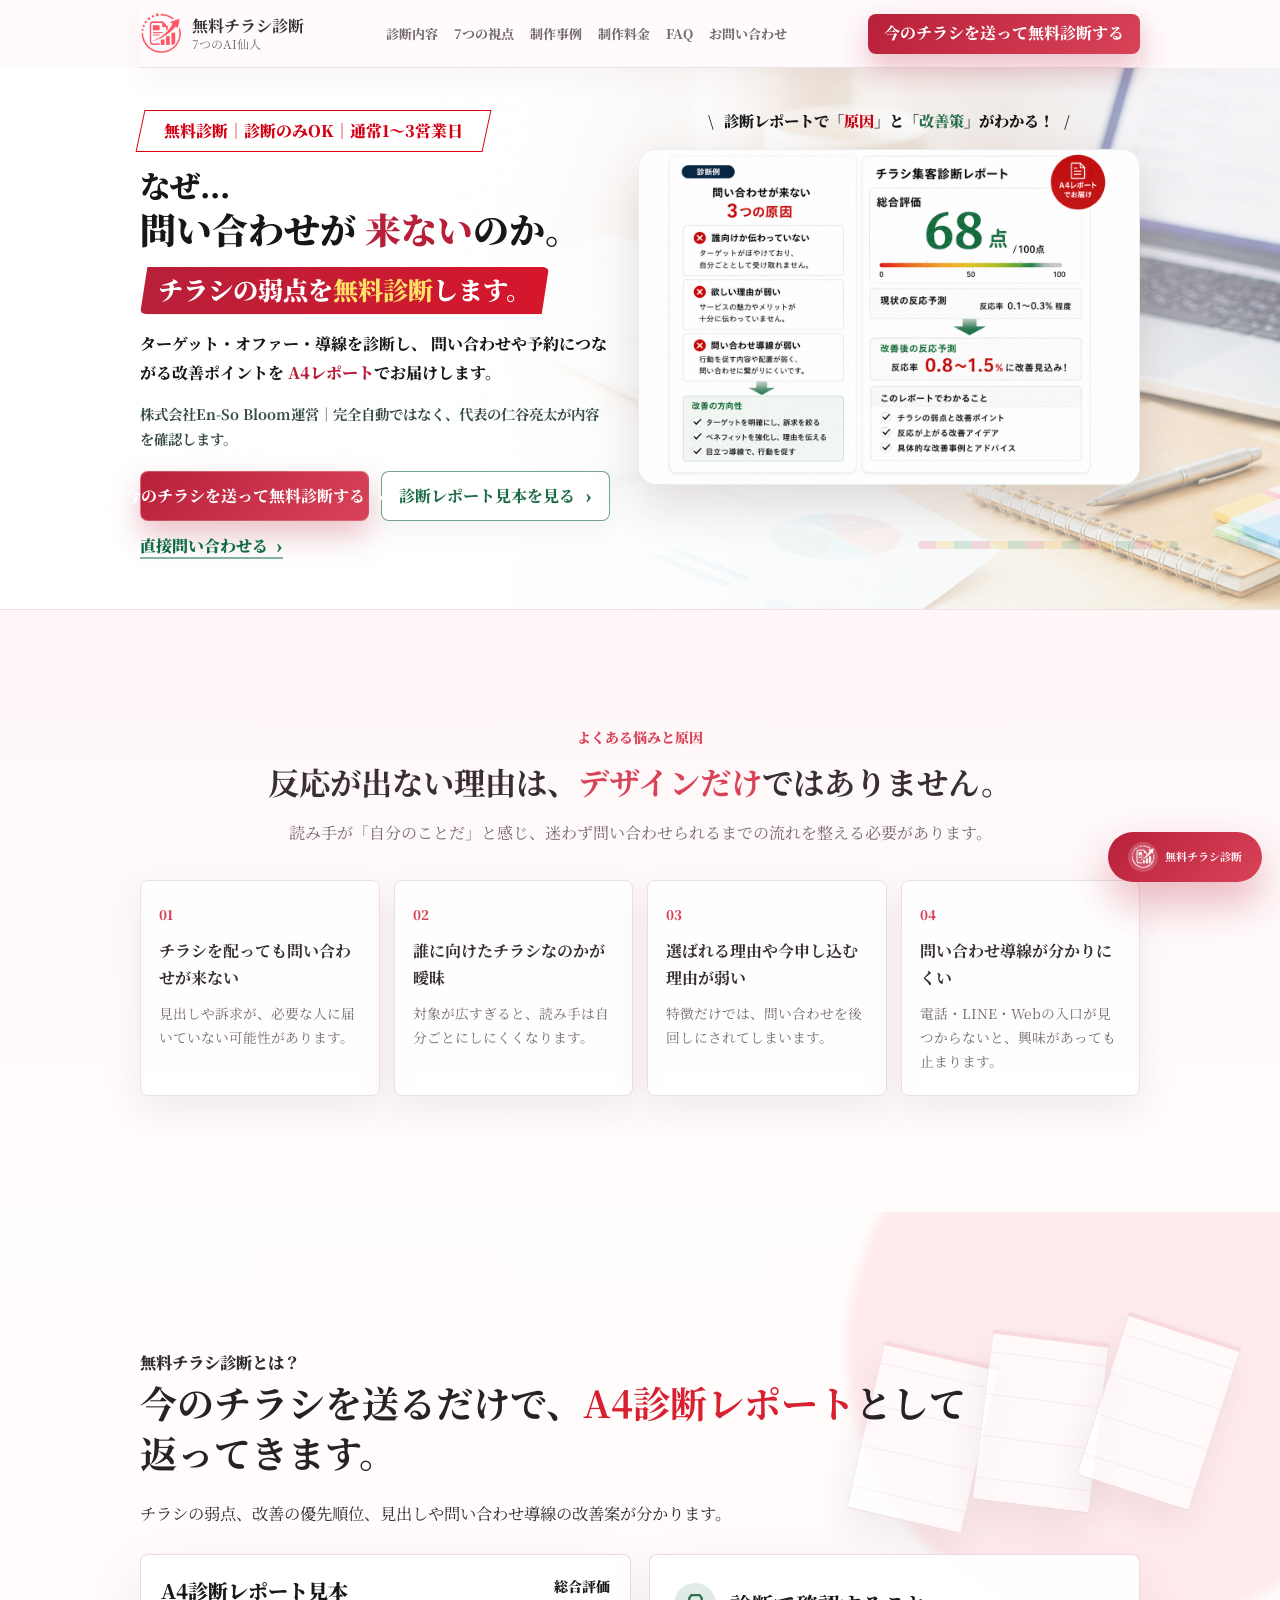
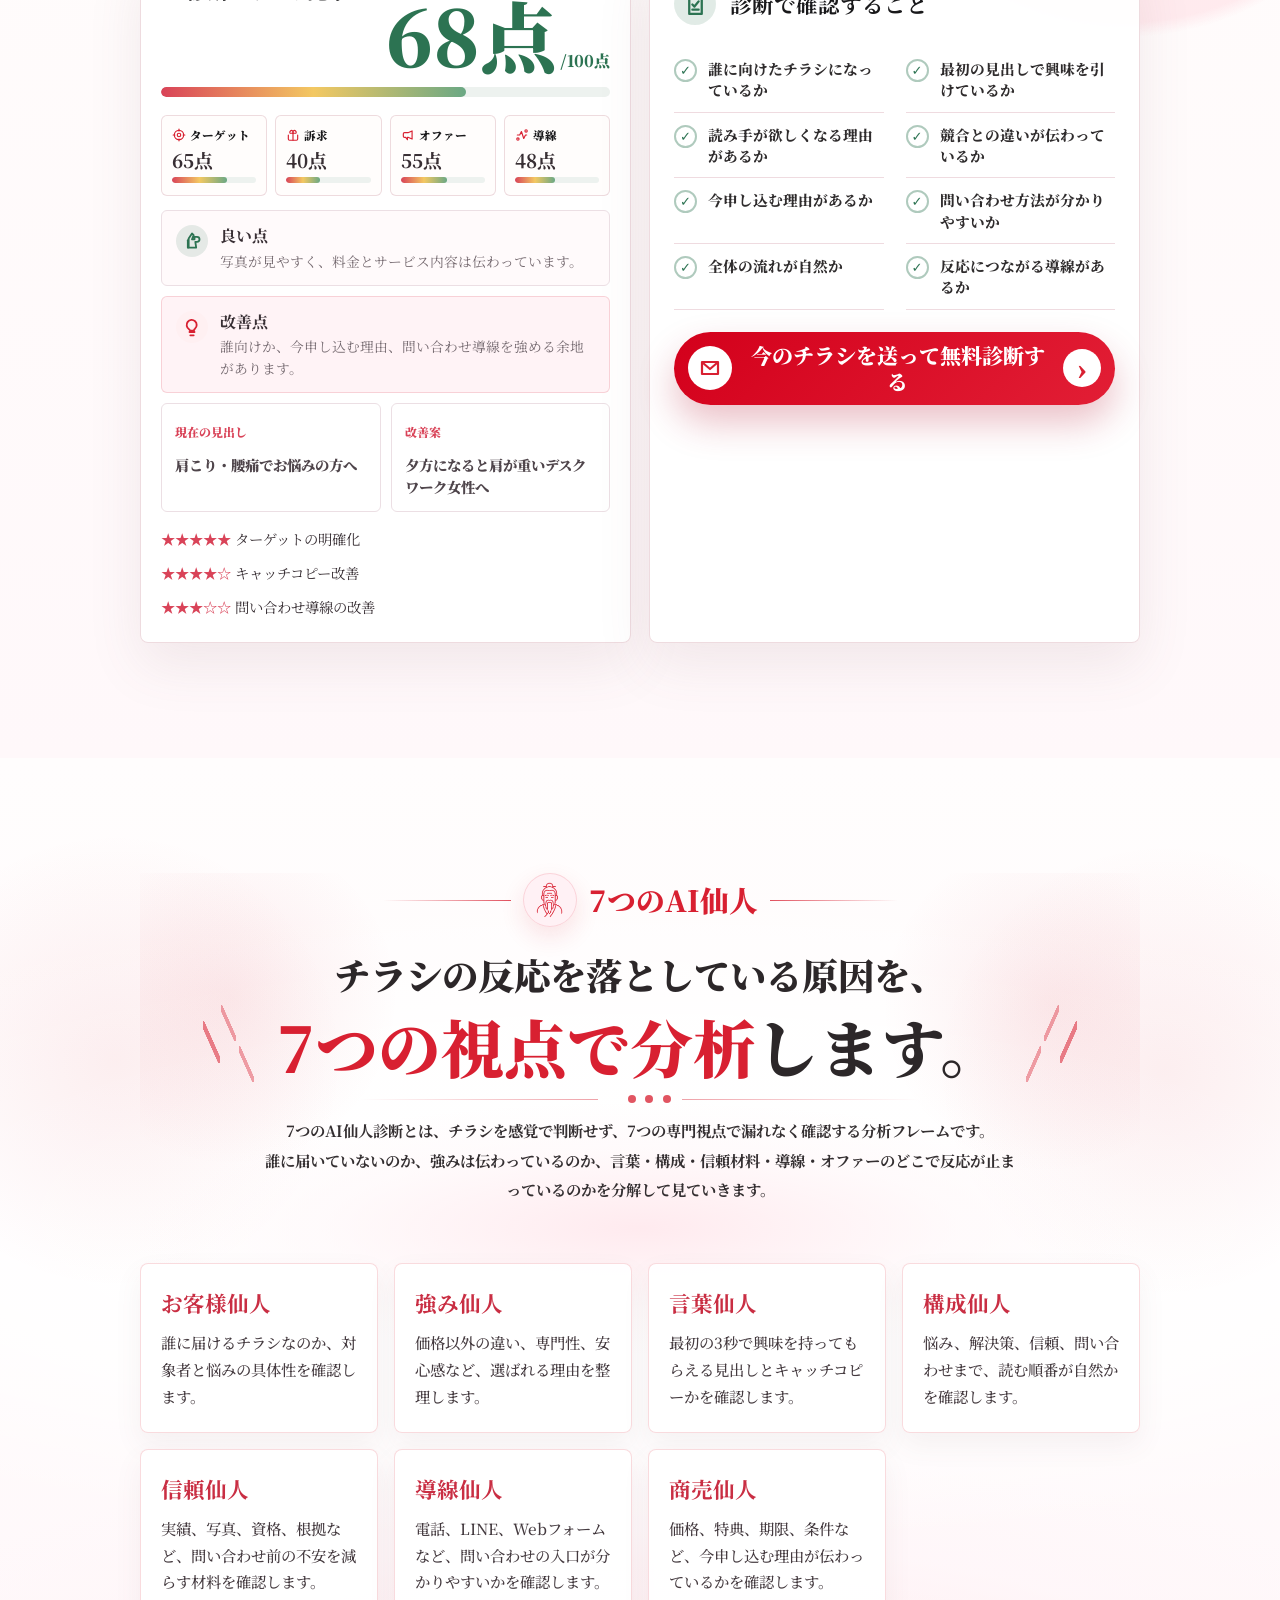
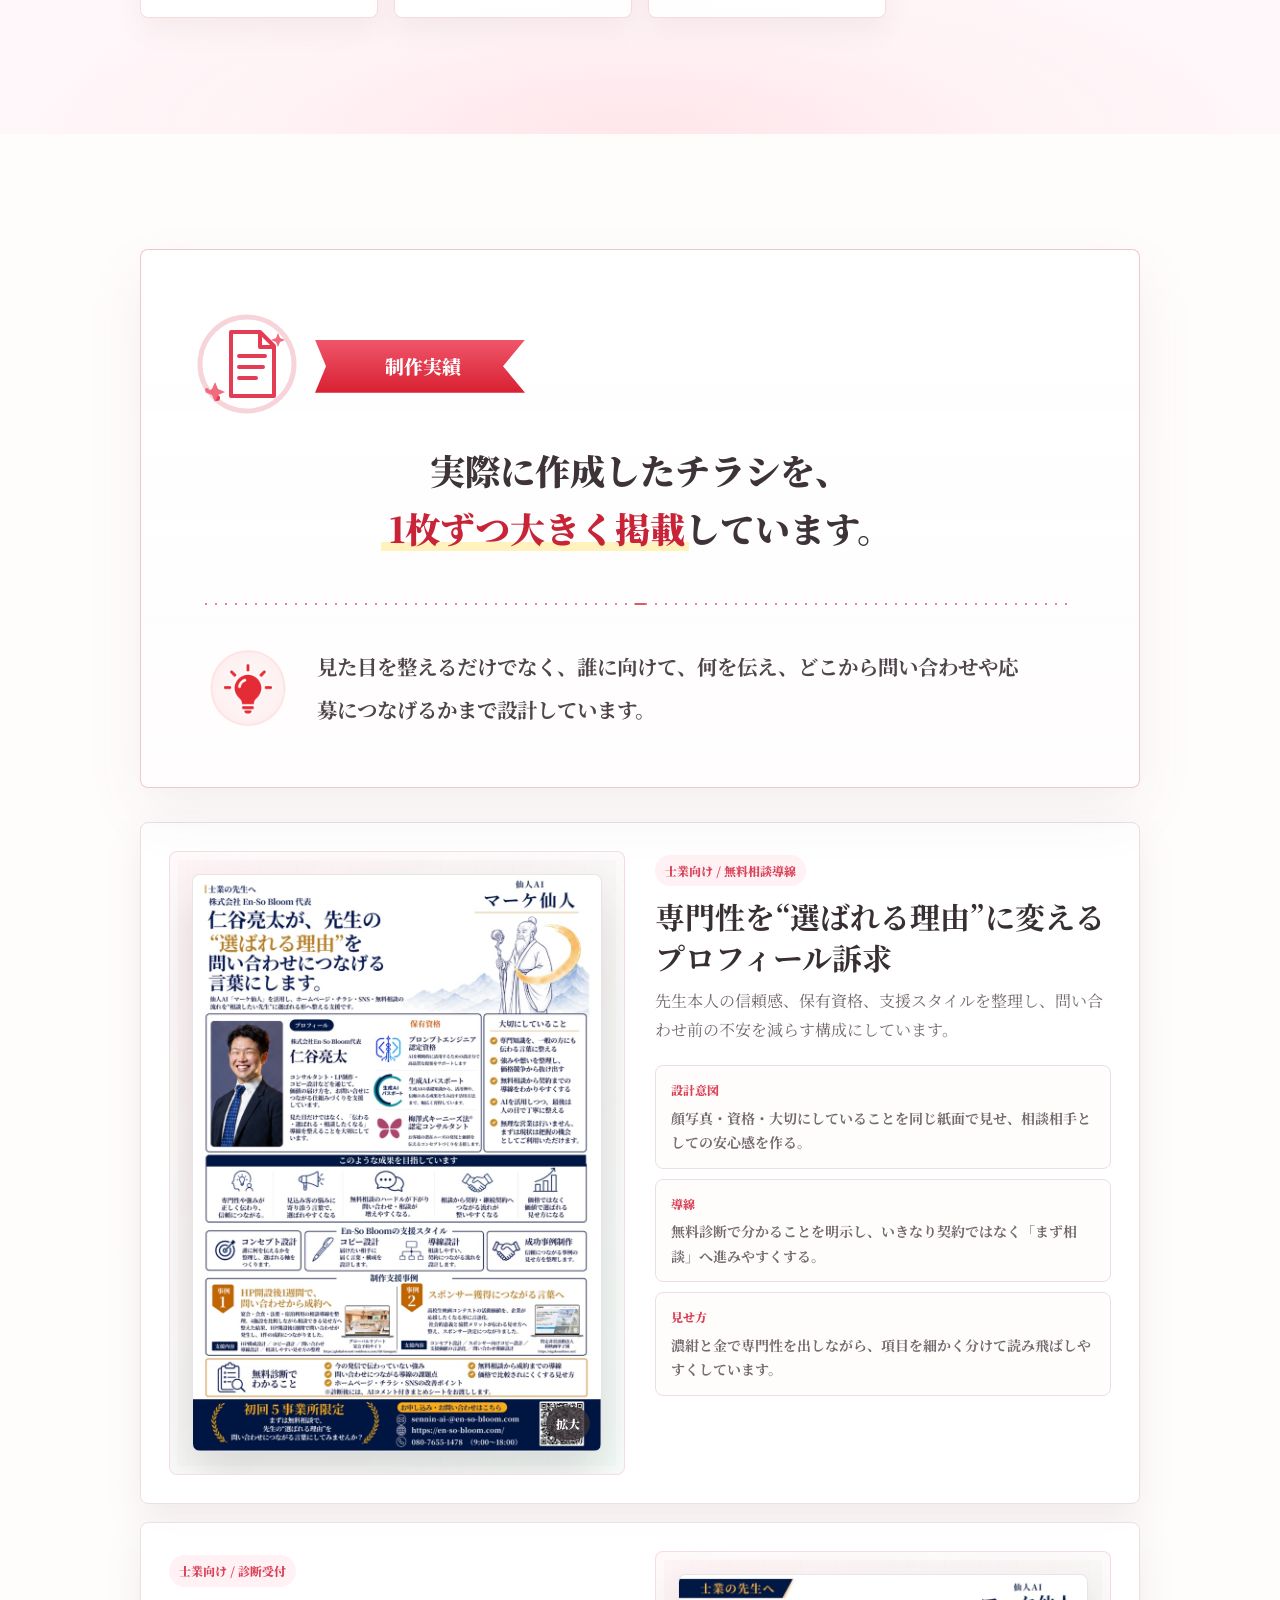
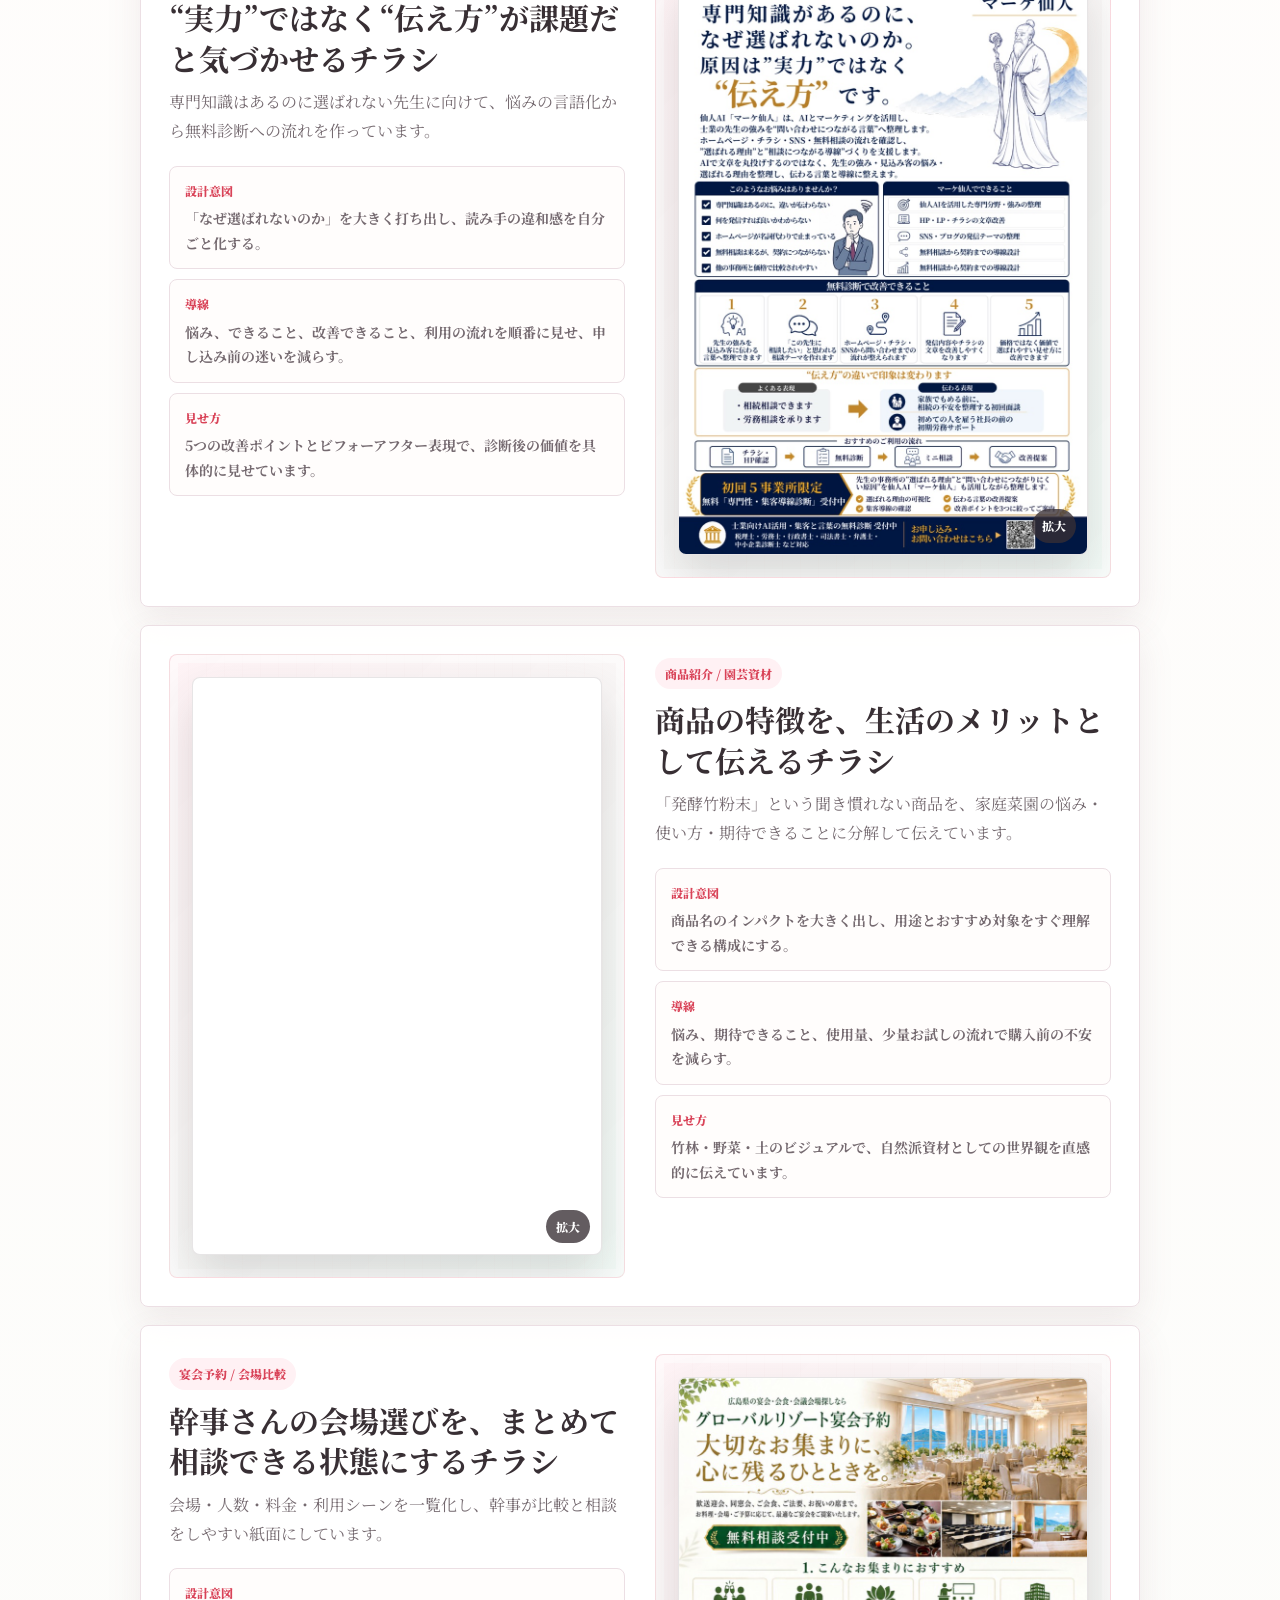
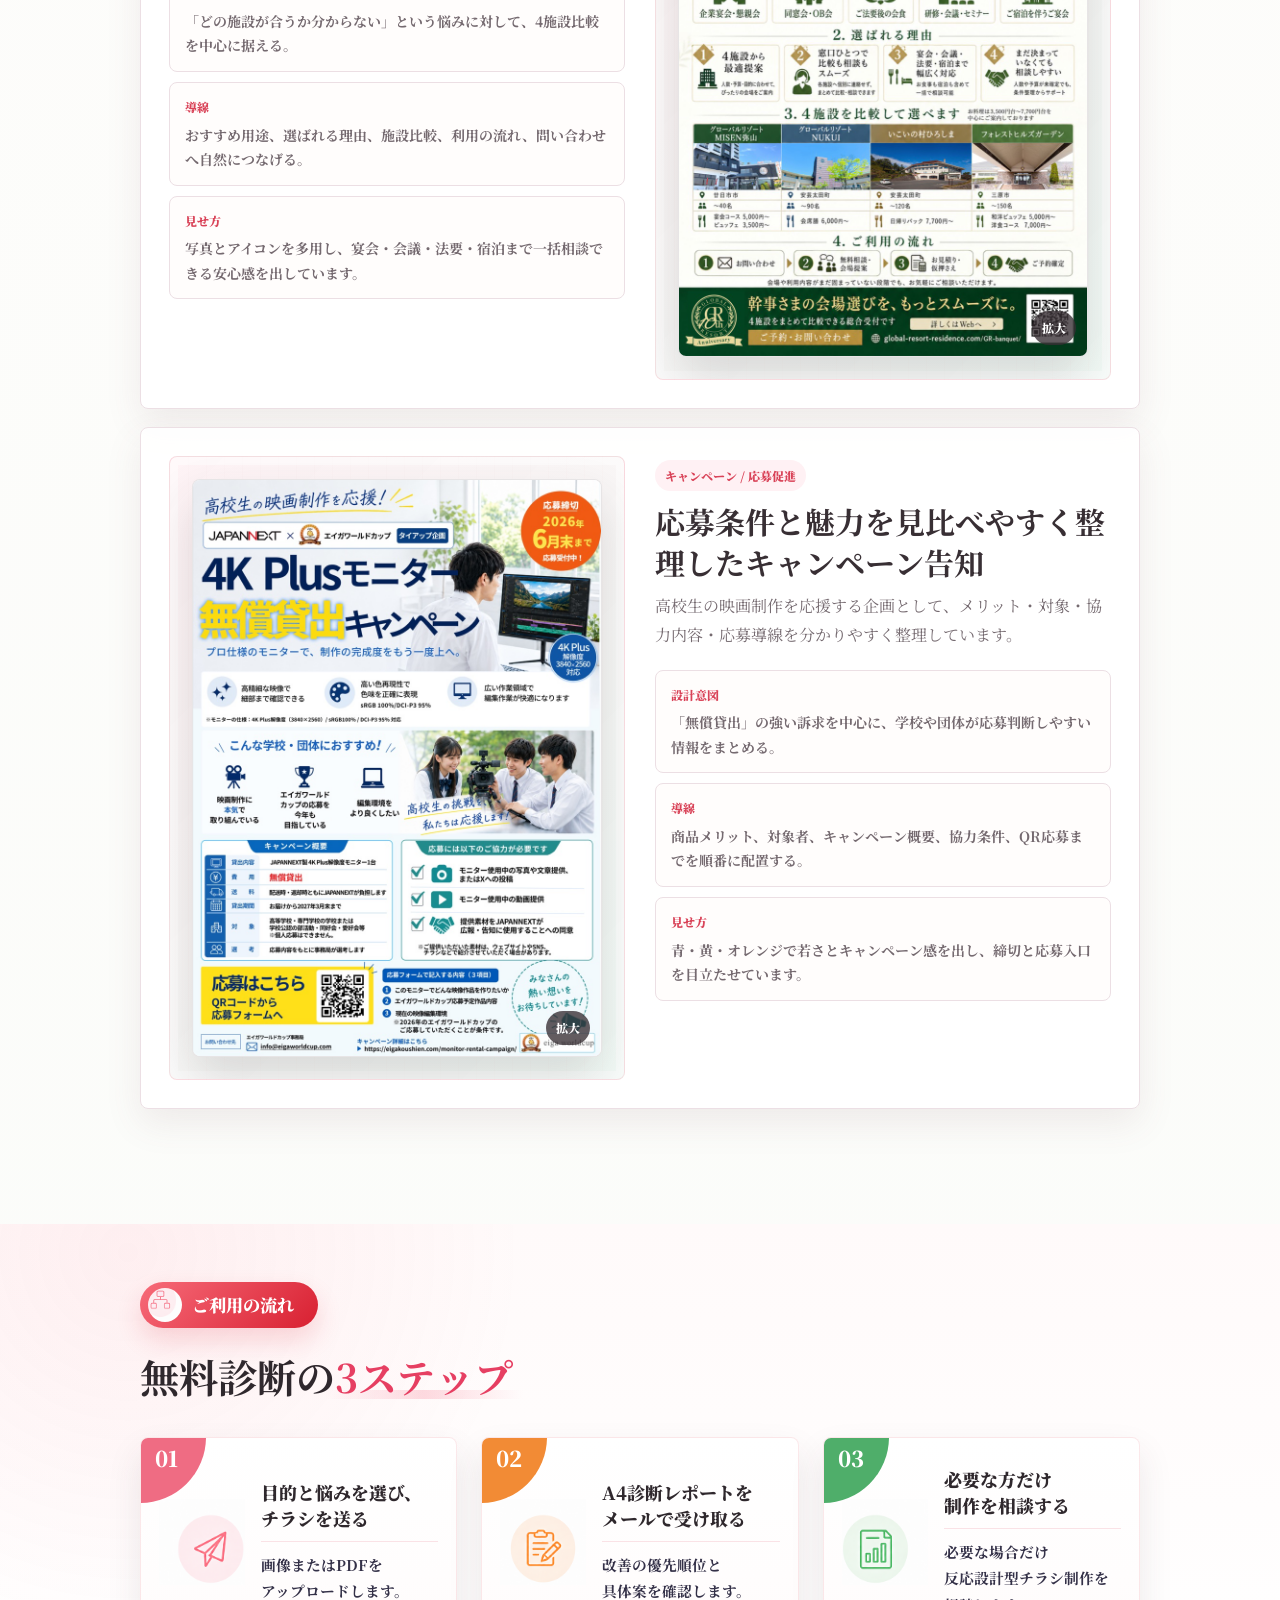
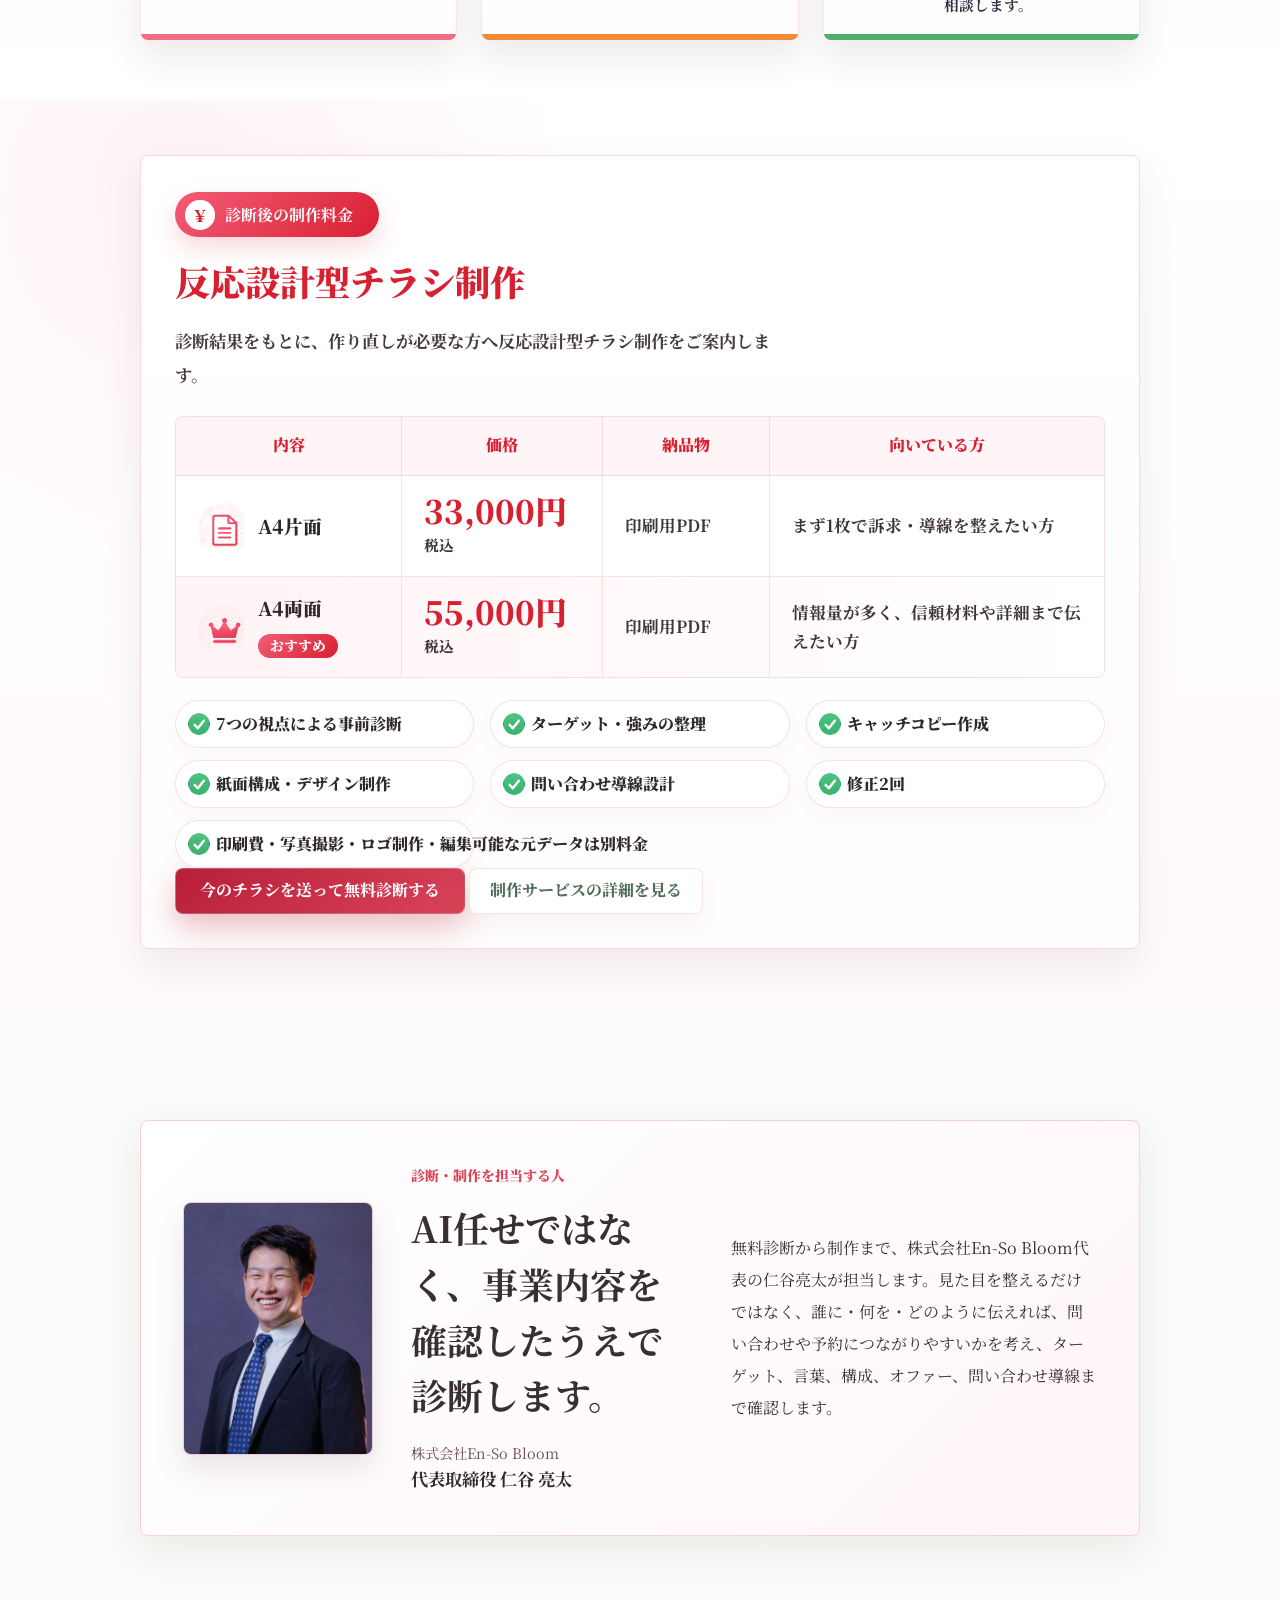
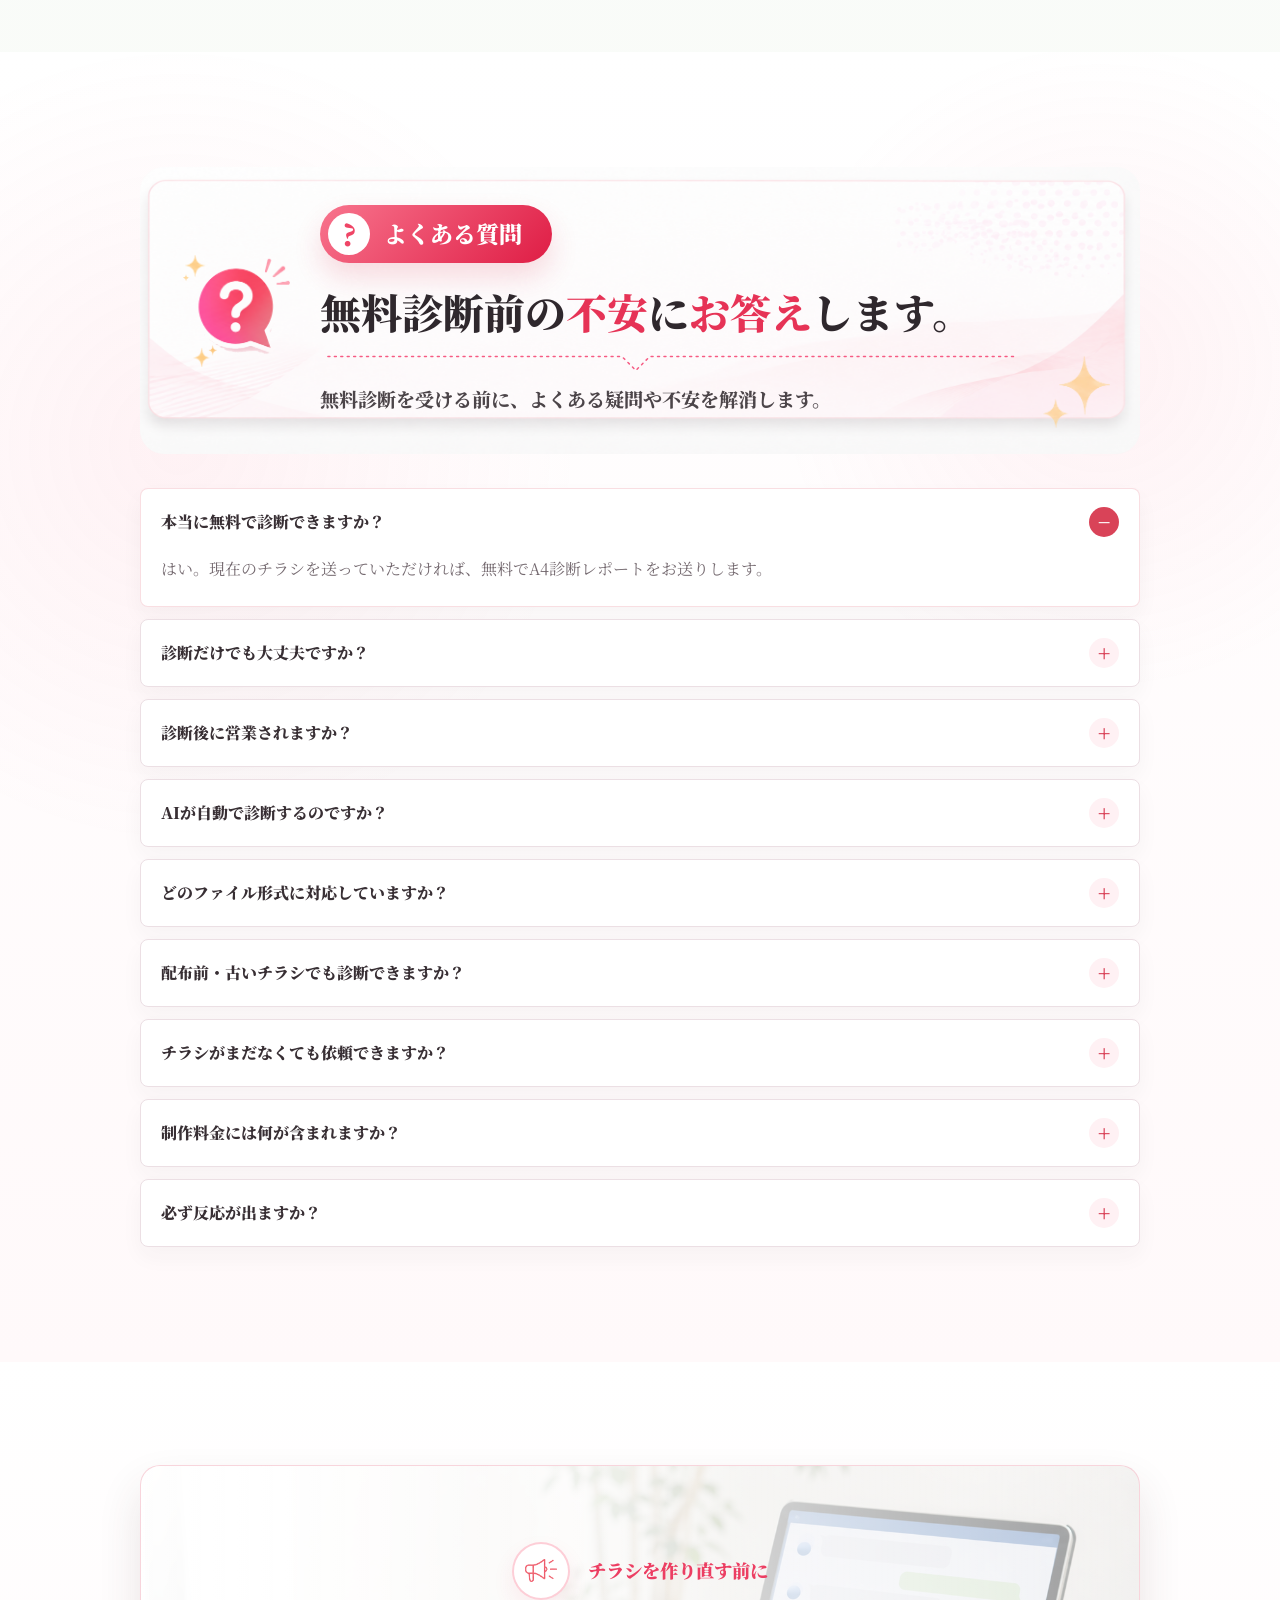
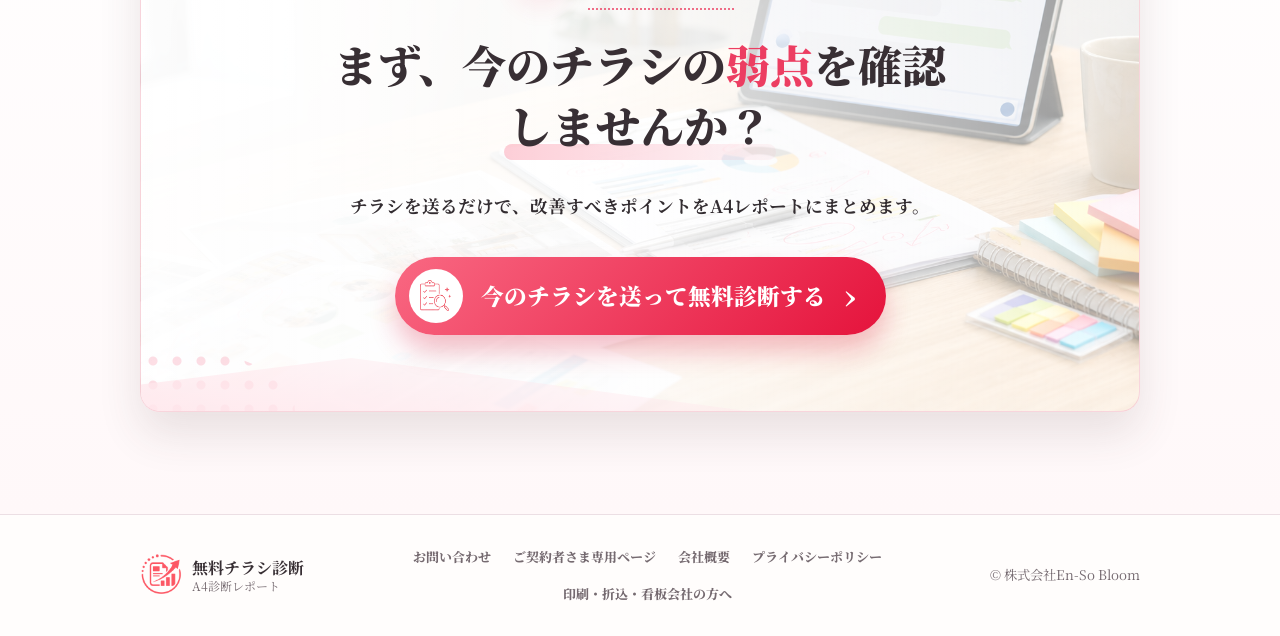
<file: index.html>
<!doctype html>
<html lang="ja">
  <head>
    <meta charset="utf-8" />
    <meta name="viewport" content="width=device-width, initial-scale=1" />
    <title>今のチラシ、本当に反応が取れていますか？ | 無料チラシ診断</title>
    <meta
      name="description"
      content="配っても反応が出ないチラシの原因を無料診断。7つのAI仙人の分析フレームで改善ポイントをA4レポートにまとめてお返しします。"
    />
    <link rel="preconnect" href="https://fonts.googleapis.com" />
    <link rel="preconnect" href="https://fonts.gstatic.com" crossorigin />
    <link href="https://fonts.googleapis.com/css2?family=Noto+Serif+JP:wght@500;600;700;800;900&display=swap" rel="stylesheet" />
    <link rel="icon" type="image/png" href="assets/logo-mark.png" />
    <link rel="stylesheet" href="styles.css?v=20260806-chatcompact1" />
  </head>
  <body>
    <header class="site-header" aria-label="サイトヘッダー">
      <a class="brand" href="#top" aria-label="無料チラシ診断 トップ">
        <span class="brand-mark"><img src="assets/logo-mark.png" alt="" /></span>
        <span>
          <strong>無料チラシ診断</strong>
          <small>7つのAI仙人</small>
        </span>
      </a>
      <nav class="site-nav" aria-label="主要ナビゲーション">
        <a href="#diagnosis">診断内容</a>
        <a href="#sages">7つの視点</a>
        <a href="#works">制作事例</a>
        <a href="#pricing">制作料金</a>
        <a href="#faq">FAQ</a>
        <a href="contact.html">お問い合わせ</a>
      </nav>
      <button class="header-cta js-open-chat" type="button" data-chat-route="free_diagnosis">今のチラシを送って無料診断する</button>
    </header>

    <main id="top">
      <section class="hero" aria-labelledby="hero-title">
        <img class="hero-image" src="assets/hero-desk-bg.jpg" alt="チラシ診断レポートを確認するデスクの背景" />
        <div class="hero-scrim" aria-hidden="true"></div>
        <div class="hero-content">
          <div class="hero-text">
            <p class="eyebrow hero-eyebrow">無料診断｜診断のみOK｜通常1〜3営業日</p>
            <h1 id="hero-title" class="hero-headline" aria-label="なぜ問い合わせが来ないのか。">
              <span class="headline-kicker">なぜ...</span>
              <span class="headline-main">問い合わせが</span>
              <span class="headline-main"><em><span class="keep">来ない</span></em>のか。</span>
            </h1>
            <p class="hero-ribbon">チラシの弱点を<span>無料診断</span>します。</p>
            <p class="hero-copy">
              ターゲット・オファー・導線を診断し、
              問い合わせや予約につながる改善ポイントを
              <strong>A4レポート</strong>でお届けします。
            </p>
            <p class="operator-note">株式会社En-So Bloom運営｜完全自動ではなく、代表の仁谷亮太が内容を確認します。</p>
            <div class="hero-actions">
              <button class="primary-button js-open-chat" type="button" data-chat-route="free_diagnosis">今のチラシを送って無料診断する</button>
              <a class="secondary-button" href="#diagnosis">診断レポート見本を見る</a>
            </div>
            <a class="direct-contact-link" href="contact.html">直接問い合わせる</a>
          </div>
          <div class="hero-visual hero-report-visual" aria-label="無料診断レポートの返却イメージ">
            <p class="report-note">診断レポートで「<span>原因</span>」と「<em>改善策</em>」がわかる！</p>
            <img
              class="hero-report-image"
              src="assets/hero-report-panel.png"
              alt="問い合わせが来ない原因と改善策がわかるチラシ集客診断レポートの見本"
            />
          </div>
        </div>
      </section>

      <section class="section streamlined-problems" aria-labelledby="problems-title">
        <div class="section-inner">
          <div class="section-heading">
            <p class="eyebrow">よくある悩みと原因</p>
            <h2 id="problems-title">反応が出ない理由は、<em>デザインだけ</em>ではありません。</h2>
            <p>読み手が「自分のことだ」と感じ、迷わず問い合わせられるまでの流れを整える必要があります。</p>
          </div>
          <div class="streamlined-card-grid">
            <article><span>01</span><h3>チラシを配っても問い合わせが来ない</h3><p>見出しや訴求が、必要な人に届いていない可能性があります。</p></article>
            <article><span>02</span><h3>誰に向けたチラシなのかが曖昧</h3><p>対象が広すぎると、読み手は自分ごとにしにくくなります。</p></article>
            <article><span>03</span><h3>選ばれる理由や今申し込む理由が弱い</h3><p>特徴だけでは、問い合わせを後回しにされてしまいます。</p></article>
            <article><span>04</span><h3>問い合わせ導線が分かりにくい</h3><p>電話・LINE・Webの入口が見つからないと、興味があっても止まります。</p></article>
          </div>
        </div>
      </section>





      <section id="diagnosis" class="section diagnosis-section" aria-labelledby="diagnosis-title">
        <div class="section-inner diagnosis-inner">
          <div class="diagnosis-heading">
            <p class="diagnosis-eyebrow">無料チラシ診断とは？</p>
            <h2 id="diagnosis-title">今のチラシを送るだけで、<em>A4診断レポート</em>として返ってきます。</h2>
            <p>チラシの弱点、改善の優先順位、見出しや問い合わせ導線の改善案が分かります。</p>
          </div>
          <div class="diagnosis-paper-stack" aria-hidden="true">
            <span></span>
            <span></span>
            <span></span>
          </div>
          <div class="diagnosis-layout diagnosis-modern">
            <article class="diagnosis-report-card" aria-label="A4診断レポート見本">
              <div class="report-top">
                <span>A4診断レポート<wbr>見本</span>
                <strong><small>総合評価</small><b>68点<em>/100点</em></b></strong>
              </div>
              <div class="score-bar" aria-hidden="true"><span></span></div>
              <div class="score-grid" aria-label="項目別スコア">
                <div>
                  <span>
                    <svg viewBox="0 0 24 24" aria-hidden="true" focusable="false"><circle cx="12" cy="12" r="8" /><circle cx="12" cy="12" r="3" /><path d="M12 2v3M22 12h-3M12 22v-3M2 12h3" /></svg>
                    ターゲット
                  </span>
                  <strong>65点</strong>
                  <i style="--value: 65%"></i>
                </div>
                <div>
                  <span>
                    <svg viewBox="0 0 24 24" aria-hidden="true" focusable="false"><path d="M20 12v7a2 2 0 0 1-2 2H6a2 2 0 0 1-2-2v-7" /><path d="M12 21V9" /><path d="M8 9h8" /><path d="M7 9a3 3 0 1 1 5 0 3 3 0 1 1 5 0" /></svg>
                    訴求
                  </span>
                  <strong>40点</strong>
                  <i style="--value: 40%"></i>
                </div>
                <div>
                  <span>
                    <svg viewBox="0 0 24 24" aria-hidden="true" focusable="false"><path d="M4 10v4a2 2 0 0 0 2 2h2l3 4v-4h1l7 3V5l-7 3H6a2 2 0 0 0-2 2Z" /></svg>
                    オファー
                  </span>
                  <strong>55点</strong>
                  <i style="--value: 55%"></i>
                </div>
                <div>
                  <span>
                    <svg viewBox="0 0 24 24" aria-hidden="true" focusable="false"><path d="M4 12h4l3-6 4 12 3-6h2" /><circle cx="5" cy="19" r="2" /><circle cx="19" cy="5" r="2" /></svg>
                    導線
                  </span>
                  <strong>48点</strong>
                  <i style="--value: 48%"></i>
                </div>
              </div>
              <div class="report-block">
                <span class="report-mini-icon" aria-hidden="true">
                  <svg viewBox="0 0 24 24" focusable="false"><path d="M7 11v9" /><path d="M15 7h3a3 3 0 0 1 0 6h-2l1 7H8V9l4-6 2 2-2 5h3Z" /></svg>
                </span>
                <h3>良い点</h3>
                <p>写真が見やすく、料金とサービス内容は伝わっています。</p>
              </div>
              <div class="report-block warning">
                <span class="report-mini-icon" aria-hidden="true">
                  <svg viewBox="0 0 24 24" focusable="false"><path d="M9 18h6" /><path d="M10 22h4" /><path d="M8.4 14.6A6 6 0 1 1 15.6 14c-.8.6-1.2 1.5-1.4 2.5H9.8c-.2-.8-.6-1.4-1.4-1.9Z" /></svg>
                </span>
                <h3>改善点</h3>
                <p>誰向けか、今申し込む理由、問い合わせ導線を強める余地があります。</p>
              </div>
              <div class="copy-compare">
                <div>
                  <span>現在の見出し</span>
                  <p>肩こり・腰痛でお悩みの方へ</p>
                </div>
                <div>
                  <span>改善案</span>
                  <p>夕方になると肩が重いデスクワーク女性へ</p>
                </div>
              </div>
              <div class="priority-list">
                <p><strong>★★★★★</strong> ターゲットの明確化</p>
                <p><strong>★★★★☆</strong> キャッチコピー改善</p>
                <p><strong>★★★☆☆</strong> 問い合わせ導線の改善</p>
              </div>
            </article>
            <aside class="diagnosis-side-card">
              <h3>
                <span aria-hidden="true">
                  <svg viewBox="0 0 24 24" focusable="false"><path d="M8 3h8l2 3v15H6V6l2-3Z" /><path d="M9 12l2 2 4-5" /><path d="M9 17h6" /></svg>
                </span>
                診断で確認すること
              </h3>
              <ul class="diagnosis-checks">
                <li>誰に向けたチラシになっているか</li>
                <li>最初の見出しで興味を引けているか</li>
                <li>読み手が欲しくなる理由があるか</li>
                <li>競合との違いが伝わっているか</li>
                <li>今申し込む理由があるか</li>
                <li>問い合わせ方法が分かりやすいか</li>
                <li>全体の流れが自然か</li>
                <li>反応につながる導線があるか</li>
              </ul>
              <button class="diagnosis-cta js-open-chat" type="button" data-chat-route="free_diagnosis">
                <span aria-hidden="true">
                  <svg viewBox="0 0 24 24" focusable="false"><path d="M4 6h16v12H4V6Z" /><path d="m5 7 7 6 7-6" /></svg>
                </span>
                今のチラシを送って無料診断する
                <i aria-hidden="true">›</i>
              </button>
            </aside>
          </div>
        </div>
      </section>





      <section id="sages" class="section tinted" aria-labelledby="sages-title">
        <div class="section-inner">
          <div class="sages-intro">
            <div class="sages-intro-badge">
              <img src="assets/sages/sage-face-red.png" alt="" loading="lazy" decoding="async" />
              <span>7つのAI仙人</span>
            </div>
            <p class="sages-intro-lead">チラシの反応を落としている原因を、</p>
            <h2 id="sages-title">
              <span><em>7つの視点で分析</em>します。</span>
            </h2>
            <h2 class="sages-title-sp" aria-hidden="true">
              <span class="sages-title-main">チラシの反応を</span>
              <span class="sages-title-main">落としている原因を</span>
              <span><em>7つの視点で分析</em></span>
              <span>します</span>
            </h2>
            <div class="sages-intro-rule sages-intro-dots" aria-hidden="true">
              <span></span>
              <i></i>
              <span></span>
            </div>
            <p class="sages-intro-copy">
              7つのAI仙人診断とは、チラシを感覚で判断せず、7つの専門視点で漏れなく確認する分析フレームです。<br />
              誰に届いていないのか、強みは伝わっているのか、言葉・構成・信頼材料・導線・オファーのどこで反応が止まっているのかを分解して見ていきます。
            </p>
          </div>
          <div class="sage-grid sage-grid-compact" aria-label="7つのAI仙人の診断視点">
            <article>
              <h3>お客様仙人</h3>
              <p>誰に届けるチラシなのか、対象者と悩みの具体性を確認します。</p>
            </article>
            <article>
              <h3>強み仙人</h3>
              <p>価格以外の違い、専門性、安心感など、選ばれる理由を整理します。</p>
            </article>
            <article>
              <h3>言葉仙人</h3>
              <p>最初の3秒で興味を持ってもらえる見出しとキャッチコピーかを確認します。</p>
            </article>
            <article>
              <h3>構成仙人</h3>
              <p>悩み、解決策、信頼、問い合わせまで、読む順番が自然かを確認します。</p>
            </article>
            <article>
              <h3>信頼仙人</h3>
              <p>実績、写真、資格、根拠など、問い合わせ前の不安を減らす材料を確認します。</p>
            </article>
            <article>
              <h3>導線仙人</h3>
              <p>電話、LINE、Webフォームなど、問い合わせの入口が分かりやすいかを確認します。</p>
            </article>
            <article>
              <h3>商売仙人</h3>
              <p>価格、特典、期限、条件など、今申し込む理由が伝わっているかを確認します。</p>
            </article>
          </div>
        </div>
      </section>

      <section id="works" class="section" aria-labelledby="works-title">
        <div class="section-inner">
          <div class="section-heading works-heading">
            <p class="eyebrow">制作実績</p>
            <h2 id="works-title">
              <span>実際に作成したチラシを、</span>
              <span class="works-title-line"><em>1枚ずつ大きく掲載</em><span class="works-title-tail">しています。</span></span>
            </h2>
            <p class="works-heading-note">
              見た目を整えるだけでなく、誰に向けて、何を伝え、どこから問い合わせや応募につなげるかまで設計しています。
            </p>
          </div>
          <div class="work-showcase">
            <article class="work-card legal-work">
              <figure class="work-visual real-work">
                <a class="work-image-link" href="assets/works/marketing-sennin-profile.jpg" target="_blank" rel="noopener">
                  <img src="assets/works/marketing-sennin-profile.jpg" alt="士業向けマーケ仙人のプロフィール訴求チラシ" loading="lazy" decoding="async" />
                  <span>拡大</span>
                </a>
              </figure>
              <div class="work-content">
                <p class="work-type">士業向け / 無料相談導線</p>
                <h3>専門性を“選ばれる理由”に変えるプロフィール訴求</h3>
                <p>先生本人の信頼感、保有資格、支援スタイルを整理し、問い合わせ前の不安を減らす構成にしています。</p>
                <dl class="work-analysis">
                  <div><dt>設計意図</dt><dd>顔写真・資格・大切にしていることを同じ紙面で見せ、相談相手としての安心感を作る。</dd></div>
                  <div><dt>導線</dt><dd>無料診断で分かることを明示し、いきなり契約ではなく「まず相談」へ進みやすくする。</dd></div>
                  <div><dt>見せ方</dt><dd>濃紺と金で専門性を出しながら、項目を細かく分けて読み飛ばしやすくしています。</dd></div>
                </dl>
              </div>
            </article>
            <article class="work-card legal-work">
              <figure class="work-visual real-work">
                <a class="work-image-link" href="assets/works/marketing-sennin-diagnosis.jpg" target="_blank" rel="noopener">
                  <img src="assets/works/marketing-sennin-diagnosis.jpg" alt="士業向けマーケ仙人の無料診断受付チラシ" loading="lazy" decoding="async" />
                  <span>拡大</span>
                </a>
              </figure>
              <div class="work-content">
                <p class="work-type">士業向け / 診断受付</p>
                <h3>“実力”ではなく“伝え方”が課題だと気づかせるチラシ</h3>
                <p>専門知識はあるのに選ばれない先生に向けて、悩みの言語化から無料診断への流れを作っています。</p>
                <dl class="work-analysis">
                  <div><dt>設計意図</dt><dd>「なぜ選ばれないのか」を大きく打ち出し、読み手の違和感を自分ごと化する。</dd></div>
                  <div><dt>導線</dt><dd>悩み、できること、改善できること、利用の流れを順番に見せ、申し込み前の迷いを減らす。</dd></div>
                  <div><dt>見せ方</dt><dd>5つの改善ポイントとビフォーアフター表現で、診断後の価値を具体的に見せています。</dd></div>
                </dl>
              </div>
            </article>
            <article class="work-card food-work">
              <figure class="work-visual real-work">
                <a class="work-image-link" href="assets/works/bamboo-ferment-flyer.jpg" target="_blank" rel="noopener">
                  <img src="assets/works/bamboo-ferment-flyer.jpg" alt="発酵竹粉末の商品紹介チラシ" loading="lazy" decoding="async" />
                  <span>拡大</span>
                </a>
              </figure>
              <div class="work-content">
                <p class="work-type">商品紹介 / 園芸資材</p>
                <h3>商品の特徴を、生活のメリットとして伝えるチラシ</h3>
                <p>「発酵竹粉末」という聞き慣れない商品を、家庭菜園の悩み・使い方・期待できることに分解して伝えています。</p>
                <dl class="work-analysis">
                  <div><dt>設計意図</dt><dd>商品名のインパクトを大きく出し、用途とおすすめ対象をすぐ理解できる構成にする。</dd></div>
                  <div><dt>導線</dt><dd>悩み、期待できること、使用量、少量お試しの流れで購入前の不安を減らす。</dd></div>
                  <div><dt>見せ方</dt><dd>竹林・野菜・土のビジュアルで、自然派資材としての世界観を直感的に伝えています。</dd></div>
                </dl>
              </div>
            </article>
            <article class="work-card banquet-work">
              <figure class="work-visual real-work">
                <a class="work-image-link" href="assets/works/banquet-resort-flyer.jpg" target="_blank" rel="noopener">
                  <img src="assets/works/banquet-resort-flyer.jpg" alt="グローバルリゾート宴会予約チラシ" loading="lazy" decoding="async" />
                  <span>拡大</span>
                </a>
              </figure>
              <div class="work-content">
                <p class="work-type">宴会予約 / 会場比較</p>
                <h3>幹事さんの会場選びを、まとめて相談できる状態にするチラシ</h3>
                <p>会場・人数・料金・利用シーンを一覧化し、幹事が比較と相談をしやすい紙面にしています。</p>
                <dl class="work-analysis">
                  <div><dt>設計意図</dt><dd>「どの施設が合うか分からない」という悩みに対して、4施設比較を中心に据える。</dd></div>
                  <div><dt>導線</dt><dd>おすすめ用途、選ばれる理由、施設比較、利用の流れ、問い合わせへ自然につなげる。</dd></div>
                  <div><dt>見せ方</dt><dd>写真とアイコンを多用し、宴会・会議・法要・宿泊まで一括相談できる安心感を出しています。</dd></div>
                </dl>
              </div>
            </article>
            <article class="work-card monitor-work">
              <figure class="work-visual real-work">
                <a class="work-image-link" href="assets/works/monitor-campaign-flyer.jpg" target="_blank" rel="noopener">
                  <img src="assets/works/monitor-campaign-flyer.jpg" alt="4K Plusモニター無償貸出キャンペーンチラシ" loading="lazy" decoding="async" />
                  <span>拡大</span>
                </a>
              </figure>
              <div class="work-content">
                <p class="work-type">キャンペーン / 応募促進</p>
                <h3>応募条件と魅力を見比べやすく整理したキャンペーン告知</h3>
                <p>高校生の映画制作を応援する企画として、メリット・対象・協力内容・応募導線を分かりやすく整理しています。</p>
                <dl class="work-analysis">
                  <div><dt>設計意図</dt><dd>「無償貸出」の強い訴求を中心に、学校や団体が応募判断しやすい情報をまとめる。</dd></div>
                  <div><dt>導線</dt><dd>商品メリット、対象者、キャンペーン概要、協力条件、QR応募までを順番に配置する。</dd></div>
                  <div><dt>見せ方</dt><dd>青・黄・オレンジで若さとキャンペーン感を出し、締切と応募入口を目立たせています。</dd></div>
                </dl>
              </div>
            </article>
          </div>
        </div>
      </section>





      <section class="section flow-section" aria-labelledby="flow-title">
        <div class="section-inner flow-panel">
          <div class="flow-heading">
            <p class="flow-eyebrow"><span aria-hidden="true"></span>ご利用の流れ</p>
            <h2 id="flow-title">無料診断の<em>3ステップ</em></h2>
          </div>
          <ol class="flow-list">
            <li class="flow-card flow-red">
              <span class="flow-num">01</span>
              <img src="assets/flow/flow-send.png" alt="" loading="lazy" decoding="async" />
              <div>
                <strong>目的と悩みを選び、<br />チラシを送る</strong>
                <p>画像またはPDFを<br />アップロードします。</p>
              </div>
            </li>
            <li class="flow-card flow-orange">
              <span class="flow-num">02</span>
              <img src="assets/flow/flow-input.png" alt="" loading="lazy" decoding="async" />
              <div>
                <strong>A4診断レポートを<br />メールで受け取る</strong>
                <p>改善の優先順位と<br />具体案を確認します。</p>
              </div>
            </li>
            <li class="flow-card flow-green">
              <span class="flow-num">03</span>
              <img src="assets/flow/flow-report.png" alt="" loading="lazy" decoding="async" />
              <div>
                <strong>必要な方だけ<br />制作を相談する</strong>
                <p>必要な場合だけ<br />反応設計型チラシ制作を相談します。</p>
              </div>
            </li>
          </ol>
        </div>
      </section>

      <section id="pricing" class="section pricing-section" aria-labelledby="pricing-title">
        <div class="section-inner pricing-panel">
          <div class="pricing-heading">
            <p class="eyebrow"><span class="pricing-label-icon" aria-hidden="true"></span>診断後の制作料金</p>
            <h2 id="pricing-title"><em>反応設計型チラシ制作</em></h2>
            <p>診断結果をもとに、作り直しが必要な方へ反応設計型チラシ制作をご案内します。</p>
          </div>
          <div class="pricing-hero-art" aria-hidden="true"></div>
          <div class="pricing-table" role="table" aria-label="反応設計型チラシ制作料金">
            <div class="pricing-row pricing-head" role="row">
              <span role="columnheader">内容</span>
              <span role="columnheader">価格</span>
              <span role="columnheader">納品物</span>
              <span role="columnheader">向いている方</span>
            </div>
            <div class="pricing-row" role="row">
              <span role="cell" class="plan-cell"><i class="plan-icon plan-light" aria-hidden="true"></i><strong>A4片面</strong></span>
              <span role="cell"><b>33,000円</b><small>税込</small></span>
              <span role="cell">印刷用PDF</span>
              <span role="cell">まず1枚で訴求・導線を整えたい方</span>
            </div>
            <div class="pricing-row recommended-row" role="row">
              <span role="cell" class="plan-cell"><i class="plan-icon plan-standard" aria-hidden="true"></i><strong>A4両面</strong><em>おすすめ</em></span>
              <span role="cell"><b>55,000円</b><small>税込</small></span>
              <span role="cell">印刷用PDF</span>
              <span role="cell">情報量が多く、信頼材料や詳細まで伝えたい方</span>
            </div>
          </div>
          <div class="included-row">
            <span>7つの視点による事前診断</span>
            <span>ターゲット・強みの整理</span>
            <span>キャッチコピー作成</span>
            <span>紙面構成・デザイン制作</span>
            <span>問い合わせ導線設計</span>
            <span>修正2回</span>
            <span>印刷費・写真撮影・ロゴ制作・編集可能な元データは別料金</span>
          </div>
          <div class="pricing-actions">
            <button class="primary-button js-open-chat" type="button" data-chat-route="free_diagnosis">今のチラシを送って無料診断する</button>
            <a class="secondary-button" href="production.html">制作サービスの詳細を見る</a>
          </div>
        </div>
      </section>

      <section class="section owner-section" aria-labelledby="owner-title">
        <div class="section-inner owner-card">
          <figure class="owner-photo">
            <img src="assets/owner-ryota-nitani.jpg" alt="株式会社En-So Bloom 代表取締役 仁谷亮太" loading="lazy" decoding="async" />
          </figure>
          <div class="owner-intro">
            <p class="eyebrow">診断・制作を担当する人</p>
            <h2 id="owner-title">AI任せではなく、事業内容を確認したうえで診断します。</h2>
            <p class="owner-name">株式会社En-So Bloom<br /><strong>代表取締役 仁谷 亮太</strong></p>
          </div>
          <p class="owner-description">無料診断から制作まで、株式会社En-So Bloom代表の仁谷亮太が担当します。見た目を整えるだけではなく、誰に・何を・どのように伝えれば、問い合わせや予約につながりやすいかを考え、ターゲット、言葉、構成、オファー、問い合わせ導線まで確認します。</p>
        </div>
      </section>

      <section id="faq" class="section faq-section" aria-labelledby="faq-title">
        <div class="section-inner">
          <div class="faq-hero">
            <div class="faq-hero-mark" aria-hidden="true"></div>
            <div class="faq-hero-copy">
              <p class="faq-hero-pill"><span>?</span>よくある質問</p>
              <h2 id="faq-title"><span>無料診断前の</span><span><em>不安</em>に<em>お答え</em>します。</span></h2>
              <span class="faq-hero-line" aria-hidden="true"></span>
              <p>無料診断を受ける前に、よくある疑問や不安を解消します。</p>
            </div>
          </div>
          <div class="faq-list">
            <details open>
              <summary>本当に無料で診断できますか？</summary>
              <p>はい。現在のチラシを送っていただければ、無料でA4診断レポートをお送りします。</p>
            </details>
            <details>
              <summary>診断だけでも大丈夫ですか？</summary>
              <p>はい。診断だけでも問題ありません。必要な方にのみ、反応設計型チラシ制作をご案内します。</p>
            </details>
            <details>
              <summary>診断後に営業されますか？</summary>
              <p>診断後、ご希望の方には制作内容と料金をご案内します。無理な営業は行いません。</p>
            </details>
            <details>
              <summary>AIが自動で診断するのですか？</summary>
              <p>完全自動の診断ではありません。7つのAI仙人の分析フレームを活用し、株式会社En-So Bloom代表の仁谷亮太が内容を確認してレポートにまとめます。</p>
            </details>
            <details>
              <summary>どのファイル形式に対応していますか？</summary>
              <p>jpg、jpeg、png、pdfに対応しています。10MB以内で、チラシの内容が読める状態のファイルをお送りください。</p>
            </details>
            <details>
              <summary>配布前・古いチラシでも診断できますか？</summary>
              <p>はい。配布前なら印刷前に改善点を確認でき、古いチラシなら現在のターゲットや訴求とのズレを見直せます。</p>
            </details>
            <details>
              <summary>チラシがまだなくても依頼できますか？</summary>
              <p>はい。新規制作も可能です。業種・目的・ターゲット・掲載したい内容を伺いながら制作します。</p>
            </details>
            <details>
              <summary>制作料金には何が含まれますか？</summary>
              <p>事前診断、ターゲット・強みの整理、キャッチコピー、紙面構成、デザイン、問い合わせ導線設計、修正2回、印刷用PDF納品を含みます。印刷費、写真撮影、ロゴ制作、編集可能な元データは別料金です。</p>
            </details>
            <details>
              <summary>必ず反応が出ますか？</summary>
              <p>反応や売上を保証するものではありません。ただし、ターゲット・訴求・オファー・導線を整理し、反応につながる可能性を高める制作を行います。</p>
            </details>
          </div>
        </div>
      </section>

      <section class="final-cta" aria-labelledby="final-cta-title">
        <div class="section-inner">
          <div class="final-cta-card">
            <div class="final-cta-copy">
              <p class="final-cta-kicker"><span aria-hidden="true"></span>チラシを作り直す前に</p>
              <h2 id="final-cta-title">まず、今のチラシの<em>弱点</em>を確認しませんか？</h2>
              <p>チラシを送るだけで、改善すべきポイントをA4レポートにまとめます。</p>
              <button class="final-cta-button js-open-chat" type="button" data-chat-route="free_diagnosis">
                <span class="final-cta-button-icon" aria-hidden="true"></span>
                <span>今のチラシを送って無料診断する</span>
                <span class="final-cta-button-arrow" aria-hidden="true">›</span>
              </button>
            </div>
          </div>
        </div>
      </section>
    </main>

    <footer class="site-footer">
      <div class="section-inner footer-inner">
        <a class="brand" href="#top" aria-label="無料チラシ診断 トップへ戻る">
          <span class="brand-mark"><img src="assets/logo-mark.png" alt="" /></span>
          <span>
            <strong>無料チラシ診断</strong>
            <small>A4診断レポート</small>
          </span>
        </a>
        <nav aria-label="フッターナビゲーション">
          <a href="contact.html">お問い合わせ</a>
          <a href="portal.html">ご契約者さま専用ページ</a>
          <a href="company.html">会社概要</a>
          <a href="privacy.html">プライバシーポリシー</a>
          <a href="partner.html">印刷・折込・看板会社の方へ</a>
        </nav>
        <small>© 株式会社En-So Bloom</small>
      </div>
    </footer>

    <aside class="chat-shell" aria-label="チラシ・販促受付チャット" data-open="false">
      <button class="chat-launcher js-open-chat" type="button" aria-label="受付チャットを開く" data-cta>
        <span class="chat-launcher-icon" aria-hidden="true"><img src="assets/logo-mark.png" alt="" /></span>
        <span class="chat-launcher-text">
          <strong>無料チラシ診断</strong>
          <small>チャットで受付</small>
        </span>
      </button>
      <section class="chat-panel" aria-labelledby="chat-title">
        <header class="chat-header">
          <div>
            <p>無料診断・制作相談</p>
            <h2 id="chat-title">受付チャット</h2>
          </div>
          <button class="chat-close" type="button" aria-label="チャットを閉じる">×</button>
        </header>
        <div class="chat-messages" id="chatMessages" aria-live="polite"></div>
        <div class="chat-actions" id="chatActions"></div>
        <form class="chat-form" id="chatForm">
          <input id="chatInput" type="text" autocomplete="off" placeholder="メッセージを入力" />
          <button type="submit">送信</button>
        </form>
        <input id="flyerFileInput" type="file" accept=".jpg,.jpeg,.png,.pdf" hidden />
      </section>
    </aside>

    <script src="app-config.js?v=20260629-supabase-leads1"></script>
    <script src="script.js?v=20260806-refocus2"></script>
    <script src="https://lp-analysis-tool.vercel.app/tracking.js" data-site-id="site_63faadce5e66f71d" data-endpoint="https://lp-analysis-tool.vercel.app/api/mvp/track"></script>
  </body>
</html>
</file>
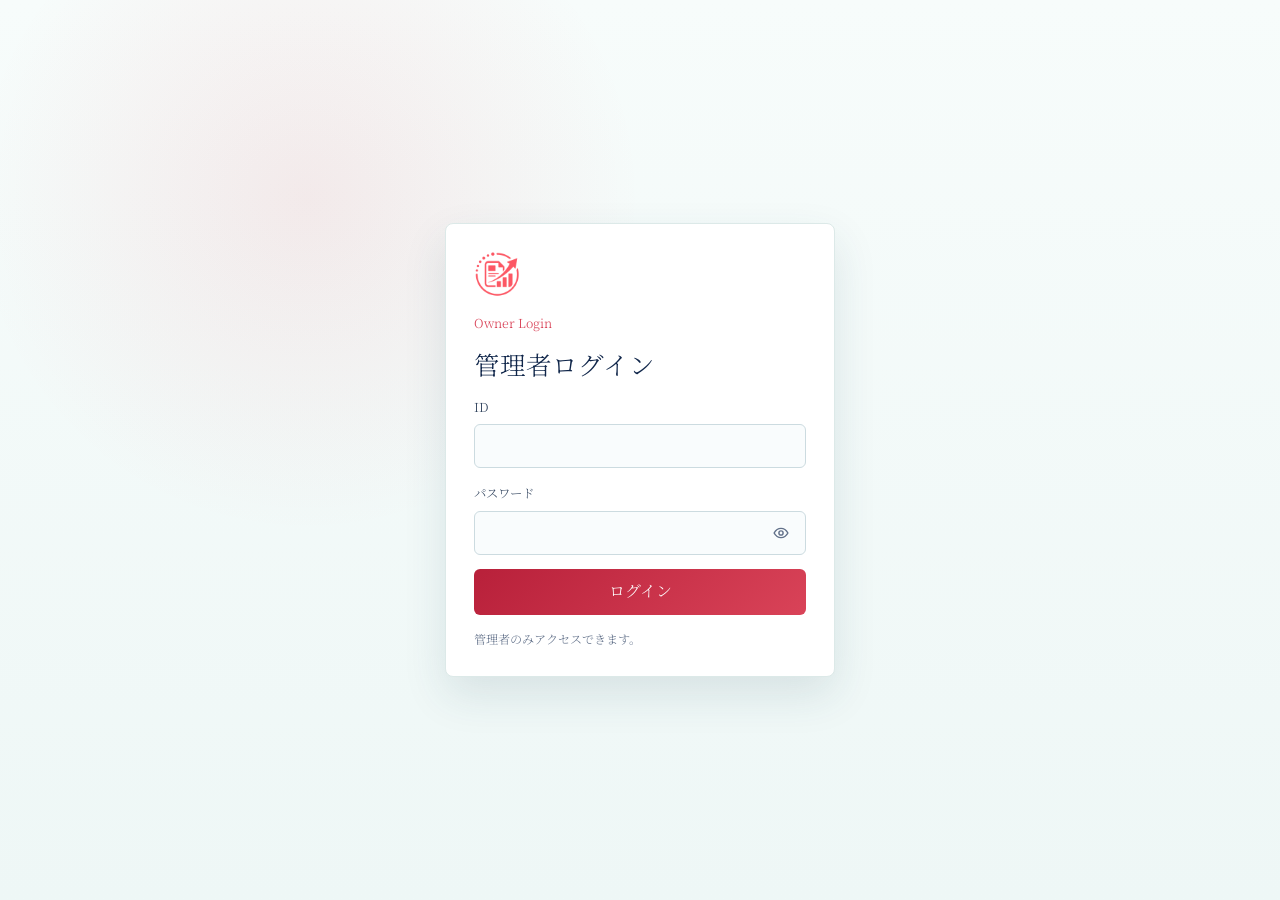
<file: admin.html>
<!doctype html>
<html lang="ja">
  <head>
    <meta charset="utf-8" />
    <meta name="viewport" content="width=device-width, initial-scale=1" />
    <title>管理画面 | 無料チラシ診断</title>
    <meta
      name="description"
      content="無料チラシ診断と反応設計型チラシ制作の受付、案件、返信、納品を管理する画面です。"
    />
    <link rel="preconnect" href="https://fonts.googleapis.com" />
    <link rel="preconnect" href="https://fonts.gstatic.com" crossorigin />
    <link href="https://fonts.googleapis.com/css2?family=Noto+Sans+JP:wght@300;400;500;600;700;800;900&family=Noto+Serif+JP:wght@300;400;500;600;700;800;900&display=swap" rel="stylesheet" />
    <link rel="icon" type="image/png" href="assets/logo-mark.png" />
    <link rel="stylesheet" href="styles.css?v=20260716-chat-track1" />
  </head>
  <body class="admin-page admin-dashboard-page">
    <section class="admin-login-screen" aria-labelledby="admin-login-title">
      <form class="admin-login-card" id="adminLoginForm">
        <span class="brand-mark"><img src="assets/logo-mark.png" alt="" /></span>
        <p>Owner Login</p>
        <h1 id="admin-login-title">管理者ログイン</h1>
        <label>
          <span>ID</span>
          <input name="owner_id" type="email" autocomplete="off" placeholder="" required />
        </label>
        <label>
          <span>パスワード</span>
          <div class="admin-password-field">
            <input id="adminPasswordInput" name="owner_password" type="password" autocomplete="current-password" required />
            <button class="admin-password-toggle" id="adminPasswordToggle" type="button" aria-label="パスワードを表示" aria-pressed="false">
              <svg viewBox="0 0 24 24" aria-hidden="true">
                <path d="M2.8 12s3.4-6.2 9.2-6.2 9.2 6.2 9.2 6.2-3.4 6.2-9.2 6.2S2.8 12 2.8 12Z" />
                <circle cx="12" cy="12" r="2.8" />
              </svg>
            </button>
          </div>
        </label>
        <button type="submit">ログイン</button>
        <small id="adminLoginStatus" aria-live="polite">管理者のみアクセスできます。</small>
      </form>
    </section>
    <div class="admin-shell">
      <aside class="admin-sidebar" aria-label="管理メニュー">
        <a class="admin-sidebar-brand" href="index.html#top" aria-label="無料チラシ診断 トップ">
          <span class="brand-mark"><img src="assets/logo-mark.png" alt="" /></span>
          <span>
            <strong>無料チラシ診断</strong>
            <small>Admin</small>
          </span>
        </a>
        <nav class="admin-side-nav">
          <a class="is-active" data-admin-nav="dashboard" href="admin.html?view=dashboard">ダッシュボード</a>
          <a data-admin-nav="intake" href="admin.html?view=intake">無料診断LP受付・問い合わせ</a>
          <a data-admin-nav="chat" href="admin.html?view=chat">チャットボット分析</a>
          <a data-admin-nav="board" href="admin.html?view=board">案件管理</a>
          <a data-admin-nav="sales" href="admin.html?view=sales">売上管理</a>
          <a data-admin-nav="detail" href="admin.html?view=detail">案件詳細</a>
          <a data-admin-nav="reply" href="admin.html?view=reply">返信・納品</a>
          <a href="portal.html">ユーザーページ</a>
          <a href="index.html#top">無料診断LPへ戻る</a>
        </nav>
        <div class="admin-sidebar-account">
          <strong>info@en-so-bloom.com</strong>
          <span>管理者アカウント</span>
          <a href="index.html#top" data-admin-logout>ログアウト</a>
        </div>
      </aside>

      <main class="admin-app admin-main">
        <header class="admin-topbar" id="admin-dashboard" data-admin-view="dashboard intake chat board sales detail reply">
          <div>
            <h1 id="adminViewTitle">ダッシュボード</h1>
            <p id="adminViewLead">無料診断、問い合わせ、制作案件、納品状況をまとめて確認します。</p>
          </div>
          <div class="admin-topbar-actions">
            <a class="admin-outline-button" href="admin.html?view=chat">チャットボット分析を見る</a>
            <a class="admin-outline-button" href="portal.html">ユーザーページを見る</a>
          </div>
        </header>

        <section class="admin-panel admin-filter-panel" aria-labelledby="admin-filter-title" data-admin-view="dashboard">
          <div>
            <h2 id="admin-filter-title">表示するデータ</h2>
            <p>現在はこのブラウザに保存されたプロトタイプデータを表示しています。</p>
          </div>
          <div class="admin-filter-grid">
            <label>
              <span>対象</span>
              <select>
                <option>すべての受付・案件</option>
                <option>無料診断のみ</option>
                <option>制作案件のみ</option>
              </select>
            </label>
            <label>
              <span>期間</span>
              <select>
                <option>直近7日間</option>
                <option>今月</option>
                <option>すべて</option>
              </select>
            </label>
          </div>
        </section>

        <section class="admin-panel admin-period-panel" aria-labelledby="admin-period-title" data-admin-view="dashboard">
          <div class="admin-panel-head">
            <div>
              <h2 id="admin-period-title">計測期間</h2>
              <p>確認したい期間を選び、受付・案件の状況を確認します。</p>
            </div>
            <label class="admin-switch"><input type="checkbox" checked /> 自動更新</label>
          </div>
          <div class="admin-period-actions" aria-label="期間選択">
            <button type="button">今日</button>
            <button class="is-active" type="button">7日間</button>
            <button type="button">30日間</button>
            <button type="button">今月</button>
            <button type="button">カスタム</button>
          </div>
        </section>

        <section class="admin-panel" aria-labelledby="admin-summary-title" data-admin-view="dashboard">
          <div class="admin-panel-head">
            <div>
              <h2 id="admin-summary-title">全体の状況</h2>
              <p>受付、制作、修正、問い合わせの件数を確認できます。</p>
            </div>
            <button class="admin-dark-button" type="button">表示を更新</button>
          </div>
          <div class="portal-metrics admin-metric-grid">
            <article>
              <span>受付確認中</span>
              <strong id="adminPendingCount">0件</strong>
              <p>内容確認が必要な依頼</p>
            </article>
            <article>
              <span>制作中</span>
              <strong id="adminWorkingCount">0件</strong>
              <p>初稿制作中の案件</p>
            </article>
            <article>
              <span>修正対応</span>
              <strong id="adminRevisionCount">0件</strong>
              <p>修正依頼が届いている案件</p>
            </article>
            <article>
              <span>今月の依頼数</span>
              <strong id="adminMonthlyCount">0件</strong>
              <p>制作枠の利用状況確認用</p>
            </article>
            <article>
              <span>無料診断受付</span>
              <strong id="adminDiagnosisCount">0件</strong>
              <p>LPチャットからの診断申込</p>
            </article>
            <article>
              <span>問い合わせ受付</span>
              <strong id="adminContactCount">0件</strong>
              <p>直接相談・制作/販促相談</p>
            </article>
          </div>
        </section>

        <section class="admin-panel admin-dashboard-inbox" aria-labelledby="admin-dashboard-inbox-title" data-admin-view="dashboard">
          <div class="admin-panel-head">
            <div>
              <h2 id="admin-dashboard-inbox-title">最新の問い合わせ・申し込み内容</h2>
              <p>無料診断、制作相談、販促相談、直接問い合わせを新しい順で確認できます。</p>
            </div>
            <a class="admin-outline-button" href="admin.html?view=intake">受付一覧を見る</a>
          </div>
          <div class="admin-entry-list admin-dashboard-inbox-list" id="adminDashboardInbox"></div>
        </section>

        <section class="admin-panel admin-chart-panel" aria-labelledby="admin-chart-title" data-admin-view="dashboard">
          <div class="admin-panel-head">
            <div>
              <h2 id="admin-chart-title">日別の受付推移</h2>
              <p>無料診断、問い合わせ、制作案件の動きをざっくり確認します。</p>
            </div>
            <button class="admin-dark-button" type="button">流入を詳しく見る</button>
          </div>
          <div class="admin-tab-row">
            <button class="is-active" type="button">無料診断</button>
            <button type="button">問い合わせ</button>
            <button type="button">制作案件</button>
          </div>
          <div class="admin-chart" aria-hidden="true">
            <span style="--bar: 0%"><b>6/19</b></span>
            <span style="--bar: 0%"><b>6/20</b></span>
            <span style="--bar: 0%"><b>6/21</b></span>
            <span style="--bar: 0%"><b>6/22</b></span>
            <span style="--bar: 0%"><b>6/23</b></span>
            <span style="--bar: 0%"><b>6/24</b></span>
            <span style="--bar: 0%"><b>6/25</b></span>
          </div>
        </section>

        <section id="admin-intake" class="admin-intake-section admin-intake-stack" data-admin-view="intake">
          <article class="admin-panel admin-dashboard-inbox admin-intake-inbox" aria-labelledby="admin-intake-inbox-title">
            <div class="admin-panel-head">
              <div>
                <h2 id="admin-intake-inbox-title">最新の受付内容</h2>
                <p>無料診断の申し込み、制作相談、販促相談、直接問い合わせを新しい順で確認できます。</p>
              </div>
              <a class="admin-outline-button" href="admin.html?view=chat">チャットボット分析を見る</a>
            </div>
            <div class="admin-entry-list admin-dashboard-inbox-list" id="adminIntakeInbox"></div>
          </article>

          <article class="admin-panel admin-chat-panel admin-intake-archive">
            <div class="admin-panel-head">
              <div>
                <h2>問い合わせ・申し込み内容</h2>
                <p>チャットボット分析と同じ詳細情報です。無料診断申込、制作相談、販促相談、直接問い合わせを確認できます。</p>
              </div>
            </div>
            <div class="admin-archive-list" id="adminIntakeLeadArchive"></div>
          </article>

          <article class="admin-panel admin-intake-panel">
            <header>
              <span>Free Diagnosis LP</span>
              <h2>無料診断申し込み</h2>
              <p>無料診断LPのチャットボットから入った診断申込です。</p>
            </header>
            <div class="admin-entry-list" id="adminDiagnosisEntries"></div>
          </article>

          <article class="admin-panel admin-intake-panel">
            <header>
              <span>Chatbot / Contact</span>
              <h2>チャットボット・問い合わせ受付</h2>
              <p>無料診断LPのチャットボット、問い合わせフォーム、制作相談、販促相談の受付内容です。</p>
            </header>
            <div class="admin-entry-list" id="adminContactEntries"></div>
          </article>
        </section>

        <section id="admin-board" class="admin-panel admin-board-section" aria-labelledby="board-title" data-admin-view="board">
          <div class="admin-panel-head">
            <div>
              <h2 id="board-title">案件ボード</h2>
              <p>カードのボタンでステータスを更新できます。顧客ポータルにも反映されます。</p>
            </div>
          </div>
          <div class="admin-board" id="adminBoard"></div>
        </section>

        <section class="admin-panel admin-table-panel" aria-labelledby="admin-table-title" data-admin-view="dashboard">
          <div class="admin-panel-head">
            <div>
              <h2 id="admin-table-title">管理メニュー</h2>
              <p>よく使う管理操作へのショートカットです。</p>
            </div>
          </div>
          <div class="admin-shortcut-grid">
            <a href="admin.html?view=intake"><span>受付</span><strong>無料診断LP受付・問い合わせ</strong><small>診断申込と相談内容を確認</small></a>
            <a href="admin.html?view=chat"><span>分析</span><strong>LPチャットボット分析</strong><small>導線・悩みを確認</small></a>
            <a href="admin.html?view=board"><span>案件</span><strong>案件ステータス管理</strong><small>進行状況を更新</small></a>
            <a href="admin.html?view=sales"><span>売上</span><strong>契約・決済管理</strong><small>入金状況を確認</small></a>
            <a href="admin.html?view=reply"><span>返信</span><strong>顧客へ返信</strong><small>ポータルに反映</small></a>
            <a href="admin.html?view=reply"><span>納品</span><strong>納品登録</strong><small>初稿・最終データ</small></a>
            <a href="portal.html"><span>確認</span><strong>ユーザーページ</strong><small>顧客側表示を見る</small></a>
            <a href="index.html#top"><span>LP</span><strong>無料診断LP</strong><small>導線を確認</small></a>
          </div>
        </section>

        <section id="admin-chat-analysis" class="admin-chat-section" data-admin-view="chat">
          <article class="admin-panel">
            <div class="admin-panel-head">
              <div>
                <h2>LPチャットボット分析</h2>
                <p>無料診断、制作相談、販促相談にどう分岐したかを確認します。</p>
              </div>
              <a class="admin-outline-button" href="index.html#top">無料診断LPを確認</a>
            </div>
            <div class="admin-chat-metrics">
              <article>
                <span>総受付数</span>
                <strong id="chatTotalLeads">0件</strong>
                <p>チャット・フォームから保存された件数</p>
              </article>
              <article>
                <span>開封数</span>
                <strong id="chatOpenCount">0回</strong>
                <p>チャットボットを開いた回数</p>
              </article>
              <article>
                <span>ボタン押下</span>
                <strong id="chatButtonClickCount">0回</strong>
                <p>選択肢・CTAが押された回数</p>
              </article>
              <article>
                <span>無料診断</span>
                <strong id="chatDiagnosisLeads">0件</strong>
                <p>チラシ画像/PDFの診断受付</p>
              </article>
              <article>
                <span>制作・販促相談</span>
                <strong id="chatConsultLeads">0件</strong>
                <p>制作料金・販促伴走への相談</p>
              </article>
              <article>
                <span>添付率</span>
                <strong id="chatAttachmentRate">0%</strong>
                <p>チラシ画像/PDFがある受付割合</p>
              </article>
            </div>
          </article>

          <div class="admin-chat-grid">
            <article class="admin-panel admin-chat-panel">
              <h2>受付導線の内訳</h2>
              <p>最初の悩みから、どの受付に進んだかを見ます。</p>
              <div class="admin-bar-list" id="chatRouteBreakdown"></div>
            </article>
            <article class="admin-panel admin-chat-panel">
              <h2>よく出る悩み</h2>
              <p>LPやチャットの改善に使えるキーワードです。</p>
              <div class="admin-chip-list" id="chatIssueKeywords"></div>
            </article>
            <article class="admin-panel admin-chat-panel">
              <h2>よく押されたボタン</h2>
              <p>最初の選択肢や途中CTAの反応を確認します。</p>
              <div class="admin-bar-list" id="chatButtonBreakdown"></div>
            </article>
            <article class="admin-panel admin-chat-panel">
              <h2>最近入力された悩み</h2>
              <p>ユーザーが最初に入力した不安や相談内容です。</p>
              <div class="admin-concern-list" id="chatConcernList"></div>
            </article>
            <article class="admin-panel admin-chat-panel admin-chat-wide">
              <h2>直近のチャット受付</h2>
              <p>受付内容、メール、相談導線、最初の悩みを確認できます。</p>
              <div class="admin-latest-list" id="chatLatestLeads"></div>
            </article>
            <article class="admin-panel admin-chat-panel admin-chat-wide">
              <h2>問い合わせ・申し込み内容</h2>
              <p>無料診断申込、制作相談、販促相談、直接問い合わせの内容がここに蓄積されます。</p>
              <div class="admin-archive-list" id="chatLeadArchive"></div>
            </article>
            <article class="admin-panel admin-chat-panel admin-chat-wide">
              <h2>チャット行動ログ</h2>
              <p>開封、ボタン押下、悩み入力、導線選択の流れです。</p>
              <div class="admin-event-list" id="chatEventTimeline"></div>
            </article>
          </div>
        </section>

        <section id="admin-sales" class="admin-sales-section" data-admin-view="sales">
          <article class="admin-panel">
            <div class="admin-panel-head">
              <div>
                <h2>売上管理</h2>
                <p>サブスク契約、単発制作、入金状況、決済リンクをまとめて確認します。</p>
              </div>
              <button class="admin-dark-button" type="button" id="adminCreatePaymentLink">決済リンクを作成</button>
            </div>
            <div class="admin-chat-metrics admin-sales-metrics">
              <article>
                <span>今月売上</span>
                <strong id="salesMonthlyTotal">¥0</strong>
                <p>入金済みの売上合計</p>
              </article>
              <article>
                <span>MRR</span>
                <strong id="salesMrrTotal">¥0</strong>
                <p>継続契約の月額売上</p>
              </article>
              <article>
                <span>未払い</span>
                <strong id="salesUnpaidTotal">¥0</strong>
                <p>未入金・確認待ち</p>
              </article>
              <article>
                <span>契約中</span>
                <strong id="salesActiveCount">0件</strong>
                <p>継続プラン利用中</p>
              </article>
            </div>
          </article>

          <div class="admin-sales-grid">
            <article class="admin-panel admin-sales-panel">
              <h2>契約プラン</h2>
              <p>ライト、スタンダード、プレミアム、販促伴走の契約状況です。</p>
              <div class="admin-sales-list" id="salesContractList"></div>
            </article>
            <article class="admin-panel admin-sales-panel">
              <h2>入金状況</h2>
              <p>未払い・入金済み・請求予定を確認します。</p>
              <div class="admin-payment-list" id="salesPaymentList"></div>
            </article>
            <article class="admin-panel admin-sales-panel admin-sales-wide">
              <h2>決済連携メモ</h2>
              <p>本番では決済サービスのWebhookと連動して自動更新します。</p>
              <div class="admin-payment-flow">
                <span>申込</span>
                <i></i>
                <span>決済リンク発行</span>
                <i></i>
                <span>カード決済</span>
                <i></i>
                <span>入金反映</span>
                <i></i>
                <span>制作開始</span>
              </div>
            </article>
          </div>
        </section>

        <section id="admin-detail" class="admin-grid-2 admin-detail-grid" aria-labelledby="delivery-admin-title" data-admin-view="detail reply">
          <article class="admin-panel">
            <div class="admin-panel-head">
              <div>
                <h2 id="delivery-admin-title">案件詳細</h2>
                <p>選択中の案件情報と最新メッセージです。</p>
              </div>
            </div>
            <div class="admin-detail-card" id="adminCaseDetail"></div>
          </article>
          <div id="admin-reply" class="admin-forms">
            <form class="contact-form admin-form-card" id="adminMessageForm">
              <h3>顧客へ返信</h3>
              <label>
                <span>対象案件</span>
                <select name="project_id" id="adminMessageProject"></select>
              </label>
              <label>
                <span>返信内容</span>
                <textarea name="message" rows="5" placeholder="例：内容確認しました。初稿は〇日目安で進めます。" required></textarea>
              </label>
              <button class="secondary-button" type="submit">返信を追加</button>
              <p class="form-note" id="adminMessageStatus" aria-live="polite">返信は顧客ポータルのチャット履歴に表示されます。</p>
            </form>

            <form class="contact-form admin-form-card" id="adminDeliveryForm">
              <h3>納品登録</h3>
              <label>
                <span>対象案件</span>
                <select name="project_id" id="adminDeliveryProject"></select>
              </label>
              <label>
                <span>納品種別</span>
                <select name="delivery_status">
                  <option value="初稿納品">初稿納品</option>
                  <option value="完了">最終納品</option>
                </select>
              </label>
              <label>
                <span>納品タイトル</span>
                <input name="title" type="text" placeholder="例：初稿PDF / 最終入稿データ" required />
              </label>
              <label>
                <span>納品ファイル</span>
                <input name="delivery_file" type="file" accept="image/*,.pdf,.ai,.psd,.zip,.doc,.docx,.ppt,.pptx" />
              </label>
              <label>
                <span>メッセージ</span>
                <textarea name="message" rows="5" placeholder="例：初稿をお送りします。見出し・価格部分をご確認ください。" required></textarea>
              </label>
              <button class="primary-button" type="submit">納品を登録</button>
              <p class="form-note" id="adminDeliveryStatus" aria-live="polite">納品登録後、顧客ポータルの納品データに表示されます。</p>
            </form>
          </div>
        </section>
      </main>
    </div>

    <script src="app-config.js?v=20260629-supabase-leads1"></script>
    <script src="script.js?v=20260806-refocus2"></script>
  </body>
</html>
</file>
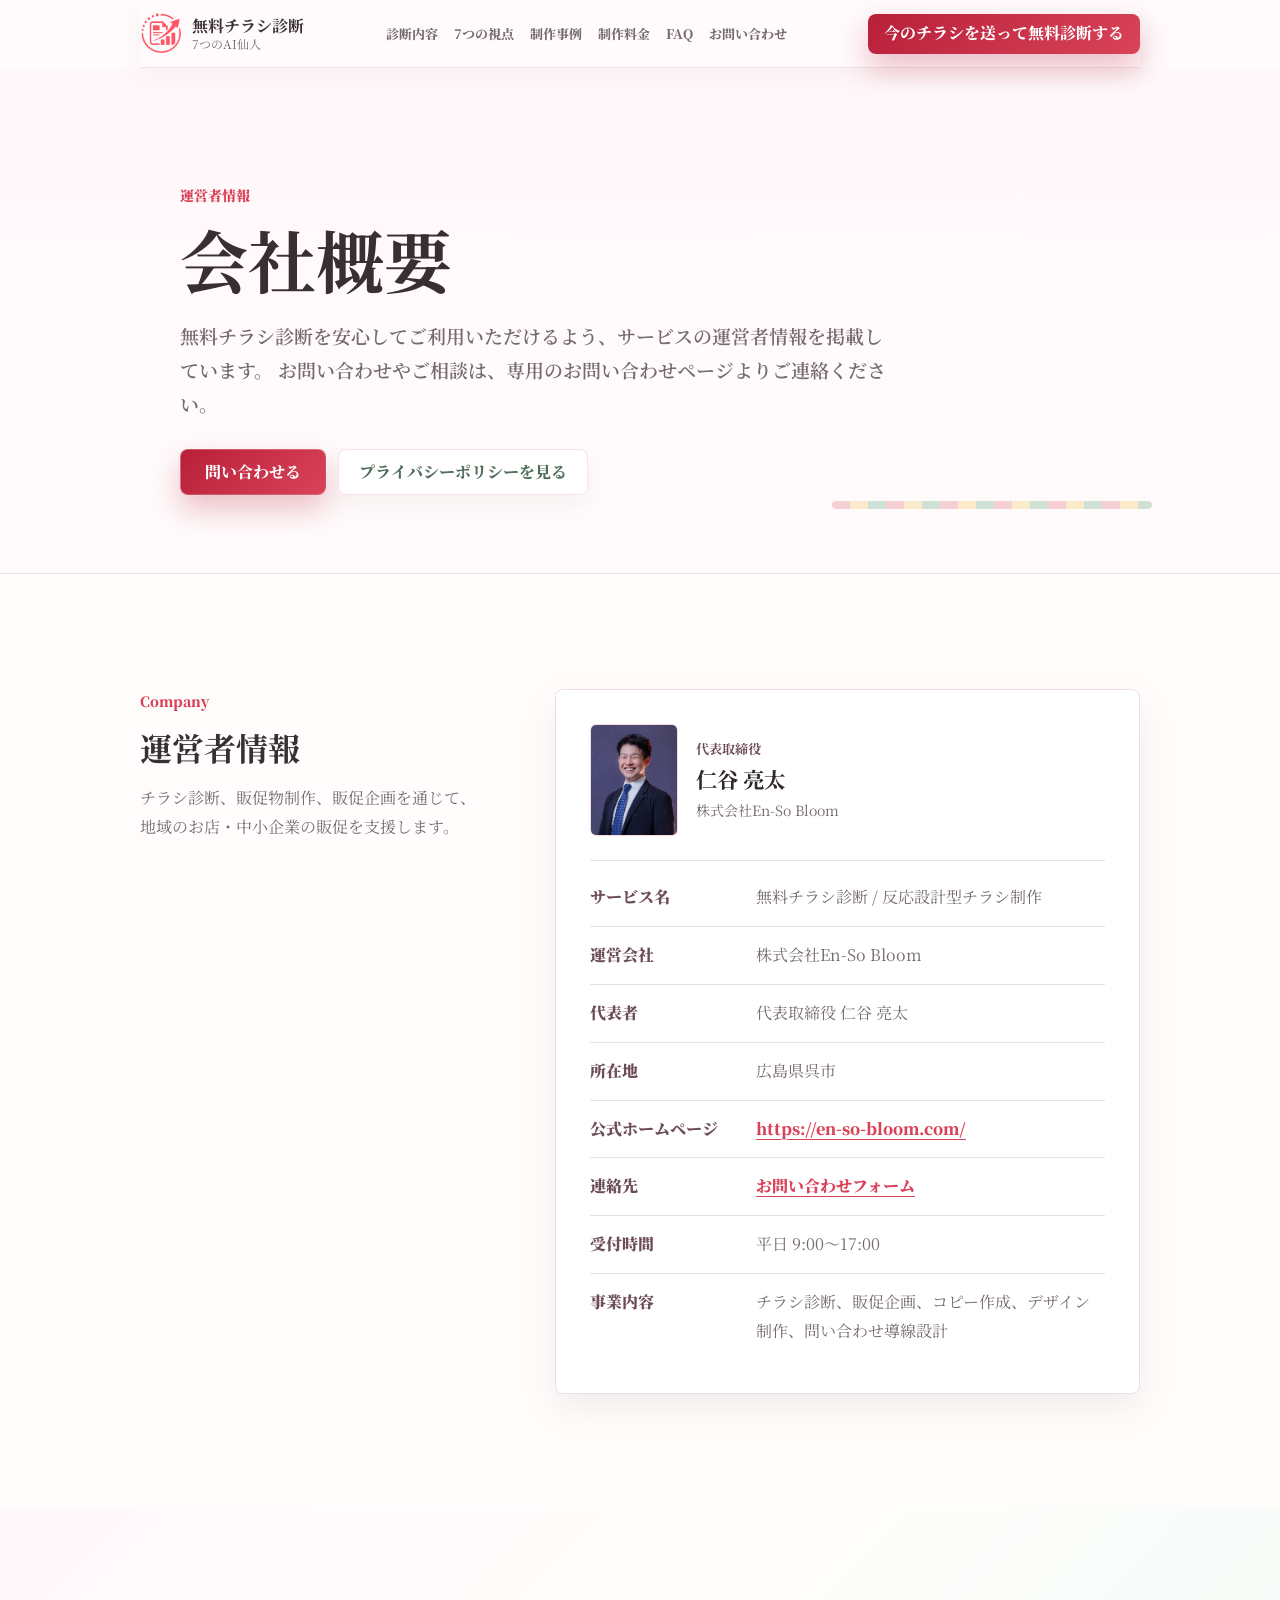
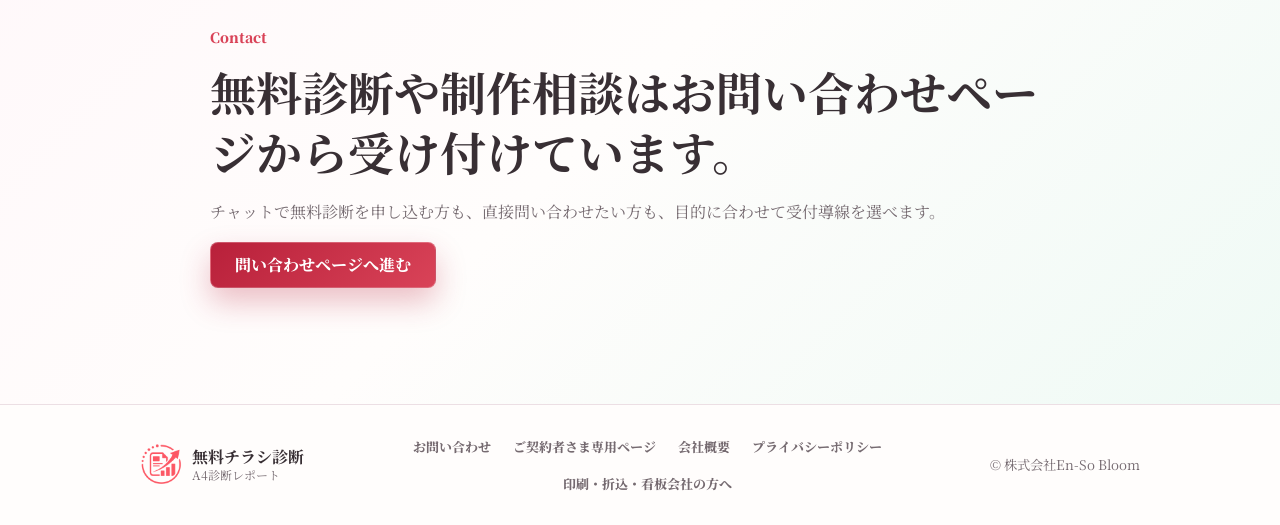
<file: company.html>
<!doctype html>
<html lang="ja">
  <head>
    <meta charset="utf-8" />
    <meta name="viewport" content="width=device-width, initial-scale=1" />
    <title>会社概要 | 無料チラシ診断</title>
    <meta
      name="description"
      content="無料チラシ診断と関連するチラシ制作サービスの運営者情報です。"
    />
    <link rel="preconnect" href="https://fonts.googleapis.com" />
    <link rel="preconnect" href="https://fonts.gstatic.com" crossorigin />
    <link href="https://fonts.googleapis.com/css2?family=Noto+Serif+JP:wght@500;600;700;800;900&display=swap" rel="stylesheet" />
    <link rel="icon" type="image/png" href="assets/logo-mark.png" />
    <link rel="stylesheet" href="styles.css?v=20260806-owner1" />
  </head>
  <body>
    <header class="site-header" aria-label="サイトヘッダー">
      <a class="brand" href="index.html#top" aria-label="無料チラシ診断 トップ">
        <span class="brand-mark"><img src="assets/logo-mark.png" alt="" /></span>
        <span>
          <strong>無料チラシ診断</strong>
          <small>7つのAI仙人</small>
        </span>
      </a>
      <nav class="site-nav" aria-label="主要ナビゲーション">
        <a href="index.html#diagnosis">診断内容</a>
        <a href="index.html#sages">7つの視点</a>
        <a href="index.html#works">制作事例</a>
        <a href="production.html#pricing">制作料金</a>
        <a href="index.html#faq">FAQ</a>
        <a href="contact.html">お問い合わせ</a>
      </nav>
      <a class="header-cta" href="index.html?start=free_diagnosis#top">今のチラシを送って無料診断する</a>
    </header>

    <main class="subpage-main">
      <section class="subpage-hero" aria-labelledby="company-title">
        <div class="section-inner">
          <p class="eyebrow">運営者情報</p>
          <h1 id="company-title">会社概要</h1>
          <p>
            無料チラシ診断を安心してご利用いただけるよう、サービスの運営者情報を掲載しています。
            お問い合わせやご相談は、専用のお問い合わせページよりご連絡ください。
          </p>
          <div class="subpage-actions">
            <a class="primary-button" href="contact.html">問い合わせる</a>
            <a class="secondary-button" href="privacy.html">プライバシーポリシーを見る</a>
          </div>
        </div>
      </section>

      <section class="section legal-section" aria-labelledby="company-info-title">
        <div class="section-inner legal-layout">
          <div class="section-heading">
            <p class="eyebrow">Company</p>
            <h2 id="company-info-title">運営者情報</h2>
            <p>
              チラシ診断、販促物制作、販促企画を通じて、地域のお店・中小企業の販促を支援します。
            </p>
          </div>
          <div class="company-card">
            <div class="company-profile">
              <img src="assets/owner-ryota-nitani.jpg" alt="株式会社En-So Bloom 代表取締役 仁谷亮太" loading="lazy" decoding="async" />
              <div>
                <p>代表取締役</p>
                <strong>仁谷 亮太</strong>
                <span>株式会社En-So Bloom</span>
              </div>
            </div>
            <dl class="company-table">
              <div>
                <dt>サービス名</dt>
                <dd>無料チラシ診断 / 反応設計型チラシ制作</dd>
              </div>
              <div>
                <dt>運営会社</dt>
                <dd>株式会社En-So Bloom</dd>
              </div>
              <div>
                <dt>代表者</dt>
                <dd>代表取締役 仁谷 亮太</dd>
              </div>
              <div>
                <dt>所在地</dt>
                <dd>広島県呉市</dd>
              </div>
              <div>
                <dt>公式ホームページ</dt>
                <dd><a href="https://en-so-bloom.com/" target="_blank" rel="noopener">https://en-so-bloom.com/</a></dd>
              </div>
              <div>
                <dt>連絡先</dt>
                <dd><a href="contact.html">お問い合わせフォーム</a></dd>
              </div>
              <div>
                <dt>受付時間</dt>
                <dd>平日 9:00〜17:00</dd>
              </div>
              <div>
                <dt>事業内容</dt>
                <dd>チラシ診断、販促企画、コピー作成、デザイン制作、問い合わせ導線設計</dd>
              </div>
            </dl>
          </div>
        </div>
      </section>

      <section class="section subpage-contact-band" aria-labelledby="company-contact-title">
        <div class="section-inner">
          <p class="eyebrow">Contact</p>
          <h2 id="company-contact-title">無料診断や制作相談はお問い合わせページから受け付けています。</h2>
          <p>
            チャットで無料診断を申し込む方も、直接問い合わせたい方も、目的に合わせて受付導線を選べます。
          </p>
          <a class="primary-button" href="contact.html">問い合わせページへ進む</a>
        </div>
      </section>
    </main>

    <footer class="site-footer">
      <div class="section-inner footer-inner">
        <a class="brand" href="index.html#top" aria-label="無料チラシ診断 トップへ戻る">
          <span class="brand-mark"><img src="assets/logo-mark.png" alt="" /></span>
          <span>
            <strong>無料チラシ診断</strong>
            <small>A4診断レポート</small>
          </span>
        </a>
        <nav aria-label="フッターナビゲーション">
          <a href="contact.html">お問い合わせ</a>
          <a href="portal.html">ご契約者さま専用ページ</a>
          <a href="company.html">会社概要</a>
          <a href="privacy.html">プライバシーポリシー</a>
          <a href="partner.html">印刷・折込・看板会社の方へ</a>
        </nav>
        <small>© 株式会社En-So Bloom</small>
      </div>
    </footer>
    <script src="https://lp-analysis-tool.vercel.app/tracking.js" data-site-id="site_63faadce5e66f71d" data-endpoint="https://lp-analysis-tool.vercel.app/api/mvp/track"></script>
  </body>
</html>
</file>
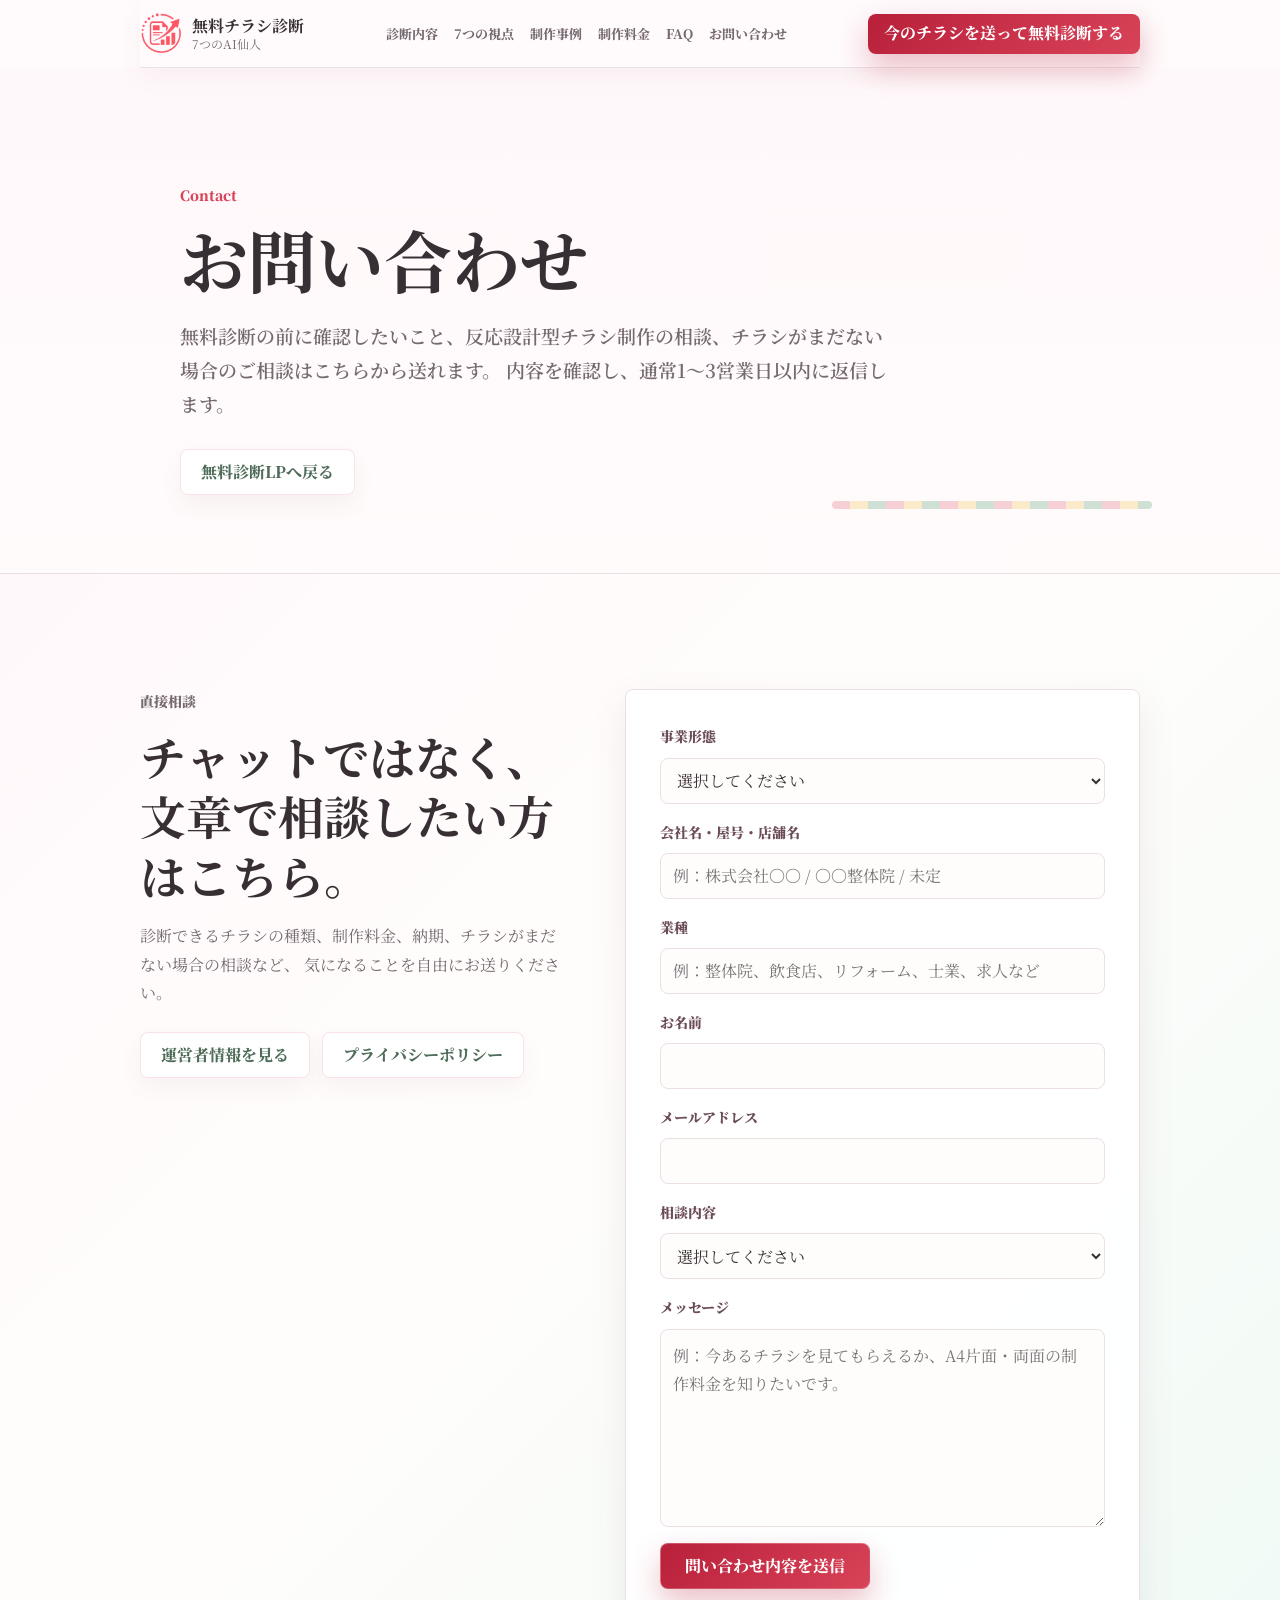
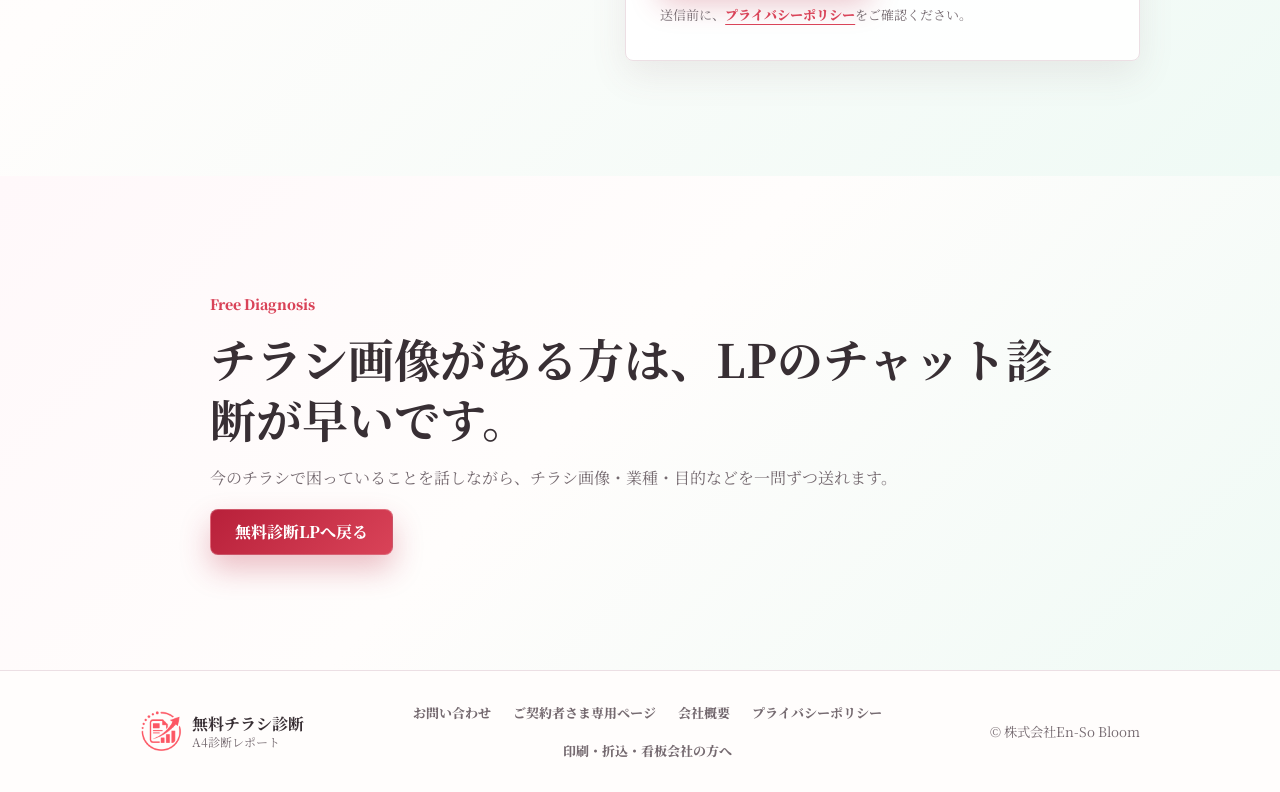
<file: contact.html>
<!doctype html>
<html lang="ja">
  <head>
    <meta charset="utf-8" />
    <meta name="viewport" content="width=device-width, initial-scale=1" />
    <title>お問い合わせ | 無料チラシ診断</title>
    <meta
      name="description"
      content="無料チラシ診断、反応設計型チラシ制作に関するお問い合わせページです。"
    />
    <link rel="preconnect" href="https://fonts.googleapis.com" />
    <link rel="preconnect" href="https://fonts.gstatic.com" crossorigin />
    <link href="https://fonts.googleapis.com/css2?family=Noto+Serif+JP:wght@500;600;700;800;900&display=swap" rel="stylesheet" />
    <link rel="icon" type="image/png" href="assets/logo-mark.png" />
    <link rel="stylesheet" href="styles.css?v=20260806-refocus1" />
  </head>
  <body>
    <header class="site-header" aria-label="サイトヘッダー">
      <a class="brand" href="index.html#top" aria-label="無料チラシ診断 トップ">
        <span class="brand-mark"><img src="assets/logo-mark.png" alt="" /></span>
        <span>
          <strong>無料チラシ診断</strong>
          <small>7つのAI仙人</small>
        </span>
      </a>
      <nav class="site-nav" aria-label="主要ナビゲーション">
        <a href="index.html#diagnosis">診断内容</a>
        <a href="index.html#sages">7つの視点</a>
        <a href="index.html#works">制作事例</a>
        <a href="production.html#pricing">制作料金</a>
        <a href="index.html#faq">FAQ</a>
        <a href="contact.html">お問い合わせ</a>
      </nav>
      <a class="header-cta" href="index.html?start=free_diagnosis#top">今のチラシを送って無料診断する</a>
    </header>

    <main class="subpage-main">
      <section class="subpage-hero" aria-labelledby="contact-title">
        <div class="section-inner">
          <p class="eyebrow">Contact</p>
          <h1 id="contact-title">お問い合わせ</h1>
          <p>
            無料診断の前に確認したいこと、反応設計型チラシ制作の相談、チラシがまだない場合のご相談はこちらから送れます。
            内容を確認し、通常1〜3営業日以内に返信します。
          </p>
          <div class="subpage-actions">
            <a class="secondary-button" href="index.html#top">無料診断LPへ戻る</a>
          </div>
        </div>
      </section>

      <section id="contact-form" class="section contact-section" aria-labelledby="contact-form-title">
        <div class="section-inner contact-layout">
          <div class="contact-copy">
            <p class="eyebrow">直接相談</p>
            <h2 id="contact-form-title">チャットではなく、文章で相談したい方はこちら。</h2>
            <p>
              診断できるチラシの種類、制作料金、納期、チラシがまだない場合の相談など、
              気になることを自由にお送りください。
            </p>
            <div class="contact-options">
              <a class="secondary-button" href="company.html">運営者情報を見る</a>
              <a class="secondary-button" href="privacy.html">プライバシーポリシー</a>
            </div>
          </div>
          <form class="contact-form" id="quickContactForm">
            <label>
              <span>事業形態</span>
              <select name="business_type" required>
                <option value="">選択してください</option>
                <option value="法人">法人</option>
                <option value="個人事業主">個人事業主</option>
                <option value="店舗・屋号あり">店舗・屋号あり</option>
                <option value="開業準備中">開業準備中</option>
                <option value="その他">その他</option>
              </select>
            </label>
            <label>
              <span>会社名・屋号・店舗名</span>
              <input type="text" name="company_name" autocomplete="organization" placeholder="例：株式会社〇〇 / 〇〇整体院 / 未定" />
            </label>
            <label>
              <span>業種</span>
              <input type="text" name="industry" placeholder="例：整体院、飲食店、リフォーム、士業、求人など" />
            </label>
            <label>
              <span>お名前</span>
              <input type="text" name="name" autocomplete="name" required />
            </label>
            <label>
              <span>メールアドレス</span>
              <input type="email" name="email" autocomplete="email" required />
            </label>
            <label>
              <span>相談内容</span>
              <select name="topic" required>
                <option value="">選択してください</option>
                <option value="無料診断について">無料診断について</option>
                <option value="チラシ制作について">チラシ制作について</option>
                <option value="制作料金について">制作料金について</option>
                <option value="チラシがまだない場合の相談">チラシがまだない場合の相談</option>
                <option value="業務提携">印刷・折込・看板会社との業務提携</option>
                <option value="その他">その他</option>
              </select>
            </label>
            <label>
              <span>メッセージ</span>
              <textarea name="message" rows="6" placeholder="例：今あるチラシを見てもらえるか、A4片面・両面の制作料金を知りたいです。" required></textarea>
            </label>
            <button class="primary-button" type="submit">問い合わせ内容を送信</button>
            <p class="form-note" id="contactStatus" aria-live="polite">
              送信前に、<a href="privacy.html">プライバシーポリシー</a>をご確認ください。
            </p>
          </form>
        </div>
      </section>

      <section class="section subpage-contact-band" aria-labelledby="diagnosis-link-title">
        <div class="section-inner">
          <p class="eyebrow">Free Diagnosis</p>
          <h2 id="diagnosis-link-title">チラシ画像がある方は、LPのチャット診断が早いです。</h2>
          <p>
            今のチラシで困っていることを話しながら、チラシ画像・業種・目的などを一問ずつ送れます。
          </p>
          <a class="primary-button" href="index.html#top">無料診断LPへ戻る</a>
        </div>
      </section>
    </main>

    <footer class="site-footer">
      <div class="section-inner footer-inner">
        <a class="brand" href="index.html#top" aria-label="無料チラシ診断 トップへ戻る">
          <span class="brand-mark"><img src="assets/logo-mark.png" alt="" /></span>
          <span>
            <strong>無料チラシ診断</strong>
            <small>A4診断レポート</small>
          </span>
        </a>
        <nav aria-label="フッターナビゲーション">
          <a href="contact.html">お問い合わせ</a>
          <a href="portal.html">ご契約者さま専用ページ</a>
          <a href="company.html">会社概要</a>
          <a href="privacy.html">プライバシーポリシー</a>
          <a href="partner.html">印刷・折込・看板会社の方へ</a>
        </nav>
        <small>© 株式会社En-So Bloom</small>
      </div>
    </footer>

    <script src="app-config.js?v=20260629-supabase-leads1"></script>
    <script src="script.js?v=20260806-refocus2"></script>
    <script src="https://lp-analysis-tool.vercel.app/tracking.js" data-site-id="site_63faadce5e66f71d" data-endpoint="https://lp-analysis-tool.vercel.app/api/mvp/track"></script>
  </body>
</html>
</file>
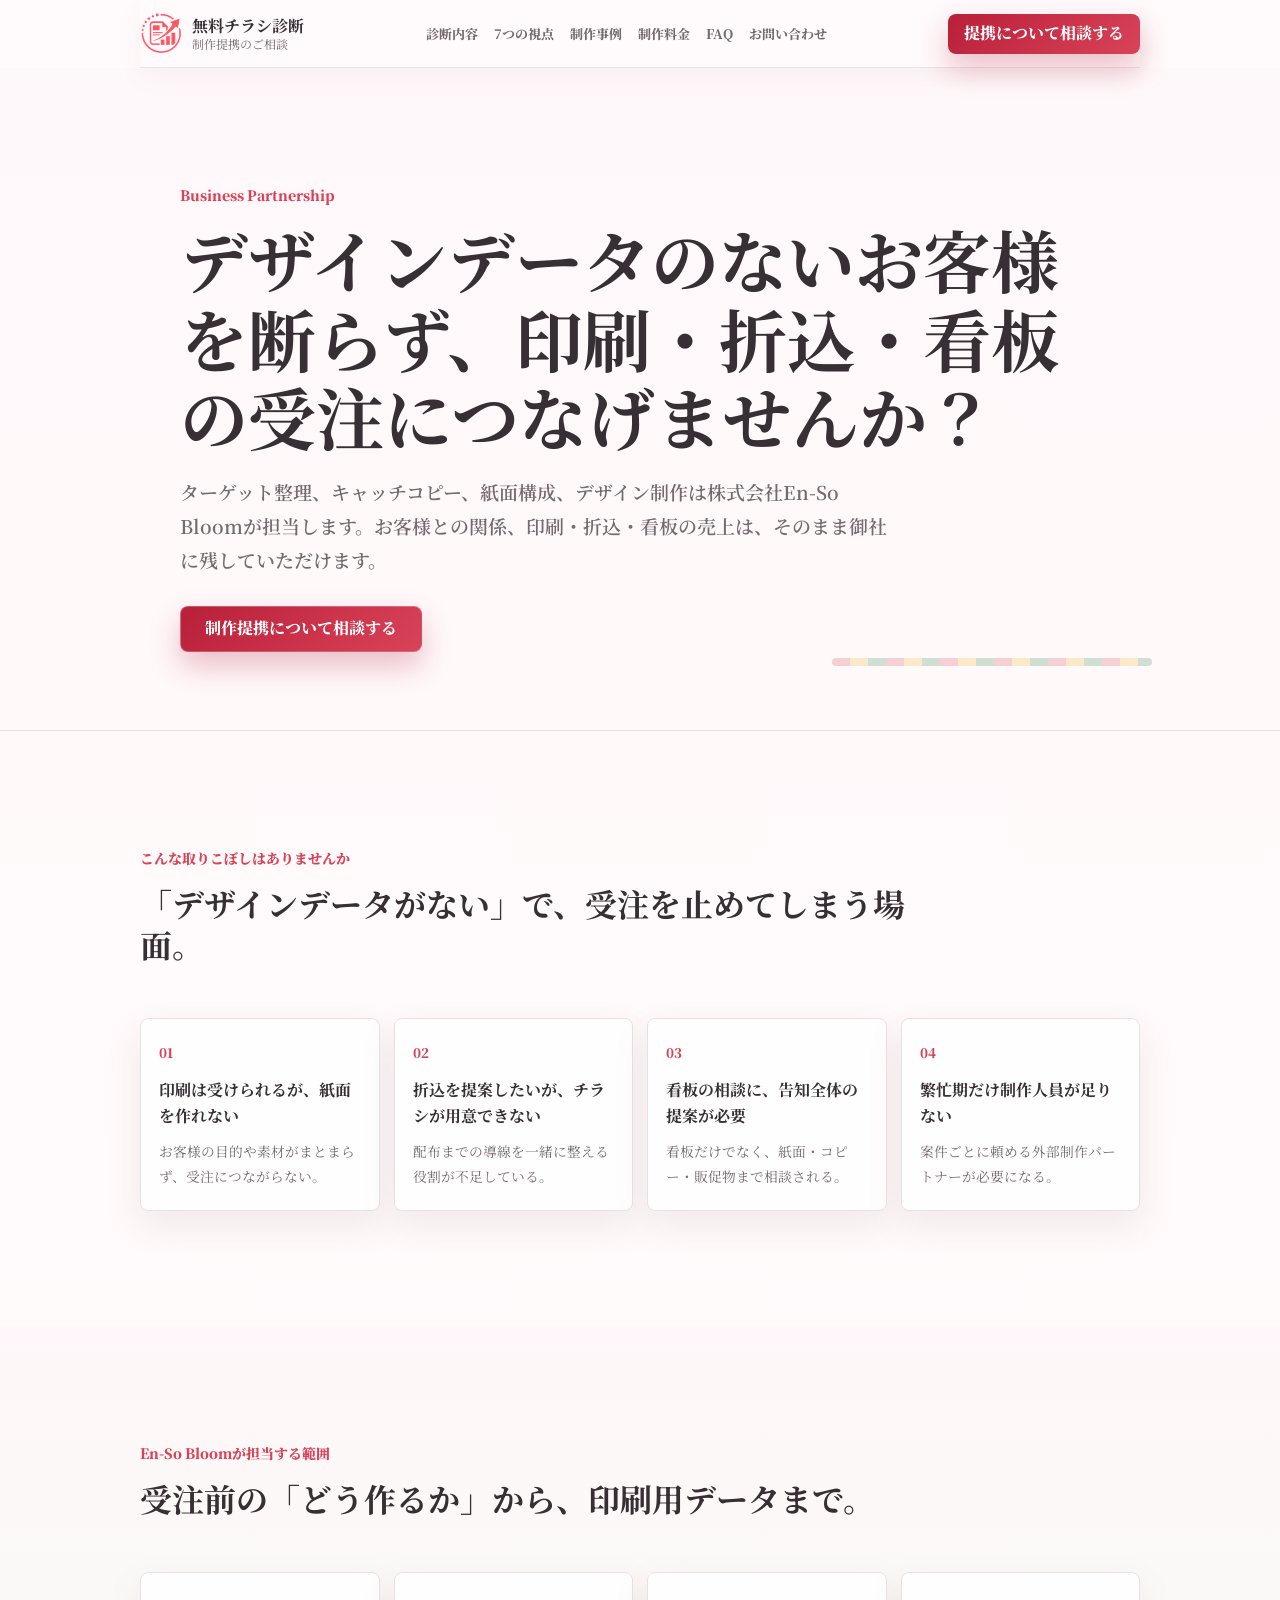
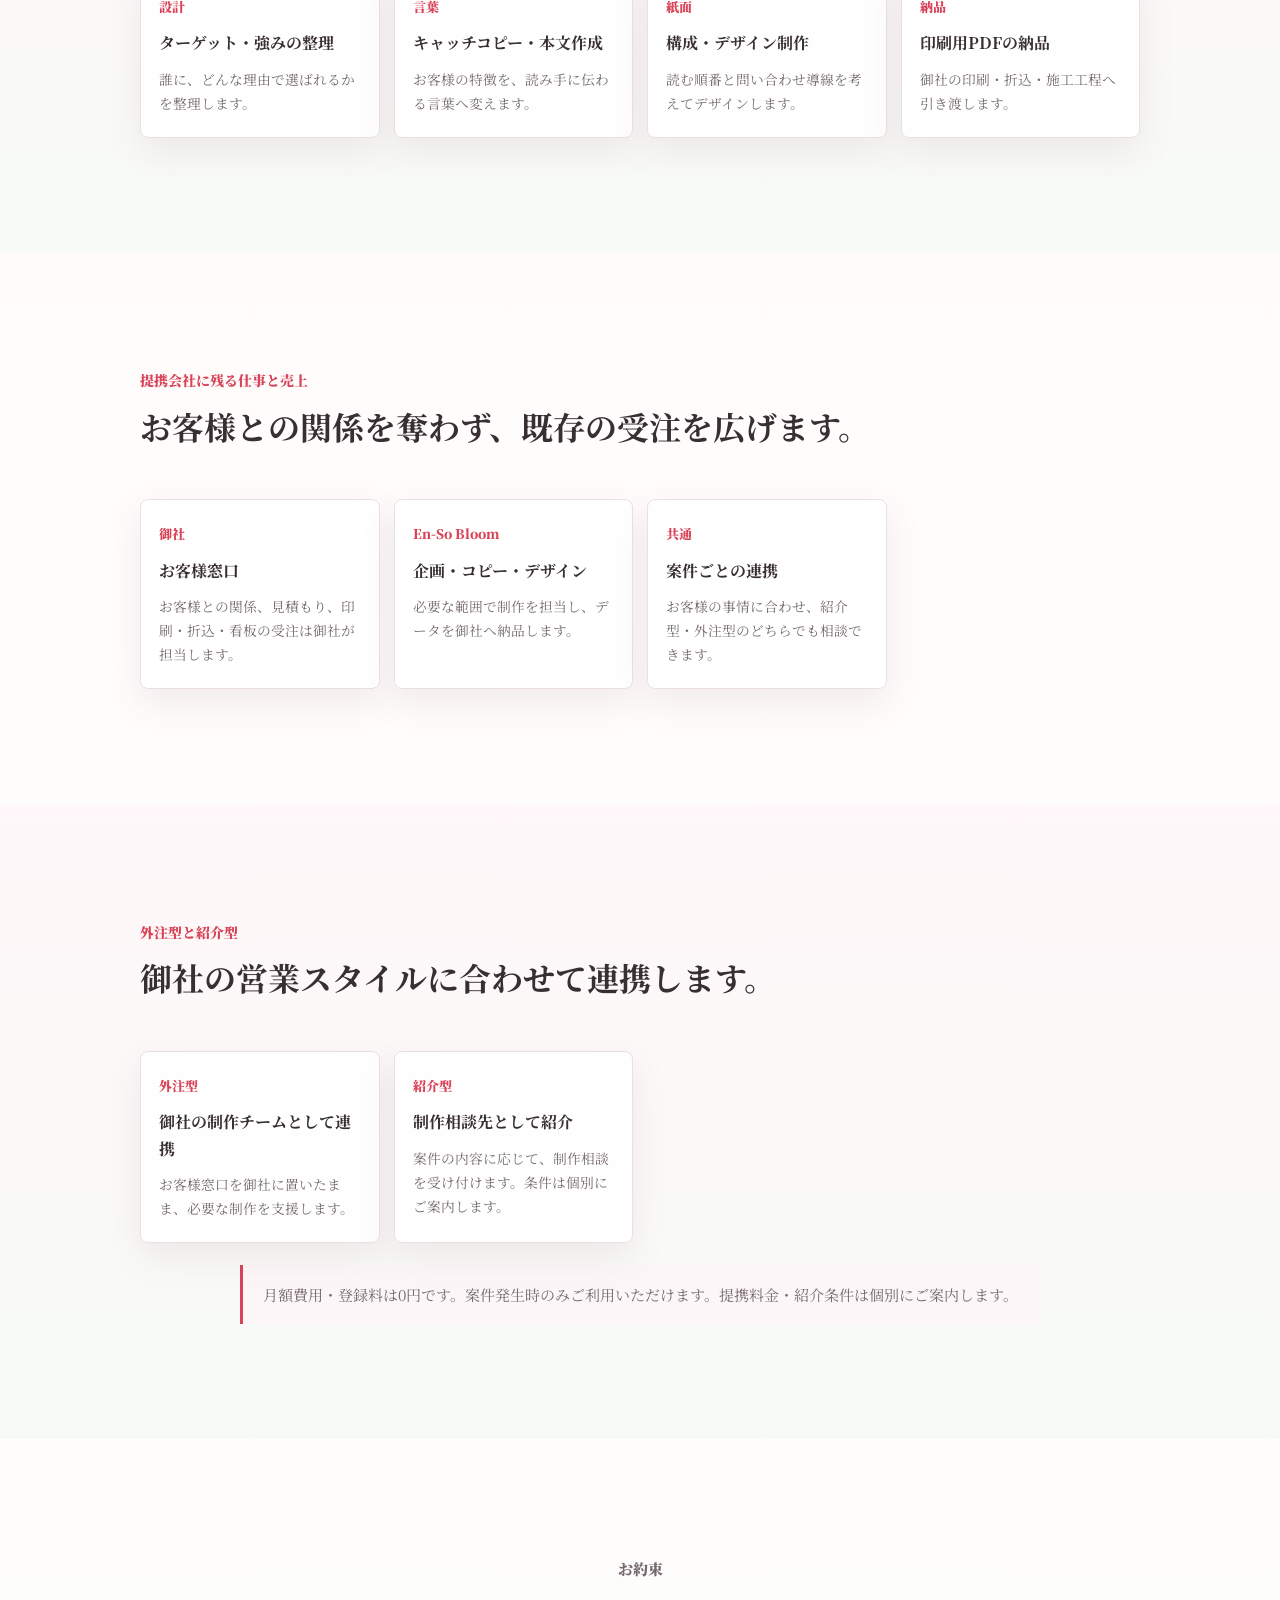
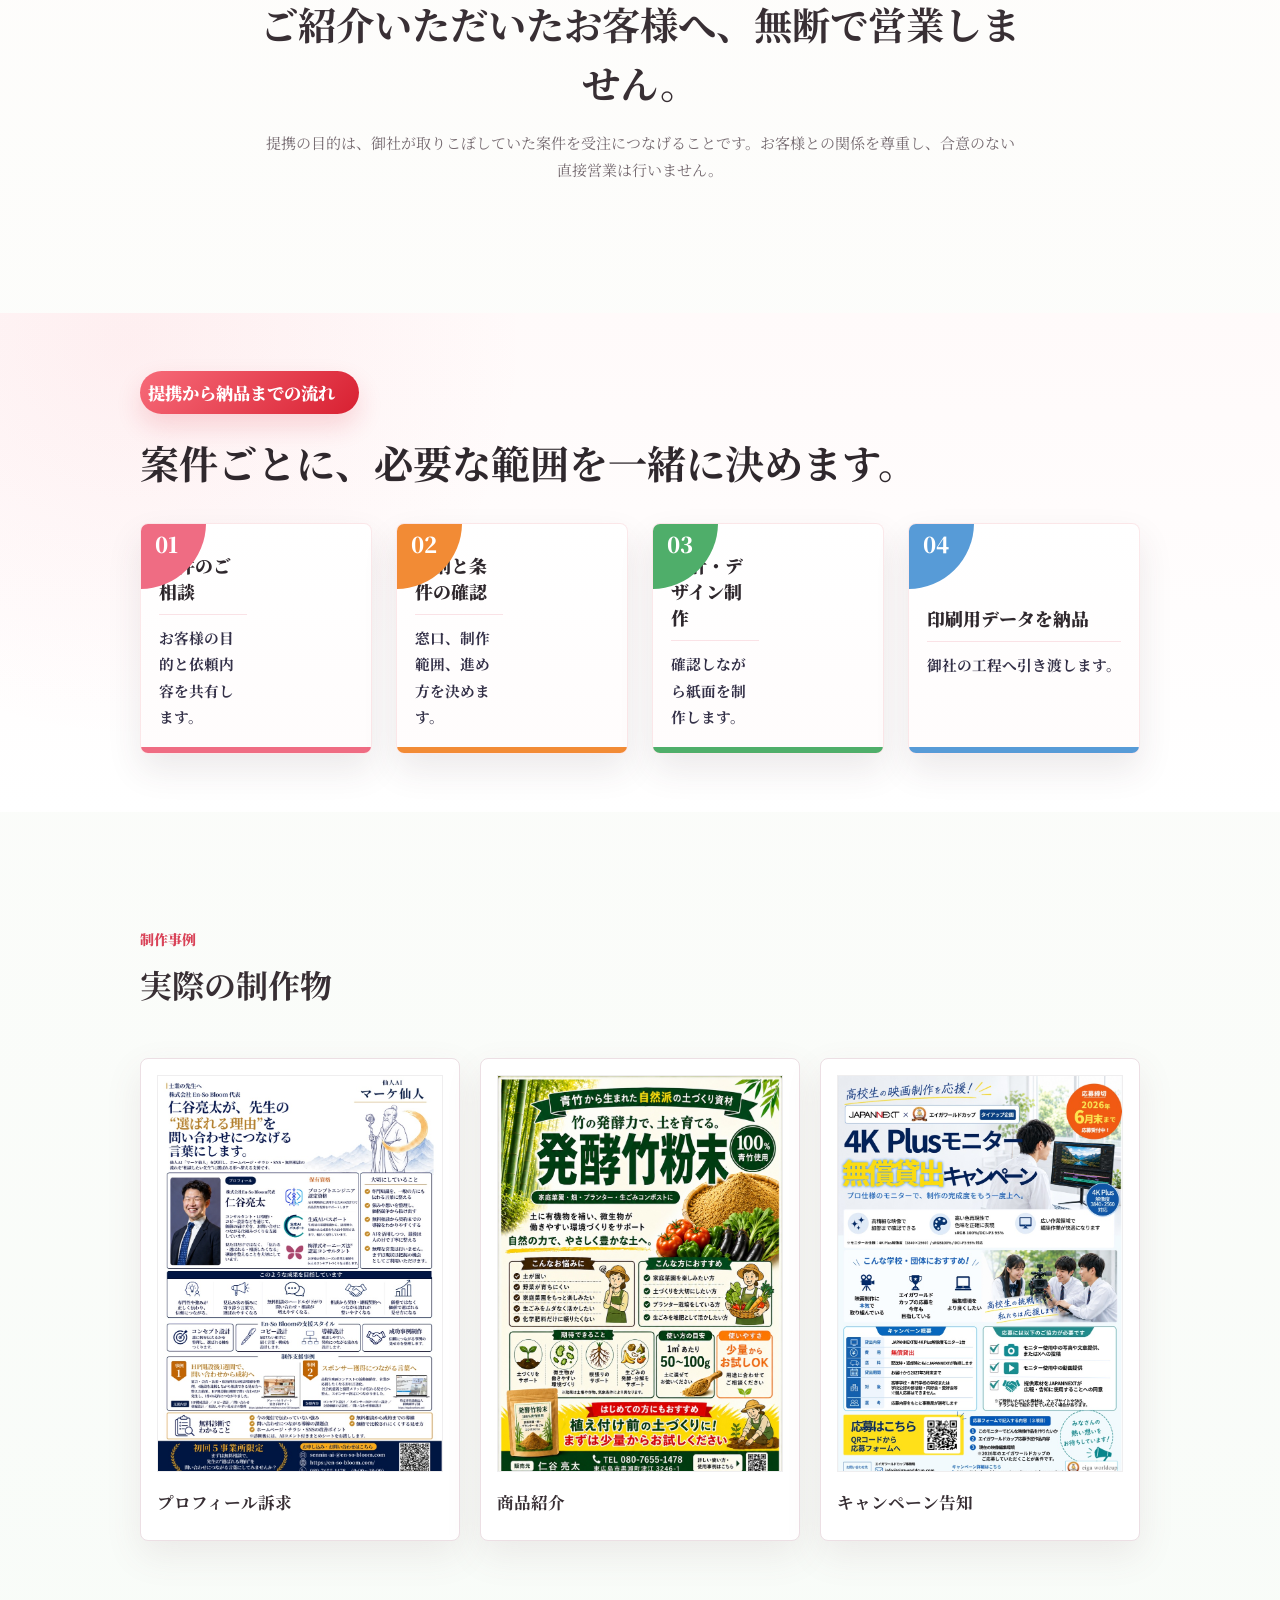
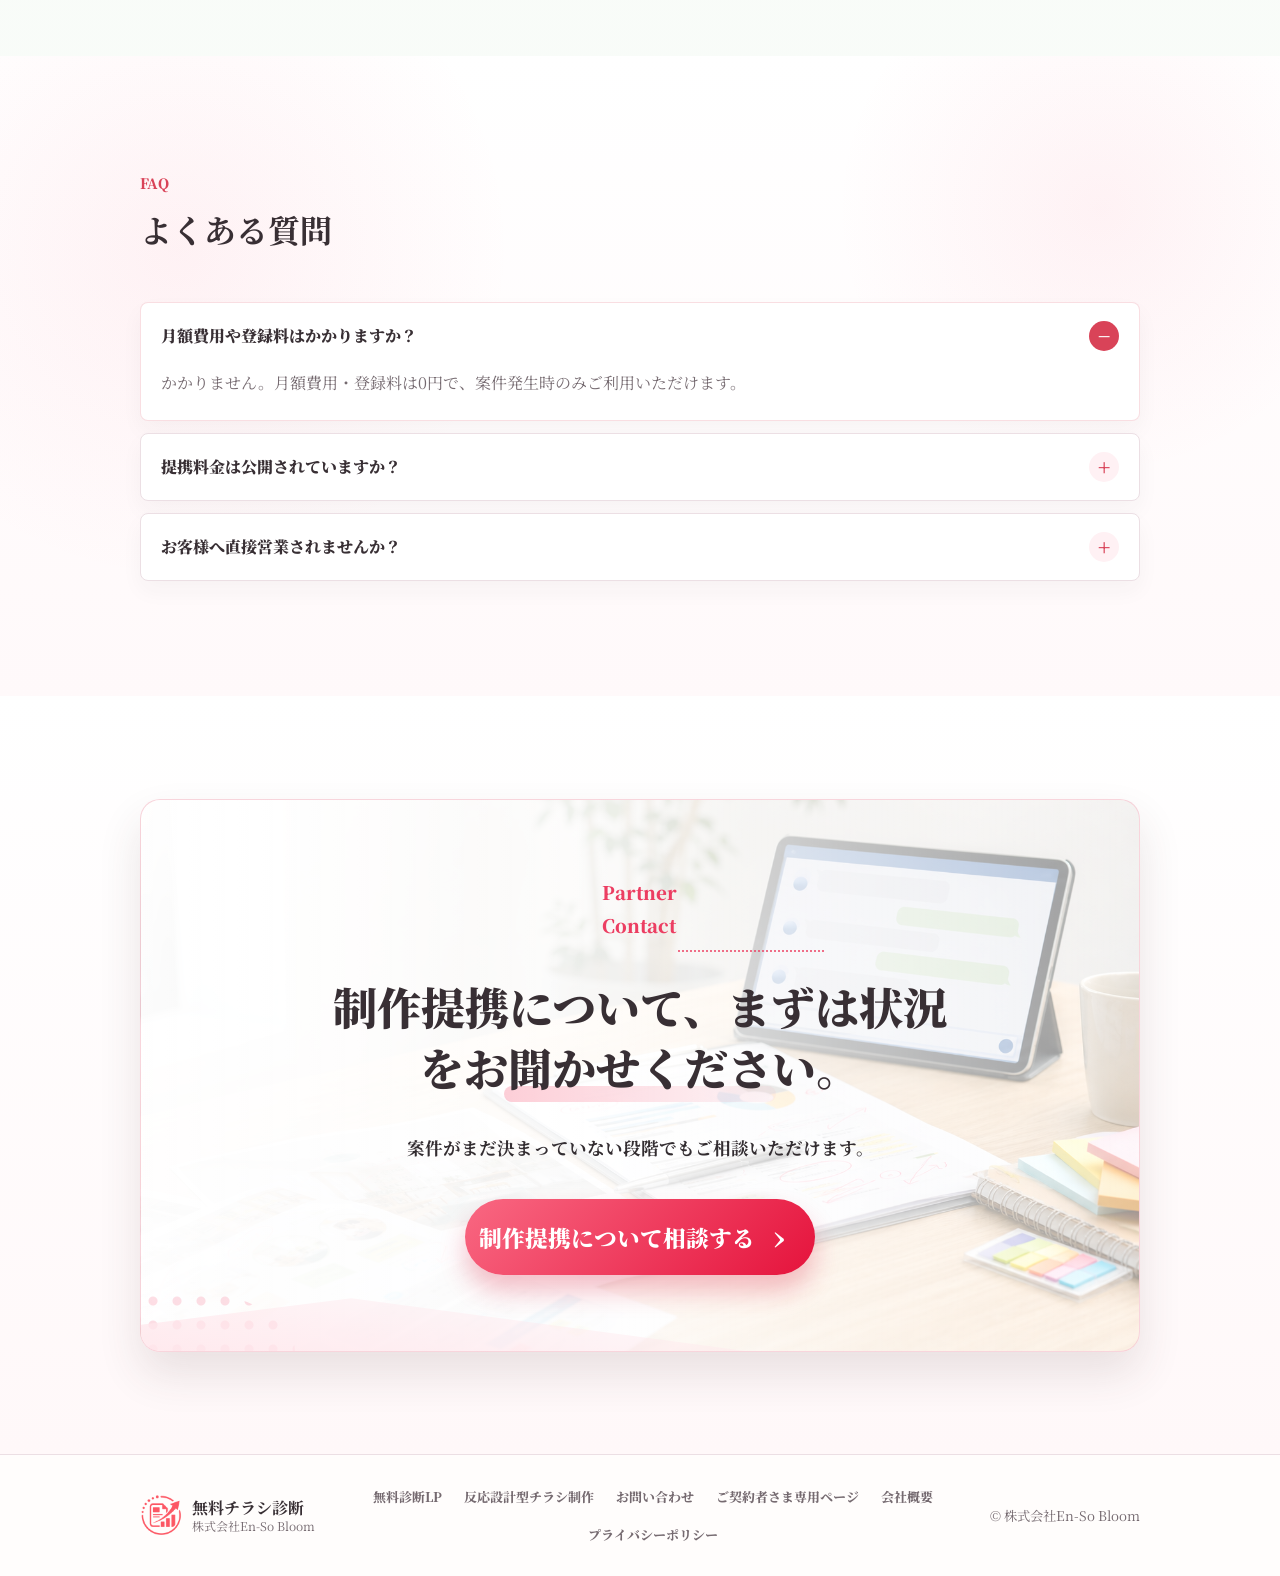
<file: partner.html>
<!doctype html>
<html lang="ja">
  <head>
    <meta charset="utf-8" />
    <meta name="viewport" content="width=device-width, initial-scale=1" />
    <title>印刷・折込・看板会社向け制作提携 | 株式会社En-So Bloom</title>
    <meta name="description" content="印刷会社、新聞折込会社、看板会社向け。デザインデータのないお客様の販促企画・コピー・紙面構成・デザイン制作をEn-So Bloomが支援します。" />
    <link rel="preconnect" href="https://fonts.googleapis.com" />
    <link rel="preconnect" href="https://fonts.gstatic.com" crossorigin />
    <link href="https://fonts.googleapis.com/css2?family=Noto+Serif+JP:wght@500;600;700;800;900&display=swap" rel="stylesheet" />
    <link rel="icon" type="image/png" href="assets/logo-mark.png" />
    <link rel="stylesheet" href="styles.css?v=20260806-refocus1" />
  </head>
  <body>
    <header class="site-header" aria-label="サイトヘッダー">
      <a class="brand" href="index.html#top" aria-label="無料チラシ診断 トップ"><span class="brand-mark"><img src="assets/logo-mark.png" alt="" /></span><span><strong>無料チラシ診断</strong><small>制作提携のご相談</small></span></a>
      <nav class="site-nav" aria-label="主要ナビゲーション"><a href="index.html#diagnosis">診断内容</a><a href="index.html#sages">7つの視点</a><a href="#works">制作事例</a><a href="production.html#pricing">制作料金</a><a href="#faq">FAQ</a><a href="contact.html?topic=partner">お問い合わせ</a></nav>
      <a class="header-cta" href="contact.html?topic=partner">提携について相談する</a>
    </header>
    <main class="subpage-main">
      <section class="subpage-hero" aria-labelledby="partner-title"><div class="section-inner"><p class="eyebrow">Business Partnership</p><h1 id="partner-title">デザインデータのないお客様を断らず、印刷・折込・看板の受注につなげませんか？</h1><p>ターゲット整理、キャッチコピー、紙面構成、デザイン制作は株式会社En-So Bloomが担当します。お客様との関係、印刷・折込・看板の売上は、そのまま御社に残していただけます。</p><div class="subpage-actions"><a class="primary-button" href="contact.html?topic=partner">制作提携について相談する</a></div></div></section>

      <section class="section" aria-labelledby="loss-title"><div class="section-inner"><div class="section-heading"><p class="eyebrow">こんな取りこぼしはありませんか</p><h2 id="loss-title">「デザインデータがない」で、受注を止めてしまう場面。</h2></div><div class="streamlined-card-grid"><article><span>01</span><h3>印刷は受けられるが、紙面を作れない</h3><p>お客様の目的や素材がまとまらず、受注につながらない。</p></article><article><span>02</span><h3>折込を提案したいが、チラシが用意できない</h3><p>配布までの導線を一緒に整える役割が不足している。</p></article><article><span>03</span><h3>看板の相談に、告知全体の提案が必要</h3><p>看板だけでなく、紙面・コピー・販促物まで相談される。</p></article><article><span>04</span><h3>繁忙期だけ制作人員が足りない</h3><p>案件ごとに頼める外部制作パートナーが必要になる。</p></article></div></div></section>

      <section id="scope" class="section tinted" aria-labelledby="scope-title"><div class="section-inner"><div class="section-heading"><p class="eyebrow">En-So Bloomが担当する範囲</p><h2 id="scope-title">受注前の「どう作るか」から、印刷用データまで。</h2></div><div class="streamlined-card-grid"><article><span>設計</span><h3>ターゲット・強みの整理</h3><p>誰に、どんな理由で選ばれるかを整理します。</p></article><article><span>言葉</span><h3>キャッチコピー・本文作成</h3><p>お客様の特徴を、読み手に伝わる言葉へ変えます。</p></article><article><span>紙面</span><h3>構成・デザイン制作</h3><p>読む順番と問い合わせ導線を考えてデザインします。</p></article><article><span>納品</span><h3>印刷用PDFの納品</h3><p>御社の印刷・折込・施工工程へ引き渡します。</p></article></div></div></section>

      <section class="section" aria-labelledby="revenue-title"><div class="section-inner"><div class="section-heading"><p class="eyebrow">提携会社に残る仕事と売上</p><h2 id="revenue-title">お客様との関係を奪わず、既存の受注を広げます。</h2></div><div class="streamlined-card-grid"><article><span>御社</span><h3>お客様窓口</h3><p>お客様との関係、見積もり、印刷・折込・看板の受注は御社が担当します。</p></article><article><span>En-So Bloom</span><h3>企画・コピー・デザイン</h3><p>必要な範囲で制作を担当し、データを御社へ納品します。</p></article><article><span>共通</span><h3>案件ごとの連携</h3><p>お客様の事情に合わせ、紹介型・外注型のどちらでも相談できます。</p></article></div></div></section>

      <section id="difference" class="section tinted" aria-labelledby="difference-title"><div class="section-inner"><div class="section-heading"><p class="eyebrow">外注型と紹介型</p><h2 id="difference-title">御社の営業スタイルに合わせて連携します。</h2></div><div class="streamlined-card-grid production-difference-grid"><article><span>外注型</span><h3>御社の制作チームとして連携</h3><p>お客様窓口を御社に置いたまま、必要な制作を支援します。</p></article><article><span>紹介型</span><h3>制作相談先として紹介</h3><p>案件の内容に応じて、制作相談を受け付けます。条件は個別にご案内します。</p></article></div><p class="partner-note">月額費用・登録料は0円です。案件発生時のみご利用いただけます。提携料金・紹介条件は個別にご案内します。</p></div></section>

      <section class="section partner-promise" aria-labelledby="promise-title"><div class="section-inner"><p class="eyebrow">お約束</p><h2 id="promise-title">ご紹介いただいたお客様へ、無断で営業しません。</h2><p>提携の目的は、御社が取りこぼしていた案件を受注につなげることです。お客様との関係を尊重し、合意のない直接営業は行いません。</p></div></section>

      <section class="section flow-section" aria-labelledby="flow-title"><div class="section-inner flow-panel"><div class="flow-heading"><p class="flow-eyebrow">提携から納品までの流れ</p><h2 id="flow-title">案件ごとに、必要な範囲を一緒に決めます。</h2></div><ol class="flow-list partner-flow-list"><li class="flow-card flow-red"><span class="flow-num">01</span><div><strong>案件のご相談</strong><p>お客様の目的と依頼内容を共有します。</p></div></li><li class="flow-card flow-orange"><span class="flow-num">02</span><div><strong>役割と条件の確認</strong><p>窓口、制作範囲、進め方を決めます。</p></div></li><li class="flow-card flow-green"><span class="flow-num">03</span><div><strong>設計・デザイン制作</strong><p>確認しながら紙面を制作します。</p></div></li><li class="flow-card flow-blue"><span class="flow-num">04</span><div><strong>印刷用データを納品</strong><p>御社の工程へ引き渡します。</p></div></li></ol></div></section>

      <section id="works" class="section" aria-labelledby="works-title"><div class="section-inner"><div class="section-heading"><p class="eyebrow">制作事例</p><h2 id="works-title">実際の制作物</h2></div><div class="production-work-grid"><article><img src="assets/works/marketing-sennin-profile.jpg" alt="士業向けプロフィール訴求チラシ" loading="lazy" /><h3>プロフィール訴求</h3></article><article><img src="assets/works/bamboo-ferment-flyer.jpg" alt="発酵竹粉末の商品紹介チラシ" loading="lazy" /><h3>商品紹介</h3></article><article><img src="assets/works/monitor-campaign-flyer.jpg" alt="4Kモニターキャンペーンチラシ" loading="lazy" /><h3>キャンペーン告知</h3></article></div></div></section>

      <section id="faq" class="section faq-section" aria-labelledby="faq-title"><div class="section-inner"><div class="section-heading"><p class="eyebrow">FAQ</p><h2 id="faq-title">よくある質問</h2></div><div class="faq-list"><details open><summary>月額費用や登録料はかかりますか？</summary><p>かかりません。月額費用・登録料は0円で、案件発生時のみご利用いただけます。</p></details><details><summary>提携料金は公開されていますか？</summary><p>案件内容により異なるため、提携料金・紹介条件は個別にご案内します。</p></details><details><summary>お客様へ直接営業されませんか？</summary><p>無断での直接営業は行いません。お客様との関係を尊重し、事前に合意した形で進めます。</p></details></div></div></section>
      <section class="final-cta" aria-labelledby="cta-title"><div class="section-inner"><div class="final-cta-card"><div class="final-cta-copy"><p class="final-cta-kicker">Partner Contact</p><h2 id="cta-title">制作提携について、まずは状況をお聞かせください。</h2><p>案件がまだ決まっていない段階でもご相談いただけます。</p><a class="final-cta-button" href="contact.html?topic=partner"><span>制作提携について相談する</span><span class="final-cta-button-arrow" aria-hidden="true">›</span></a></div></div></div></section>
    </main>
    <footer class="site-footer"><div class="section-inner footer-inner"><a class="brand" href="index.html#top" aria-label="無料チラシ診断 トップへ戻る"><span class="brand-mark"><img src="assets/logo-mark.png" alt="" /></span><span><strong>無料チラシ診断</strong><small>株式会社En-So Bloom</small></span></a><nav aria-label="フッターナビゲーション"><a href="index.html">無料診断LP</a><a href="production.html">反応設計型チラシ制作</a><a href="contact.html">お問い合わせ</a><a href="portal.html">ご契約者さま専用ページ</a><a href="company.html">会社概要</a><a href="privacy.html">プライバシーポリシー</a></nav><small>© 株式会社En-So Bloom</small></div></footer>
    <script src="https://lp-analysis-tool.vercel.app/tracking.js" data-site-id="site_63faadce5e66f71d" data-endpoint="https://lp-analysis-tool.vercel.app/api/mvp/track"></script>
  </body>
</html>
</file>
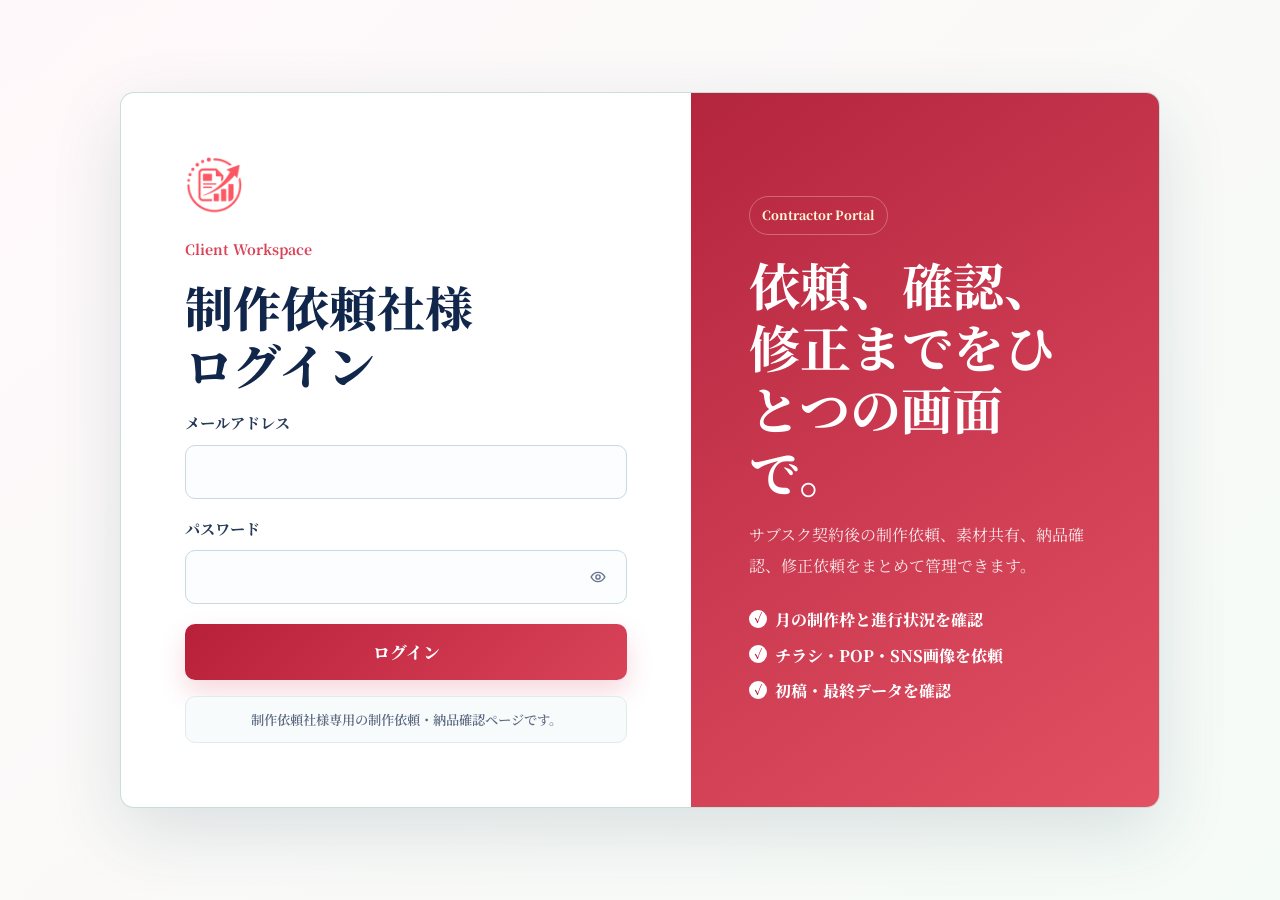
<file: portal.html>
<!doctype html>
<html lang="ja">
  <head>
    <meta charset="utf-8" />
    <meta name="viewport" content="width=device-width, initial-scale=1" />
    <title>制作依頼ポータル | 無料チラシ診断</title>
    <meta
      name="description"
      content="反応設計型チラシ制作のご契約者向け制作依頼・納品・修正依頼ポータルです。"
    />
    <link rel="preconnect" href="https://fonts.googleapis.com" />
    <link rel="preconnect" href="https://fonts.gstatic.com" crossorigin />
    <link href="https://fonts.googleapis.com/css2?family=Noto+Serif+JP:wght@500;600;700;800;900&display=swap" rel="stylesheet" />
    <link rel="icon" type="image/png" href="assets/logo-mark.png" />
    <link rel="stylesheet" href="styles.css?v=20260716-chat-track1" />
  </head>
  <body class="portal-page">
    <section class="admin-login-screen portal-login-screen" aria-labelledby="portal-login-title">
      <div class="portal-auth-shell">
        <div class="portal-auth-panel">
          <form class="admin-login-card portal-login-card" id="portalLoginForm">
            <span class="brand-mark"><img src="assets/logo-mark.png" alt="" /></span>
            <p>Client Workspace</p>
            <h1 id="portal-login-title">制作依頼社様<br />ログイン</h1>
            <label>
              <span>メールアドレス</span>
              <input name="customer_email" type="email" autocomplete="email" required />
            </label>
            <label>
              <span>パスワード</span>
              <div class="admin-password-field">
                <input id="portalPasswordInput" name="customer_password" type="password" autocomplete="current-password" required />
                <button class="admin-password-toggle" id="portalPasswordToggle" type="button" aria-label="パスワードを表示" aria-pressed="false">
                  <svg viewBox="0 0 24 24" aria-hidden="true">
                    <path d="M2.8 12s3.4-6.2 9.2-6.2 9.2 6.2 9.2 6.2-3.4 6.2-9.2 6.2S2.8 12 2.8 12Z" />
                    <circle cx="12" cy="12" r="2.8" />
                  </svg>
                </button>
              </div>
            </label>
            <button type="submit">ログイン</button>
            <small id="portalLoginStatus" aria-live="polite">制作依頼社様専用の制作依頼・納品確認ページです。</small>
          </form>
        </div>

        <aside class="portal-auth-side" aria-label="制作依頼ポータルでできること">
          <span>Contractor Portal</span>
          <h2>依頼、確認、修正までをひとつの画面で。</h2>
          <p>サブスク契約後の制作依頼、素材共有、納品確認、修正依頼をまとめて管理できます。</p>
          <ul>
            <li>月の制作枠と進行状況を確認</li>
            <li>チラシ・POP・SNS画像を依頼</li>
            <li>初稿・最終データを確認</li>
          </ul>
        </aside>
      </div>
    </section>

    <header class="site-header" aria-label="サイトヘッダー">
      <a class="brand" href="index.html#top" aria-label="無料チラシ診断 トップ">
        <span class="brand-mark"><img src="assets/logo-mark.png" alt="" /></span>
        <span>
          <strong>無料チラシ診断</strong>
          <small>制作依頼ポータル</small>
        </span>
      </a>
      <nav class="site-nav" aria-label="主要ナビゲーション">
        <a href="#dashboard">ダッシュボード</a>
        <a href="#request">制作依頼</a>
        <a href="#deliveries">納品</a>
        <a href="admin.html">管理画面</a>
        <a href="index.html#pricing">料金</a>
      </nav>
      <a class="header-cta" href="index.html#top">LPへ戻る</a>
    </header>

    <main class="portal-app">
      <section class="portal-hero" aria-labelledby="portal-title">
        <div class="section-inner portal-hero-inner">
          <div>
            <p class="eyebrow">Subscriber Workspace</p>
            <h1 id="portal-title">チャットで依頼して、納品までここで確認できます。</h1>
            <p>
              チラシ、POP、SNS告知、求人チラシなどの制作依頼をチャット感覚で送信。
              残り制作枠、進行状況、初稿納品、修正依頼までひとつの画面で管理します。
            </p>
          </div>
          <div class="portal-plan-card" aria-label="契約プラン">
            <span>現在のプラン</span>
            <strong id="portalPlanName">スタンダード</strong>
            <p>月5点まで / 2〜3営業日で初稿目安</p>
          </div>
        </div>
      </section>

      <section id="dashboard" class="section portal-section" aria-labelledby="dashboard-title">
        <div class="section-inner">
          <div class="section-heading compact-heading">
            <p class="eyebrow">Dashboard</p>
            <h2 id="dashboard-title">今月の制作状況</h2>
          </div>
          <div class="portal-metrics">
            <article>
              <span>残り制作枠</span>
              <strong id="portalRemainingSlots">-</strong>
              <p id="portalUsageText">読み込み中</p>
            </article>
            <article>
              <span>進行中の依頼</span>
              <strong id="portalActiveCount">-</strong>
              <p>受付、制作、修正対応中の案件</p>
            </article>
            <article>
              <span>次の納品予定</span>
              <strong id="portalNextDelivery">-</strong>
              <p>初稿または修正戻しの目安</p>
            </article>
            <article>
              <span>納品済み</span>
              <strong id="portalDeliveryCount">-</strong>
              <p>確認できる納品データ</p>
            </article>
          </div>
        </div>
      </section>

      <section id="request" class="section portal-workspace-section" aria-labelledby="request-title">
        <div class="section-inner">
          <div class="section-heading compact-heading">
            <p class="eyebrow">Request Chat</p>
            <h2 id="request-title">制作依頼チャット</h2>
            <p>入力した内容は制作依頼として保存され、管理画面にも反映されます。</p>
          </div>

          <div class="portal-workspace">
            <aside class="project-sidebar" aria-label="依頼一覧">
              <div class="sidebar-head">
                <h3>依頼一覧</h3>
                <span id="projectCountLabel">0件</span>
              </div>
              <div class="project-list" id="portalProjectList"></div>
            </aside>

            <section class="portal-thread-card" aria-labelledby="thread-title">
              <header class="thread-header">
                <div>
                  <p>選択中の依頼</p>
                  <h3 id="thread-title">依頼を選択してください</h3>
                </div>
                <span class="status-pill" id="threadStatus">未選択</span>
              </header>
              <div class="portal-thread" id="portalThread" aria-live="polite"></div>
              <form class="portal-chat-form" id="portalRequestForm">
                <label>
                  <span>作りたいもの</span>
                  <select name="request_type" required>
                    <option value="">選択してください</option>
                    <option value="チラシ">チラシ</option>
                    <option value="求人チラシ">求人チラシ</option>
                    <option value="キャンペーン告知">キャンペーン告知</option>
                    <option value="店頭POP">店頭POP</option>
                    <option value="SNS告知画像">SNS告知画像</option>
                    <option value="イベント案内">イベント案内</option>
                    <option value="その他">その他</option>
                  </select>
                </label>
                <label>
                  <span>依頼タイトル</span>
                  <input name="title" type="text" placeholder="例：7月キャンペーン告知チラシ" required />
                </label>
                <label>
                  <span>目的</span>
                  <input name="purpose" type="text" placeholder="例：新規集客、予約獲得、求人応募など" required />
                </label>
                <label>
                  <span>希望納期</span>
                  <input name="due_preference" type="text" placeholder="例：できれば来週金曜まで" />
                </label>
                <label class="wide-field">
                  <span>依頼内容</span>
                  <textarea name="message" rows="4" placeholder="掲載したい内容、ターゲット、キャンペーン内容、参考イメージなどを入力してください。" required></textarea>
                </label>
                <label class="wide-field">
                  <span>素材アップロード</span>
                  <input name="asset" type="file" accept="image/*,.pdf,.doc,.docx,.ppt,.pptx,.xlsx,.csv" />
                </label>
                <button class="primary-button" type="submit">この内容で制作依頼を送る</button>
                <p class="form-note" id="portalRequestStatus" aria-live="polite">送信すると、依頼一覧と管理画面に追加されます。</p>
              </form>
            </section>

            <aside class="project-detail-card" aria-label="依頼詳細">
              <h3>依頼詳細</h3>
              <dl class="detail-list" id="portalDetailList"></dl>
              <form class="revision-form" id="portalRevisionForm">
                <label>
                  <span>修正依頼</span>
                  <textarea name="revision_message" rows="4" placeholder="例：見出しをもう少し強く、電話番号を大きくしたいです。"></textarea>
                </label>
                <label>
                  <span>修正用ファイル</span>
                  <input name="revision_asset" type="file" accept="image/*,.pdf,.doc,.docx,.ppt,.pptx,.xlsx,.csv" />
                </label>
                <button class="secondary-button" type="submit">選択中の依頼に修正を送る</button>
                <p class="form-note" id="portalRevisionStatus" aria-live="polite">初稿確認後の修正依頼に使います。</p>
              </form>
            </aside>
          </div>
        </div>
      </section>

      <section id="deliveries" class="section tinted" aria-labelledby="deliveries-title">
        <div class="section-inner">
          <div class="section-heading compact-heading">
            <p class="eyebrow">Deliveries</p>
            <h2 id="deliveries-title">納品データ</h2>
            <p>管理画面で登録された初稿・最終データがここに表示されます。</p>
          </div>
          <div class="delivery-grid" id="portalDeliveryList"></div>
        </div>
      </section>
    </main>

    <footer class="site-footer">
      <div class="section-inner footer-inner">
        <a class="brand" href="index.html#top" aria-label="無料チラシ診断 トップへ戻る">
          <span class="brand-mark"><img src="assets/logo-mark.png" alt="" /></span>
          <span>
            <strong>無料チラシ診断</strong>
            <small>制作依頼ポータル</small>
          </span>
        </a>
        <nav aria-label="フッターナビゲーション">
          <a href="index.html#top">LP</a>
          <a href="contact.html">お問い合わせ</a>
          <a href="admin.html">管理画面</a>
          <a href="privacy.html">プライバシーポリシー</a>
        </nav>
        <small>© 無料チラシ診断</small>
      </div>
    </footer>

    <script src="app-config.js?v=20260629-supabase-leads1"></script>
    <script src="script.js?v=20260806-refocus2"></script>
  </body>
</html>
</file>
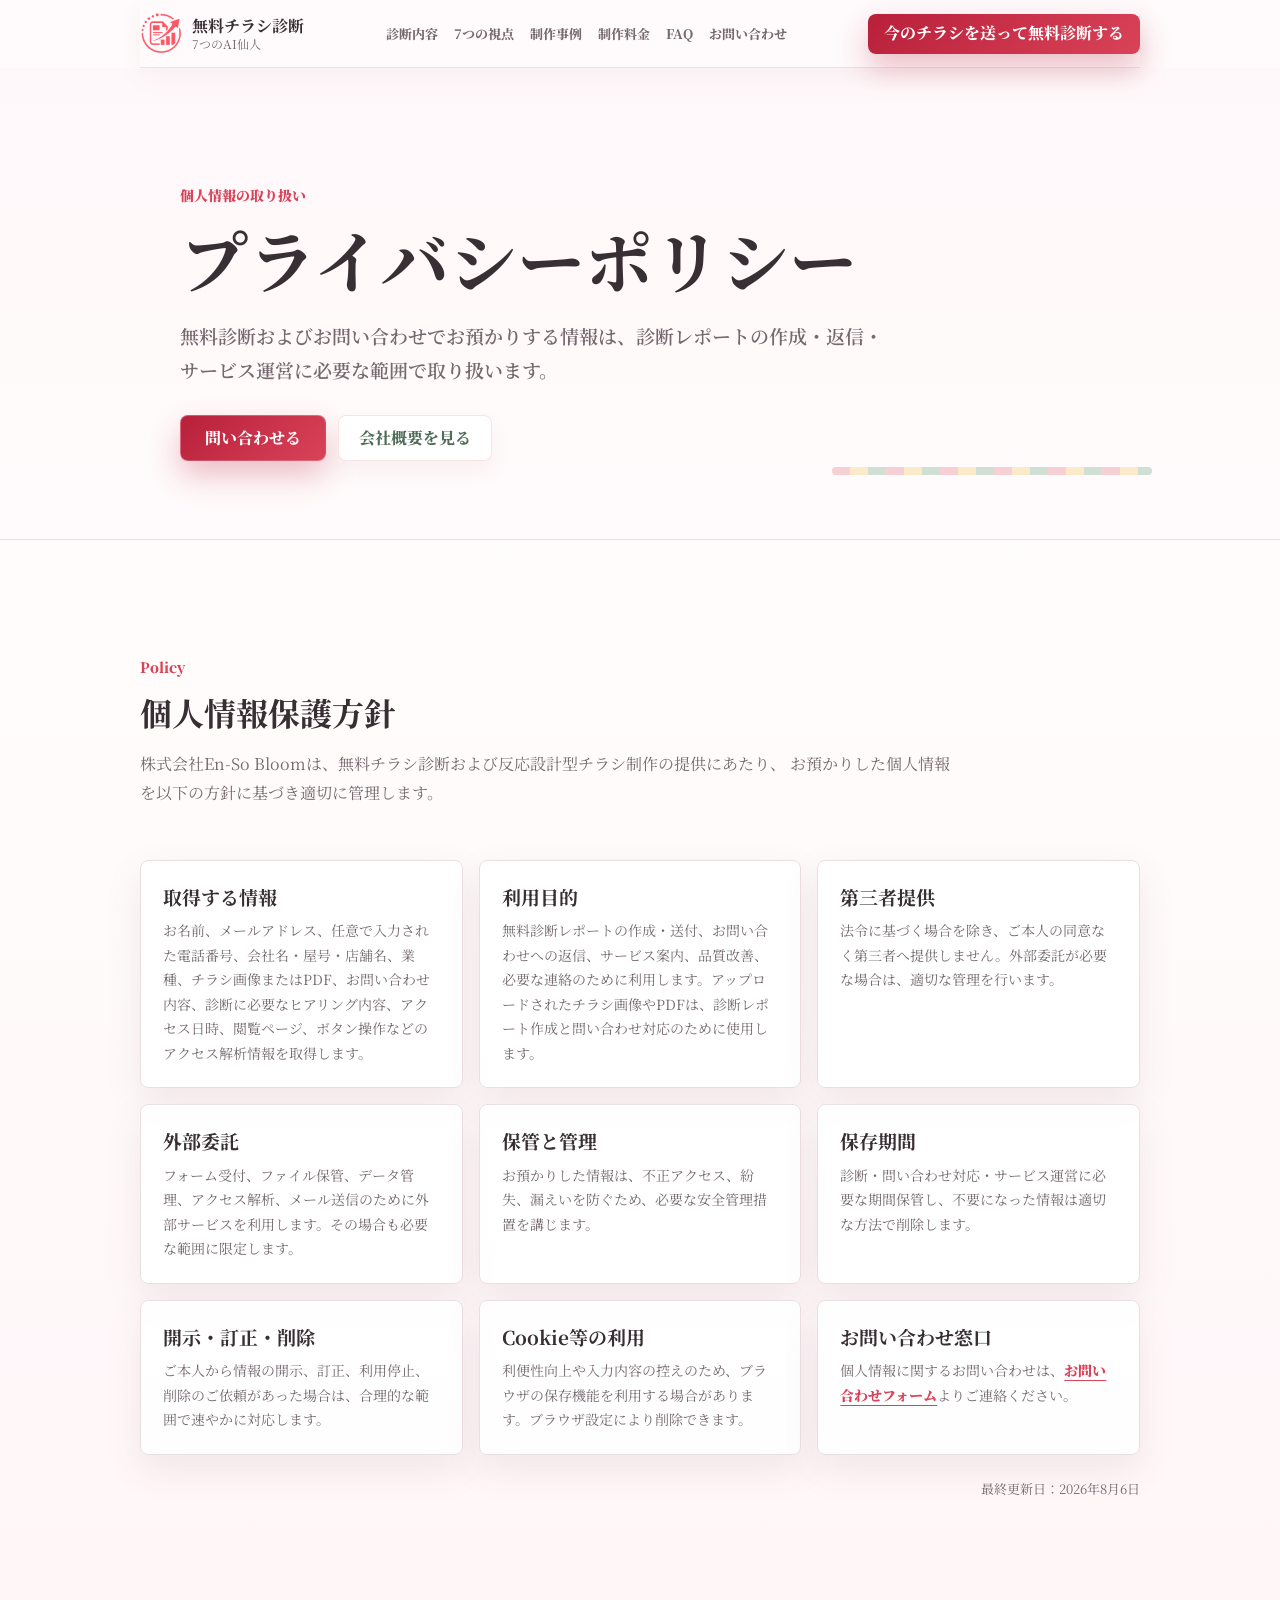
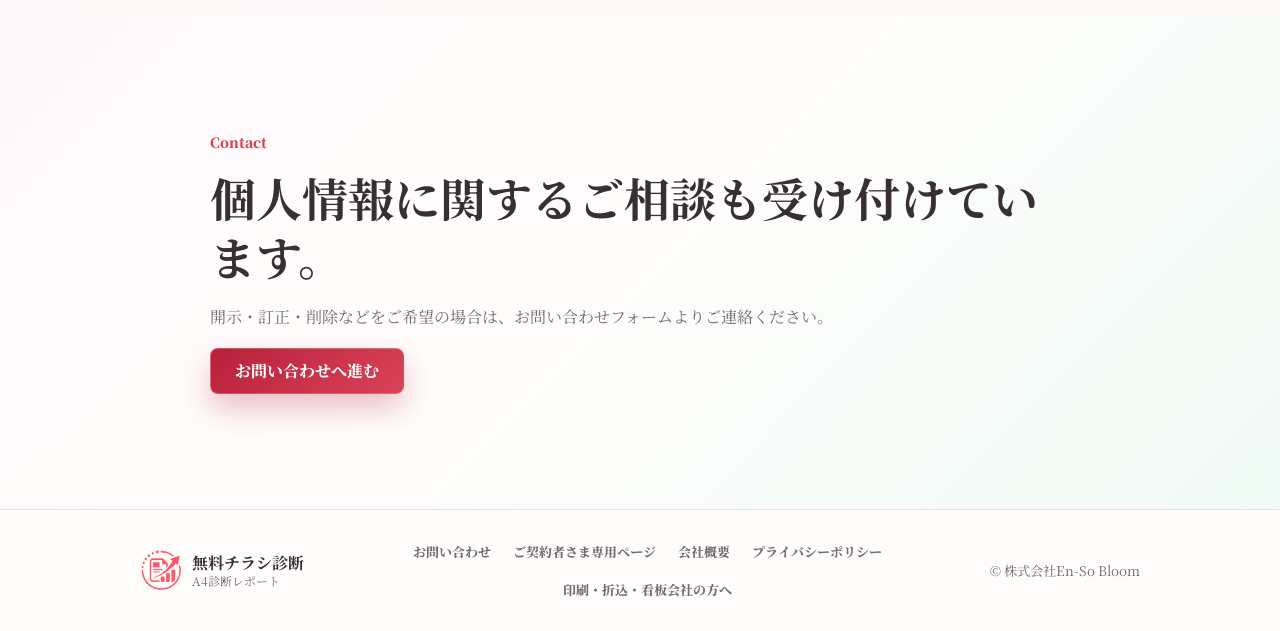
<file: privacy.html>
<!doctype html>
<html lang="ja">
  <head>
    <meta charset="utf-8" />
    <meta name="viewport" content="width=device-width, initial-scale=1" />
    <title>プライバシーポリシー | 無料チラシ診断</title>
    <meta
      name="description"
      content="無料チラシ診断と関連するチラシ制作サービスのプライバシーポリシーです。"
    />
    <link rel="preconnect" href="https://fonts.googleapis.com" />
    <link rel="preconnect" href="https://fonts.gstatic.com" crossorigin />
    <link href="https://fonts.googleapis.com/css2?family=Noto+Serif+JP:wght@500;600;700;800;900&display=swap" rel="stylesheet" />
    <link rel="icon" type="image/png" href="assets/logo-mark.png" />
    <link rel="stylesheet" href="styles.css?v=20260806-refocus1" />
  </head>
  <body>
    <header class="site-header" aria-label="サイトヘッダー">
      <a class="brand" href="index.html#top" aria-label="無料チラシ診断 トップ">
        <span class="brand-mark"><img src="assets/logo-mark.png" alt="" /></span>
        <span>
          <strong>無料チラシ診断</strong>
          <small>7つのAI仙人</small>
        </span>
      </a>
      <nav class="site-nav" aria-label="主要ナビゲーション">
        <a href="index.html#diagnosis">診断内容</a>
        <a href="index.html#sages">7つの視点</a>
        <a href="index.html#works">制作事例</a>
        <a href="production.html#pricing">制作料金</a>
        <a href="index.html#faq">FAQ</a>
        <a href="contact.html">お問い合わせ</a>
      </nav>
      <a class="header-cta" href="index.html?start=free_diagnosis#top">今のチラシを送って無料診断する</a>
    </header>

    <main class="subpage-main">
      <section class="subpage-hero" aria-labelledby="privacy-title">
        <div class="section-inner">
          <p class="eyebrow">個人情報の取り扱い</p>
          <h1 id="privacy-title">プライバシーポリシー</h1>
          <p>
            無料診断およびお問い合わせでお預かりする情報は、診断レポートの作成・返信・サービス運営に必要な範囲で取り扱います。
          </p>
          <div class="subpage-actions">
            <a class="primary-button" href="contact.html">問い合わせる</a>
            <a class="secondary-button" href="company.html">会社概要を見る</a>
          </div>
        </div>
      </section>

      <section class="section privacy-section" aria-labelledby="policy-title">
        <div class="section-inner">
          <div class="section-heading">
            <p class="eyebrow">Policy</p>
            <h2 id="policy-title">個人情報保護方針</h2>
            <p>
              株式会社En-So Bloomは、無料チラシ診断および反応設計型チラシ制作の提供にあたり、
              お預かりした個人情報を以下の方針に基づき適切に管理します。
            </p>
          </div>
          <div class="policy-grid">
            <article>
              <h3>取得する情報</h3>
              <p>お名前、メールアドレス、任意で入力された電話番号、会社名・屋号・店舗名、業種、チラシ画像またはPDF、お問い合わせ内容、診断に必要なヒアリング内容、アクセス日時、閲覧ページ、ボタン操作などのアクセス解析情報を取得します。</p>
            </article>
            <article>
              <h3>利用目的</h3>
              <p>無料診断レポートの作成・送付、お問い合わせへの返信、サービス案内、品質改善、必要な連絡のために利用します。アップロードされたチラシ画像やPDFは、診断レポート作成と問い合わせ対応のために使用します。</p>
            </article>
            <article>
              <h3>第三者提供</h3>
              <p>法令に基づく場合を除き、ご本人の同意なく第三者へ提供しません。外部委託が必要な場合は、適切な管理を行います。</p>
            </article>
            <article>
              <h3>外部委託</h3>
              <p>フォーム受付、ファイル保管、データ管理、アクセス解析、メール送信のために外部サービスを利用します。その場合も必要な範囲に限定します。</p>
            </article>
            <article>
              <h3>保管と管理</h3>
              <p>お預かりした情報は、不正アクセス、紛失、漏えいを防ぐため、必要な安全管理措置を講じます。</p>
            </article>
            <article>
              <h3>保存期間</h3>
              <p>診断・問い合わせ対応・サービス運営に必要な期間保管し、不要になった情報は適切な方法で削除します。</p>
            </article>
            <article>
              <h3>開示・訂正・削除</h3>
              <p>ご本人から情報の開示、訂正、利用停止、削除のご依頼があった場合は、合理的な範囲で速やかに対応します。</p>
            </article>
            <article>
              <h3>Cookie等の利用</h3>
              <p>利便性向上や入力内容の控えのため、ブラウザの保存機能を利用する場合があります。ブラウザ設定により削除できます。</p>
            </article>
            <article>
              <h3>お問い合わせ窓口</h3>
              <p>個人情報に関するお問い合わせは、<a href="contact.html">お問い合わせフォーム</a>よりご連絡ください。</p>
            </article>
          </div>
          <p class="subpage-note">最終更新日：2026年8月6日</p>
        </div>
      </section>

      <section class="section subpage-contact-band" aria-labelledby="privacy-contact-title">
        <div class="section-inner">
          <p class="eyebrow">Contact</p>
          <h2 id="privacy-contact-title">個人情報に関するご相談も受け付けています。</h2>
          <p>
            開示・訂正・削除などをご希望の場合は、お問い合わせフォームよりご連絡ください。
          </p>
          <a class="primary-button" href="contact.html">お問い合わせへ進む</a>
        </div>
      </section>
    </main>

    <footer class="site-footer">
      <div class="section-inner footer-inner">
        <a class="brand" href="index.html#top" aria-label="無料チラシ診断 トップへ戻る">
          <span class="brand-mark"><img src="assets/logo-mark.png" alt="" /></span>
          <span>
            <strong>無料チラシ診断</strong>
            <small>A4診断レポート</small>
          </span>
        </a>
        <nav aria-label="フッターナビゲーション">
          <a href="contact.html">お問い合わせ</a>
          <a href="portal.html">ご契約者さま専用ページ</a>
          <a href="company.html">会社概要</a>
          <a href="privacy.html">プライバシーポリシー</a>
          <a href="partner.html">印刷・折込・看板会社の方へ</a>
        </nav>
        <small>© 株式会社En-So Bloom</small>
      </div>
    </footer>
    <script src="https://lp-analysis-tool.vercel.app/tracking.js" data-site-id="site_63faadce5e66f71d" data-endpoint="https://lp-analysis-tool.vercel.app/api/mvp/track"></script>
  </body>
</html>
</file>
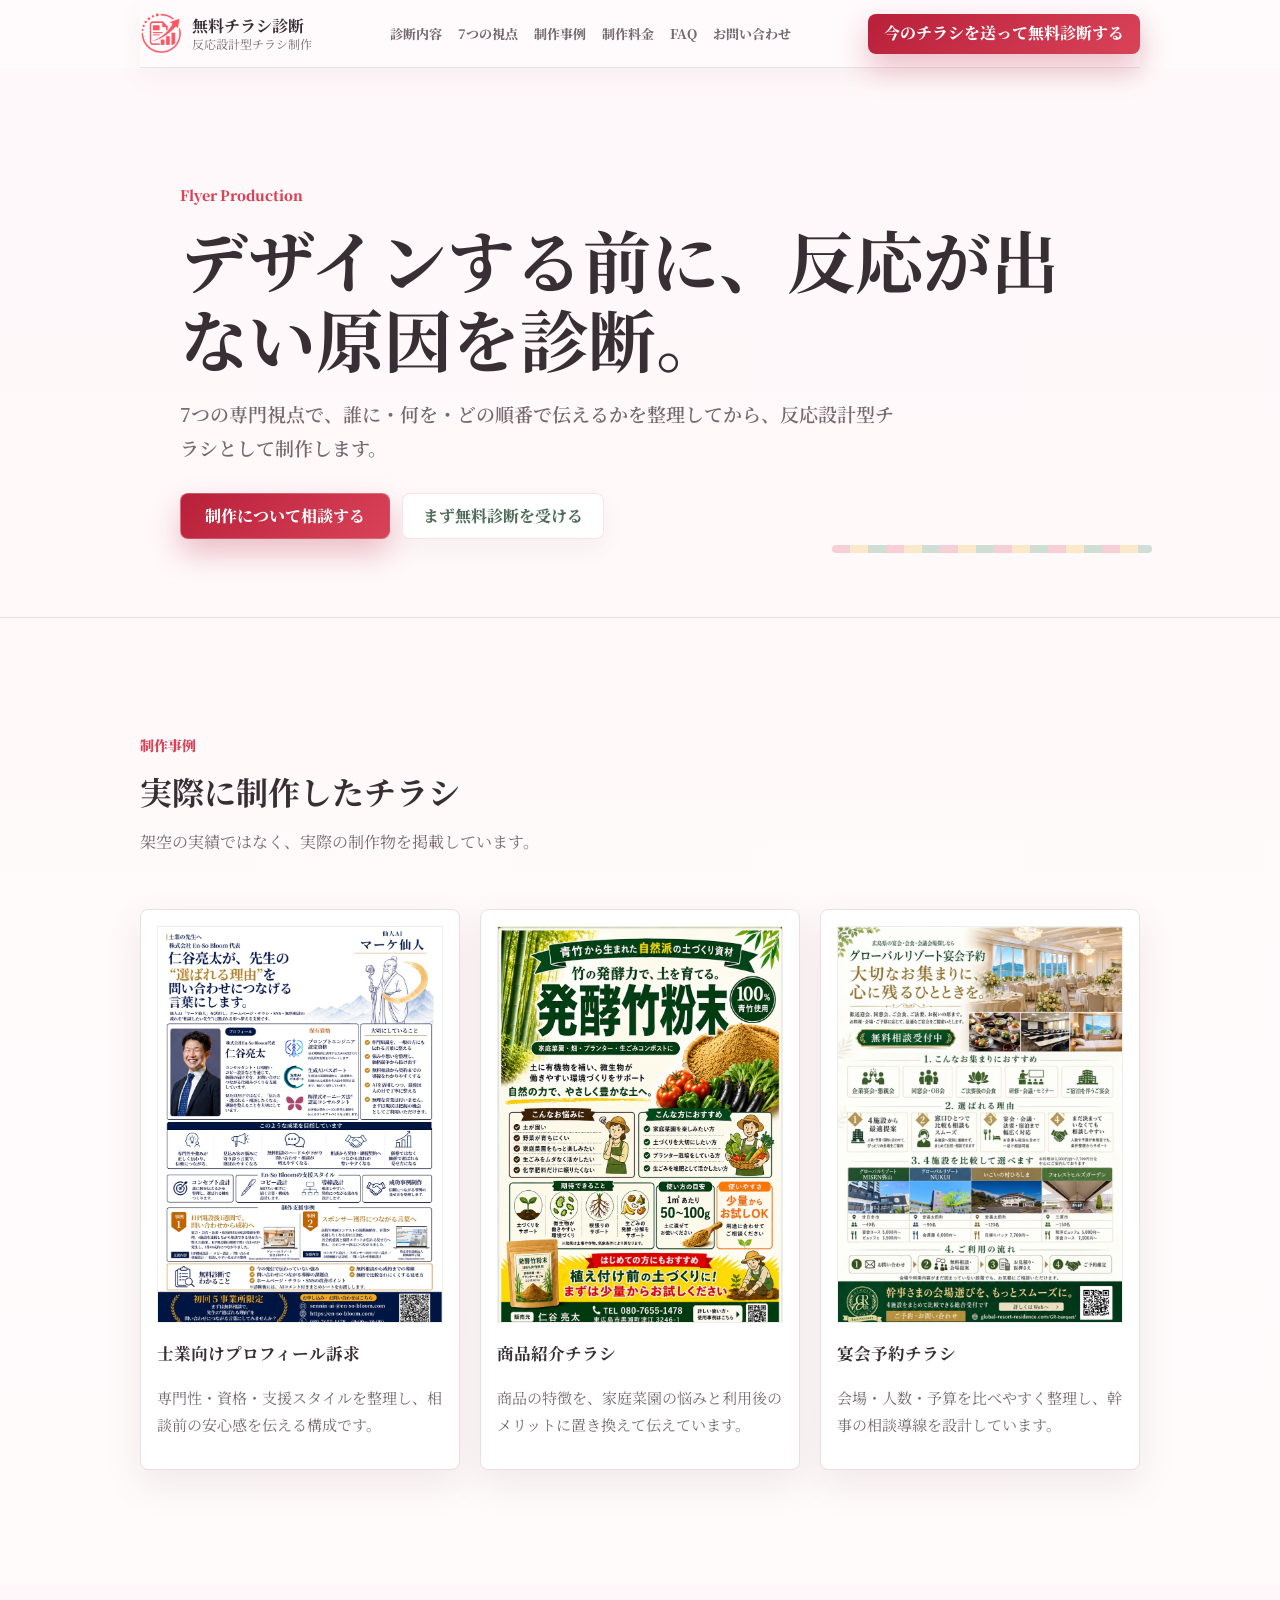
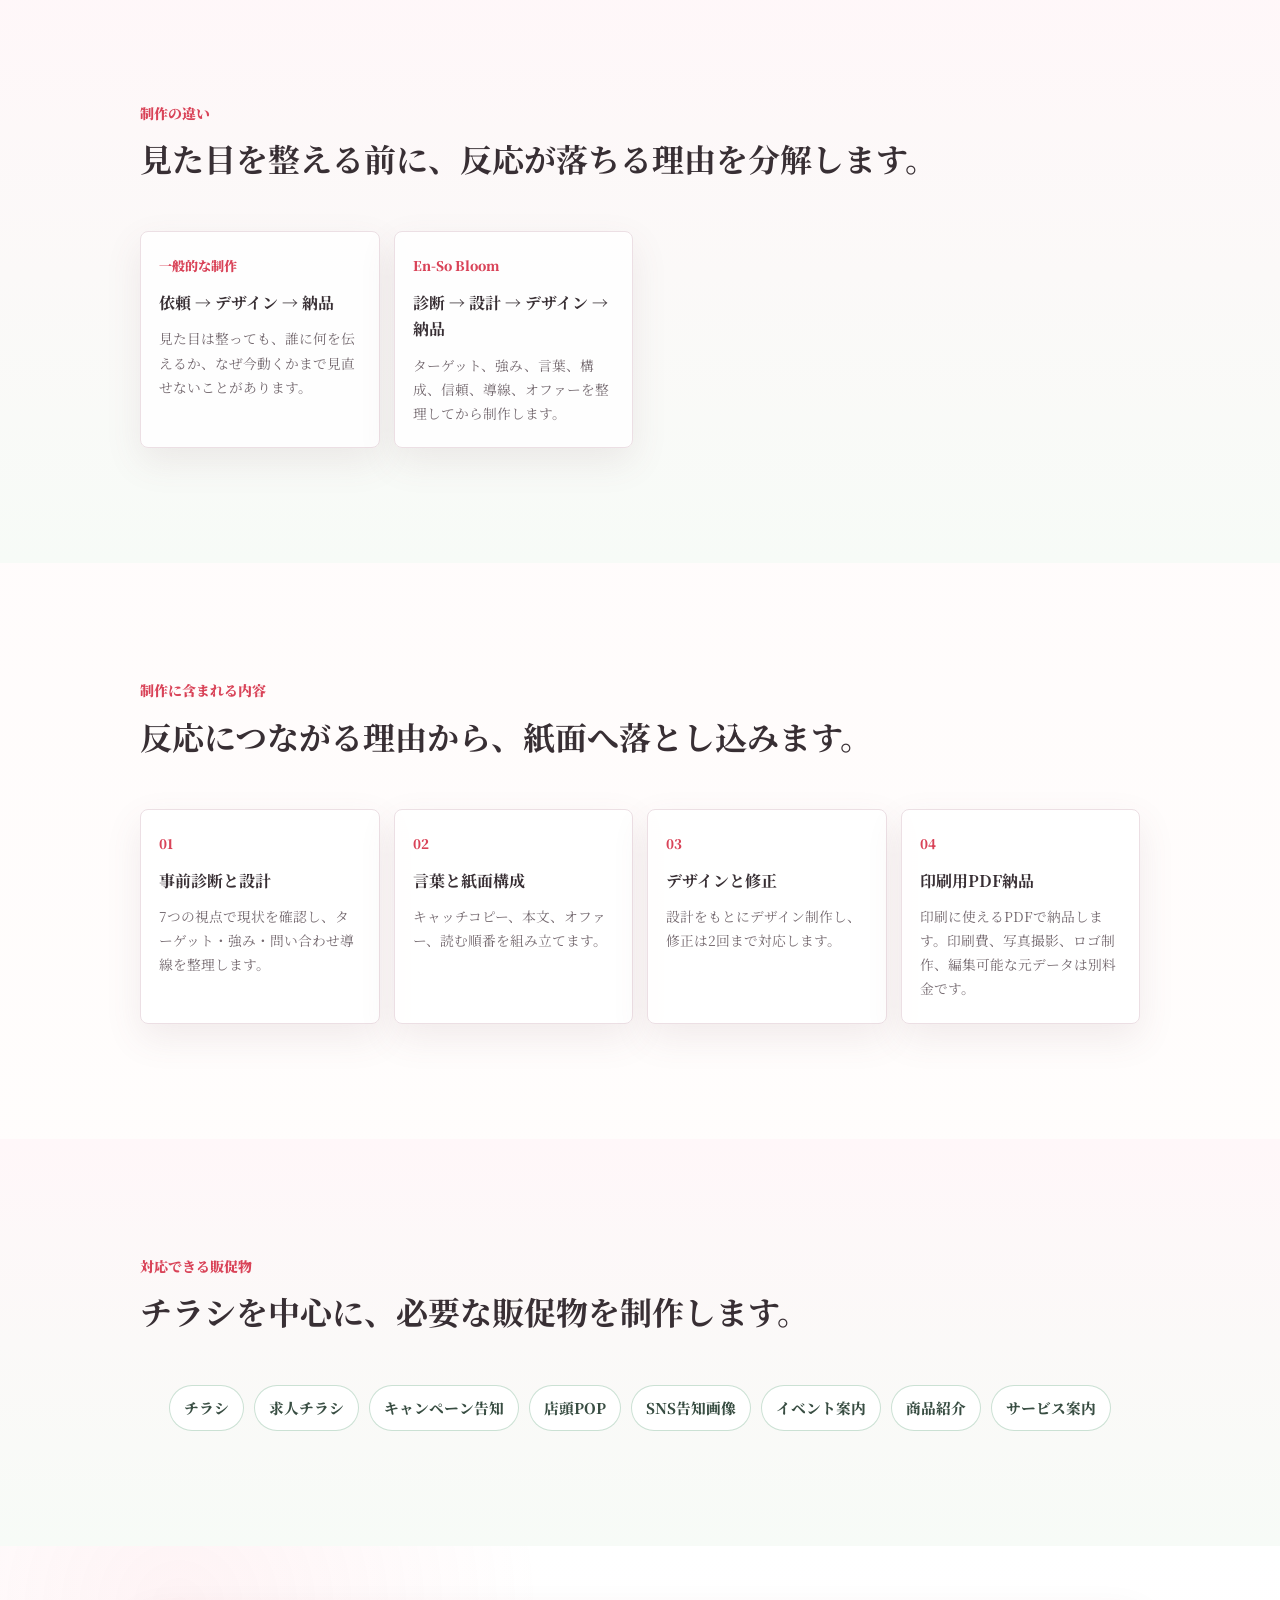
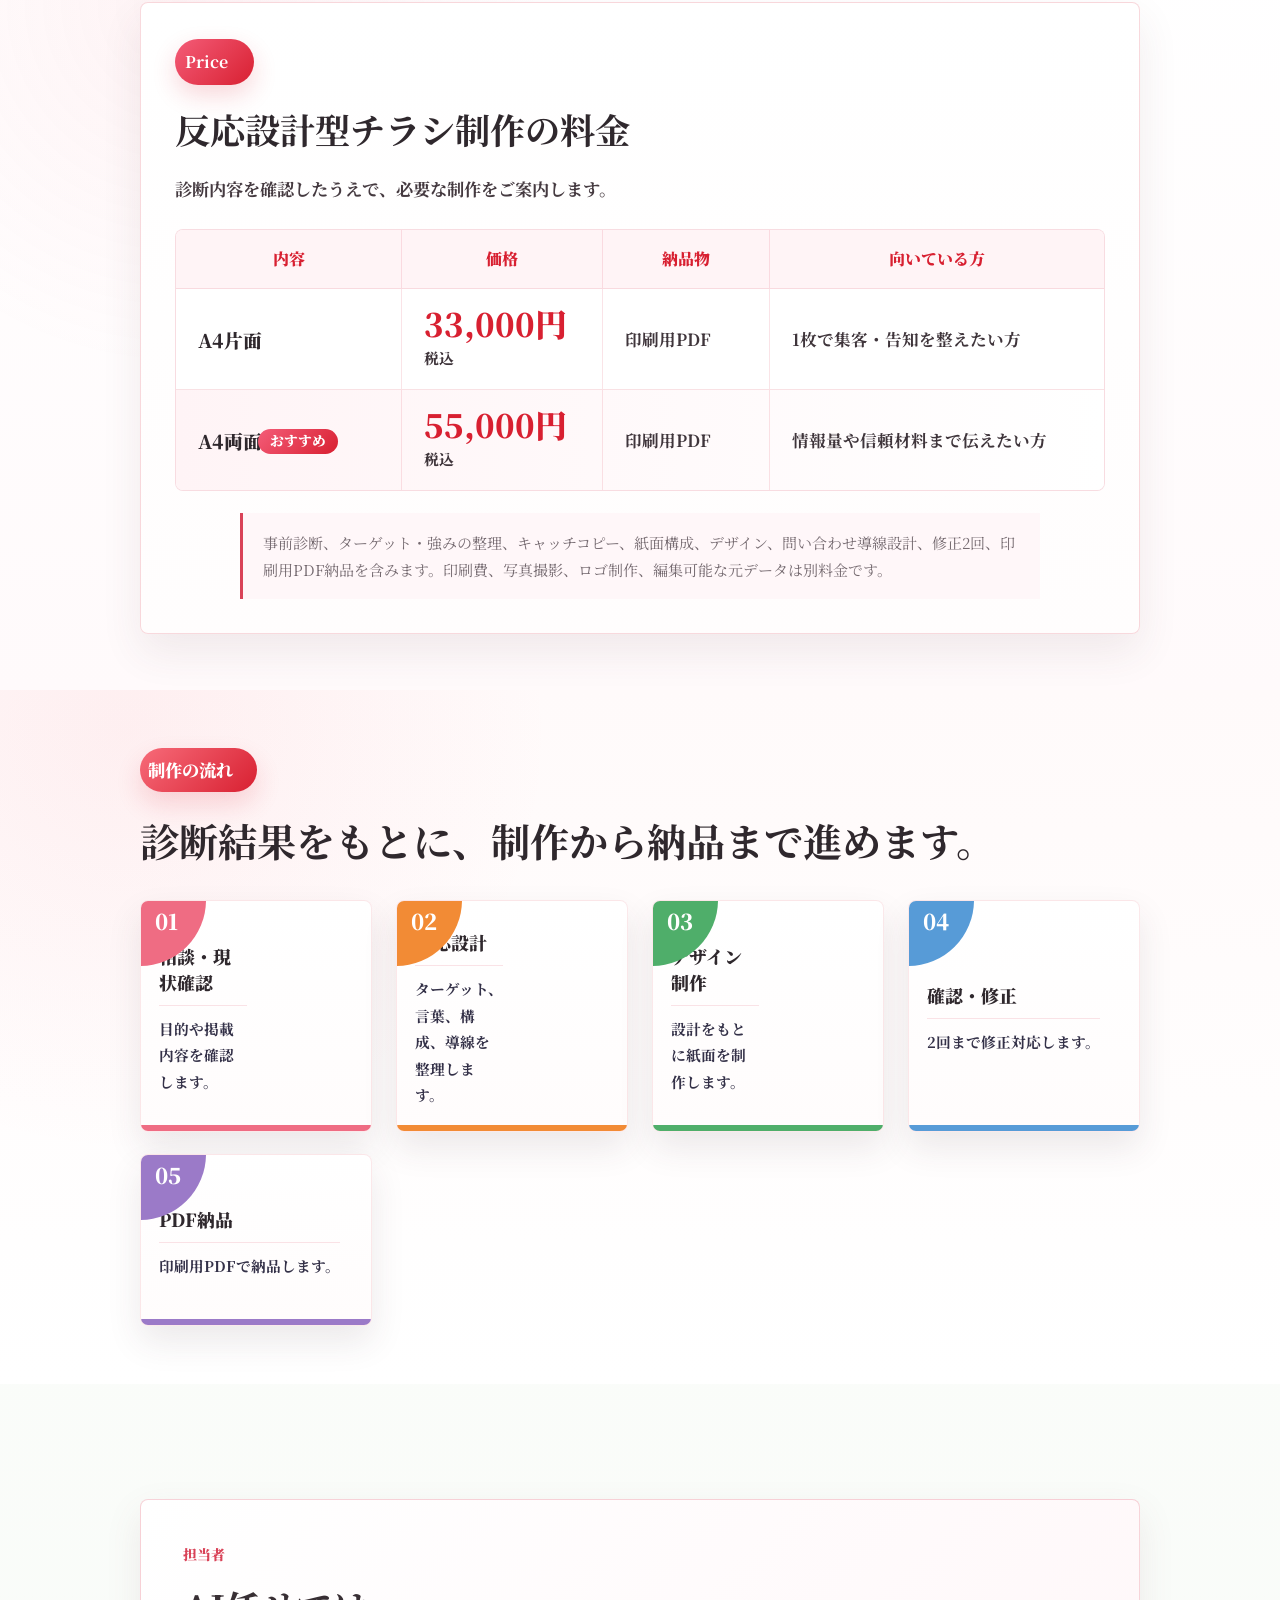
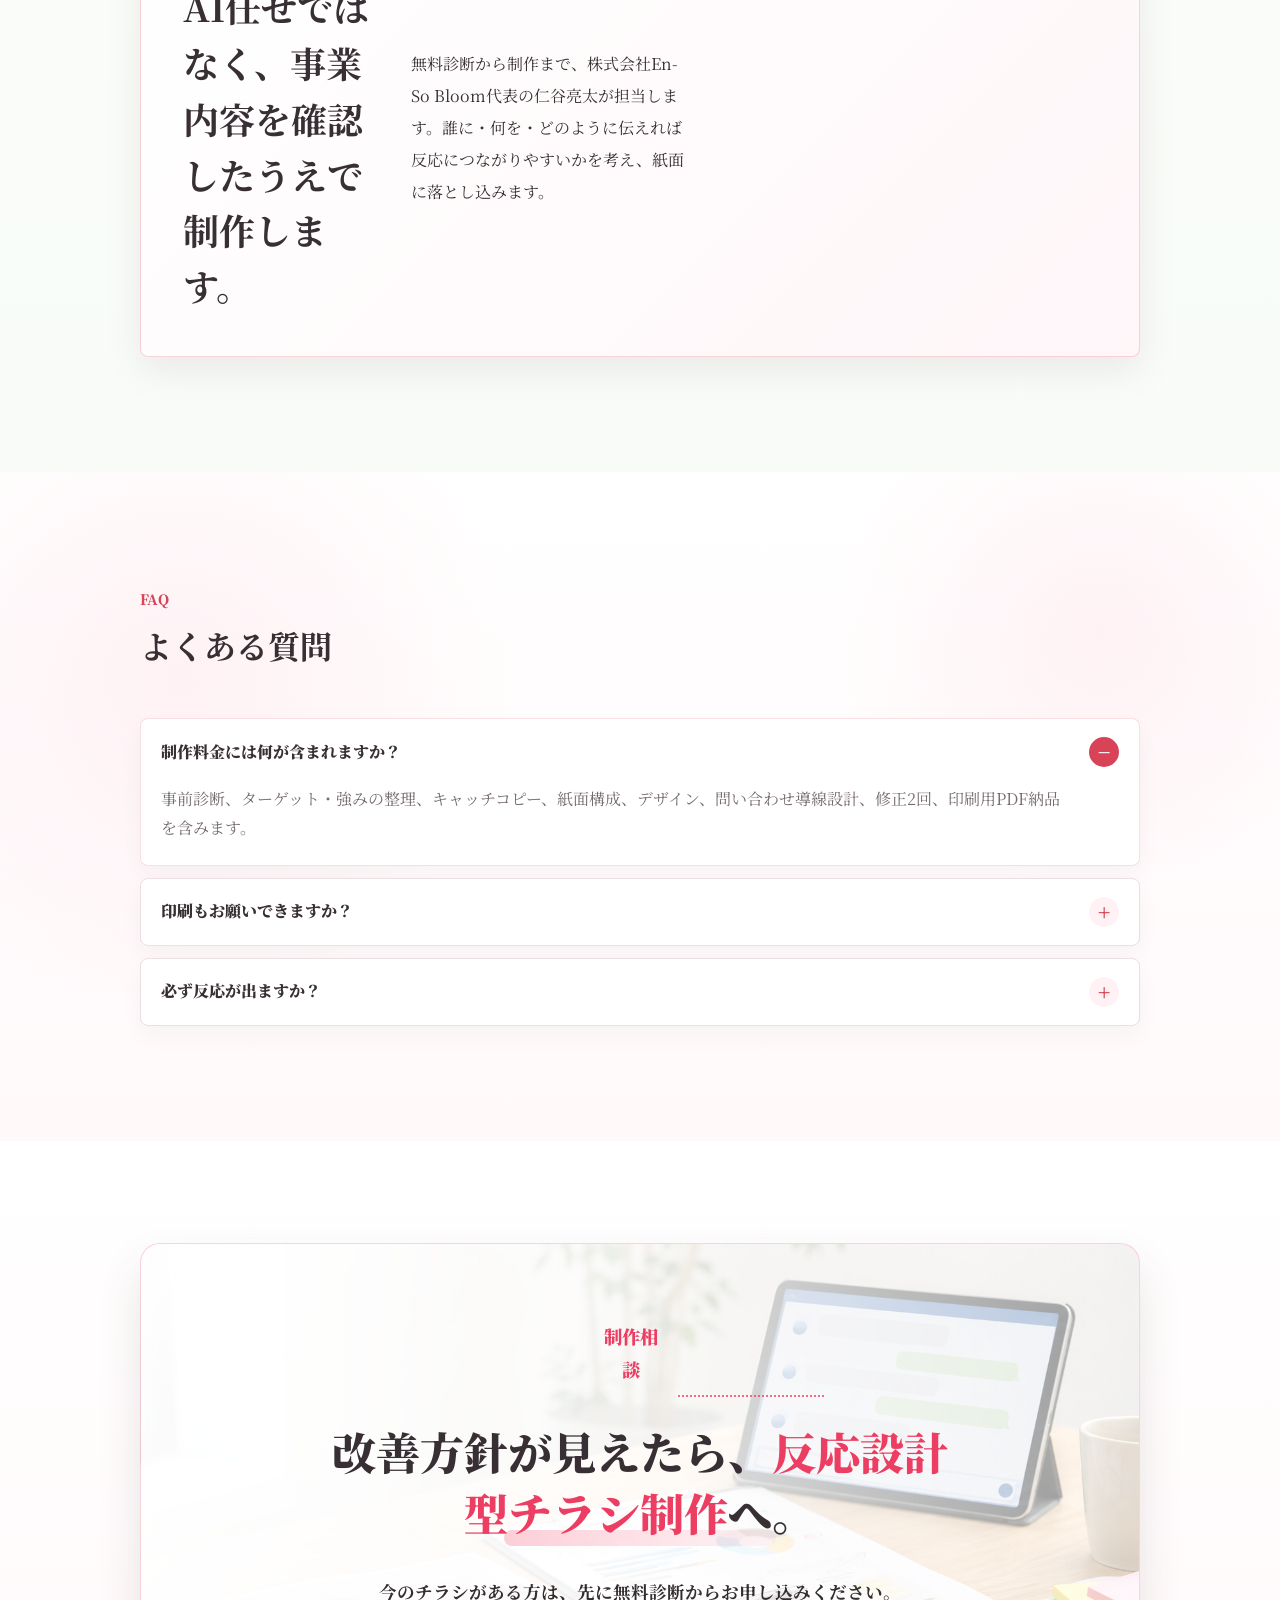
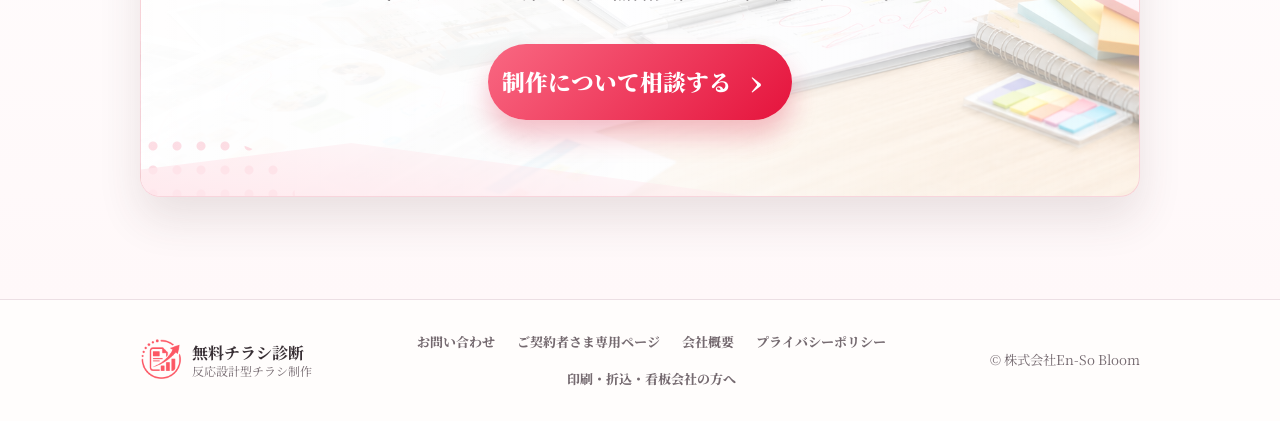
<file: production.html>
<!doctype html>
<html lang="ja">
  <head>
    <meta charset="utf-8" />
    <meta name="viewport" content="width=device-width, initial-scale=1" />
    <title>反応設計型チラシ制作 | 株式会社En-So Bloom</title>
    <meta name="description" content="7つの専門視点で原因を整理し、ターゲット・言葉・構成・導線まで設計する反応設計型チラシ制作。A4片面33,000円、両面55,000円（税込）。" />
    <link rel="preconnect" href="https://fonts.googleapis.com" />
    <link rel="preconnect" href="https://fonts.gstatic.com" crossorigin />
    <link href="https://fonts.googleapis.com/css2?family=Noto+Serif+JP:wght@500;600;700;800;900&display=swap" rel="stylesheet" />
    <link rel="icon" type="image/png" href="assets/logo-mark.png" />
    <link rel="stylesheet" href="styles.css?v=20260806-refocus1" />
  </head>
  <body>
    <header class="site-header" aria-label="サイトヘッダー">
      <a class="brand" href="index.html#top" aria-label="無料チラシ診断 トップ"><span class="brand-mark"><img src="assets/logo-mark.png" alt="" /></span><span><strong>無料チラシ診断</strong><small>反応設計型チラシ制作</small></span></a>
      <nav class="site-nav" aria-label="主要ナビゲーション">
        <a href="index.html#diagnosis">診断内容</a><a href="index.html#sages">7つの視点</a><a href="#works">制作事例</a><a href="#pricing">制作料金</a><a href="#faq">FAQ</a><a href="contact.html">お問い合わせ</a>
      </nav>
      <a class="header-cta" href="index.html?start=free_diagnosis#top">今のチラシを送って無料診断する</a>
    </header>

    <main class="subpage-main">
      <section class="subpage-hero" aria-labelledby="production-title">
        <div class="section-inner">
          <p class="eyebrow">Flyer Production</p>
          <h1 id="production-title">デザインする前に、反応が出ない原因を診断。</h1>
          <p>7つの専門視点で、誰に・何を・どの順番で伝えるかを整理してから、反応設計型チラシとして制作します。</p>
          <div class="subpage-actions"><a class="primary-button" href="contact.html">制作について相談する</a><a class="secondary-button" href="index.html?start=free_diagnosis#top">まず無料診断を受ける</a></div>
        </div>
      </section>

      <section id="works" class="section" aria-labelledby="works-title">
        <div class="section-inner">
          <div class="section-heading"><p class="eyebrow">制作事例</p><h2 id="works-title">実際に制作したチラシ</h2><p>架空の実績ではなく、実際の制作物を掲載しています。</p></div>
          <div class="production-work-grid">
            <article><img src="assets/works/marketing-sennin-profile.jpg" alt="士業向けプロフィール訴求チラシ" loading="lazy" /><h3>士業向けプロフィール訴求</h3><p>専門性・資格・支援スタイルを整理し、相談前の安心感を伝える構成です。</p></article>
            <article><img src="assets/works/bamboo-ferment-flyer.jpg" alt="発酵竹粉末の商品紹介チラシ" loading="lazy" /><h3>商品紹介チラシ</h3><p>商品の特徴を、家庭菜園の悩みと利用後のメリットに置き換えて伝えています。</p></article>
            <article><img src="assets/works/banquet-resort-flyer.jpg" alt="宴会予約チラシ" loading="lazy" /><h3>宴会予約チラシ</h3><p>会場・人数・予算を比べやすく整理し、幹事の相談導線を設計しています。</p></article>
          </div>
        </div>
      </section>

      <section id="difference" class="section tinted" aria-labelledby="difference-title">
        <div class="section-inner">
          <div class="section-heading"><p class="eyebrow">制作の違い</p><h2 id="difference-title">見た目を整える前に、反応が落ちる理由を分解します。</h2></div>
          <div class="streamlined-card-grid production-difference-grid">
            <article><span>一般的な制作</span><h3>依頼 → デザイン → 納品</h3><p>見た目は整っても、誰に何を伝えるか、なぜ今動くかまで見直せないことがあります。</p></article>
            <article><span>En-So Bloom</span><h3>診断 → 設計 → デザイン → 納品</h3><p>ターゲット、強み、言葉、構成、信頼、導線、オファーを整理してから制作します。</p></article>
          </div>
        </div>
      </section>

      <section id="included" class="section" aria-labelledby="included-title">
        <div class="section-inner">
          <div class="section-heading"><p class="eyebrow">制作に含まれる内容</p><h2 id="included-title">反応につながる理由から、紙面へ落とし込みます。</h2></div>
          <div class="streamlined-card-grid">
            <article><span>01</span><h3>事前診断と設計</h3><p>7つの視点で現状を確認し、ターゲット・強み・問い合わせ導線を整理します。</p></article>
            <article><span>02</span><h3>言葉と紙面構成</h3><p>キャッチコピー、本文、オファー、読む順番を組み立てます。</p></article>
            <article><span>03</span><h3>デザインと修正</h3><p>設計をもとにデザイン制作し、修正は2回まで対応します。</p></article>
            <article><span>04</span><h3>印刷用PDF納品</h3><p>印刷に使えるPDFで納品します。印刷費、写真撮影、ロゴ制作、編集可能な元データは別料金です。</p></article>
          </div>
        </div>
      </section>

      <section class="section tinted" aria-labelledby="deliverables-title">
        <div class="section-inner">
          <div class="section-heading"><p class="eyebrow">対応できる販促物</p><h2 id="deliverables-title">チラシを中心に、必要な販促物を制作します。</h2></div>
          <ul class="production-deliverables"><li>チラシ</li><li>求人チラシ</li><li>キャンペーン告知</li><li>店頭POP</li><li>SNS告知画像</li><li>イベント案内</li><li>商品紹介</li><li>サービス案内</li></ul>
        </div>
      </section>

      <section id="pricing" class="section pricing-section" aria-labelledby="pricing-title">
        <div class="section-inner pricing-panel">
          <div class="pricing-heading"><p class="eyebrow">Price</p><h2 id="pricing-title">反応設計型チラシ制作の料金</h2><p>診断内容を確認したうえで、必要な制作をご案内します。</p></div>
          <div class="pricing-table" role="table" aria-label="反応設計型チラシ制作料金">
            <div class="pricing-row pricing-head" role="row"><span role="columnheader">内容</span><span role="columnheader">価格</span><span role="columnheader">納品物</span><span role="columnheader">向いている方</span></div>
            <div class="pricing-row" role="row"><span role="cell" class="plan-cell"><strong>A4片面</strong></span><span role="cell"><b>33,000円</b><small>税込</small></span><span role="cell">印刷用PDF</span><span role="cell">1枚で集客・告知を整えたい方</span></div>
            <div class="pricing-row recommended-row" role="row"><span role="cell" class="plan-cell"><strong>A4両面</strong><em>おすすめ</em></span><span role="cell"><b>55,000円</b><small>税込</small></span><span role="cell">印刷用PDF</span><span role="cell">情報量や信頼材料まで伝えたい方</span></div>
          </div>
          <p class="production-price-note">事前診断、ターゲット・強みの整理、キャッチコピー、紙面構成、デザイン、問い合わせ導線設計、修正2回、印刷用PDF納品を含みます。印刷費、写真撮影、ロゴ制作、編集可能な元データは別料金です。</p>
        </div>
      </section>

      <section class="section flow-section" aria-labelledby="flow-title">
        <div class="section-inner flow-panel"><div class="flow-heading"><p class="flow-eyebrow">制作の流れ</p><h2 id="flow-title">診断結果をもとに、制作から納品まで進めます。</h2></div>
          <ol class="flow-list production-flow-list"><li class="flow-card flow-red"><span class="flow-num">01</span><div><strong>相談・現状確認</strong><p>目的や掲載内容を確認します。</p></div></li><li class="flow-card flow-orange"><span class="flow-num">02</span><div><strong>反応設計</strong><p>ターゲット、言葉、構成、導線を整理します。</p></div></li><li class="flow-card flow-green"><span class="flow-num">03</span><div><strong>デザイン制作</strong><p>設計をもとに紙面を制作します。</p></div></li><li class="flow-card flow-blue"><span class="flow-num">04</span><div><strong>確認・修正</strong><p>2回まで修正対応します。</p></div></li><li class="flow-card flow-purple"><span class="flow-num">05</span><div><strong>PDF納品</strong><p>印刷用PDFで納品します。</p></div></li></ol>
        </div>
      </section>

      <section class="section owner-section" aria-labelledby="owner-title"><div class="section-inner owner-card"><div><p class="eyebrow">担当者</p><h2 id="owner-title">AI任せではなく、事業内容を確認したうえで制作します。</h2></div><p>無料診断から制作まで、株式会社En-So Bloom代表の仁谷亮太が担当します。誰に・何を・どのように伝えれば反応につながりやすいかを考え、紙面に落とし込みます。</p></div></section>

      <section id="faq" class="section faq-section" aria-labelledby="faq-title"><div class="section-inner"><div class="section-heading"><p class="eyebrow">FAQ</p><h2 id="faq-title">よくある質問</h2></div><div class="faq-list"><details open><summary>制作料金には何が含まれますか？</summary><p>事前診断、ターゲット・強みの整理、キャッチコピー、紙面構成、デザイン、問い合わせ導線設計、修正2回、印刷用PDF納品を含みます。</p></details><details><summary>印刷もお願いできますか？</summary><p>基本は印刷用PDF納品です。印刷が必要な場合はご相談ください。</p></details><details><summary>必ず反応が出ますか？</summary><p>反応や売上は保証できません。ターゲット・訴求・オファー・導線を整理し、反応につながる可能性を高める制作を行います。</p></details></div></div></section>

      <section class="final-cta" aria-labelledby="cta-title"><div class="section-inner"><div class="final-cta-card"><div class="final-cta-copy"><p class="final-cta-kicker">制作相談</p><h2 id="cta-title">改善方針が見えたら、<em>反応設計型チラシ制作</em>へ。</h2><p>今のチラシがある方は、先に無料診断からお申し込みください。</p><a class="final-cta-button" href="contact.html"><span>制作について相談する</span><span class="final-cta-button-arrow" aria-hidden="true">›</span></a></div></div></div></section>
    </main>

    <footer class="site-footer"><div class="section-inner footer-inner"><a class="brand" href="index.html#top" aria-label="無料チラシ診断 トップへ戻る"><span class="brand-mark"><img src="assets/logo-mark.png" alt="" /></span><span><strong>無料チラシ診断</strong><small>反応設計型チラシ制作</small></span></a><nav aria-label="フッターナビゲーション"><a href="contact.html">お問い合わせ</a><a href="portal.html">ご契約者さま専用ページ</a><a href="company.html">会社概要</a><a href="privacy.html">プライバシーポリシー</a><a href="partner.html">印刷・折込・看板会社の方へ</a></nav><small>© 株式会社En-So Bloom</small></div></footer>
    <script src="https://lp-analysis-tool.vercel.app/tracking.js" data-site-id="site_63faadce5e66f71d" data-endpoint="https://lp-analysis-tool.vercel.app/api/mvp/track"></script>
  </body>
</html>
</file>
<file: styles.css>
:root {
  --ink: #382f34;
  --muted: #756a70;
  --line: #ecdfe4;
  --paper: #fffdfc;
  --soft: #fff6f8;
  --mist: #effaf5;
  --deep: #4f6c59;
  --deep-2: #384d42;
  --accent: #d94358;
  --accent-deep: #b8203a;
  --accent-2: #f3c862;
  --green: #6aa884;
  --blue: #8ca6d6;
  --shadow: 0 22px 60px rgba(117, 79, 88, 0.15);
  --shadow-soft: 0 14px 36px rgba(117, 79, 88, 0.1);
  --radius: 8px;
  --max: 1000px;
  color-scheme: light;
}

* {
  box-sizing: border-box;
}

html {
  scroll-padding-top: 92px;
  scroll-behavior: smooth;
}

body {
  margin: 0;
  color: var(--ink);
  background:
    linear-gradient(180deg, #fffafb 0%, #fffdfc 34%, #f7fbf7 100%);
  font-family: "Noto Serif JP", "Noto Serif", serif;
  line-height: 1.8;
  letter-spacing: 0;
}

/* Free diagnosis LP: keep the existing visual language while concentrating the page on the diagnosis offer. */
.operator-note {
  margin: 14px 0 0;
  color: var(--deep-2);
  font-size: 0.9rem;
  font-weight: 700;
  line-height: 1.7;
}

.worry-section,
.cause-section,
.service-info,
.difference-section,
.sample-section,
.deliverables-section {
  display: none;
}

.streamlined-problems {
  padding: 88px 0;
  background: linear-gradient(180deg, rgba(255, 246, 248, 0.88), rgba(255, 253, 252, 0.92));
}

.streamlined-problems .section-heading {
  max-width: 760px;
  margin: 0 auto 32px;
  text-align: center;
}

.streamlined-problems h2 em {
  color: var(--accent);
  font-style: normal;
}

.streamlined-card-grid {
  display: grid;
  grid-template-columns: repeat(4, minmax(0, 1fr));
  gap: 14px;
}

.streamlined-card-grid article {
  min-width: 0;
  padding: 22px 18px;
  background: rgba(255, 255, 255, 0.88);
  border: 1px solid var(--line);
  border-radius: var(--radius);
  box-shadow: var(--shadow-soft);
}

.streamlined-card-grid span {
  display: block;
  margin-bottom: 12px;
  color: var(--accent);
  font-size: 0.82rem;
  font-weight: 900;
}

.streamlined-card-grid h3 {
  margin: 0 0 10px;
  font-size: 1rem;
  line-height: 1.65;
}

.streamlined-card-grid p {
  margin: 0;
  color: var(--muted);
  font-size: 0.86rem;
  line-height: 1.75;
}

.flow-list > li:nth-child(n + 4) {
  display: none;
}

.flow-list {
  grid-template-columns: repeat(3, minmax(0, 1fr));
}

.pricing-panel .pricing-note,
.pricing-panel .pricing-hero-art {
  display: none;
}

.pricing-panel .included-row {
  margin-top: 22px;
}

.owner-section {
  padding: 88px 0;
}

.owner-card {
  display: grid;
  grid-template-columns: minmax(0, 0.9fr) minmax(0, 1.1fr);
  gap: 38px;
  align-items: start;
  padding: 42px;
  background: linear-gradient(135deg, #fff 0%, #fff6f8 100%);
  border: 1px solid rgba(217, 67, 88, 0.22);
  border-radius: var(--radius);
  box-shadow: var(--shadow-soft);
}

.owner-card h2 {
  margin: 0;
  font-size: clamp(1.55rem, 3vw, 2.25rem);
  line-height: 1.55;
}

.owner-card > p {
  margin: 0;
  font-size: 1rem;
  line-height: 2;
}

@media (max-width: 680px) {
  .operator-note {
    font-size: 0.82rem;
  }

  .streamlined-problems,
  .owner-section {
    padding: 58px 0;
  }

  .streamlined-card-grid,
  .flow-list,
  .owner-card {
    grid-template-columns: 1fr;
  }

  .streamlined-card-grid {
    gap: 10px;
  }

  .streamlined-card-grid article {
    padding: 18px;
  }

  .owner-card {
    gap: 20px;
    padding: 28px 22px;
  }
}

/* 2026-08 LP restructuring overrides */
.streamlined-problems {
  display: block;
}

.flow-section .flow-list {
  grid-template-columns: repeat(3, minmax(0, 1fr));
}

.production-flow-list,
.partner-flow-list {
  grid-template-columns: repeat(4, minmax(0, 1fr)) !important;
}

.production-flow-list > li:nth-child(n + 4),
.partner-flow-list > li:nth-child(n + 4) {
  display: flex;
}

.production-work-grid {
  display: grid;
  grid-template-columns: repeat(3, minmax(0, 1fr));
  gap: 20px;
}

.production-work-grid article {
  overflow: hidden;
  padding: 16px;
  background: #fff;
  border: 1px solid var(--line);
  border-radius: var(--radius);
  box-shadow: var(--shadow-soft);
}

.production-work-grid img {
  width: 100%;
  aspect-ratio: 0.72;
  object-fit: cover;
  object-position: top;
  border: 1px solid rgba(56, 47, 52, 0.08);
}

.production-work-grid h3 {
  margin: 16px 0 6px;
  font-size: 1.04rem;
}

.production-work-grid p,
.production-price-note,
.partner-note,
.partner-promise p {
  color: var(--muted);
  font-size: 0.94rem;
}

.production-price-note,
.partner-note {
  max-width: 800px;
  margin: 22px auto 0;
  padding: 16px 20px;
  background: rgba(255, 246, 248, 0.72);
  border-left: 3px solid var(--accent);
}

.production-deliverables {
  display: flex;
  flex-wrap: wrap;
  justify-content: center;
  gap: 10px;
  padding: 0;
  margin: 0;
  list-style: none;
}

.production-deliverables li {
  padding: 9px 14px;
  color: var(--deep-2);
  font-size: 0.92rem;
  font-weight: 800;
  background: #fff;
  border: 1px solid rgba(106, 168, 132, 0.35);
  border-radius: 999px;
}

.partner-promise {
  text-align: center;
}

.partner-promise .section-inner {
  max-width: 760px;
}

.partner-promise h2 {
  margin: 0 0 16px;
  font-size: clamp(1.7rem, 3vw, 2.4rem);
  line-height: 1.55;
}

@media (max-width: 680px) {
  .flow-section .flow-list,
  .production-flow-list,
  .partner-flow-list,
  .production-work-grid {
    grid-template-columns: 1fr !important;
  }

  .production-work-grid {
    gap: 14px;
  }

  .production-work-grid article {
    display: grid;
    grid-template-columns: 112px 1fr;
    gap: 14px;
    align-items: start;
  }

  .production-work-grid img {
    aspect-ratio: 0.72;
  }

  .production-work-grid h3,
  .production-work-grid p {
    grid-column: 2;
    margin: 0;
  }

  .production-work-grid h3 {
    margin-top: 6px;
  }
}

img {
  display: block;
  max-width: 100%;
}

button,
input,
select,
textarea {
  font: inherit;
  letter-spacing: 0;
}

button,
a {
  -webkit-tap-highlight-color: transparent;
}

a {
  color: inherit;
  text-decoration: none;
}

.site-header {
  position: sticky;
  top: 0;
  z-index: 20;
  display: flex;
  align-items: center;
  justify-content: space-between;
  gap: 16px;
  width: min(100% - 36px, var(--max));
  min-height: 68px;
  padding: 10px 0;
  margin: 0 auto;
  background: rgba(255, 250, 252, 0.94);
  border-bottom: 1px solid rgba(236, 223, 228, 0.92);
  box-shadow: 0 10px 26px rgba(117, 79, 88, 0.05);
  backdrop-filter: blur(18px);
}

.brand {
  display: inline-flex;
  align-items: center;
  gap: 10px;
  min-width: max-content;
}

.brand-mark {
  display: grid;
  place-items: center;
  width: 42px;
  height: 42px;
  overflow: hidden;
  padding: 0;
  background: transparent;
  border: 0;
  border-radius: 0;
  box-shadow: none;
}

.brand-mark img {
  width: 100%;
  height: 100%;
  object-fit: contain;
}

.brand strong,
.brand small {
  display: block;
  line-height: 1.2;
}

.brand small {
  margin-top: 2px;
  color: var(--muted);
  font-size: 12px;
}

.site-nav {
  display: flex;
  align-items: center;
  gap: 16px;
  color: var(--muted);
  font-size: 13px;
  font-weight: 800;
}

.site-nav a {
  padding: 8px 0;
}

.site-nav a:hover {
  color: var(--deep);
}

.header-cta,
.primary-button,
.secondary-button,
.chat-form button,
.chat-actions button {
  display: inline-flex;
  align-items: center;
  justify-content: center;
  min-height: 46px;
  border: 0;
  border-radius: var(--radius);
  cursor: pointer;
  font-weight: 800;
  white-space: nowrap;
}

.header-cta,
.primary-button,
.chat-form button {
  color: #fff !important;
  background: linear-gradient(135deg, var(--accent-deep), var(--accent));
  box-shadow: 0 14px 30px rgba(184, 32, 58, 0.28);
}

.header-cta {
  min-height: 40px;
  padding: 0 16px;
}

.primary-button {
  padding: 0 24px;
  border: 1px solid rgba(255, 255, 255, 0.22);
  transition:
    transform 160ms ease,
    background 160ms ease,
    box-shadow 160ms ease;
}

.secondary-button {
  min-height: 46px;
  padding: 0 20px;
  color: var(--deep);
  background: rgba(255, 255, 255, 0.9);
  border: 1px solid rgba(228, 118, 134, 0.2);
  box-shadow: 0 10px 22px rgba(117, 79, 88, 0.06);
  transition:
    transform 160ms ease,
    border-color 160ms ease,
    color 160ms ease,
    background 160ms ease;
}

.primary-button:hover,
.header-cta:hover,
.chat-form button:hover {
  background: linear-gradient(135deg, #9f1c32, #cf334d);
}

.primary-button:hover,
.header-cta:hover {
  transform: translateY(-1px);
  box-shadow: 0 18px 34px rgba(184, 32, 58, 0.34);
}

.secondary-button:hover {
  background: #fff;
  border-color: rgba(228, 118, 134, 0.38);
  color: var(--accent-deep);
  transform: translateY(-1px);
}

.hero {
  position: relative;
  min-height: auto;
  isolation: isolate;
  overflow: hidden;
  border-bottom: 1px solid rgba(236, 223, 228, 0.9);
}

.hero-image {
  position: absolute;
  inset: 0;
  z-index: -3;
  width: 100%;
  height: 100%;
  object-fit: cover;
  object-position: 56% center;
}

.hero-scrim {
  position: absolute;
  inset: 0;
  z-index: -2;
  background:
    linear-gradient(90deg, rgba(255, 255, 255, 0.95) 0%, rgba(255, 255, 255, 0.86) 42%, rgba(255, 255, 255, 0.36) 72%, rgba(255, 255, 255, 0.12) 100%),
    linear-gradient(180deg, rgba(255, 246, 248, 0.24), rgba(239, 250, 245, 0.34));
}

.hero::after {
  position: absolute;
  right: clamp(22px, 8vw, 120px);
  bottom: clamp(18px, 5vw, 60px);
  z-index: -1;
  width: min(28vw, 260px);
  height: 8px;
  background: repeating-linear-gradient(90deg, rgba(228, 118, 134, 0.34) 0 18px, rgba(243, 200, 98, 0.34) 18px 36px, rgba(106, 168, 132, 0.34) 36px 54px);
  border-radius: 999px;
  content: "";
  opacity: 0.74;
}

.hero-content {
  display: grid;
  grid-template-columns: minmax(0, 470px) minmax(0, 502px);
  gap: 28px;
  align-items: start;
  width: min(100% - 36px, var(--max));
  margin: 0 auto;
  padding: 42px 0 48px;
}

.hero-text {
  min-width: 0;
}

.eyebrow {
  margin: 0 0 12px;
  color: var(--accent);
  font-size: 14px;
  font-weight: 900;
}

.hero-eyebrow {
  position: relative;
  z-index: 0;
  display: inline-flex;
  align-items: center;
  isolation: isolate;
  min-height: 42px;
  padding: 0 24px;
  margin-bottom: 18px;
  color: #d40014;
  background: transparent;
  border: 0;
  font-size: clamp(1rem, 1.04vw, 1.1rem);
  line-height: 1.2;
}

.hero-eyebrow::before {
  position: absolute;
  inset: 0;
  z-index: -1;
  background: rgba(255, 255, 255, 0.72);
  border: 1.5px solid #e00012;
  content: "";
  transform: skewX(-12deg);
}

.hero h1 {
  max-width: 470px;
  margin: 0;
  color: #171719;
  font-size: 2.25rem;
  line-height: 1.18;
  letter-spacing: 0;
  font-weight: 900;
  white-space: nowrap;
}

.keep {
  white-space: nowrap;
}

.headline-kicker {
  display: block;
}

.headline-main {
  display: inline;
}

.headline-kicker {
  position: relative;
  width: fit-content;
  padding-left: 0;
  margin-bottom: 8px;
  font-size: 1.9rem;
  line-height: 1;
}

.headline-main em {
  color: var(--accent-deep);
  font-style: normal;
}

.hero-ribbon {
  display: inline-block;
  max-width: 100%;
  padding: 7px 18px 9px;
  margin: 16px 0 0;
  color: #fff !important;
  background: linear-gradient(100deg, var(--accent-deep), #d6162b);
  border-radius: 6px;
  clip-path: polygon(1.8% 0, 100% 0, 98.2% 100%, 0 100%);
  box-shadow: 0 16px 34px rgba(184, 32, 58, 0.25);
  font-size: 1.58rem;
  font-weight: 900;
  line-height: 1.25;
  white-space: nowrap;
}

.hero-ribbon span {
  color: #ffe167;
}

.hero-copy {
  max-width: 470px;
  margin: 16px 0 0;
  color: #171719;
  font-size: clamp(1rem, 1.04vw, 1.1rem);
  font-weight: 800;
}

.hero-copy strong {
  color: var(--accent-deep);
  font-weight: 900;
}

.hero-proof {
  display: grid;
  grid-template-columns: repeat(4, minmax(72px, 1fr));
  gap: 10px;
  max-width: 470px;
  padding: 0;
  margin: 18px 0 0;
  list-style: none;
}

.hero-proof li {
  display: grid;
  gap: 8px;
  justify-items: center;
  min-width: 0;
  padding: 0;
  color: #171719;
  background: transparent;
  border: 0;
  border-radius: 0;
  text-align: center;
  font-size: 0.82rem;
  font-weight: 900;
  line-height: 1.45;
}

.proof-icon {
  display: grid;
  place-items: center;
  width: 68px;
  height: 68px;
  background: rgba(255, 255, 255, 0.76);
  border: 1px solid rgba(228, 118, 134, 0.28);
  border-radius: 999px;
  box-shadow: 0 12px 28px rgba(117, 79, 88, 0.1);
}

.proof-icon svg {
  width: 50%;
  height: 50%;
  fill: none;
  stroke: #d40014;
  stroke-linecap: round;
  stroke-linejoin: round;
  stroke-width: 2.5;
}

.hero-actions {
  display: grid;
  grid-template-columns: minmax(0, 1fr) minmax(0, 1fr);
  gap: 12px;
  align-items: center;
  max-width: 470px;
  margin-top: 20px;
}

.hero-actions .primary-button,
.hero-actions .secondary-button {
  min-height: 50px;
  padding-inline: 18px;
  border-radius: 8px;
  font-size: clamp(1rem, 1.04vw, 1.1rem);
}

.hero-actions .primary-button {
  min-width: 0;
  gap: 12px;
}

.hero-actions .secondary-button {
  min-width: 0;
  gap: 10px;
  color: #1d6a48;
  background: rgba(255, 255, 255, 0.92);
  border-color: rgba(29, 106, 72, 0.62);
}

.hero-actions .primary-button::after,
.hero-actions .secondary-button::after {
  display: inline-flex;
  align-items: center;
  justify-content: center;
  flex: 0 0 auto;
  width: auto;
  height: auto;
  content: "›";
  font-family: serif;
  font-size: 1.25em;
  line-height: 1;
  transform: translateY(-0.02em);
}

.hero-actions .primary-button::after {
  color: #fff;
}

.hero-actions .secondary-button::after {
  color: #1d6a48;
}

.direct-contact-link {
  display: inline-flex;
  align-items: center;
  gap: 8px;
  margin-top: 14px;
  color: #0e6d45;
  border-bottom: 2px solid rgba(14, 109, 69, 0.5);
  font-size: 1rem;
  font-weight: 900;
  line-height: 1.4;
}

.direct-contact-link::after {
  content: "›";
  font-family: serif;
  font-size: 1.25em;
  line-height: 1;
  transform: translateY(-0.02em);
}

.hero-stats {
  display: grid;
  grid-template-columns: repeat(3, minmax(0, 150px));
  gap: 12px;
  max-width: 520px;
  margin: 28px 0 0;
}

.hero-stats div {
  padding: 14px;
  background: rgba(255, 255, 255, 0.88);
  border: 1px solid rgba(228, 118, 134, 0.16);
  border-radius: var(--radius);
  box-shadow: 0 12px 28px rgba(117, 79, 88, 0.08);
}

.hero-stats dt {
  color: var(--deep);
  font-size: 24px;
  line-height: 1.2;
  font-weight: 900;
}

.hero-stats dd {
  margin: 6px 0 0;
  color: var(--muted);
  font-size: 13px;
  line-height: 1.45;
}

.hero-visual {
  display: grid;
  gap: 14px;
  align-items: start;
  min-width: 0;
}

.hero-report-visual {
  width: 100%;
  justify-self: end;
}

.report-note {
  margin: 0 0 4px;
  color: #171719;
  text-align: center;
  font-size: 0.95rem;
  font-weight: 900;
  line-height: 1.4;
  white-space: nowrap;
}

.report-note::before,
.report-note::after {
  color: #171719;
  font-weight: 600;
}

.report-note::before {
  content: "\\";
  margin-right: 10px;
}

.report-note::after {
  content: "/";
  margin-left: 10px;
}

.report-note span {
  color: #c60012;
}

.report-note em {
  color: #2c7352;
  font-style: normal;
}

.hero-report-image {
  display: block;
  width: 100%;
  min-width: 0;
  object-fit: cover;
}

.hero-report-image {
  background: #fff;
  border: 1px solid rgba(60, 78, 84, 0.1);
  border-radius: 18px;
  box-shadow: 0 20px 48px rgba(78, 52, 58, 0.16);
}

.hero-flow-card {
  padding: 11px 12px 12px;
  background: rgba(255, 255, 255, 0.93);
  border: 1px solid rgba(236, 223, 228, 0.9);
  border-radius: 12px;
  box-shadow: 0 18px 40px rgba(78, 52, 58, 0.12);
}

.hero-flow-card > p {
  margin: 0 0 9px;
  color: #171719;
  font-size: 0.86rem;
  font-weight: 900;
  line-height: 1.25;
}

.hero-flow-card ol {
  display: grid;
  grid-template-columns: repeat(4, minmax(0, 1fr));
  gap: 8px;
  padding: 0;
  margin: 0;
  list-style: none;
  counter-reset: hero-flow;
}

.hero-flow-card li {
  position: relative;
  display: grid;
  grid-template-rows: 30px 24px 30px;
  align-items: start;
  gap: 5px;
  justify-items: center;
  min-width: 0;
  min-height: 98px;
  padding: 7px 5px 6px;
  background: rgba(255, 255, 255, 0.58);
  border: 1px solid rgba(236, 223, 228, 0.56);
  border-radius: 9px;
  counter-increment: hero-flow;
  color: #171719;
  text-align: center;
  line-height: 1.3;
}

.hero-flow-card li + li::before {
  position: absolute;
  top: 40px;
  left: -11px;
  color: #171719;
  content: "»";
  font-size: 16px;
  font-weight: 900;
  line-height: 1;
}

.hero-flow-card li::after {
  position: absolute;
  top: 8px;
  left: 8px;
  display: inline-grid;
  place-items: center;
  width: 15px;
  height: 15px;
  color: #fff;
  background: #d40014;
  border-radius: 999px;
  content: counter(hero-flow);
  font-size: 9px;
  font-weight: 900;
  line-height: 1;
}

.flow-icon {
  display: grid;
  place-items: center;
  width: 32px;
  height: 30px;
}

.flow-icon svg {
  width: 29px;
  height: 29px;
  fill: none;
  stroke: #171719;
  stroke-linecap: round;
  stroke-linejoin: round;
  stroke-width: 2.1;
}

.hero-flow-card b {
  display: inline-flex;
  align-items: center;
  justify-content: center;
  min-height: 24px;
  font-size: 0.67rem;
  font-weight: 900;
  line-height: 1.2;
  white-space: nowrap;
}

.hero-flow-card small {
  display: block;
  min-height: 30px;
  color: #171719;
  font-size: 0.58rem;
  font-weight: 800;
  line-height: 1.45;
}

.section {
  padding: clamp(72px, 9vw, 116px) 0;
}

.signal-strip {
  color: var(--ink);
  padding: 22px 0;
  background: #fffdfc;
}

.signal-inner {
  display: grid;
  grid-template-columns: 232px minmax(0, 1fr);
  align-items: center;
  justify-content: space-between;
  gap: 14px;
  min-height: 82px;
  padding: 20px 22px;
  background:
    linear-gradient(90deg, rgba(255, 235, 240, 0.92) 0%, rgba(239, 251, 246, 0.92) 48%, rgba(255, 247, 216, 0.94) 100%);
  border: 1px solid rgba(236, 223, 228, 0.72);
  border-radius: 18px;
  box-shadow: 0 18px 42px rgba(117, 79, 88, 0.08);
}

.signal-inner p {
  display: inline-flex;
  align-items: center;
  gap: 12px;
  margin: 0;
  color: var(--accent);
  font-size: 1rem;
  font-weight: 900;
  white-space: nowrap;
}

.signal-title-icon {
  display: inline-grid;
  place-items: center;
  width: 28px;
  height: 28px;
}

.signal-title-icon svg,
.signal-inner li svg {
  width: 100%;
  height: 100%;
  fill: none;
  stroke: currentColor;
  stroke-linecap: round;
  stroke-linejoin: round;
  stroke-width: 2;
}

.signal-inner ul {
  display: flex;
  flex-wrap: nowrap;
  justify-content: flex-end;
  align-items: center;
  gap: 8px;
  padding: 0;
  margin: 0;
  list-style: none;
}

.signal-inner li {
  display: inline-flex;
  align-items: center;
  justify-content: center;
  flex: 0 0 auto;
  gap: 7px;
  min-width: max-content;
  min-height: 42px;
  padding: 9px 11px;
  color: #171719;
  background: rgba(255, 255, 255, 0.92);
  border: 1px solid rgba(236, 223, 228, 0.72);
  border-radius: 999px;
  box-shadow: 0 12px 28px rgba(117, 79, 88, 0.08);
  font-size: 0.74rem;
  font-weight: 900;
  line-height: 1.2;
  white-space: nowrap;
}

.signal-inner li svg {
  flex: 0 0 16px;
  width: 16px;
  height: 16px;
}

.signal-target svg {
  color: #5bb35d;
}

.signal-copy svg {
  color: #e24b52;
}

.signal-benefit svg {
  color: #e5a51b;
}

.signal-offer svg {
  color: #4452b8;
}

.signal-contact svg {
  color: #7f3bc4;
}

.service-info {
  position: relative;
  overflow: hidden;
  padding-top: clamp(64px, 7vw, 94px);
  background:
    linear-gradient(155deg, rgba(255, 255, 255, 0.98) 0%, rgba(255, 250, 251, 0.96) 48%, rgba(255, 246, 249, 0.92) 100%);
}

.service-info .section-inner {
  position: relative;
  z-index: 1;
}

.service-info-heading {
  max-width: 790px;
  margin-bottom: 28px;
}

.service-info-heading .eyebrow {
  color: #d82031;
  font-size: 1rem;
  font-weight: 900;
}

.service-info-heading h2 {
  max-width: 780px;
  font-size: clamp(2.35rem, 4.2vw, 3.25rem);
  line-height: 1.36;
}

.service-info-heading h2 span {
  color: #d82031;
  white-space: nowrap;
}

.service-info-heading p:not(.eyebrow) {
  max-width: 710px;
  color: #2f2c2d;
  font-size: 1.02rem;
  line-height: 1.9;
}

.info-grid {
  display: grid;
  grid-template-columns: repeat(3, minmax(0, 1fr));
  gap: 14px;
}

.info-grid article {
  display: grid;
  grid-template-columns: 58px minmax(0, 1fr);
  gap: 13px;
  align-items: start;
  min-height: 188px;
  padding: 20px 18px;
  background: rgba(255, 255, 255, 0.94);
  border: 1px solid rgba(236, 213, 218, 0.96);
  border-radius: 8px;
  box-shadow: 0 20px 52px rgba(117, 79, 88, 0.08);
}

.info-icon {
  display: inline-grid;
  width: 56px;
  height: 56px;
  place-items: center;
  color: #d82031;
  background:
    radial-gradient(circle at 50% 50%, rgba(216, 32, 49, 0.12), rgba(216, 32, 49, 0.05));
  border-radius: 999px;
}

.info-icon svg,
.info-note-icon svg {
  width: 34px;
  height: 34px;
  fill: none;
  stroke: currentColor;
  stroke-linecap: round;
  stroke-linejoin: round;
  stroke-width: 2.5;
}

.info-label {
  display: inline-flex;
  margin-bottom: 7px;
  padding: 4px 10px;
  color: #d82031;
  background: #fff1f4;
  border-radius: 999px;
  font-size: 0.72rem;
  font-weight: 900;
  line-height: 1.35;
}

.info-grid h3 {
  margin: 0 0 8px;
  color: #19191b;
  font-size: 1.04rem;
  line-height: 1.48;
}

.info-grid p {
  margin: 0;
  color: #2f2c2d;
  font-size: 0.84rem;
  line-height: 1.75;
}

.info-note {
  display: grid;
  grid-template-columns: 70px minmax(0, 1fr);
  align-items: center;
  gap: 18px;
  margin-top: 18px;
  padding: 20px 24px;
  background: rgba(248, 255, 251, 0.92);
  border: 1px solid rgba(44, 115, 82, 0.24);
  border-radius: 8px;
  box-shadow: 0 14px 38px rgba(44, 115, 82, 0.06);
}

.info-note-icon {
  display: inline-grid;
  width: 62px;
  height: 62px;
  place-items: center;
  color: #2c7352;
  background: #f4fff9;
  border: 3px solid rgba(44, 115, 82, 0.24);
  border-radius: 999px;
}

.info-note strong {
  display: block;
  color: #2c7352;
  font-size: 1.35rem;
  line-height: 1.45;
}

.info-note p {
  margin: 4px 0 0;
  color: #2f2c2d;
  font-size: 1rem;
  line-height: 1.75;
}

.section-inner {
  width: min(100% - 36px, var(--max));
  margin: 0 auto;
}

.tinted {
  background:
    linear-gradient(180deg, #fff7f9 0%, #f7fbf7 100%);
}

#sages {
  position: relative;
  overflow: hidden;
  background:
    radial-gradient(90% 34% at 50% 47%, rgba(255, 255, 255, 0.98) 0%, rgba(255, 255, 255, 0.86) 60%, transparent 100%),
    radial-gradient(92% 38% at 50% 100%, rgba(255, 224, 230, 0.78) 0%, rgba(255, 245, 248, 0.55) 52%, transparent 76%),
    linear-gradient(180deg, #fffdfd 0%, #fff8fa 100%);
}

#sages::before {
  position: absolute;
  right: 0;
  bottom: -180px;
  left: 0;
  height: 360px;
  background: radial-gradient(ellipse at center, rgba(255, 230, 235, 0.78) 0%, rgba(255, 246, 248, 0.54) 44%, transparent 72%);
  border-radius: 50% 50% 0 0;
  content: "";
  pointer-events: none;
}

#sages::after {
  position: absolute;
  inset: 0;
  background:
    radial-gradient(circle at 9% 31%, rgba(216, 32, 49, 0.07), transparent 17%),
    radial-gradient(circle at 91% 32%, rgba(216, 32, 49, 0.07), transparent 17%);
  content: "";
  pointer-events: none;
}

#sages .section-inner {
  position: relative;
  z-index: 1;
}

.intro-band {
  padding-top: clamp(32px, 5vw, 56px);
  background: linear-gradient(180deg, #fffdfc 0%, #fff6f8 100%);
}

.worry-section {
  padding-top: clamp(34px, 5vw, 58px);
  background: #fffdfc;
}

.worry-panel {
  display: grid;
  grid-template-columns: minmax(340px, 0.86fr) minmax(0, 1.34fr);
  gap: 30px;
  align-items: center;
  padding: clamp(30px, 3.4vw, 38px);
  background:
    linear-gradient(100deg, rgba(255, 250, 250, 0.98) 0%, rgba(255, 248, 249, 0.96) 48%, rgba(255, 243, 245, 0.98) 100%);
  border: 1px solid rgba(236, 223, 228, 0.74);
  border-radius: 18px;
  box-shadow: 0 24px 60px rgba(117, 79, 88, 0.08);
}

.worry-copy {
  min-width: 0;
}

.worry-eyebrow {
  display: inline-flex;
  align-items: center;
  gap: 12px;
  margin: 0 0 34px;
  padding: 9px 18px 9px 12px;
  color: #c73b4e;
  background: linear-gradient(90deg, #ffe8ec, rgba(255, 232, 236, 0.52));
  border-radius: 999px;
  font-size: 0.98rem;
  font-weight: 900;
  line-height: 1.2;
}

.worry-eyebrow span {
  display: inline-grid;
  place-items: center;
  width: 26px;
  height: 26px;
  color: #fff;
  background: linear-gradient(135deg, #db5265, #c32238);
  border-radius: 999px;
  font-family: ui-sans-serif, system-ui, -apple-system, BlinkMacSystemFont, "Helvetica Neue", Arial, sans-serif;
  font-size: 1rem;
  font-weight: 900;
  line-height: 1;
  transform: translateY(-0.5px);
}

.worry-copy h2 {
  margin: 0;
  color: #2a2526;
  font-size: clamp(2rem, 2.24vw, 2.2rem);
  line-height: 1.55;
  letter-spacing: 0;
}

.worry-copy h2 em {
  color: #dc3d52;
  font-style: normal;
  font-size: 0.92em;
  white-space: nowrap;
}

.worry-copy h2 span,
.worry-copy h2 em {
  display: block;
}

.worry-copy p {
  max-width: 360px;
  margin: 30px 0 0;
  color: #3d3638;
  font-size: 1.02rem;
  line-height: 2.05;
}

.worry-copy p + p {
  margin-top: 18px;
}

.worry-list {
  display: grid;
  grid-template-columns: repeat(2, minmax(0, 1fr));
  gap: 10px 12px;
  padding: 0;
  margin: 0;
  list-style: none;
}

.worry-list li {
  position: relative;
  display: grid;
  grid-template-columns: 34px minmax(0, 1fr) 38px;
  gap: 10px;
  align-items: center;
  min-height: 86px;
  padding: 16px 14px;
  background: rgba(255, 255, 255, 0.94);
  border: 1px solid rgba(236, 223, 228, 0.8);
  border-radius: 8px;
  box-shadow: 0 16px 34px rgba(117, 79, 88, 0.08);
}

.worry-check {
  display: inline-grid;
  place-items: center;
  width: 34px;
  height: 34px;
  color: #cf3448;
  background: #fff0f2;
  border-radius: 999px;
  font-size: 1rem;
  font-weight: 900;
}

.worry-list strong {
  color: #2a2526;
  font-size: clamp(0.88rem, 0.92vw, 0.95rem);
  font-weight: 900;
  line-height: 1.62;
}

.worry-list svg {
  justify-self: end;
  width: 38px;
  height: 38px;
  fill: none;
  stroke: #e5747f;
  stroke-linecap: round;
  stroke-linejoin: round;
  stroke-width: 2.4;
}

.cause-section {
  position: relative;
  overflow: hidden;
  background: linear-gradient(180deg, #fffdfc 0%, #fffdfc 70%, #fff4f6 100%);
}

.cause-section::before {
  position: absolute;
  right: -10%;
  bottom: -24%;
  width: 72%;
  height: 34%;
  background: rgba(255, 227, 232, 0.78);
  border-radius: 100% 0 0 0;
  content: "";
  pointer-events: none;
}

.cause-section::after {
  position: absolute;
  left: 0;
  bottom: 0;
  width: 160px;
  height: 160px;
  background:
    repeating-linear-gradient(135deg, rgba(238, 131, 143, 0.16) 0 4px, transparent 4px 18px);
  clip-path: polygon(0 0, 100% 100%, 0 100%);
  content: "";
  pointer-events: none;
}

.cause-layout {
  position: relative;
  z-index: 1;
  display: grid;
  grid-template-columns: 1fr;
  gap: 26px;
  align-items: start;
}

.cause-layout::before {
  position: absolute;
  top: -62px;
  right: -46px;
  width: 142px;
  height: 64px;
  background:
    radial-gradient(circle, rgba(230, 70, 88, 0.13) 0 2px, transparent 2.6px) 0 0 / 20px 20px;
  content: "";
  pointer-events: none;
}

.cause-copy {
  min-width: 0;
  text-align: center;
}

.cause-body {
  max-width: 760px;
  margin: 0 auto;
  min-width: 0;
  text-align: center;
}

.cause-eyebrow {
  display: inline-flex;
  align-items: center;
  gap: 12px;
  margin: 0 0 24px;
  color: #d51d2e;
  font-size: 1rem;
  font-weight: 900;
  line-height: 1.25;
}

.cause-eyebrow span {
  display: inline-grid;
  place-items: center;
  width: 34px;
  height: 34px;
  color: #d51d2e;
  background: #ffe8ec;
  border-radius: 999px;
  font-family: ui-sans-serif, system-ui, -apple-system, BlinkMacSystemFont, "Helvetica Neue", Arial, sans-serif;
  font-size: 1.35rem;
  font-weight: 900;
  line-height: 1;
}

.cause-copy h2 {
  margin: 0;
  color: #19191b;
  font-size: 2.2rem;
  line-height: 1.42;
  letter-spacing: 0;
  overflow-wrap: normal;
  white-space: nowrap;
}

.cause-copy h2 span {
  display: inline;
}

.cause-copy h2 em {
  color: #d82031;
  font-style: normal;
}

.cause-copy h2::after {
  display: block;
  width: 104px;
  height: 3px;
  margin: 28px auto 0;
  background: linear-gradient(90deg, #d82031 0%, rgba(216, 32, 49, 0.08) 100%);
  border-radius: 999px;
  content: "";
}

.cause-body p {
  max-width: none;
  margin: 0;
  color: #2f2c2d;
  font-size: 1.05rem;
  line-height: 2.05;
}

.cause-body p + p {
  margin-top: 12px;
}

.cause-list {
  display: grid;
  grid-template-columns: repeat(4, minmax(0, 1fr));
  gap: 14px;
  margin-top: 12px;
}

.cause-list article {
  min-height: 292px;
  padding: 26px 18px;
  background: rgba(255, 255, 255, 0.88);
  border: 1px solid rgba(236, 213, 218, 0.9);
  border-radius: 8px;
  box-shadow: 0 16px 38px rgba(117, 79, 88, 0.06);
}

.cause-card-top {
  display: flex;
  align-items: flex-start;
  justify-content: space-between;
  gap: 18px;
  margin-bottom: 22px;
}

.cause-number {
  color: #d82031;
  font-size: clamp(1.85rem, 2.7vw, 2.36rem);
  font-weight: 900;
  line-height: 1;
}

.cause-icon {
  display: inline-grid;
  flex: 0 0 60px;
  width: 60px;
  height: 60px;
  place-items: center;
  color: #d82031;
  background: #fff0f2;
  border-radius: 999px;
}

.cause-icon svg {
  width: 38px;
  height: 38px;
  fill: none;
  stroke: currentColor;
  stroke-linecap: round;
  stroke-linejoin: round;
  stroke-width: 3;
}

.cause-list h3 {
  min-height: 84px;
  margin: 0;
  color: #19191b;
  font-size: 1rem;
  font-weight: 900;
  line-height: 1.58;
}

.cause-list h3::after {
  display: block;
  height: 3px;
  margin: 20px 0 18px;
  background-image: radial-gradient(circle, rgba(237, 115, 127, 0.68) 1.5px, transparent 1.5px);
  background-size: 8px 3px;
  background-repeat: repeat-x;
  content: "";
}

.cause-list p {
  margin: 0;
  color: #2f2c2d;
  font-size: 0.95rem;
  line-height: 1.9;
}

.two-column,
.split {
  display: grid;
  grid-template-columns: minmax(0, 0.9fr) minmax(0, 1.1fr);
  gap: clamp(32px, 6vw, 74px);
  align-items: start;
}

.split {
  grid-template-columns: minmax(280px, 0.74fr) minmax(0, 1.26fr);
}

.section-heading {
  max-width: 820px;
  margin-bottom: clamp(30px, 5vw, 52px);
}

.section-heading h2,
.two-column h2,
.narrow-copy h2,
.final-cta h2 {
  margin: 0;
  font-size: clamp(2rem, 2.08vw, 2.2rem);
  line-height: 1.3;
  letter-spacing: 0;
}

.section-heading p:not(.eyebrow),
.two-column p,
.narrow-copy p,
.final-cta p {
  color: var(--muted);
  font-size: clamp(1rem, 1.04vw, 1.1rem);
}

.check-grid {
  display: grid;
  grid-template-columns: repeat(2, minmax(0, 1fr));
  gap: 12px;
  padding: 0;
  margin: 0;
  list-style: none;
}

.check-grid li {
  position: relative;
  min-height: 58px;
  padding: 14px 16px 14px 42px;
  background: #fff;
  border: 1px solid var(--line);
  border-radius: var(--radius);
  font-weight: 700;
  line-height: 1.55;
}

.check-grid li::before {
  position: absolute;
  top: 16px;
  left: 16px;
  color: var(--green);
  content: "✓";
  font-weight: 900;
}

.check-grid.compact {
  grid-template-columns: repeat(2, minmax(0, 1fr));
}

.reason-list {
  display: grid;
  grid-template-columns: repeat(2, minmax(0, 1fr));
  gap: 16px;
}

.reason-list article,
.compare-card,
.sage-grid article,
.case-grid article,
.price-card,
.report-sample,
.diagnosis-points {
  background: rgba(255, 255, 255, 0.92);
  border: 1px solid var(--line);
  border-radius: var(--radius);
}

.reason-list article,
.case-grid article,
.price-card,
.sage-grid article {
  transition:
    transform 160ms ease,
    box-shadow 160ms ease,
    border-color 160ms ease;
}

.reason-list article:hover,
.case-grid article:hover,
.price-card:hover,
.sage-grid article:hover {
  transform: translateY(-2px);
  border-color: rgba(228, 118, 134, 0.28);
  box-shadow: var(--shadow-soft);
}

.reason-list article {
  padding: 24px;
}

.reason-list span {
  display: inline-block;
  margin-bottom: 12px;
  color: var(--accent);
  font-weight: 900;
}

.reason-list h3,
.diagnosis-points h3,
.compare-card h3,
.sage-grid h3,
.case-grid h3,
.price-card h3,
.report-block h3 {
  margin: 0 0 8px;
  font-size: 20px;
  line-height: 1.45;
}

.reason-list p,
.compare-card p,
.sage-grid p,
.case-grid p,
.price-card p,
.report-block p,
.diagnosis-points li,
.flow-list p,
.faq-list p {
  margin: 0;
  color: var(--muted);
}

.diagnosis-layout {
  display: grid;
  grid-template-columns: minmax(290px, 0.9fr) minmax(0, 1.1fr);
  gap: 24px;
  align-items: stretch;
}

.report-sample {
  padding: clamp(22px, 4vw, 32px);
  box-shadow: var(--shadow);
}

.report-sample-large {
  position: relative;
  overflow: hidden;
}

.report-sample-large::before {
  position: absolute;
  inset: 14px 14px auto auto;
  width: 74px;
  height: 74px;
  background:
    radial-gradient(circle at 50% 50%, transparent 0 34%, rgba(217, 67, 88, 0.18) 35% 47%, transparent 48%),
    conic-gradient(var(--accent) 0 38%, var(--accent-2) 38% 70%, var(--green) 70% 100%);
  border-radius: 50%;
  content: "";
  opacity: 0.34;
}

.report-top {
  display: flex;
  align-items: center;
  justify-content: space-between;
  gap: 16px;
}

.report-top span {
  color: var(--muted);
  font-weight: 800;
}

.report-top strong {
  color: var(--deep);
  font-size: clamp(54px, 7vw, 86px);
  line-height: 1;
}

.report-top strong small {
  display: block;
  margin-bottom: 4px;
  color: var(--muted);
  font-size: 13px;
  font-weight: 900;
}

.score-bar {
  height: 12px;
  margin: 22px 0;
  overflow: hidden;
  background: #edf2ef;
  border-radius: 999px;
}

.score-bar span {
  display: block;
  width: 68%;
  height: 100%;
  background: linear-gradient(90deg, var(--accent), var(--accent-2), var(--green));
  border-radius: inherit;
}

.score-grid {
  display: grid;
  grid-template-columns: repeat(4, minmax(0, 1fr));
  gap: 10px;
  margin: 0 0 16px;
}

.score-grid div {
  display: grid;
  gap: 8px;
  padding: 12px;
  background: #fffdfc;
  border: 1px solid var(--line);
  border-radius: var(--radius);
}

.score-grid span {
  color: var(--muted);
  font-size: 12px;
  font-weight: 900;
}

.score-grid strong {
  color: var(--ink);
  font-size: 18px;
  line-height: 1;
}

.score-grid i {
  display: block;
  height: 8px;
  overflow: hidden;
  background: #edf2ef;
  border-radius: 999px;
}

.score-grid i::before {
  display: block;
  width: var(--value);
  height: 100%;
  background: linear-gradient(90deg, var(--accent), var(--accent-2), var(--green));
  border-radius: inherit;
  content: "";
}

.report-block {
  padding: 18px;
  margin-top: 12px;
  background: #fffafb;
  border: 1px solid var(--line);
  border-radius: var(--radius);
}

.report-block.warning {
  border-color: rgba(228, 118, 134, 0.28);
  background: #fff3f6;
}

.copy-compare {
  display: grid;
  grid-template-columns: repeat(2, minmax(0, 1fr));
  gap: 10px;
  margin-top: 12px;
}

.copy-compare div {
  padding: 14px;
  background: #fff;
  border: 1px solid var(--line);
  border-radius: var(--radius);
}

.copy-compare span {
  color: var(--accent);
  font-size: 12px;
  font-weight: 900;
}

.copy-compare p {
  margin: 8px 0 0;
  color: #4f454b;
  font-weight: 900;
  line-height: 1.55;
}

.priority-list {
  display: grid;
  gap: 8px;
  margin-top: 16px;
  font-size: 14px;
}

.priority-list p {
  margin: 0;
}

.priority-list strong {
  color: var(--accent);
}

.diagnosis-points {
  padding: clamp(22px, 4vw, 32px);
}

.diagnosis-points ul {
  display: grid;
  gap: 8px;
  padding: 0;
  margin: 18px 0 26px;
  list-style: none;
}

.diagnosis-points li {
  position: relative;
  padding-left: 24px;
}

.diagnosis-points li::before {
  position: absolute;
  left: 0;
  color: var(--green);
  content: "•";
  font-size: 22px;
  line-height: 1;
}

.trust-note {
  display: grid;
  gap: 2px;
  padding: 14px 16px;
  margin: 0 0 22px;
  background: #fff3f6;
  border: 1px solid rgba(228, 118, 134, 0.22);
  border-radius: var(--radius);
}

.trust-note strong {
  color: var(--accent);
  line-height: 1.5;
}

.trust-note span {
  color: var(--muted);
  font-size: 14px;
  line-height: 1.6;
}

.diagnosis-section {
  position: relative;
  overflow: hidden;
  background:
    radial-gradient(circle at 88% 12%, rgba(255, 232, 236, 0.9) 0 18%, transparent 19%),
    linear-gradient(180deg, #fffdfc 0%, #fff8fa 100%);
}

.diagnosis-inner {
  position: relative;
}

.diagnosis-heading {
  position: relative;
  z-index: 2;
  max-width: 860px;
  margin-bottom: 26px;
}

.diagnosis-eyebrow {
  margin: 0 0 10px;
  color: #d82031;
  font-size: 1rem;
  font-weight: 900;
  line-height: 1.4;
}

.diagnosis-heading h2 {
  margin: 0;
  color: #272324;
  font-size: clamp(2.1rem, 2.9vw, 2.75rem);
  line-height: 1.36;
  letter-spacing: 0;
}

.diagnosis-heading h2 em {
  color: #d82031;
  font-style: normal;
  white-space: nowrap;
}

.diagnosis-heading p {
  max-width: 650px;
  margin: 20px 0 0;
  color: #2f2c2d;
  font-size: 1.02rem;
  line-height: 1.85;
}

.diagnosis-paper-stack {
  position: absolute;
  top: -22px;
  right: -78px;
  z-index: 1;
  width: 430px;
  height: 180px;
  pointer-events: none;
}

.diagnosis-paper-stack span {
  position: absolute;
  display: block;
  width: 118px;
  height: 172px;
  background:
    linear-gradient(180deg, rgba(216, 32, 49, 0.18) 0 4px, transparent 4px),
    repeating-linear-gradient(180deg, transparent 0 22px, rgba(210, 180, 185, 0.24) 22px 23px, transparent 23px 42px),
    rgba(255, 255, 255, 0.9);
  border: 1px solid rgba(236, 213, 218, 0.72);
  border-radius: 3px;
  box-shadow: 0 18px 34px rgba(117, 79, 88, 0.12);
  opacity: 0.78;
}

.diagnosis-paper-stack span:nth-child(1) {
  top: 26px;
  right: 236px;
  transform: rotate(13deg);
}

.diagnosis-paper-stack span:nth-child(2) {
  top: 10px;
  right: 118px;
  transform: rotate(7deg);
}

.diagnosis-paper-stack span:nth-child(3) {
  top: 0;
  right: 0;
  transform: rotate(18deg);
}

.diagnosis-modern {
  position: relative;
  z-index: 2;
  grid-template-columns: minmax(0, 1fr) minmax(0, 1fr);
  gap: 18px;
  align-items: stretch;
}

.diagnosis-report-card,
.diagnosis-side-card {
  background: rgba(255, 255, 255, 0.94);
  border: 1px solid rgba(236, 213, 218, 0.86);
  border-radius: 8px;
  box-shadow: 0 22px 54px rgba(117, 79, 88, 0.1);
}

.diagnosis-report-card {
  padding: 22px 20px;
}

.diagnosis-section .report-top {
  align-items: flex-start;
}

.diagnosis-section .report-top span {
  color: #19191b;
  font-size: 1.25rem;
  font-weight: 900;
  line-height: 1.4;
  white-space: nowrap;
}

.diagnosis-section .report-top strong {
  display: block;
  color: #2c7352;
  text-align: right;
  font-size: clamp(3rem, 6vw, 4.9rem);
  line-height: 0.9;
}

.diagnosis-section .report-top strong small {
  display: block;
  color: #19191b;
  font-size: 0.88rem;
  line-height: 1.35;
}

.diagnosis-section .report-top strong b {
  display: flex;
  align-items: baseline;
  justify-content: flex-end;
  gap: 3px;
  font-weight: 900;
  white-space: nowrap;
}

.diagnosis-section .report-top strong em {
  color: #2c7352;
  font-size: 1rem;
  font-style: normal;
}

.diagnosis-section .score-bar {
  height: 10px;
  margin: 18px 0 18px;
}

.diagnosis-section .score-grid {
  gap: 8px;
  margin-bottom: 14px;
}

.diagnosis-section .score-grid div {
  padding: 12px 10px;
  border-color: rgba(236, 213, 218, 0.86);
  border-radius: 6px;
}

.diagnosis-section .score-grid span {
  display: flex;
  align-items: center;
  gap: 4px;
  color: #19191b;
  font-size: 0.72rem;
  line-height: 1.25;
  white-space: nowrap;
}

.diagnosis-section .score-grid svg {
  flex: 0 0 14px;
  width: 14px;
  height: 14px;
  fill: none;
  stroke: #d82031;
  stroke-linecap: round;
  stroke-linejoin: round;
  stroke-width: 2;
}

.diagnosis-section .score-grid strong {
  font-size: 1.18rem;
}

.diagnosis-section .score-grid i {
  height: 6px;
}

.diagnosis-section .report-block {
  position: relative;
  min-height: 58px;
  padding: 13px 14px 13px 58px;
  margin-top: 10px;
  border-radius: 6px;
}

.diagnosis-section .report-block h3 {
  margin: 0 0 3px;
  font-size: 1rem;
}

.diagnosis-section .report-block p {
  font-size: 0.86rem;
  line-height: 1.55;
}

.report-mini-icon {
  position: absolute;
  top: 14px;
  left: 14px;
  display: inline-grid;
  width: 32px;
  height: 32px;
  place-items: center;
  color: #2c7352;
  background: rgba(44, 115, 82, 0.12);
  border-radius: 999px;
}

.report-block.warning .report-mini-icon {
  color: #d82031;
  background: #fff0f2;
}

.report-mini-icon svg {
  width: 20px;
  height: 20px;
  fill: none;
  stroke: currentColor;
  stroke-linecap: round;
  stroke-linejoin: round;
  stroke-width: 2.2;
}

.diagnosis-section .copy-compare {
  margin-top: 10px;
}

.diagnosis-section .copy-compare div {
  padding: 13px;
  border-radius: 6px;
}

.diagnosis-section .copy-compare p {
  font-size: 0.9rem;
}

.diagnosis-section .priority-list {
  margin-top: 14px;
  font-size: 0.9rem;
}

.diagnosis-side-card {
  display: grid;
  align-content: start;
  gap: 22px;
  padding: 28px 24px 24px;
}

.diagnosis-side-card h3 {
  display: flex;
  align-items: center;
  gap: 14px;
  margin: 0;
  color: #19191b;
  font-size: 1.35rem;
  line-height: 1.3;
}

.diagnosis-side-card h3 span,
.diagnosis-note > span {
  display: inline-grid;
  flex: 0 0 42px;
  width: 42px;
  height: 42px;
  place-items: center;
  color: #2c7352;
  background: rgba(44, 115, 82, 0.14);
  border-radius: 999px;
}

.diagnosis-side-card svg {
  width: 25px;
  height: 25px;
  fill: none;
  stroke: currentColor;
  stroke-linecap: round;
  stroke-linejoin: round;
  stroke-width: 2.2;
}

.diagnosis-checks {
  display: grid;
  grid-template-columns: repeat(2, minmax(0, 1fr));
  gap: 0 22px;
  padding: 0;
  margin: 0;
  list-style: none;
}

.diagnosis-checks li {
  position: relative;
  min-height: 42px;
  padding: 11px 0 11px 34px;
  border-bottom: 1px solid rgba(236, 213, 218, 0.84);
  color: #2f2c2d;
  font-size: 0.92rem;
  font-weight: 800;
  line-height: 1.45;
}

.diagnosis-checks li::before {
  position: absolute;
  top: 12px;
  left: 0;
  display: inline-grid;
  width: 19px;
  height: 19px;
  place-items: center;
  color: #2c7352;
  border: 2px solid rgba(44, 115, 82, 0.38);
  border-radius: 999px;
  content: "✓";
  font-family: ui-sans-serif, system-ui, sans-serif;
  font-size: 0.82rem;
  font-weight: 900;
  line-height: 1;
}

.diagnosis-note {
  display: flex;
  align-items: center;
  gap: 16px;
  padding: 17px 18px;
  background: linear-gradient(90deg, #fff2f4, rgba(255, 244, 246, 0.45));
  border: 1px solid rgba(216, 32, 49, 0.22);
  border-radius: 8px;
}

.diagnosis-note > span {
  color: #d82031;
  background: #fff;
}

.diagnosis-note strong {
  display: block;
  color: #d82031;
  font-size: 1rem;
  line-height: 1.4;
}

.diagnosis-note p {
  margin: 5px 0 0;
  color: #2f2c2d;
  font-size: 0.86rem;
  line-height: 1.55;
}

.diagnosis-cta {
  display: grid;
  grid-template-columns: 44px minmax(0, 1fr) 38px;
  align-items: center;
  gap: 16px;
  width: 100%;
  min-height: 70px;
  padding: 10px 14px;
  color: #fff;
  background: linear-gradient(135deg, #d3001b 0%, #e21e35 100%);
  border: 0;
  border-radius: 999px;
  box-shadow: 0 18px 36px rgba(184, 32, 58, 0.28);
  cursor: pointer;
  font-family: inherit;
  font-size: 1.32rem;
  font-weight: 900;
  line-height: 1.25;
}

.diagnosis-cta span,
.diagnosis-cta i {
  display: inline-grid;
  place-items: center;
  background: #fff;
  border-radius: 999px;
}

.diagnosis-cta span {
  width: 44px;
  height: 44px;
  color: #d82031;
}

.diagnosis-cta span svg {
  width: 24px;
  height: 24px;
}

.diagnosis-cta i {
  width: 38px;
  height: 38px;
  color: #d82031;
  font-family: serif;
  font-size: 2rem;
  font-style: normal;
  line-height: 1;
}

.diagnosis-benefits {
  display: grid;
  grid-template-columns: repeat(3, minmax(0, 1fr));
  gap: 14px;
  padding: 0;
  margin: 2px 0 0;
  list-style: none;
}

.diagnosis-benefits li {
  position: relative;
  min-height: 48px;
  padding-left: 48px;
}

.diagnosis-benefits li::before {
  position: absolute;
  top: 0;
  left: 0;
  display: inline-grid;
  width: 36px;
  height: 36px;
  place-items: center;
  color: #2c7352;
  background: rgba(44, 115, 82, 0.13);
  border-radius: 999px;
  content: "✓";
  font-family: ui-sans-serif, system-ui, sans-serif;
  font-weight: 900;
}

.diagnosis-benefits strong,
.diagnosis-benefits small {
  display: block;
}

.diagnosis-benefits strong {
  color: #2c7352;
  font-size: 0.88rem;
  line-height: 1.35;
}

.diagnosis-benefits small {
  color: #2f2c2d;
  font-size: 0.78rem;
  font-weight: 800;
  line-height: 1.45;
}

.compare-grid {
  display: grid;
  grid-template-columns: repeat(2, minmax(0, 1fr));
  gap: 18px;
}

.compare-card {
  padding: clamp(24px, 4vw, 34px);
}

.compare-card.featured {
  border-color: rgba(45, 122, 101, 0.32);
  box-shadow: var(--shadow);
}

.compare-card ol {
  display: flex;
  flex-wrap: wrap;
  gap: 8px;
  padding: 0;
  margin: 18px 0;
  list-style: none;
}

.compare-card li {
  padding: 9px 12px;
  color: #5c5650;
  background: linear-gradient(180deg, #fff7dc, #fffdf5);
  border-radius: var(--radius);
  font-weight: 800;
}

.difference-section {
  overflow: hidden;
  background: linear-gradient(180deg, #fffdfc 0%, #fff9fa 100%);
}

.difference-heading {
  max-width: 960px;
  margin: 0 auto 34px;
  text-align: center;
}

.difference-eyebrow {
  display: inline-flex;
  align-items: center;
  gap: 14px;
  margin: 0 0 8px;
  color: #d82031;
  font-size: 1rem;
  font-weight: 900;
  line-height: 1.4;
}

.difference-eyebrow::before,
.difference-eyebrow::after {
  display: block;
  width: 24px;
  height: 1px;
  background: #d82031;
  content: "";
  transform: rotate(62deg);
}

.difference-eyebrow::after {
  transform: rotate(-62deg);
}

.difference-heading h2 {
  max-width: 960px;
  margin: 0 auto;
  color: #272324;
  font-size: clamp(2.2rem, 4vw, 2.5rem);
  line-height: 1.34;
  letter-spacing: 0;
}

.difference-heading h2 > span {
  display: block;
}

.difference-heading h2 em {
  color: #d82031;
  font-style: normal;
  white-space: nowrap;
}

.difference-heading p {
  margin: 14px auto 0;
  color: #3f3a3c;
  font-size: 1.02rem;
  line-height: 1.85;
}

.production-compare {
  position: relative;
  display: grid;
  grid-template-columns: minmax(0, 0.94fr) minmax(0, 1.06fr);
  gap: 18px;
  align-items: stretch;
}

.production-card {
  position: relative;
  display: grid;
  align-content: start;
  gap: 18px;
  min-height: 520px;
  padding: 30px 24px 22px;
  background: rgba(255, 255, 255, 0.94);
  border: 1px solid rgba(236, 213, 218, 0.92);
  border-radius: 8px;
  box-shadow: 0 22px 54px rgba(117, 79, 88, 0.08);
}

.production-card h3 {
  justify-self: center;
  min-width: min(280px, 76%);
  margin: -10px 0 4px;
  padding: 10px 28px;
  color: #fff;
  background: linear-gradient(180deg, #8b888a, #5d595b);
  border-radius: 999px;
  font-size: 1.28rem;
  line-height: 1.25;
  text-align: center;
}

.production-card.ours {
  border-color: rgba(216, 32, 49, 0.2);
}

.production-card.ours h3 {
  background: linear-gradient(180deg, #ea3144, #d81832);
}

.production-lead {
  margin: 0;
  color: #272324;
  font-size: 1rem;
  font-weight: 900;
  line-height: 1.7;
  text-align: center;
}

.production-lead em {
  color: #d82031;
  font-style: normal;
}

.production-card.ordinary .production-lead em {
  color: #0e4e7e;
}

.production-flow {
  display: grid;
  gap: 14px;
  padding: 0;
  margin: 0;
  list-style: none;
}

.production-flow.simple {
  grid-template-columns: repeat(3, minmax(0, 1fr));
}

.production-flow.detailed {
  grid-template-columns: repeat(5, minmax(0, 1fr));
}

.production-flow li {
  position: relative;
  display: grid;
  justify-items: center;
  gap: 8px;
  min-width: 0;
  color: #242124;
  font-size: 0.92rem;
  font-weight: 900;
  line-height: 1.35;
  text-align: center;
}

.production-flow li + li::before {
  position: absolute;
  top: 36px;
  left: -22px;
  color: #565153;
  content: "→";
  font-family: ui-sans-serif, system-ui, sans-serif;
  font-size: 1.45rem;
  font-weight: 900;
}

.production-flow.detailed li + li::before {
  color: #e0a428;
}

.production-flow li span {
  display: grid;
  width: 82px;
  height: 82px;
  place-items: center;
  color: #535052;
  background: #fff;
  border: 2px solid #e5e2e2;
  border-radius: 999px;
}

.production-flow.detailed li span {
  border: 0;
}

.production-flow.detailed li:nth-child(1) span {
  color: #45a899;
  background: #e9f8f5;
}

.production-flow.detailed li:nth-child(2) span {
  color: #7fa365;
  background: #eef6e8;
}

.production-flow.detailed li:nth-child(3) span {
  color: #e4a01f;
  background: #fff4d9;
}

.production-flow.detailed li:nth-child(4) span {
  color: #cf5f65;
  background: #ffeced;
}

.production-flow.detailed li:nth-child(5) span {
  color: #7656aa;
  background: #f0e9fb;
}

.production-flow svg {
  width: 42px;
  height: 42px;
  fill: none;
  stroke: currentColor;
  stroke-linecap: round;
  stroke-linejoin: round;
  stroke-width: 2.3;
}

.production-flow img {
  display: block;
  width: 42px;
  height: 42px;
  object-fit: contain;
  mix-blend-mode: multiply;
}

.production-flow.simple img {
  width: 42px;
  height: 42px;
  opacity: 0.76;
  filter: grayscale(1);
}

.production-flow.detailed img {
  width: 42px;
  height: 42px;
}

.production-problem,
.production-solution {
  display: grid;
  grid-template-columns: 138px minmax(0, 1fr);
  gap: 18px;
  align-items: center;
  padding: 16px 18px;
  background: rgba(245, 245, 245, 0.88);
  border-radius: 6px;
}

.production-solution {
  background: linear-gradient(90deg, rgba(255, 250, 247, 0.95), rgba(255, 246, 247, 0.9));
}

.production-problem > span,
.production-solution > span {
  display: grid;
  min-height: 126px;
  place-items: center;
  color: #6d686b;
  background: transparent;
  border-radius: 6px;
}

.production-solution > span {
  color: #46906c;
}

.production-problem > span svg,
.production-solution > span svg {
  width: 118px;
  height: 118px;
  fill: none;
  stroke: currentColor;
  stroke-linecap: round;
  stroke-linejoin: round;
  stroke-width: 2.1;
}

.production-problem > span img,
.production-solution > span img {
  display: block;
  width: 132px;
  height: 132px;
  object-fit: contain;
  object-position: center bottom;
  mix-blend-mode: multiply;
}

.production-solution > span img {
  width: 132px;
  height: 132px;
}

.production-problem ul,
.production-solution ul {
  display: grid;
  gap: 8px;
  padding: 0;
  margin: 0;
  list-style: none;
}

.production-problem li,
.production-solution li {
  position: relative;
  padding-left: 30px;
  color: #2f2c2d;
  font-size: 0.92rem;
  font-weight: 800;
  line-height: 1.55;
}

.production-problem li::before,
.production-solution li::before {
  position: absolute;
  top: 1px;
  left: 0;
  display: inline-grid;
  width: 20px;
  height: 20px;
  place-items: center;
  color: #fff;
  background: #9c9a9a;
  border-radius: 999px;
  content: "×";
  font-family: ui-sans-serif, system-ui, sans-serif;
  font-size: 0.9rem;
  font-weight: 900;
  line-height: 1;
}

.production-solution li::before {
  background: #6ab576;
  content: "✓";
}

.production-warning,
.production-result {
  display: flex;
  align-items: center;
  gap: 14px;
  min-height: 54px;
  padding: 12px 18px;
  margin: 0;
  color: #2f2c2d;
  background: linear-gradient(180deg, #f4f4f4, #eeeeee);
  border-radius: 6px;
  font-size: 0.95rem;
  font-weight: 900;
  line-height: 1.55;
}

.production-warning::before,
.production-result::before {
  display: inline-grid;
  flex: 0 0 34px;
  width: 34px;
  height: 34px;
  place-items: center;
  color: #fff;
  background: #777;
  border-radius: 999px;
  content: "×";
  font-family: ui-sans-serif, system-ui, sans-serif;
  font-size: 1.4rem;
  font-weight: 900;
  line-height: 1;
}

.production-result {
  color: #d82031;
  background: #fff0f2;
  font-size: 1.08rem;
}

.production-result::before {
  background: #d82031;
  content: "◎";
}

.compare-arrow {
  position: absolute;
  top: 46%;
  left: calc(47% - 22px);
  z-index: 3;
  display: grid;
  width: 52px;
  height: 52px;
  place-items: center;
  color: #fff;
  background: linear-gradient(180deg, #e84a5d, #d82031);
  border-radius: 999px;
  box-shadow: 0 12px 28px rgba(216, 32, 49, 0.26);
  font-family: ui-sans-serif, system-ui, sans-serif;
  font-size: 2.1rem;
  font-weight: 900;
  line-height: 1;
}

.design-note {
  display: grid;
  grid-template-columns: 52px 466px minmax(360px, 1fr);
  gap: 12px;
  align-items: center;
  margin-top: 18px;
  padding: 18px;
  background: linear-gradient(90deg, #fffdf5, #fff8e2);
  border: 1px solid rgba(226, 180, 71, 0.32);
  border-radius: 8px;
  box-shadow: 0 18px 46px rgba(146, 106, 34, 0.08);
}

.design-note > span {
  display: grid;
  width: 58px;
  height: 58px;
  place-items: center;
  color: #fff;
  background: #f4bb1b;
  border-radius: 999px;
}

.design-note svg {
  width: 38px;
  height: 38px;
  fill: none;
  stroke: currentColor;
  stroke-linecap: round;
  stroke-linejoin: round;
  stroke-width: 2.4;
}

.design-note strong {
  display: block;
  color: #242124;
  font-size: 1.02rem;
  line-height: 1.45;
  white-space: nowrap;
}

.design-note strong em,
.design-note strong span {
  color: #d82031;
}

.design-note p {
  margin: 4px 0 0;
  color: #2f2c2d;
  font-size: 0.84rem;
  line-height: 1.55;
  white-space: nowrap;
}

.design-note ul {
  display: grid;
  grid-template-columns: repeat(3, minmax(0, 1fr));
  gap: 10px;
  padding: 0 0 0 14px;
  margin: 0;
  border-top: 0;
  border-left: 1px solid rgba(226, 180, 71, 0.35);
  list-style: none;
}

.design-note li {
  position: relative;
  padding-left: 23px;
  color: #2f2c2d;
  font-size: 0.78rem;
  font-weight: 900;
  line-height: 1.5;
}

.design-note li::before {
  position: absolute;
  top: 1px;
  left: 0;
  display: inline-grid;
  width: 18px;
  height: 18px;
  place-items: center;
  color: #f2a900;
  border: 2px solid currentColor;
  border-radius: 999px;
  content: "✓";
  font-family: ui-sans-serif, system-ui, sans-serif;
  font-size: 0.78rem;
  font-weight: 900;
  line-height: 1;
}


.sages-intro {
  position: relative;
  display: grid;
  justify-items: center;
  gap: 13px;
  padding: 0 24px 24px;
  margin: 0 0 54px;
  overflow: visible;
  isolation: isolate;
  color: #2b2528;
  background: transparent;
  border: 0;
  border-radius: 0;
  box-shadow: none;
  text-align: center;
}

.sages-intro::before {
  position: absolute;
  right: 0;
  bottom: -124px;
  left: 0;
  z-index: -1;
  height: 250px;
  background: radial-gradient(ellipse at center, rgba(255, 231, 236, 0.86) 0%, rgba(255, 246, 248, 0.52) 44%, transparent 72%);
  border-radius: 50% 50% 0 0;
  content: "";
}

.sages-intro::after {
  position: absolute;
  inset: 0;
  z-index: -1;
  background:
    radial-gradient(circle at 9% 35%, rgba(216, 32, 49, 0.08), transparent 18%),
    radial-gradient(circle at 91% 37%, rgba(216, 32, 49, 0.08), transparent 18%);
  content: "";
}

.sages-intro-badge {
  position: relative;
  display: inline-flex;
  align-items: center;
  justify-content: center;
  gap: 12px;
  color: #d82031;
  font-weight: 900;
}

.sages-intro-badge::before,
.sages-intro-badge::after {
  display: block;
  width: clamp(70px, 13vw, 128px);
  height: 1px;
  background: linear-gradient(90deg, transparent, rgba(216, 32, 49, 0.78));
  content: "";
}

.sages-intro-badge::after {
  transform: rotate(180deg);
}

.sages-intro-badge img {
  width: 54px;
  height: 54px;
  padding: 8px;
  object-fit: contain;
  background: rgba(255, 240, 244, 0.9);
  border: 1px solid rgba(216, 32, 49, 0.14);
  border-radius: 999px;
  box-shadow: 0 10px 24px rgba(216, 32, 49, 0.12);
}

.sages-intro-badge span {
  font-size: clamp(1.28rem, 2.25vw, 1.86rem);
  line-height: 1.2;
}

.sages-intro-lead {
  margin: 10px 0 -2px;
  color: #2c2729;
  font-size: clamp(1.58rem, 3.05vw, 2.28rem);
  font-weight: 900;
  line-height: 1.32;
}

.sages-intro h2 {
  position: relative;
  margin: 0;
  color: #2c2729;
  font-size: clamp(2.72rem, 5.15vw, 3.92rem);
  font-weight: 900;
  line-height: 1.16;
  letter-spacing: 0;
  white-space: nowrap;
}

.sages-intro h2::before,
.sages-intro h2::after {
  position: absolute;
  top: 44%;
  width: 58px;
  height: 82px;
  background:
    linear-gradient(66deg, transparent 0 42%, rgba(216, 32, 49, 0.55) 43% 55%, transparent 56%) 0 20px / 17px 42px no-repeat,
    linear-gradient(66deg, transparent 0 42%, rgba(216, 32, 49, 0.4) 43% 55%, transparent 56%) 18px 4px / 15px 36px no-repeat,
    linear-gradient(66deg, transparent 0 42%, rgba(216, 32, 49, 0.4) 43% 55%, transparent 56%) 36px 45px / 15px 36px no-repeat;
  content: "";
  pointer-events: none;
  transform: translateY(-50%);
}

.sages-intro h2::before {
  left: -74px;
}

.sages-intro h2::after {
  right: -74px;
  transform: translateY(-50%) scaleX(-1);
}

.sages-intro h2 em {
  color: #d82031;
  font-style: normal;
}

.sages-title-sp {
  display: none;
}

.sages-intro-dots {
  display: grid;
  grid-template-columns: minmax(74px, 1fr) auto minmax(74px, 1fr);
  gap: 16px;
  align-items: center;
  width: min(100%, 560px);
  margin: 0;
  color: #d82031;
}

.sages-intro-dots span {
  height: 1px;
  background: linear-gradient(90deg, transparent, rgba(216, 32, 49, 0.42));
}

.sages-intro-dots span:last-child {
  transform: rotate(180deg);
}

.sages-intro-dots i {
  display: inline-flex;
  align-items: center;
  justify-content: center;
  gap: 9px;
}

.sages-intro-dots i::before,
.sages-intro-dots i::after,
.sages-intro-dots i {
  color: #d82031;
}

.sages-intro-dots i::before,
.sages-intro-dots i::after {
  width: 8px;
  height: 8px;
  background: currentColor;
  border-radius: 999px;
  content: "";
  opacity: 0.76;
}

.sages-intro-dots i {
  width: 52px;
}

.sages-intro-dots i::after {
  box-shadow: 18px 0 0 currentColor;
}

.sages-intro-copy {
  max-width: 790px;
  margin: 0;
  color: #342f31;
  font-size: 0.96rem;
  font-weight: 700;
  line-height: 1.92;
  text-align: center;
}

.sages-overview {
  display: grid;
  grid-template-columns: repeat(3, minmax(0, 1fr));
  gap: 24px;
  margin: 0 0 36px;
}

.sages-overview article {
  position: relative;
  display: grid;
  justify-items: center;
  min-height: 242px;
  padding: 70px 25px 30px;
  background: rgba(255, 255, 255, 0.92);
  border: 1px solid rgba(236, 177, 188, 0.72);
  border-radius: 8px;
  box-shadow:
    0 7px 0 rgba(236, 154, 169, 0.7),
    0 22px 44px rgba(117, 79, 88, 0.08);
  text-align: center;
}

.sages-overview article::after {
  position: absolute;
  top: 134px;
  left: 50%;
  width: min(58%, 176px);
  height: 4px;
  background-image: radial-gradient(circle, rgba(232, 111, 126, 0.45) 1.5px, transparent 1.7px);
  background-size: 10px 4px;
  content: "";
  transform: translateX(-50%);
}

.overview-icon {
  position: absolute;
  top: -42px;
  left: 50%;
  display: grid;
  width: 92px;
  height: 92px;
  place-items: center;
  color: #d82031;
  background:
    radial-gradient(circle at 50% 48%, #fff 0 48%, rgba(255, 244, 246, 0.86) 49% 100%);
  border: 1px solid rgba(236, 177, 188, 0.8);
  border-radius: 999px;
  box-shadow:
    0 14px 28px rgba(117, 79, 88, 0.12),
    0 0 0 9px rgba(255, 246, 248, 0.82);
  transform: translateX(-50%);
}

.overview-icon svg {
  width: 48px;
  height: 48px;
  fill: none;
  stroke: currentColor;
  stroke-linecap: round;
  stroke-linejoin: round;
  stroke-width: 2.8;
}

.sages-overview strong {
  position: relative;
  display: inline-grid;
  min-width: 172px;
  min-height: 42px;
  place-items: center;
  margin: 0 0 34px;
  color: #fff;
  background: linear-gradient(180deg, #e84a5d, #d82031);
  clip-path: polygon(10px 0, calc(100% - 10px) 0, 100% 50%, calc(100% - 10px) 100%, 10px 100%, 0 50%);
  font-size: 1.2rem;
  font-weight: 900;
  line-height: 1.25;
}

.sages-overview p {
  margin: 0;
  color: #1f1b1d;
  font-size: 0.96rem;
  font-weight: 700;
  line-height: 1.9;
}

.sage-grid {
  display: grid;
  gap: 20px;
}

.sage-grid article {
  display: grid;
  grid-template-columns: minmax(0, 1.24fr) minmax(240px, 0.76fr);
  align-content: start;
  gap: clamp(20px, 4vw, 42px);
  min-height: 0;
  padding: clamp(22px, 4vw, 34px);
  overflow: hidden;
}

.sage-copy {
  display: grid;
  align-content: start;
  gap: 14px;
}

.sage-title {
  display: grid;
  grid-template-columns: 76px minmax(0, 1fr);
  gap: 16px;
  align-items: center;
}

.sage-title p {
  margin: 0 0 2px !important;
  color: var(--accent) !important;
  font-size: 13px;
  font-weight: 900;
}

.sage-title h3 {
  margin: 0;
  font-size: clamp(22px, 3vw, 30px);
  line-height: 1.35;
}

.sage-mark {
  position: relative;
  display: grid;
  grid-template-rows: 42px auto;
  place-items: center;
  width: 70px;
  height: 76px;
  color: var(--accent);
  background:
    linear-gradient(180deg, rgba(255, 255, 255, 0.94), rgba(255, 248, 250, 0.94)),
    radial-gradient(circle at 26% 18%, rgba(217, 67, 88, 0.16), transparent 38%);
  border: 1px solid rgba(217, 67, 88, 0.2);
  border-radius: 16px;
  font-weight: 900;
  box-shadow: 0 14px 28px rgba(117, 79, 88, 0.12);
}

.sage-mark::before {
  position: absolute;
  inset: 7px;
  border: 1px solid rgba(217, 67, 88, 0.1);
  border-radius: 12px;
  content: "";
}

.sage-mark i {
  position: relative;
  z-index: 1;
  display: block;
  width: 32px;
  height: 32px;
  margin-top: 8px;
}

.sage-mark i::before,
.sage-mark i::after {
  position: absolute;
  content: "";
}

.sage-mark small {
  position: relative;
  z-index: 1;
  display: block;
  color: #7a505a;
  font-size: 11px;
  font-weight: 900;
  line-height: 1;
  white-space: nowrap;
}

.sage-mark-research i::before {
  left: 4px;
  top: 3px;
  width: 17px;
  height: 17px;
  border: 3px solid currentColor;
  border-radius: 50%;
}

.sage-mark-research i::after {
  right: 4px;
  bottom: 5px;
  width: 14px;
  height: 3px;
  background: currentColor;
  border-radius: 999px;
  transform: rotate(45deg);
  transform-origin: center;
}

.sage-mark-target i {
  border: 3px solid currentColor;
  border-radius: 50%;
}

.sage-mark-target i::before {
  inset: 7px;
  border: 2px solid currentColor;
  border-radius: 50%;
}

.sage-mark-target i::after {
  left: 50%;
  top: 50%;
  width: 6px;
  height: 6px;
  background: currentColor;
  border-radius: 50%;
  transform: translate(-50%, -50%);
}

.sage-mark-position i::before {
  left: 6px;
  top: 5px;
  width: 19px;
  height: 19px;
  border: 3px solid currentColor;
  border-radius: 6px;
  transform: rotate(45deg);
}

.sage-mark-position i::after {
  left: 50%;
  top: 50%;
  width: 8px;
  height: 8px;
  background: var(--green);
  border-radius: 50%;
  transform: translate(-50%, -50%);
}

.sage-mark-benefit i::before {
  left: 4px;
  top: 8px;
  width: 24px;
  height: 15px;
  background: currentColor;
  border-radius: 10px 10px 7px 7px;
  transform: rotate(-45deg);
}

.sage-mark-benefit i::after {
  left: 4px;
  top: 8px;
  width: 24px;
  height: 15px;
  background: currentColor;
  border-radius: 10px 10px 7px 7px;
  transform: rotate(45deg);
}

.sage-mark-offer i::before {
  left: 3px;
  top: 7px;
  width: 25px;
  height: 18px;
  border: 3px solid currentColor;
  border-radius: 8px;
}

.sage-mark-offer i::after {
  left: 14px;
  top: 6px;
  width: 3px;
  height: 21px;
  background: repeating-linear-gradient(180deg, currentColor 0 3px, transparent 3px 6px);
}

.sage-mark-copy i::before {
  left: 3px;
  top: 7px;
  width: 24px;
  height: 17px;
  border: 3px solid currentColor;
  border-radius: 8px;
}

.sage-mark-copy i::after {
  left: 9px;
  top: 23px;
  width: 10px;
  height: 10px;
  background: currentColor;
  clip-path: polygon(0 0, 100% 0, 20% 100%);
}

.sage-mark-flow i::before {
  left: 7px;
  top: 7px;
  width: 18px;
  height: 18px;
  border-right: 3px solid currentColor;
  border-bottom: 3px solid currentColor;
  border-radius: 0 0 13px 0;
}

.sage-mark-flow i::after {
  left: 3px;
  top: 4px;
  width: 26px;
  height: 26px;
  background:
    radial-gradient(circle at 4px 4px, currentColor 0 4px, transparent 4.5px),
    radial-gradient(circle at 26px 4px, currentColor 0 4px, transparent 4.5px),
    radial-gradient(circle at 26px 26px, var(--green) 0 4px, transparent 4.5px);
}

.sage-points {
  display: grid;
  gap: 7px;
  padding: 0;
  margin: 4px 0 0;
  list-style: none;
}

.sage-points li {
  position: relative;
  padding-left: 20px;
  color: #5d5358;
  font-size: 14px;
  line-height: 1.65;
}

.sage-points li::before {
  position: absolute;
  left: 0;
  color: var(--green);
  content: "•";
  font-size: 20px;
  line-height: 1.1;
}

.sage-result {
  padding: 12px 14px;
  margin-top: 4px !important;
  background: #fff8fa;
  border: 1px solid rgba(228, 118, 134, 0.16);
  border-radius: var(--radius);
  font-size: 14px;
  line-height: 1.7;
}

.sage-result strong {
  color: var(--accent);
}

.sage-data {
  align-self: stretch;
  display: grid;
  align-content: start;
  gap: 14px;
  padding: clamp(18px, 3vw, 24px);
  background:
    linear-gradient(180deg, #fffdfc 0%, #fff8fa 100%);
  border: 1px solid rgba(228, 118, 134, 0.18);
  border-radius: var(--radius);
}

.data-label {
  width: fit-content;
  padding: 5px 10px;
  color: #7a505a !important;
  background: #fff1f4;
  border-radius: 999px;
  font-size: 12px;
  font-weight: 900;
}

.data-meters {
  display: grid;
  gap: 12px;
}

.data-meters div {
  display: grid;
  grid-template-columns: minmax(0, 1fr) auto;
  gap: 8px 12px;
  align-items: center;
}

.data-meters span,
.data-meters strong {
  font-size: 13px;
  font-weight: 900;
}

.data-meters span {
  color: #6b5d64;
}

.data-meters strong {
  color: var(--accent);
}

.data-meters i {
  grid-column: 1 / -1;
  display: block;
  height: 10px;
  overflow: hidden;
  background: #edf2ef;
  border-radius: 999px;
}

.data-meters i::before {
  display: block;
  width: var(--value);
  height: 100%;
  background: linear-gradient(90deg, var(--accent), var(--accent-2), var(--green));
  border-radius: inherit;
  content: "";
}

.data-note {
  padding-top: 12px;
  border-top: 1px solid var(--line);
  font-size: 14px;
  line-height: 1.75;
}

.target-snapshot,
.benefit-flow,
.copy-sample {
  display: grid;
  gap: 8px;
}

.target-snapshot strong,
.benefit-flow span,
.copy-sample span {
  color: var(--accent);
  font-size: 12px;
  font-weight: 900;
}

.target-snapshot span,
.benefit-flow p,
.copy-sample p {
  margin: 0;
  padding: 12px 14px;
  color: #4f454b !important;
  background: #fff;
  border: 1px solid var(--line);
  border-radius: var(--radius);
  font-weight: 800;
  line-height: 1.6;
}

.position-map {
  position: relative;
  display: grid;
  grid-template-columns: 1fr 1fr;
  min-height: 210px;
  overflow: hidden;
  background:
    linear-gradient(90deg, transparent calc(50% - 0.5px), rgba(117, 106, 112, 0.18) calc(50% - 0.5px), rgba(117, 106, 112, 0.18) calc(50% + 0.5px), transparent calc(50% + 0.5px)),
    linear-gradient(180deg, transparent calc(50% - 0.5px), rgba(117, 106, 112, 0.18) calc(50% - 0.5px), rgba(117, 106, 112, 0.18) calc(50% + 0.5px), transparent calc(50% + 0.5px)),
    #fff;
  border: 1px solid var(--line);
  border-radius: var(--radius);
}

.position-map span {
  display: grid;
  place-items: center;
  color: var(--muted);
  font-size: 12px;
  font-weight: 900;
}

.position-map b {
  position: absolute;
  display: grid;
  place-items: center;
  width: 58px;
  height: 58px;
  color: #fff;
  background: linear-gradient(135deg, var(--accent), #ef9aa2);
  border-radius: 50%;
  box-shadow: 0 14px 28px rgba(228, 118, 134, 0.24);
  transform: translate(-50%, -50%);
  font-size: 12px;
}

.offer-checks {
  display: grid;
  grid-template-columns: repeat(2, minmax(0, 1fr));
  gap: 10px;
}

.offer-checks span {
  display: grid;
  min-height: 64px;
  place-items: center;
  padding: 10px;
  color: #4d6c59;
  background: #effaf5;
  border: 1px solid rgba(106, 168, 132, 0.2);
  border-radius: var(--radius);
  font-size: 14px;
  font-weight: 900;
  text-align: center;
}

.flow-preview {
  display: grid;
  gap: 8px;
  padding: 0;
  margin: 0;
  list-style: none;
  counter-reset: flow;
}

.flow-preview li {
  position: relative;
  padding: 10px 12px 10px 42px;
  color: #4f454b;
  background: #fff;
  border: 1px solid var(--line);
  border-radius: var(--radius);
  font-size: 14px;
  font-weight: 800;
}

.flow-preview li::before {
  position: absolute;
  left: 12px;
  top: 50%;
  display: grid;
  place-items: center;
  width: 22px;
  height: 22px;
  color: #fff;
  background: var(--green);
  border-radius: 50%;
  content: counter(flow);
  counter-increment: flow;
  font-size: 12px;
}

#sages .sage-grid {
  gap: 26px;
  counter-reset: sage-card;
}

#sages .sage-grid article {
  position: relative;
  grid-template-columns: minmax(0, 1fr) minmax(305px, 0.66fr);
  gap: clamp(26px, 4vw, 42px);
  align-items: start;
  padding: clamp(30px, 4.4vw, 42px);
  counter-increment: sage-card;
  background:
    radial-gradient(circle at 11% 18%, rgba(216, 32, 49, 0.06), transparent 24%),
    linear-gradient(180deg, rgba(255, 255, 255, 0.98), rgba(255, 253, 253, 0.96));
  border: 1px solid rgba(236, 177, 188, 0.78);
  border-radius: 8px;
  box-shadow:
    0 1px 0 rgba(255, 255, 255, 0.9) inset,
    0 18px 50px rgba(117, 79, 88, 0.08);
}

#sages .sage-grid article::after {
  display: none;
  content: none;
}

#sages .sage-copy {
  grid-template-rows: auto;
  gap: 16px;
}

#sages .sage-title {
  grid-template-columns: 124px minmax(0, 1fr);
  gap: 26px;
  align-items: start;
}

#sages .sage-title p {
  display: none;
}

#sages .sage-title h3 {
  margin-top: 12px;
  color: #2d272a;
  font-size: clamp(2rem, 3.3vw, 2.56rem);
  font-weight: 900;
  line-height: 1.42;
}

#sages .sage-grid article:nth-child(-n + 2) .sage-title h3 {
  font-size: 2.2rem;
}

#sages .sage-title h3 span {
  color: #d82031;
}

#sages .sage-mark {
  position: relative;
  display: grid;
  justify-items: center;
  width: 118px;
  height: 162px;
  color: #d82031;
  background: transparent;
  border: 0;
  border-radius: 0;
  box-shadow: none;
}

#sages .sage-mark::before {
  position: absolute;
  top: 0;
  left: 50%;
  display: block;
  width: 112px;
  height: 112px;
  background:
    url("assets/sages/sage-face-red.png") center / 72px 72px no-repeat,
    radial-gradient(circle at center, #fff 0 60%, #fff3f6 100%);
  border: 1px solid rgba(236, 177, 188, 0.86);
  border-radius: 999px;
  box-shadow:
    0 16px 34px rgba(216, 32, 49, 0.12),
    0 0 0 10px rgba(255, 244, 246, 0.82);
  content: "";
  transform: translateX(-50%);
}

#sages .sage-mark::after {
  position: absolute;
  top: 128px;
  left: 0;
  width: 100%;
  color: rgba(216, 32, 49, 0.55);
  content: "・ " counter(sage-card, decimal-leading-zero) " ・";
  font-size: 1.8rem;
  font-weight: 900;
  line-height: 1;
  text-align: center;
}

#sages .sage-mark i {
  display: none;
}

#sages .sage-mark small {
  position: absolute;
  top: 90px;
  left: 50%;
  z-index: 1;
  display: grid;
  width: 124px;
  min-height: 30px;
  place-items: center;
  color: #fff;
  background: linear-gradient(180deg, #e84a5d, #d82031);
  clip-path: polygon(9px 0, calc(100% - 9px) 0, 100% 50%, calc(100% - 9px) 100%, 9px 100%, 0 50%);
  font-size: 0.72rem;
  letter-spacing: 0;
  box-shadow: 0 10px 24px rgba(216, 32, 49, 0.18);
  transform: translateX(-50%);
}

#sages .sage-title + p {
  max-width: 560px;
  padding-bottom: 18px;
  color: #2d272a !important;
  border-bottom: 4px dotted rgba(236, 154, 169, 0.72);
  font-size: 0.96rem;
  font-weight: 700;
  line-height: 2;
}

#sages .sage-points {
  gap: 12px;
  margin-top: 0;
}

#sages .sage-points li {
  min-height: 30px;
  padding-left: 42px;
  color: #2d272a;
  font-size: 0.96rem;
  font-weight: 700;
  line-height: 1.8;
}

#sages .sage-points li::before {
  top: 0.12em;
  display: grid;
  width: 28px;
  height: 28px;
  place-items: center;
  color: #fff;
  background: linear-gradient(180deg, #f07a8a, #e24458);
  border-radius: 999px;
  content: "✓";
  font-family: ui-sans-serif, system-ui, sans-serif;
  font-size: 1rem;
  font-weight: 900;
  line-height: 1;
}

#sages .sage-result {
  display: grid;
  grid-template-columns: 76px minmax(0, 1fr);
  align-items: center;
  gap: 4px 18px;
  max-width: 650px;
  min-height: 88px;
  padding: 18px 20px;
  margin-top: 14px !important;
  color: #2d272a;
  background:
    linear-gradient(135deg, rgba(255, 241, 244, 0.94), rgba(255, 252, 253, 0.94));
  border: 1px solid rgba(236, 177, 188, 0.72);
  border-radius: 8px;
  font-size: 0.96rem;
  font-weight: 700;
  line-height: 1.85;
}

#sages .sage-result::before {
  grid-row: 1 / 3;
  display: block;
  width: 74px;
  height: 74px;
  background: url("assets/sages/report-clipboard-pencil-transparent.png") center / contain no-repeat;
  content: "";
}

#sages .sage-result strong {
  display: block;
  margin: 0;
  color: #d82031;
  white-space: nowrap;
}

#sages .sage-result span {
  display: block;
}

#sages .sage-data {
  gap: 22px;
  padding: clamp(22px, 3vw, 30px);
  background:
    linear-gradient(180deg, rgba(255, 255, 255, 0.96), rgba(255, 253, 253, 0.92));
  border: 1px solid rgba(236, 177, 188, 0.78);
  border-radius: 8px;
  box-shadow: 0 18px 48px rgba(117, 79, 88, 0.06);
}

#sages .data-label {
  display: inline-flex;
  align-items: center;
  gap: 9px;
  min-height: 40px;
  padding: 8px 17px;
  color: #fff !important;
  background: linear-gradient(180deg, #ef566a, #d82031);
  border-radius: 999px;
  box-shadow: 0 14px 26px rgba(216, 32, 49, 0.18);
  font-size: 0.94rem;
}

#sages .data-label::before {
  width: 24px;
  height: 24px;
  background: url("assets/sages/offer-data-bars-white.png") center / contain no-repeat;
  border-radius: 0;
  content: "";
  filter: none;
}

#sages .data-meters {
  gap: 0;
}

#sages .data-meters div {
  position: relative;
  grid-template-columns: 60px minmax(0, 1fr) auto;
  gap: 9px 14px;
  min-height: 86px;
  padding: 14px 0;
  border-bottom: 1px dotted rgba(117, 106, 112, 0.24);
}

#sages .data-meters div:last-child {
  border-bottom: 0;
}

#sages .data-meters div::before {
  grid-row: 1 / 3;
  display: grid;
  width: 48px;
  height: 48px;
  place-items: center;
  color: #d82031;
  background: rgba(255, 236, 240, 0.9);
  border-radius: 999px;
  content: "●";
  font-size: 0.78rem;
}

#sages .data-meters span,
#sages .data-meters strong {
  align-self: end;
  font-size: 0.94rem;
}

#sages .data-meters span {
  color: #2d272a;
}

#sages .data-meters strong {
  color: #d82031;
  font-size: 1rem;
}

#sages .data-meters i {
  grid-column: 2 / 4;
  height: 13px;
}

#sages .data-note {
  display: flex;
  align-items: center;
  gap: 16px;
  padding: 20px 18px;
  color: #2d272a;
  background: #fff7f9;
  border: 0;
  border-radius: 8px;
  font-size: 0.9rem;
  font-weight: 700;
  line-height: 1.85;
}

#sages .data-note::before {
  flex: 0 0 auto;
  display: grid;
  width: 40px;
  height: 40px;
  place-items: center;
  color: #fff;
  background: linear-gradient(180deg, #ef566a, #d82031);
  border-radius: 999px;
  content: "例";
  font-size: 1rem;
  font-weight: 900;
}

#sages .sage-grid article:nth-child(2) .sage-mark::before {
  background: url("assets/sages/target-sage-icon.png") center / cover no-repeat;
}

#sages .sage-grid article:nth-child(1),
#sages .sage-grid article:nth-child(2),
#sages .sage-grid article:nth-child(4),
#sages .sage-grid article:nth-child(5),
#sages .sage-grid article:nth-child(6),
#sages .sage-grid article:nth-child(7) {
  grid-template-columns: minmax(0, 506px) 410px;
  gap: 24px;
  padding: 30px;
}

#sages .sage-grid article:nth-child(1) .sage-data,
#sages .sage-grid article:nth-child(2) .sage-data,
#sages .sage-grid article:nth-child(4) .sage-data,
#sages .sage-grid article:nth-child(5) .sage-data,
#sages .sage-grid article:nth-child(6) .sage-data,
#sages .sage-grid article:nth-child(7) .sage-data {
  width: 410px;
  min-height: 0;
  padding: 28px 30px;
}

#sages .sage-grid article:nth-child(2) .sage-points li {
  border-bottom: 2px dotted rgba(236, 154, 169, 0.42);
  padding-bottom: 9px;
}

#sages .sage-grid article:nth-child(2) .sage-points li strong {
  color: #d82031;
}

#sages .sage-grid article:nth-child(2) .sage-data {
  gap: 22px;
}

#sages .sage-grid article:nth-child(2) .target-snapshot {
  display: grid;
  gap: 0;
}

#sages .sage-grid article:nth-child(2) .target-snapshot strong {
  position: relative;
  display: grid;
  min-height: 58px;
  align-items: center;
  padding-left: 74px;
  color: #d82031;
  font-size: 1.18rem;
  font-weight: 900;
}

#sages .sage-grid article:nth-child(2) .target-snapshot strong::before {
  position: absolute;
  left: 0;
  top: 50%;
  display: grid;
  width: 50px;
  height: 50px;
  place-items: center;
  color: #d82031;
  background:
    radial-gradient(circle at 50% 50%, rgba(255, 236, 240, 0.96), rgba(255, 232, 237, 0.8));
  border-radius: 999px;
  content: "●";
  font-size: 0.8rem;
  transform: translateY(-50%);
}

#sages .sage-grid article:nth-child(2) .target-snapshot span {
  display: block;
  margin-left: 74px;
  padding: 16px 18px;
  color: #2d272a !important;
  background: rgba(255, 255, 255, 0.88);
  border: 1px solid rgba(236, 177, 188, 0.76);
  border-radius: 8px;
  font-size: 1.02rem;
  font-weight: 900;
  line-height: 1.6;
}

#sages .sage-grid article:nth-child(2) .target-snapshot span + strong {
  margin-top: 30px;
  padding-top: 26px;
  border-top: 2px dotted rgba(236, 154, 169, 0.58);
}

#sages .sage-grid article:nth-child(2) .data-note {
  margin-top: 12px;
  color: #2d272a;
  background:
    linear-gradient(135deg, rgba(255, 250, 236, 0.96), rgba(255, 245, 238, 0.94));
  border: 1px solid rgba(233, 177, 76, 0.5);
}

#sages .sage-grid article:nth-child(2) .data-note::before {
  background:
    radial-gradient(circle at 50% 42%, transparent 0 8px, #fff 8.5px 9.5px, transparent 10px),
    linear-gradient(180deg, #f46a79, #d82031);
  content: "!";
}

#sages .sage-grid article:nth-child(7) .flow-preview {
  position: relative;
  gap: 14px;
  padding: 0;
}

#sages .sage-grid article:nth-child(7) .flow-preview::before {
  position: absolute;
  left: 32px;
  top: 40px;
  bottom: 40px;
  width: 2px;
  background:
    repeating-linear-gradient(180deg, rgba(78, 151, 111, 0.44) 0 5px, transparent 5px 12px);
  content: "";
}

#sages .sage-grid article:nth-child(7) .flow-preview li {
  position: relative;
  display: grid;
  grid-template-columns: 48px minmax(0, 1fr);
  gap: 14px;
  align-items: center;
  min-height: 76px;
  padding: 14px 18px 14px 82px;
  color: #2d272a;
  background: rgba(255, 255, 255, 0.92);
  border-color: rgba(236, 177, 188, 0.72);
  border-radius: 8px;
  box-shadow: 0 12px 26px rgba(117, 79, 88, 0.08);
  font-size: 1rem;
  font-weight: 900;
}

#sages .sage-grid article:nth-child(7) .flow-preview li::before {
  left: 14px;
  top: 50%;
  width: 36px;
  height: 36px;
  background: linear-gradient(180deg, #66b889, #3e9667);
  box-shadow: 0 8px 18px rgba(62, 150, 103, 0.18);
  font-size: 1.12rem;
  transform: translateY(-50%);
}

#sages .sage-grid article:nth-child(7) .flow-preview img {
  display: block;
  width: 44px;
  height: 44px;
  object-fit: contain;
  filter: drop-shadow(0 8px 13px rgba(62, 150, 103, 0.12));
}

#sages .sage-grid article:nth-child(7) .flow-preview span {
  display: block;
}

#sages .sage-grid article:nth-child(7) .flow-empathy span {
  transform: translateY(-4px);
}

#sages .sage-grid > article:nth-child(7) .sage-title {
  align-items: center;
  gap: 20px;
}

#sages .sage-grid > article:nth-child(7) .sage-title h3 {
  margin-top: 0;
  font-size: 2.3rem;
  line-height: 1.38;
}

#sages .sage-grid > article:nth-child(7) .sage-title h3 span {
  white-space: nowrap;
}

#sages .sage-grid > article:nth-child(7) .flow-lead {
  padding-left: 20px;
  border-left: 4px solid rgba(239, 86, 106, 0.72);
  font-size: 1.04rem;
  line-height: 2;
}

#sages .sage-grid > article:nth-child(7) .sage-points li {
  border-bottom: 2px dotted rgba(236, 154, 169, 0.42);
  padding-bottom: 9px;
}

#sages .sage-grid > article:nth-child(1),
#sages .sage-grid > article:nth-child(4),
#sages .sage-grid > article:nth-child(5),
#sages .sage-grid > article:nth-child(6),
#sages .sage-grid > article:nth-child(7) {
  grid-template-columns: minmax(0, 506px) 410px;
}

#sages .sage-grid > article:nth-child(1) > .sage-data,
#sages .sage-grid > article:nth-child(4) > .sage-data,
#sages .sage-grid > article:nth-child(5) > .sage-data,
#sages .sage-grid > article:nth-child(6) > .sage-data,
#sages .sage-grid > article:nth-child(7) > .sage-data {
  justify-self: end;
  width: 410px;
  max-width: 410px;
}

#sages .offer-mini-badge {
  display: inline-grid;
  min-width: 70px;
  min-height: 70px;
  place-items: end center;
  padding: 0 8px 9px;
  margin-bottom: 8px;
  color: #d82031;
  background:
    linear-gradient(180deg, transparent 0 20px, #d82031 20px 26px, transparent 26px),
    linear-gradient(90deg, transparent 0 25px, #d82031 25px 31px, transparent 31px),
    radial-gradient(circle at 50% 25%, transparent 0 10px, #d82031 11px 13px, transparent 14px),
    rgba(255, 249, 250, 0.96);
  border: 1px solid rgba(236, 177, 188, 0.86);
  border-radius: 8px;
  box-shadow: 0 12px 30px rgba(216, 32, 49, 0.08);
  font-size: 0.82rem;
  font-weight: 900;
}

#sages .sage-grid > article:nth-child(5) .sage-title {
  align-items: center;
  gap: 20px;
}

#sages .sage-grid > article:nth-child(5) .sage-title h3 {
  margin-top: 0;
  font-size: 2.3rem;
  line-height: 1.42;
}

#sages .sage-grid > article:nth-child(5) .sage-points li {
  border-bottom: 2px dotted rgba(236, 154, 169, 0.42);
  padding-bottom: 9px;
}

#sages .sage-grid > article:nth-child(5) .offer-checks {
  grid-template-columns: repeat(2, minmax(0, 1fr));
  gap: 10px;
}

#sages .sage-grid > article:nth-child(5) .sage-data {
  gap: 18px;
}

#sages .sage-grid > article:nth-child(5) .offer-checks > article {
  position: relative;
  display: grid;
  grid-template-columns: 1fr;
  gap: 0;
  justify-items: center;
  align-content: center;
  min-height: 122px;
  padding: 13px 10px 12px;
  overflow: visible;
  color: #2d272a;
  background:
    linear-gradient(180deg, rgba(245, 255, 250, 0.96), rgba(239, 250, 245, 0.92));
  border: 1px solid rgba(106, 168, 132, 0.28);
  border-radius: 8px;
  box-shadow: none;
  counter-increment: none;
  text-align: center;
  transform: none;
  transition: none;
}

#sages .sage-grid > article:nth-child(5) .offer-checks > article:hover {
  border-color: rgba(106, 168, 132, 0.28);
  box-shadow: none;
  transform: none;
}

#sages .sage-grid > article:nth-child(5) .offer-checks > article::after {
  display: none;
  content: none;
}

#sages .sage-grid > article:nth-child(5) .offer-checks img {
  display: block;
  width: 44px;
  height: 44px;
  object-fit: contain;
  filter: drop-shadow(0 8px 12px rgba(47, 140, 91, 0.13));
}

#sages .sage-grid > article:nth-child(5) .offer-checks i {
  display: grid;
  width: 38px;
  height: 38px;
  place-items: center;
  color: transparent;
  background: linear-gradient(180deg, #51aa77, #2f8c5b);
  border-radius: 50%;
  font-family: ui-sans-serif, system-ui, sans-serif;
  font-size: 0;
  font-style: normal;
  font-weight: 900;
  position: relative;
}

#sages .sage-grid > article:nth-child(5) .offer-checks i::before,
#sages .sage-grid > article:nth-child(5) .offer-checks i::after {
  content: "";
  position: absolute;
}

#sages .sage-grid > article:nth-child(5) .offer-checks > article:nth-child(1) i::before {
  width: 7px;
  height: 7px;
  left: 9px;
  top: 15px;
  background: #fff;
  border-radius: 50%;
  box-shadow: 11px 0 0 #fff, 22px 0 0 #fff;
}

#sages .sage-grid > article:nth-child(5) .offer-checks > article:nth-child(2) i::before {
  width: 20px;
  height: 17px;
  left: 9px;
  top: 16px;
  border: 4px solid #fff;
  border-top-width: 6px;
  border-radius: 3px;
}

#sages .sage-grid > article:nth-child(5) .offer-checks > article:nth-child(2) i::after {
  width: 24px;
  height: 5px;
  left: 7px;
  top: 12px;
  background: #fff;
  border-radius: 2px;
  box-shadow: 11px 4px 0 -2px #51aa77 inset;
}

#sages .sage-grid > article:nth-child(5) .offer-checks > article:nth-child(3) i::before {
  width: 19px;
  height: 19px;
  left: 8px;
  top: 8px;
  border: 4px solid #fff;
  border-radius: 50%;
}

#sages .sage-grid > article:nth-child(5) .offer-checks > article:nth-child(3) i::after {
  width: 11px;
  height: 4px;
  left: 18px;
  top: 18px;
  background: #fff;
  border-radius: 4px;
  transform: rotate(43deg);
  transform-origin: left center;
}

#sages .sage-grid > article:nth-child(5) .offer-checks > article:nth-child(4) i::before {
  width: 15px;
  height: 15px;
  left: 12px;
  top: 7px;
  background: #fff;
  border-radius: 50%;
}

#sages .sage-grid > article:nth-child(5) .offer-checks > article:nth-child(4) i::after {
  width: 25px;
  height: 13px;
  left: 7px;
  top: 23px;
  background: #fff;
  border-radius: 14px 14px 5px 5px;
}

#sages .sage-grid > article:nth-child(5) .offer-checks strong {
  margin-top: 6px;
  color: #409b68;
  font-size: 1.02rem;
  font-weight: 900;
}

#sages .sage-grid > article:nth-child(5) .offer-checks span {
  display: block;
  place-items: initial;
  min-height: 0;
  padding: 0;
  margin-top: 7px;
  color: #2d272a;
  background: transparent;
  border: 0;
  border-radius: 0;
  font-size: 0.76rem;
  font-weight: 800;
  line-height: 1.58;
  text-align: center;
  white-space: normal;
  word-break: keep-all;
  writing-mode: horizontal-tb;
}

#sages .sage-grid > article:nth-child(5) .data-note {
  margin-top: 2px;
  padding: 12px 14px;
  background:
    linear-gradient(135deg, rgba(255, 250, 236, 0.96), rgba(255, 245, 238, 0.94));
  border: 1px solid rgba(233, 177, 76, 0.5);
}

#sages .sage-grid > article:nth-child(5) .data-label::before {
  width: 24px;
  height: 24px;
  background: url("assets/sages/offer-data-bars-white.png") center / contain no-repeat;
  border-radius: 0;
  filter: none;
}

#sages .sage-grid > article:nth-child(5) .data-note::before {
  width: 42px;
  height: 42px;
  background: url("assets/sages/offer-note-bulb-icon.png") center / contain no-repeat;
  border-radius: 0;
  content: "";
}

#sages .sage-grid > article:nth-child(6) {
  position: relative;
}

#sages .sage-grid > article:nth-child(6) .sage-title {
  align-items: center;
  gap: 20px;
}

#sages .sage-grid > article:nth-child(6) .sage-title h3 {
  margin-top: 0;
  font-size: 2.3rem;
  line-height: 1.38;
}

#sages .sage-grid > article:nth-child(6) .sage-points li {
  border-bottom: 2px dotted rgba(236, 154, 169, 0.42);
  padding-bottom: 9px;
}

#sages .sage-grid > article:nth-child(6) .sage-data {
  gap: 18px;
}

#sages .copy-diagnosis {
  display: grid;
  gap: 0;
}

#sages .copy-row {
  position: relative;
  display: grid;
  grid-template-columns: 58px minmax(0, 1fr);
  gap: 16px;
  align-items: center;
  padding: 12px 0 26px;
}

#sages .copy-row + .copy-row {
  padding-top: 28px;
  border-top: 2px dotted rgba(236, 154, 169, 0.58);
}

#sages .copy-row img {
  display: block;
  width: 52px;
  height: 52px;
  object-fit: contain;
  filter: drop-shadow(0 10px 18px rgba(216, 32, 49, 0.08));
}

#sages .copy-row strong {
  display: block;
  margin-bottom: 10px;
  color: #d82031;
  font-size: 1.08rem;
  font-weight: 900;
}

#sages .copy-row p {
  margin: 0;
  padding: 15px 18px;
  color: #2d272a !important;
  background: rgba(255, 255, 255, 0.9);
  border: 1px solid rgba(236, 177, 188, 0.76);
  border-radius: 8px;
  font-size: 1rem;
  font-weight: 900;
  line-height: 1.65;
}

#sages .sage-grid > article:nth-child(6) .data-note {
  margin-top: 0;
  padding: 15px 16px;
  background:
    linear-gradient(135deg, rgba(255, 250, 236, 0.96), rgba(255, 245, 238, 0.94));
  border: 1px solid rgba(233, 177, 76, 0.5);
}

#sages .sage-grid > article:nth-child(6) .data-note::before {
  width: 44px;
  height: 44px;
  background: url("assets/sages/copy-note-target-icon.png") center / contain no-repeat;
  border-radius: 0;
  content: "";
}

#sages .sage-grid > article:nth-child(6) .sage-result::before {
  background-image: url("assets/sages/copy-report-clipboard-icon.png");
}

#sages .benefit-mini-badge {
  display: inline-grid;
  min-width: 62px;
  min-height: 62px;
  place-items: end center;
  padding: 0 8px 8px;
  margin-bottom: 8px;
  color: #6d3c45;
  background:
    radial-gradient(circle at 50% 30%, #d82031 0 17px, transparent 18px),
    radial-gradient(circle at 38% 25%, #e84a5d 0 16px, transparent 17px),
    radial-gradient(circle at 62% 25%, #e84a5d 0 16px, transparent 17px),
    rgba(255, 249, 250, 0.96);
  border: 1px solid rgba(236, 177, 188, 0.86);
  border-radius: 8px;
  box-shadow: 0 12px 30px rgba(216, 32, 49, 0.08);
  font-size: 0.72rem;
  font-weight: 900;
}

#sages .sage-grid article:nth-child(4) .sage-title {
  align-items: center;
  gap: 20px;
}

#sages .sage-grid article:nth-child(4) .sage-title h3 {
  margin-top: 0;
  font-size: 2.3rem;
  line-height: 1.42;
}

#sages .sage-grid article:nth-child(4) .sage-title + p {
  text-align: center;
}

#sages .sage-grid article:nth-child(4) .sage-points li {
  border-bottom: 2px dotted rgba(236, 154, 169, 0.42);
  padding-bottom: 9px;
}

#sages .sage-grid article:nth-child(4) .benefit-flow {
  display: grid;
  gap: 0;
}

#sages .sage-grid article:nth-child(4) .benefit-step {
  position: relative;
  display: grid;
  grid-template-columns: 48px minmax(0, 1fr);
  gap: 6px 14px;
  align-items: center;
  min-height: 78px;
  padding: 12px 0;
  border-bottom: 1px dotted rgba(236, 154, 169, 0.6);
}

#sages .sage-grid article:nth-child(4) .benefit-step:last-child {
  border-bottom: 0;
}

#sages .sage-grid article:nth-child(4) .benefit-step i {
  grid-row: 1 / 3;
  display: grid;
  width: 48px;
  height: 48px;
  place-items: center;
  color: #fff;
  background:
    radial-gradient(circle at center, rgba(255, 236, 240, 0.98), rgba(255, 232, 237, 0.86));
  border-radius: 999px;
  font-family: ui-sans-serif, system-ui, sans-serif;
  font-size: 1.22rem;
  font-style: normal;
  font-weight: 900;
}

#sages .sage-grid article:nth-child(4) .benefit-feature i {
  background:
    linear-gradient(180deg, #ef566a, #d82031);
  clip-path: polygon(50% 0, 88% 16%, 88% 62%, 50% 100%, 12% 62%, 12% 16%);
}

#sages .sage-grid article:nth-child(4) .benefit-convert i {
  color: #d82031;
}

#sages .sage-grid article:nth-child(4) .benefit-appeal i {
  color: transparent;
  position: relative;
}

#sages .sage-grid article:nth-child(4) .benefit-appeal i::before {
  position: absolute;
  inset: 14px 13px 10px;
  border: 4px solid #d82031;
  border-top-width: 7px;
  border-radius: 3px;
  content: "";
}

#sages .sage-grid article:nth-child(4) .benefit-appeal i::after {
  position: absolute;
  left: 50%;
  top: 12px;
  width: 24px;
  height: 12px;
  border: 3px solid #d82031;
  border-bottom: 0;
  border-radius: 12px 12px 0 0;
  content: "";
  transform: translateX(-50%);
}

#sages .sage-grid article:nth-child(4) .benefit-step strong {
  color: #d82031;
  font-size: 1rem;
  font-weight: 900;
}

#sages .sage-grid article:nth-child(4) .benefit-step p {
  margin: 0;
  padding: 10px 12px;
  color: #2d272a !important;
  background: rgba(255, 255, 255, 0.9);
  border: 1px solid rgba(236, 177, 188, 0.76);
  border-radius: 8px;
  font-size: 0.92rem;
  font-weight: 900;
  line-height: 1.6;
}

#sages .sage-grid article:nth-child(4) .data-note {
  margin-top: 0;
  padding: 14px 14px;
  background:
    linear-gradient(135deg, rgba(255, 250, 236, 0.96), rgba(255, 245, 238, 0.94));
  border: 1px solid rgba(233, 177, 76, 0.5);
}

#sages .sage-grid article:nth-child(4) .data-note::before {
  background:
    radial-gradient(circle at 50% 42%, transparent 0 8px, #fff 8.5px 9.5px, transparent 10px),
    linear-gradient(180deg, #f46a79, #d82031);
  content: "!";
}

#sages .position-mini-badge {
  display: inline-grid;
  min-width: 76px;
  min-height: 76px;
  place-items: end center;
  padding: 0 10px 11px;
  margin-bottom: 10px;
  color: #d82031;
  background:
    radial-gradient(circle at 50% 32%, #62c59b 0 6px, transparent 7px),
    linear-gradient(45deg, transparent 33%, #df4054 34% 44%, transparent 45%),
    linear-gradient(-45deg, transparent 33%, #df4054 34% 44%, transparent 45%),
    rgba(255, 249, 250, 0.96);
  border: 1px solid rgba(236, 177, 188, 0.86);
  border-radius: 8px;
  box-shadow: 0 12px 30px rgba(216, 32, 49, 0.08);
  font-size: 0.8rem;
  font-weight: 900;
}

#sages .sage-grid article:nth-child(3) .sage-title h3 {
  margin-top: 0;
  font-size: 2.3rem;
  line-height: 1.38;
}

#sages .sage-grid article:nth-child(3) {
  grid-template-columns: minmax(0, 506px) 410px;
  gap: 24px;
  padding: 30px;
}

#sages .sage-grid article:nth-child(3) .sage-title {
  grid-template-columns: 118px minmax(0, 1fr);
  align-items: center;
  gap: 18px;
}

#sages .position-heading span {
  display: block;
  white-space: nowrap;
}

#sages .sage-title h3.position-heading span {
  color: #2d272a;
}

#sages .position-heading em {
  color: #d82031;
  font-style: normal;
}

#sages .sage-grid article:nth-child(3) .sage-points li {
  border-bottom: 2px dotted rgba(236, 154, 169, 0.42);
  padding-bottom: 9px;
}

#sages .position-map-rich {
  display: grid;
  grid-template-columns: repeat(2, minmax(0, 1fr));
  min-height: 350px;
  background:
    linear-gradient(90deg, transparent calc(50% - 0.75px), rgba(236, 154, 169, 0.52) calc(50% - 0.75px), rgba(236, 154, 169, 0.52) calc(50% + 0.75px), transparent calc(50% + 0.75px)),
    linear-gradient(180deg, transparent calc(50% - 0.75px), rgba(236, 154, 169, 0.52) calc(50% - 0.75px), rgba(236, 154, 169, 0.52) calc(50% + 0.75px), transparent calc(50% + 0.75px)),
    rgba(255, 255, 255, 0.88);
  border-color: rgba(236, 177, 188, 0.82);
}

#sages .position-map-rich .pos-cell {
  display: grid;
  align-content: center;
  justify-items: center;
  gap: 7px;
  min-height: 172px;
  padding: 20px 22px;
  text-align: center;
}

#sages .position-map-rich .pos-cell i {
  display: grid;
  width: 50px;
  height: 50px;
  place-items: center;
  font-style: normal;
  font-family: ui-sans-serif, system-ui, sans-serif;
  font-size: 1.55rem;
  font-weight: 900;
}

#sages .position-map-rich .pos-price i {
  color: #fff;
  background: linear-gradient(180deg, #77d56f, #48b463);
  clip-path: polygon(50% 0, 88% 16%, 88% 62%, 50% 100%, 12% 62%, 12% 16%);
}

#sages .position-map-rich .pos-expert i {
  color: #fff;
  background: #4d92db;
  border-radius: 999px;
  box-shadow: 0 0 0 6px rgba(77, 146, 219, 0.14);
}

#sages .position-map-rich .pos-near i {
  color: #efb41b;
  font-size: 2.2rem;
  transform: translateY(-2px);
}

#sages .position-map-rich .pos-safe i {
  color: #f05b7b;
  font-size: 2rem;
}

#sages .position-map-rich .pos-cell strong {
  color: #2d272a;
  font-size: 1.08rem;
  font-weight: 900;
}

#sages .position-map-rich .pos-cell span {
  display: block;
  padding: 0;
  color: #2d272a !important;
  background: transparent;
  border: 0;
  border-radius: 0;
  font-size: 0.78rem;
  font-weight: 700;
  line-height: 1.62;
}

#sages .position-map-rich b {
  left: 50%;
  top: 50%;
  width: 86px;
  height: 86px;
  background: linear-gradient(180deg, #f47789, #e3485e);
  box-shadow: 0 18px 34px rgba(216, 32, 49, 0.28);
  font-size: 0.98rem;
}

#sages .sage-grid article:nth-child(3) .data-note {
  margin-top: 0;
  background:
    linear-gradient(135deg, rgba(255, 247, 249, 0.96), rgba(255, 241, 244, 0.94));
}

#sages .sage-grid article:nth-child(3) .data-note::before {
  content: "!";
}

@media (max-width: 980px) {
  #sages .sage-grid article {
    grid-template-columns: 1fr;
    gap: 24px;
    padding: 30px 22px;
  }

  #sages .sage-grid article:nth-child(1) .sage-data,
  #sages .sage-grid article:nth-child(2) .sage-data,
  #sages .sage-grid article:nth-child(4) .sage-data,
  #sages .sage-grid article:nth-child(5) .sage-data,
  #sages .sage-grid article:nth-child(6) .sage-data,
  #sages .sage-grid article:nth-child(7) .sage-data {
    width: 100%;
  }

  #sages .sage-grid article::after {
    display: none;
  }

  #sages .sage-title {
    grid-template-columns: 128px minmax(0, 1fr);
    gap: 22px;
  }

  #sages .sage-mark {
    width: 118px;
    height: 166px;
  }

  #sages .sage-mark::before {
    width: 112px;
    height: 112px;
    background-size: 72px 72px;
  }

  #sages .sage-mark small {
    top: 90px;
    width: 116px;
  }

  #sages .sage-mark::after {
    top: 128px;
    font-size: 1.8rem;
  }
}

@media (max-width: 680px) {
  #sages .sage-grid {
    gap: 18px;
  }

  #sages .sage-grid article {
    padding: 24px 18px;
  }

  #sages .sage-title {
    grid-template-columns: 1fr;
    justify-items: center;
    gap: 8px;
    text-align: center;
  }

  #sages .sage-title h3 {
    margin-top: 0;
    font-size: clamp(1.72rem, 7.2vw, 2.16rem);
    line-height: 1.45;
  }

  #sages .sage-title + p,
  #sages .sage-result {
    max-width: none;
  }

  #sages .sage-points li {
    padding-left: 34px;
    font-size: 0.92rem;
  }

  #sages .sage-points li::before {
    width: 24px;
    height: 24px;
    font-size: 0.86rem;
  }

  #sages .sage-result,
  #sages .data-note {
    flex-direction: column;
    justify-items: center;
    text-align: center;
  }

  #sages .sage-result {
    grid-template-columns: 1fr;
    gap: 10px;
  }

  #sages .sage-result::before {
    grid-row: auto;
    justify-self: center;
  }

  #sages .data-meters div {
    grid-template-columns: 44px minmax(0, 1fr) auto;
    gap: 8px 10px;
  }

  #sages .data-meters div::before {
    width: 38px;
    height: 38px;
  }
}

#sages .sage-grid article:nth-child(-n + 2) .sage-title h3 {
  font-size: 2.2rem;
}

.work-showcase,
.case-grid,
.pricing-grid {
  display: grid;
  gap: 16px;
}

#works .works-heading {
  position: relative;
  max-width: none;
  min-height: 470px;
  padding: 70px 64px 56px;
  margin-bottom: 34px;
  overflow: hidden;
  background: linear-gradient(180deg, rgba(255, 255, 255, 0.98), rgba(255, 253, 253, 0.96));
  border: 1px solid rgba(236, 177, 188, 0.72);
  border-radius: 8px;
  box-shadow:
    0 1px 0 rgba(255, 255, 255, 0.9) inset,
    0 24px 58px rgba(117, 79, 88, 0.08);
}

#works .works-heading::before {
  position: absolute;
  left: 46px;
  top: 54px;
  width: 120px;
  height: 120px;
  background: url("data:image/svg+xml,%3Csvg%20viewBox%3D%270%200%20120%20120%27%20xmlns%3D%27http%3A//www.w3.org/2000/svg%27%3E%3Ccircle%20cx%3D%2760%27%20cy%3D%2760%27%20r%3D%2747%27%20fill%3D%27none%27%20stroke%3D%27%23f6d4da%27%20stroke-width%3D%275%27/%3E%3Cpath%20d%3D%27M44%2028h29l14%2014v50H44z%27%20fill%3D%27none%27%20stroke%3D%27%23e43d53%27%20stroke-width%3D%274%27%20stroke-linejoin%3D%27round%27/%3E%3Cpath%20d%3D%27M73%2028v15h15%27%20fill%3D%27none%27%20stroke%3D%27%23e43d53%27%20stroke-width%3D%274%27%20stroke-linejoin%3D%27round%27/%3E%3Cpath%20d%3D%27M52%2052h26M52%2063h24M52%2074h17%27%20fill%3D%27none%27%20stroke%3D%27%23e43d53%27%20stroke-width%3D%274%27%20stroke-linecap%3D%27round%27/%3E%3Ccircle%20cx%3D%2730%27%20cy%3D%2794%27%20r%3D%273%27%20fill%3D%27%23e43d53%27/%3E%3Ccircle%20cx%3D%2720%27%20cy%3D%2786%27%20r%3D%272%27%20fill%3D%27%23ef6b7d%27/%3E%3Cpath%20d%3D%27M28%2078l3%207%207%203-7%203-3%207-3-7-7-3%207-3zM91%2029l2%205%205%202-5%202-2%205-2-5-5-2%205-2z%27%20fill%3D%27%23ef6b7d%27/%3E%3C/svg%3E") center / contain no-repeat;
  content: "";
}

#works .works-heading::after {
  display: none;
  content: none;
}

#works .works-heading .eyebrow {
  position: relative;
  display: inline-grid;
  min-width: 210px;
  min-height: 48px;
  align-items: center;
  padding: 9px 48px 10px 54px;
  margin: 20px 0 48px 110px;
  color: #fff;
  background: linear-gradient(180deg, #ef566a, #d82031);
  clip-path: polygon(0 0, 100% 0, calc(100% - 22px) 50%, 100% 100%, 0 100%, 11px 50%);
  border: 0;
  border-radius: 0;
  box-shadow: 0 16px 28px rgba(216, 32, 49, 0.16);
  font-size: 1.18rem;
  letter-spacing: 0;
  text-align: center;
}

#works .works-heading .eyebrow::after {
  position: absolute;
  left: 100%;
  top: 50%;
  width: min(390px, 40vw);
  height: 1px;
  background: linear-gradient(90deg, #d82031, rgba(216, 32, 49, 0.1));
  content: "";
}

#works .works-heading .eyebrow::before {
  position: absolute;
  left: calc(100% + min(390px, 40vw));
  top: calc(50% - 4px);
  width: 8px;
  height: 8px;
  background: #d82031;
  border-radius: 50%;
  content: "";
}

#works .works-heading h2 {
  max-width: 780px;
  margin: 0 auto;
  color: #3d3338;
  font-size: 2.2rem;
  font-weight: 900;
  line-height: 1.65;
  letter-spacing: 0;
  text-align: center;
}

#works .works-heading h2 span,
#works .works-heading h2 em {
  display: inline;
}

#works .works-heading h2 > span:first-child {
  display: block;
}

#works .works-heading h2 .works-title-line {
  display: block;
  white-space: nowrap;
}

#works .works-heading h2 .works-title-tail {
  display: inline;
}

#works .works-heading h2 em {
  position: relative;
  z-index: 1;
  color: #c92337;
  font-style: normal;
  white-space: nowrap;
}

#works .works-heading h2 em + span {
  white-space: nowrap;
}

#works .works-heading h2 em::after {
  position: absolute;
  left: -0.2em;
  right: -0.12em;
  bottom: 0.04em;
  z-index: -1;
  height: 0.26em;
  background: rgba(255, 224, 99, 0.42);
  content: "";
}

#works .works-heading-note {
  position: relative;
  display: grid;
  grid-template-columns: 86px minmax(0, 720px);
  gap: 26px;
  align-items: center;
  max-width: 900px;
  margin: 46px auto 0 !important;
  padding-top: 42px;
  color: #4f454b !important;
  font-size: 1.28rem !important;
  font-weight: 700;
  line-height: 2.08;
}

#works .works-heading-note::before {
  display: block;
  width: 86px;
  height: 86px;
  background: url("assets/sages/copy-improved-bulb-icon.png") center / 88px 88px no-repeat;
  border-radius: 50%;
  content: "";
}

#works .works-heading-note::after {
  position: absolute;
  left: 0;
  right: 0;
  top: 0;
  height: 2px;
  background:
    radial-gradient(circle at 50% 50%, #d82031 0 5px, transparent 6px),
    repeating-linear-gradient(90deg, #ef566a 0 2px, transparent 2px 10px);
  opacity: 0.75;
  content: "";
}

#works .works-heading-note {
  background: none;
}

.work-showcase {
  grid-template-columns: 1fr;
  gap: 18px;
}

.work-card {
  display: grid;
  grid-template-columns: minmax(360px, 1fr) minmax(0, 1fr);
  gap: clamp(18px, 3vw, 30px);
  align-items: start;
  padding: clamp(20px, 3vw, 28px);
  background: rgba(255, 255, 255, 0.92);
  border: 1px solid var(--line);
  border-radius: var(--radius);
  box-shadow: var(--shadow-soft);
}

.work-card:nth-child(even) .work-visual {
  order: 2;
}

.work-card:nth-child(even) > div:not(.work-visual) {
  order: 1;
}

.work-visual {
  position: relative;
  display: grid;
  place-items: center;
  overflow: hidden;
  padding: clamp(14px, 2.5vw, 22px);
  margin: 0;
  background:
    linear-gradient(135deg, rgba(255, 241, 244, 0.82), rgba(239, 250, 245, 0.78)),
    repeating-linear-gradient(90deg, rgba(228, 118, 134, 0.08) 0 1px, transparent 1px 18px);
  border: 1px solid rgba(228, 118, 134, 0.2);
  border-radius: var(--radius);
  box-shadow: inset 0 0 0 8px rgba(255, 255, 255, 0.52);
}

.work-image-link {
  position: relative;
  display: block;
  width: 100%;
  color: inherit;
}

.work-image-link img {
  display: block;
  width: 100%;
  max-height: 760px;
  object-fit: contain;
  background: #fff;
  border: 1px solid rgba(56, 47, 52, 0.12);
  border-radius: 8px;
  box-shadow: 0 22px 48px rgba(56, 47, 52, 0.16);
}

.work-image-link span {
  position: absolute;
  right: 12px;
  bottom: 12px;
  display: inline-flex;
  padding: 6px 10px;
  color: #fff;
  background: rgba(56, 47, 52, 0.78);
  border-radius: 999px;
  font-size: 12px;
  font-weight: 900;
}

.work-image-link:hover img {
  transform: translateY(-2px);
  transition: transform 180ms ease;
}

.work-content {
  display: grid;
  gap: 0;
  padding-top: 4px;
}

.work-type {
  width: fit-content;
  margin: 0 0 10px !important;
  padding: 5px 10px;
  color: var(--accent) !important;
  background: #fff1f4;
  border-radius: 999px;
  font-size: 12px;
  font-weight: 900;
}

.work-card h3 {
  margin: 0 0 10px;
  font-size: clamp(22px, 3vw, 30px);
  line-height: 1.35;
}

.work-card p:not(.work-type) {
  margin: 0;
  color: var(--muted);
}

.work-analysis {
  display: grid;
  gap: 10px;
  padding: 0;
  margin: 20px 0 0;
}

.work-analysis div {
  padding: 13px 15px;
  background: #fffdfc;
  border: 1px solid var(--line);
  border-radius: var(--radius);
}

.work-analysis dt {
  color: var(--accent);
  font-size: 12px;
  font-weight: 900;
}

.work-analysis dd {
  margin: 5px 0 0;
  color: var(--muted);
  font-size: 14px;
  line-height: 1.75;
  font-weight: 700;
}

.case-grid,
.pricing-grid {
  grid-template-columns: repeat(4, minmax(0, 1fr));
}

.case-grid article,
.price-card {
  padding: 24px;
}

.before,
.after {
  padding: 14px;
  margin: 16px 0 0 !important;
  border-radius: var(--radius);
  font-weight: 800;
}

.before {
  color: #7a505a !important;
  background: #fff1f4;
}

.after {
  color: #4d6c59 !important;
  background: #effaf5;
}

.sample-section .section-inner {
  position: relative;
  max-width: 1000px;
  padding: 44px 40px 36px;
  overflow: hidden;
  background:
    linear-gradient(180deg, rgba(255, 255, 255, 0.98), rgba(255, 253, 253, 0.97));
  border: 1px solid rgba(236, 177, 188, 0.62);
  border-radius: 8px;
  box-shadow:
    0 1px 0 rgba(255, 255, 255, 0.9) inset,
    0 24px 58px rgba(117, 79, 88, 0.08);
}

.sample-heading {
  position: relative;
  max-width: none;
  margin: 0 0 26px;
  padding: 0 140px 26px 26px;
  border-bottom: 2px dotted rgba(239, 86, 106, 0.6);
  text-align: left;
}

.sample-heading::before {
  position: absolute;
  left: 0;
  top: 44px;
  width: 6px;
  height: 86px;
  background: linear-gradient(180deg, #ef566a, #f18495);
  content: "";
}

.sample-heading::after {
  position: absolute;
  right: 28px;
  top: 36px;
  width: 112px;
  height: 112px;
  background: url("assets/samples/sample-diagnosis-icon.png") center / contain no-repeat;
  content: "";
  opacity: 0.85;
}

.sample-heading .eyebrow {
  position: relative;
  display: inline-flex;
  align-items: center;
  justify-content: center;
  min-width: 150px;
  min-height: 36px;
  padding: 7px 28px;
  margin: 0 0 18px 26px;
  color: #fff;
  background: linear-gradient(180deg, #ef566a, #d82031);
  border: 0;
  border-radius: 999px;
  box-shadow: 0 12px 24px rgba(216, 32, 49, 0.16);
  font-size: 1.04rem;
  font-weight: 900;
  letter-spacing: 0;
}

.sample-heading .eyebrow::before {
  position: absolute;
  left: -50px;
  top: 50%;
  width: 18px;
  height: 18px;
  background: #ef566a;
  clip-path: polygon(50% 0, 62% 38%, 100% 50%, 62% 62%, 50% 100%, 38% 62%, 0 50%, 38% 38%);
  content: "";
  transform: translateY(-50%);
}

.sample-heading h2 {
  max-width: 740px;
  margin: 0;
  color: #3d3338;
  font-size: 2.48rem;
  font-weight: 900;
  line-height: 1.55;
  letter-spacing: 0;
  text-wrap: balance;
  overflow-wrap: anywhere;
  word-break: normal;
}

.sample-heading h2 em {
  color: #d82031;
  font-style: normal;
}

.sample-heading p:not(.eyebrow) {
  max-width: 850px;
  margin: 18px 0 0 !important;
  color: #51474d !important;
  font-size: 1.05rem;
  font-weight: 700;
  line-height: 1.9;
}

.sample-grid.case-grid {
  display: grid;
  grid-template-columns: repeat(4, minmax(0, 1fr));
  gap: 12px;
}

.sample-grid .sample-card {
  --sample-accent: #ef6478;
  --sample-soft: #fff1f4;
  --sample-border: rgba(239, 86, 106, 0.24);
  position: relative;
  display: grid;
  grid-template-rows: auto auto auto 1fr;
  min-height: 390px;
  padding: 18px 12px 24px;
  overflow: hidden;
  background: rgba(255, 255, 255, 0.94);
  border: 1px solid rgba(236, 177, 188, 0.58);
  border-radius: 8px;
  box-shadow:
    0 1px 0 rgba(255, 255, 255, 0.9) inset,
    0 14px 30px rgba(117, 79, 88, 0.08);
}

.sample-grid .sample-card::after {
  position: absolute;
  left: 0;
  right: 0;
  bottom: 0;
  height: 7px;
  background: var(--sample-accent);
  content: "";
  opacity: 0.78;
}

.sample-grid .sample-green {
  --sample-accent: #4aa16d;
  --sample-soft: #effaf5;
  --sample-border: rgba(74, 161, 109, 0.24);
}

.sample-card-title {
  display: grid;
  grid-template-columns: 52px minmax(0, 1fr);
  gap: 8px;
  align-items: center;
  padding-bottom: 16px;
  border-bottom: 2px dotted var(--sample-border);
}

.sample-grid .sample-card h3 {
  margin: 0;
  color: #332b30;
  font-size: 1.25rem;
  font-weight: 900;
  line-height: 1.25;
  letter-spacing: 0;
}

.sample-icon {
  display: grid;
  place-items: center;
  width: 50px;
  height: 50px;
  background: center / contain no-repeat;
  border-radius: 0;
}

.sample-icon::before,
.mini-icon::before {
  content: "";
  display: none;
}

.sample-icon::before {
  width: 31px;
  height: 31px;
}

.mini-icon {
  flex: 0 0 auto;
  display: inline-grid;
  place-items: center;
  width: 34px;
  height: 34px;
  margin-right: 12px;
  background: center / contain no-repeat;
}

.mini-icon::before {
  width: 28px;
  height: 28px;
}

.sample-icon-care {
  background-image: url("assets/samples/sample-care-icon.png");
}

.sample-icon-home,
.mini-home {
  background-image: url("assets/samples/sample-home-icon.png");
}

.sample-icon-food {
  background-image: url("assets/samples/sample-food-icon.png");
}

.sample-icon-recruit,
.mini-group {
  background-image: url("assets/samples/sample-recruit-icon.png");
}

.mini-person {
  background-image: url("assets/samples/sample-person-red.png");
}

.mini-drop {
  background-image: url("assets/samples/sample-drop-red.png");
}

.mini-calendar {
  background-image: url("assets/samples/sample-calendar-red.png");
}

.mini-megaphone {
  background-image: url("assets/samples/sample-megaphone-red.png");
}

.sample-icon-home {
  background-image: url("assets/samples/sample-home-icon.png");
}

.mini-home {
  background-image: url("assets/samples/sample-house-green.png");
}

.mini-group {
  background-image: url("assets/samples/sample-group-green.png");
}

.sample-grid .after .mini-person {
  background-image: url("assets/samples/sample-person-green.png");
}

.sample-grid .before,
.sample-grid .after {
  display: flex;
  align-items: center;
  min-height: 64px;
  padding: 12px 12px;
  margin: 12px 0 0 !important;
  color: #2f282d !important;
  border: 1px solid var(--sample-border);
  border-radius: 6px;
  font-size: 0.9rem;
  font-weight: 900;
  line-height: 1.62;
}

.sample-grid .before {
  background: linear-gradient(180deg, #fff4f6, #fff0f3);
}

.sample-grid .after {
  min-height: 112px;
  background: linear-gradient(180deg, #effaf5, #f6fffa);
}

.sample-grid .sample-card > p:last-child {
  margin: 16px 8px 0 !important;
  padding-top: 16px;
  color: #4f454b;
  border-top: 2px dotted var(--sample-border);
  font-size: 0.9rem;
  font-weight: 700;
  line-height: 1.9;
}

.deliverables-section .section-inner {
  max-width: 1000px;
}

.deliverables-panel {
  position: relative;
  display: grid;
  gap: 24px;
  padding: 40px 40px 32px;
  overflow: hidden;
  background: rgba(255, 255, 255, 0.97);
  border: 1px solid rgba(236, 177, 188, 0.54);
  border-radius: 8px;
  box-shadow:
    0 1px 0 rgba(255, 255, 255, 0.9) inset,
    0 24px 58px rgba(117, 79, 88, 0.1);
}

.deliverables-heading {
  position: relative;
  max-width: 760px;
  margin: 0 auto;
  text-align: center;
}

.deliverables-heading::before {
  display: none;
  content: none;
}

.deliverables-heading .eyebrow {
  position: relative;
  display: inline-grid;
  width: 340px;
  min-height: 86px;
  align-items: center;
  justify-items: center;
  padding: 9px 48px 10px 110px;
  margin: 0 0 8px;
  color: #fff !important;
  background: url("assets/deliverables/deliverables-ribbon.png") center / contain no-repeat;
  clip-path: none;
  border: 0;
  border-radius: 0;
  font-size: 1.15rem;
  font-weight: 900;
  letter-spacing: 0;
  text-shadow: 0 1px 4px rgba(90, 0, 12, 0.12);
}

.deliverables-heading .eyebrow::before {
  display: none;
  content: none;
}

.deliverables-heading h2 {
  margin: 0;
  color: #3d3338;
  font-size: 2.9rem;
  font-weight: 900;
  line-height: 1.35;
  letter-spacing: 0;
}

.deliverables-heading h2 em {
  color: #d82031;
  font-style: normal;
}

.deliverables-heading h2::after {
  display: block;
  width: min(560px, 100%);
  height: 18px;
  margin: 18px auto 0;
  background:
    radial-gradient(circle at 50% 50%, #d82031 0 5px, transparent 6px),
    linear-gradient(90deg, transparent 0, #ef566a 9%, #ef566a 91%, transparent 100%) center / 100% 2px no-repeat;
  content: "";
}

.deliverables-heading p {
  margin: 14px 0 0 !important;
  color: #4f454b !important;
  font-size: 1.2rem;
  font-weight: 700;
  line-height: 1.8;
}

.deliverables-grid {
  display: grid;
  grid-template-columns: repeat(4, minmax(0, 1fr));
  gap: 12px 18px;
  width: min(770px, 100%);
  padding: 0;
  margin: 0 auto;
  list-style: none;
}

.deliverables-grid li {
  display: grid;
  place-items: center;
  min-height: 104px;
  padding: 12px 10px 10px;
  background:
    linear-gradient(180deg, rgba(255, 255, 255, 0.96), rgba(255, 250, 251, 0.94));
  border: 1px solid rgba(236, 177, 188, 0.48);
  border-radius: 8px;
  box-shadow:
    0 1px 0 rgba(255, 255, 255, 0.92) inset,
    0 12px 26px rgba(117, 79, 88, 0.09);
}

.deliverable-icon {
  display: block;
  width: 62px;
  height: 54px;
  margin-bottom: 7px;
  background: center / contain no-repeat;
}

.deliverables-grid strong {
  color: #2f282d;
  font-size: 0.98rem;
  font-weight: 900;
  line-height: 1.28;
  letter-spacing: 0;
  text-align: center;
}

.icon-flyer { background-image: url("assets/deliverables/icon-flyer.png"); }
.icon-job { background-image: url("assets/deliverables/icon-job.png"); }
.icon-campaign { background-image: url("assets/deliverables/icon-campaign.png"); }
.icon-pop { background-image: url("assets/deliverables/icon-pop.png"); }
.icon-sns { background-image: url("assets/deliverables/icon-sns.png"); }
.icon-event { background-image: url("assets/deliverables/icon-event.png"); }
.icon-product { background-image: url("assets/deliverables/icon-product.png"); }
.icon-service { background-image: url("assets/deliverables/icon-service.png"); }
.icon-sale { background-image: url("assets/deliverables/icon-sale.png"); }
.icon-customer { background-image: url("assets/deliverables/icon-customer.png"); }
.icon-other { background-image: url("assets/deliverables/icon-other.png"); }

.deliverables-grid li:nth-last-child(3) {
  grid-column: 2;
}

.deliverables-support {
  position: relative;
  display: grid;
  grid-template-columns: 94px minmax(0, 1fr);
  align-items: center;
  width: min(900px, 100%);
  min-height: 58px;
  padding: 8px 34px 8px 32px;
  margin: 2px auto 0;
  background: linear-gradient(90deg, rgba(255, 237, 241, 0.98), rgba(255, 244, 246, 0.96));
  border-radius: 999px;
}

.support-icon {
  position: relative;
  display: block;
  width: 78px;
  height: 78px;
  margin: -18px 0 -18px;
  background: url("assets/deliverables/icon-bulb-support.png") center / contain no-repeat;
}

.deliverables-support p {
  margin: 0 !important;
  color: #2f282d !important;
  font-size: 1.18rem;
  font-weight: 800;
  line-height: 1.55;
  letter-spacing: 0;
}

.deliverables-support em {
  color: #d82031;
  font-style: normal;
  font-weight: 900;
}

.pill-list,
.included-row {
  display: flex;
  flex-wrap: wrap;
  gap: 10px;
  padding: 0;
  margin: 0;
  list-style: none;
}

.pill-list li,
.included-row span {
  padding: 10px 14px;
  color: #5d5056;
  background: #fff;
  border: 1px solid var(--line);
  border-radius: 999px;
  font-weight: 800;
}

.pricing-grid {
  grid-template-columns: repeat(3, minmax(0, 1fr));
}

.pricing-note {
  display: grid;
  grid-template-columns: repeat(3, minmax(0, 1fr));
  gap: 12px;
  margin: -18px 0 22px;
}

.pricing-note div {
  min-height: 96px;
  padding: 18px 18px 16px;
  background:
    linear-gradient(180deg, #fff 0%, #fff8fa 100%);
  border: 1px solid rgba(228, 118, 134, 0.18);
  border-radius: var(--radius);
  box-shadow: 0 12px 26px rgba(117, 79, 88, 0.06);
}

.pricing-note strong,
.pricing-note span {
  display: block;
}

.pricing-note strong {
  color: var(--ink);
  font-size: 18px;
  line-height: 1.45;
}

.pricing-note span {
  margin-top: 6px;
  color: var(--muted);
  font-size: 14px;
  line-height: 1.65;
  font-weight: 700;
}

.pricing-table {
  overflow: hidden;
  background: #fff;
  border: 1px solid var(--line);
  border-radius: var(--radius);
  box-shadow: var(--shadow-soft);
}

.pricing-row {
  display: grid;
  grid-template-columns: 1fr 1.05fr 1fr minmax(0, 1.7fr);
  gap: 0;
  align-items: stretch;
  border-bottom: 1px solid var(--line);
}

.pricing-row:last-child {
  border-bottom: 0;
}

.pricing-row > span {
  display: grid;
  align-content: center;
  min-width: 0;
  min-height: 76px;
  padding: 16px 18px;
  border-right: 1px solid var(--line);
  color: var(--muted);
  font-size: 15px;
  line-height: 1.55;
}

.pricing-row > span:last-child {
  border-right: 0;
}

.pricing-head {
  background: #fff6f8;
}

.pricing-head > span {
  min-height: 52px;
  color: #6c4d56;
  font-size: 13px;
  font-weight: 900;
}

.pricing-row strong {
  color: var(--ink);
  font-size: 20px;
  line-height: 1.3;
}

.pricing-row b {
  color: var(--ink);
  font-size: clamp(24px, 3vw, 34px);
  line-height: 1.1;
}

.pricing-row small {
  color: var(--muted);
  font-weight: 800;
}

.pricing-row em {
  width: fit-content;
  margin-top: 8px;
  padding: 4px 8px;
  color: #fff;
  background: linear-gradient(135deg, var(--accent-deep), var(--accent));
  border-radius: 999px;
  font-size: 12px;
  font-style: normal;
  font-weight: 900;
}

.recommended-row {
  background: linear-gradient(90deg, rgba(255, 241, 244, 0.9), rgba(255, 255, 255, 0.9));
}

.price-card {
  position: relative;
  min-height: 285px;
}

.price-card.recommended {
  border-color: rgba(228, 118, 134, 0.38);
  box-shadow: var(--shadow);
}

.badge {
  display: inline-flex;
  margin-bottom: 16px;
  padding: 5px 10px;
  color: #fff;
  background: linear-gradient(135deg, var(--accent), #f0a2aa);
  border-radius: 999px;
  font-size: 12px;
  font-weight: 900;
}

.quota {
  color: var(--green) !important;
  font-weight: 900;
}

.price {
  margin: 10px 0 18px !important;
  color: var(--ink) !important;
  font-size: clamp(30px, 4vw, 42px);
  line-height: 1.1;
  font-weight: 900;
}

.price span {
  color: var(--muted);
  font-size: 15px;
  font-weight: 800;
}

.included-row {
  margin-top: 20px;
}

.included-row span {
  position: relative;
  padding-left: 34px;
  background: #fffdfc;
  border-radius: 10px;
}

.included-row span::before {
  position: absolute;
  left: 13px;
  top: 50%;
  display: grid;
  width: 16px;
  height: 16px;
  place-items: center;
  color: #fff;
  background: var(--green);
  border-radius: 50%;
  content: "✓";
  font-size: 11px;
  transform: translateY(-50%);
}

.pricing-section {
  padding: 56px 0;
  background:
    radial-gradient(circle at 14% 8%, rgba(244, 104, 124, 0.08), transparent 28%),
    linear-gradient(180deg, #fff 0%, #fffafb 100%);
}

.pricing-section .section-inner {
  max-width: 1000px;
}

.pricing-panel {
  position: relative;
  overflow: hidden;
  padding: 36px 34px 34px;
  background:
    linear-gradient(180deg, rgba(255, 255, 255, 0.98), rgba(255, 253, 253, 0.98));
  border: 1px solid rgba(228, 118, 134, 0.28);
  border-radius: 8px;
  box-shadow: 0 18px 42px rgba(87, 57, 66, 0.09);
}

.pricing-heading {
  position: relative;
  z-index: 1;
  max-width: 650px;
  margin: 0 0 24px;
}

.pricing-heading .eyebrow {
  display: inline-flex;
  align-items: center;
  gap: 10px;
  min-height: 40px;
  padding: 7px 26px 7px 10px;
  margin: 0 0 18px;
  color: #fff !important;
  background: linear-gradient(135deg, #f45c78 0%, #d82031 100%);
  border: 0;
  border-radius: 999px;
  box-shadow: 0 10px 24px rgba(216, 32, 49, 0.18);
  font-size: 1rem;
  letter-spacing: 0;
}

.pricing-label-icon {
  display: grid;
  width: 30px;
  height: 30px;
  place-items: center;
  color: #d82031;
  background: #fff;
  border-radius: 50%;
  box-shadow: inset 0 0 0 2px rgba(255, 255, 255, 0.55);
  font-size: 1rem;
  font-weight: 900;
}

.pricing-label-icon::before {
  content: "￥";
}

.pricing-heading h2 {
  max-width: 680px;
  margin: 0;
  color: #2f282d;
  font-size: 2.2rem;
  line-height: 1.45;
  letter-spacing: 0;
  white-space: nowrap;
}

.pricing-heading h2 span {
  display: block;
}

.pricing-mobile-break {
  display: none;
}

.pricing-heading h2 em,
.pricing-heading p em,
.pricing-note strong em {
  color: #d82031;
  font-style: normal;
  font-weight: 900;
}

.pricing-heading p {
  max-width: 610px;
  margin: 18px 0 0;
  color: #453a40;
  font-size: 1.08rem;
  font-weight: 700;
  line-height: 1.95;
  letter-spacing: 0;
}

.pricing-hero-art {
  position: absolute;
  z-index: 0;
  top: 34px;
  right: 44px;
  width: 224px;
  aspect-ratio: 1;
  background: url("assets/pricing/pricing-hero-illustration.png") center / contain no-repeat;
  opacity: 0.95;
  pointer-events: none;
}

.pricing-panel .pricing-note {
  position: relative;
  z-index: 1;
  display: grid;
  grid-template-columns: repeat(3, minmax(0, 1fr));
  gap: 14px;
  margin: 0 0 22px;
}

.pricing-panel .pricing-note-card {
  display: grid;
  grid-template-columns: 66px minmax(0, 1fr);
  align-items: center;
  min-height: 126px;
  padding: 18px 20px;
  background: #fff;
  border: 1px solid rgba(228, 118, 134, 0.25);
  border-radius: 8px;
  box-shadow: 0 12px 26px rgba(117, 79, 88, 0.05);
}

.pricing-note-icon {
  display: block;
  grid-row: span 2;
  width: 54px;
  height: 54px;
  background-position: center;
  background-repeat: no-repeat;
  background-size: contain;
}

.note-checklist {
  background-image: url("assets/pricing/icon-checklist.png");
}

.note-person {
  background-image: url("assets/pricing/icon-person.png");
}

.note-chat {
  background-image: url("assets/pricing/icon-chat.png");
}

.pricing-panel .pricing-note strong {
  align-self: end;
  color: #2f282d;
  font-size: 1.16rem;
  line-height: 1.45;
  letter-spacing: 0;
}

.pricing-panel .pricing-note span:not(.pricing-note-icon) {
  align-self: start;
  margin: 6px 0 0;
  color: #4f444a;
  font-size: 0.96rem;
  font-weight: 700;
  line-height: 1.65;
  letter-spacing: 0;
}

.pricing-panel .pricing-table {
  position: relative;
  z-index: 1;
  overflow: hidden;
  background: #fff;
  border: 1px solid rgba(228, 118, 134, 0.25);
  border-radius: 8px;
  box-shadow: none;
}

.pricing-panel .pricing-row {
  display: grid;
  grid-template-columns: 1.22fr 1.08fr 0.9fr 1.8fr;
  border-bottom: 1px solid rgba(228, 118, 134, 0.22);
}

.pricing-panel .pricing-row:last-child {
  border-bottom: 0;
}

.pricing-panel .pricing-row > span {
  display: grid;
  align-content: center;
  min-height: 100px;
  padding: 18px 22px;
  color: #3f353b;
  border-right: 1px solid rgba(228, 118, 134, 0.2);
  font-size: 1.04rem;
  font-weight: 700;
  line-height: 1.75;
  letter-spacing: 0;
}

.pricing-panel .pricing-row > span:last-child {
  border-right: 0;
}

.pricing-panel .pricing-head > span {
  min-height: 58px;
  color: #d82031;
  background: #fff4f6;
  font-size: 1rem;
  font-weight: 900;
  line-height: 1.3;
  text-align: center;
}

.pricing-panel .pricing-row .plan-cell {
  grid-template-columns: 50px minmax(0, 1fr);
  align-items: center;
  align-content: center;
  gap: 10px;
}

.pricing-panel .plan-icon {
  display: block;
  width: 46px;
  height: 46px;
  background-position: center;
  background-repeat: no-repeat;
  background-size: contain;
}

.pricing-panel .recommended-row .plan-icon {
  grid-row: span 2;
}

.pricing-panel .plan-light {
  background-image: url("assets/pricing/icon-document.png");
}

.pricing-panel .plan-standard {
  background-image: url("assets/pricing/icon-crown.png");
}

.pricing-panel .plan-premium {
  background-image: url("assets/pricing/icon-diamond.png");
}

.pricing-panel .pricing-row strong {
  color: #2f282d;
  font-size: 1.18rem;
  font-weight: 900;
  line-height: 1.35;
  white-space: nowrap;
}

.pricing-panel .plan-cell strong {
  align-self: center;
}

.pricing-panel .pricing-row b {
  color: #d82031;
  font-size: 2rem;
  font-weight: 900;
  line-height: 1;
  white-space: nowrap;
}

.pricing-panel .pricing-row small {
  display: block;
  margin-top: 6px;
  color: #3f353b;
  font-size: 0.92rem;
  font-weight: 800;
}

.pricing-panel .pricing-row em {
  display: inline-flex;
  align-items: center;
  justify-content: center;
  width: fit-content;
  margin-top: 3px;
  padding: 5px 12px 6px;
  color: #fff;
  background: linear-gradient(135deg, #f45c78, #d82031);
  border-radius: 999px;
  font-size: 0.86rem;
  font-style: normal;
  font-weight: 900;
  line-height: 1;
}

.pricing-panel .recommended-row {
  background: linear-gradient(90deg, #fff4f6 0%, #fff 100%);
}

.pricing-panel .included-row {
  position: relative;
  z-index: 1;
  display: grid;
  grid-template-columns: repeat(3, minmax(0, 1fr));
  gap: 12px 16px;
  margin: 22px 0 0;
}

.pricing-panel .included-row span {
  display: flex;
  align-items: center;
  justify-content: flex-start;
  min-width: 0;
  min-height: 48px;
  padding: 10px 12px 10px 40px;
  color: #2f282d;
  background: #fff;
  border: 1px solid rgba(228, 118, 134, 0.22);
  border-radius: 999px;
  font-size: 1rem;
  font-weight: 900;
  line-height: 1;
  white-space: nowrap;
  box-shadow: 0 8px 18px rgba(117, 79, 88, 0.04);
}

.pricing-panel .included-row span::before {
  left: 12px;
  width: 22px;
  height: 22px;
  background: url("assets/pricing/icon-check-green.png?v=20260622") center / contain no-repeat;
  content: "";
}

.pricing-panel .included-row span::after {
  display: none;
}

@media (max-width: 680px) {
  .pricing-panel {
    padding: 30px 18px;
  }

  .pricing-heading {
    padding-right: 0;
  }

  .pricing-heading .eyebrow {
    margin-bottom: 14px;
  }

  .pricing-heading h2 {
    font-size: 1.72rem;
    line-height: 1.5;
  }

  .pricing-heading p {
    font-size: 1rem;
    line-height: 1.8;
  }

  .pricing-heading p br {
    display: none;
  }

  .pricing-hero-art {
    position: relative;
    top: auto;
    right: auto;
    width: min(210px, 70%);
    margin: 4px auto 22px;
  }

  .pricing-panel .pricing-note {
    grid-template-columns: 1fr;
  }

  .pricing-panel .pricing-note-card {
    min-height: 104px;
  }

  .pricing-panel .pricing-table {
    display: grid;
    gap: 14px;
    overflow: visible;
    background: transparent;
    border: 0;
  }

  .pricing-panel .pricing-head {
    display: none !important;
  }

  .pricing-panel .pricing-row {
    display: grid;
    grid-template-columns: 1fr;
    overflow: hidden;
    background: #fff;
    border: 1px solid rgba(228, 118, 134, 0.24);
    border-radius: 8px;
  }

  .pricing-panel .pricing-row > span {
    min-height: auto;
    padding: 14px 18px;
    border-right: 0;
    border-bottom: 1px solid rgba(228, 118, 134, 0.18);
  }

  .pricing-panel .pricing-row > span:last-child {
    border-bottom: 0;
  }

  .pricing-panel .pricing-row .plan-cell {
    min-height: 74px;
  }

  .pricing-panel .included-row {
    grid-template-columns: 1fr;
  }
}

.companion-plan {
  padding: 56px 0;
  color: var(--ink);
  background:
    radial-gradient(circle at 8% 20%, rgba(244, 104, 124, 0.08), transparent 28%),
    linear-gradient(180deg, #fffafa 0%, #fff 100%);
}

.companion-plan .section-inner {
  max-width: 1000px;
}

.companion-panel {
  display: grid;
  grid-template-columns: minmax(356px, 0.42fr) minmax(0, 0.58fr);
  gap: 26px;
  align-items: center;
  padding: 38px 30px;
  background:
    linear-gradient(180deg, rgba(255, 255, 255, 0.98), rgba(255, 252, 251, 0.98));
  border: 1px solid rgba(228, 118, 134, 0.22);
  border-radius: 8px;
  box-shadow: 0 20px 46px rgba(67, 49, 55, 0.1);
}

.companion-copy {
  min-width: 0;
}

.companion-ribbon {
  position: relative;
  display: inline-flex;
  align-items: center;
  width: 278px;
  min-height: 74px;
  padding: 0 34px 0 106px;
  margin: 0 0 22px;
  color: #fff !important;
  background: url("assets/companion/companion-ribbon-20260623.png") left center / 100% 100% no-repeat;
  font-size: 1.2rem;
  font-weight: 900;
  line-height: 1;
  letter-spacing: 0;
  filter: drop-shadow(0 14px 20px rgba(216, 32, 49, 0.13));
}

.companion-ribbon strong {
  position: relative;
  z-index: 1;
}

.companion-ribbon::after {
  display: none;
  content: none;
}

.companion-ribbon span {
  display: none;
}

.companion-copy h2 {
  margin: 0;
  color: #2f282d;
  font-size: 2.08rem;
  line-height: 1.54;
  letter-spacing: 0;
  word-break: keep-all;
}

.companion-copy h2 span {
  display: block;
}

.companion-copy h2 em {
  color: #e63356;
  font-style: normal;
}

.companion-copy h2::after {
  display: block;
  width: 88%;
  height: 12px;
  margin: -10px 0 0 0;
  background: linear-gradient(90deg, rgba(255, 226, 99, 0.9), rgba(255, 226, 99, 0));
  content: "";
}

.companion-dots {
  position: relative;
  width: 100%;
  height: 30px;
  margin: 26px 0 18px;
}

.companion-dots::before {
  position: absolute;
  left: 6px;
  right: 6px;
  top: 50%;
  border-top: 3px dotted rgba(236, 102, 124, 0.45);
  content: "";
  transform: translateY(-50%);
}

.companion-dots::after {
  position: absolute;
  left: 0;
  right: 0;
  top: 50%;
  display: block;
  height: 10px;
  background:
    radial-gradient(circle at left center, #ef7790 0 5px, transparent 6px),
    radial-gradient(circle at right center, #ef7790 0 5px, transparent 6px);
  content: "";
  transform: translateY(-50%);
}

.companion-price {
  display: flex;
  align-items: center;
  gap: 10px;
  margin: 0 0 22px !important;
  color: #2f282d !important;
  white-space: nowrap;
}

.companion-price span {
  display: grid;
  flex: 0 0 auto;
  width: 64px;
  height: 64px;
  place-items: center;
  color: #fff;
  background: linear-gradient(135deg, #f45c62 0%, #e74159 100%);
  border-radius: 50%;
  box-shadow: 0 14px 28px rgba(216, 32, 49, 0.14);
  font-size: 0.98rem;
  font-weight: 900;
}

.companion-price strong {
  display: inline-flex;
  align-items: center;
  color: transparent;
  background: linear-gradient(90deg, #e33762 0%, #f25b75 52%, #f2a025 100%);
  -webkit-background-clip: text;
  background-clip: text;
  font-size: 3.65rem;
  font-weight: 900;
  line-height: 1;
  letter-spacing: 0;
}

.companion-price em {
  display: inline-flex;
  align-items: center;
  color: #2f282d;
  font-size: 1.25rem;
  font-style: normal;
  font-weight: 900;
}

.companion-lead {
  margin: 0 !important;
  color: #3f353b !important;
  font-size: 0.94rem;
  font-weight: 700;
  line-height: 1.95;
  letter-spacing: 0;
}

.companion-features {
  display: grid;
  grid-template-columns: repeat(2, minmax(0, 1fr));
  gap: 12px;
}

.companion-features article {
  display: grid;
  grid-template-columns: 58px minmax(0, 1fr);
  gap: 12px;
  align-items: center;
  min-height: 96px;
  padding: 14px 16px;
  background: #fff;
  border: 1px solid rgba(228, 118, 134, 0.18);
  border-radius: 8px;
  box-shadow: 0 13px 28px rgba(67, 49, 55, 0.08);
}

.companion-features article.wide {
  grid-column: 1 / -1;
}

.companion-icon {
  display: block;
  width: 58px;
  height: 58px;
  align-self: center;
  justify-self: center;
  background-position: center;
  background-repeat: no-repeat;
  background-size: 100% 100%;
}

.companion-icon.icon-meeting {
  background-image: url("assets/companion/icon-meeting.png");
}

.companion-icon.icon-analysis {
  background-image: url("assets/companion/icon-analysis.png");
}

.companion-icon.icon-planning {
  background-image: url("assets/companion/icon-planning.png");
}

.companion-icon.icon-flow {
  background-image: url("assets/companion/icon-flow.png");
}

.companion-icon.icon-document {
  background-image: url("assets/companion/icon-document.png");
}

.companion-icon.icon-campaign {
  background-image: url("assets/companion/icon-campaign.png");
}

.companion-icon.icon-bulb {
  background-image: url("assets/companion/icon-bulb.png");
}

.companion-features h3 {
  display: flex;
  align-items: center;
  gap: 8px;
  margin: 0 0 8px;
  color: #2f282d;
  font-size: 0.98rem;
  font-weight: 900;
  line-height: 1.35;
  letter-spacing: 0;
  white-space: nowrap;
}

.companion-features h3 span {
  position: relative;
  display: block;
  flex: 0 0 auto;
  width: 24px;
  height: 24px;
  overflow: hidden;
  background: #fff url("assets/pricing/icon-check-green.png?v=20260623") center / 22px 22px no-repeat;
  border: 0;
  border-radius: 50%;
  box-shadow: 0 0 0 4px #fff;
}

.companion-features h3 span::before,
.companion-features h3 span::after {
  display: none;
  content: none;
}

.companion-features p {
  margin: 0 !important;
  color: #3f353b !important;
  font-size: 0.79rem;
  font-weight: 700;
  line-height: 1.65;
  letter-spacing: 0;
}

@media (max-width: 980px) {
  .companion-panel {
    grid-template-columns: 1fr;
    gap: 30px;
    padding: 34px 28px;
  }

  .companion-copy h2 {
    font-size: 2.02rem;
  }

  .companion-price strong {
    font-size: 3.75rem;
  }
}

@media (max-width: 680px) {
  .companion-panel {
    padding: 30px 18px;
  }

  .companion-ribbon {
    width: 244px;
    min-height: 65px;
    padding: 0 28px 0 92px;
    margin-bottom: 22px;
    font-size: 0.98rem;
  }

  .companion-ribbon span {
    display: none;
  }

  .companion-copy h2 {
    font-size: 1.72rem;
    line-height: 1.58;
  }

  .companion-copy h2::after {
    width: 92%;
  }

  .companion-dots {
    margin: 24px 0 18px;
  }

  .companion-price {
    gap: 10px;
  }

  .companion-price span {
    width: 58px;
    height: 58px;
    font-size: 0.88rem;
  }

  .companion-price strong {
    font-size: 3rem;
  }

  .companion-price em {
    font-size: 1.15rem;
  }

  .companion-lead br {
    display: none;
  }

  .companion-features {
    grid-template-columns: 1fr;
    gap: 12px;
  }

  .companion-features article {
    grid-template-columns: 62px minmax(0, 1fr);
    min-height: 96px;
    padding: 16px;
  }

  .companion-icon {
    width: 60px;
    height: 60px;
  }

  .companion-features h3 {
    font-size: 1.02rem;
  }

  .companion-features p {
    font-size: 0.9rem;
  }
}

.flow-section {
  padding: 58px 0;
  background:
    radial-gradient(circle at 10% 6%, rgba(244, 104, 124, 0.08), transparent 32%),
    linear-gradient(180deg, #fffafa 0%, #fff 100%);
}

.flow-panel {
  max-width: 1000px;
}

.flow-heading {
  margin-bottom: 34px;
}

.flow-eyebrow {
  display: inline-flex;
  align-items: center;
  gap: 10px;
  min-height: 42px;
  padding: 6px 24px 6px 8px;
  margin: 0 0 22px;
  color: #fff !important;
  background: linear-gradient(135deg, #f76b79 0%, #d82031 100%);
  border-radius: 999px;
  box-shadow: 0 12px 26px rgba(216, 32, 49, 0.16);
  font-size: 1.08rem;
  font-weight: 900;
  letter-spacing: 0;
}

.flow-eyebrow span {
  display: block;
  width: 34px;
  height: 34px;
  background: url("assets/flow/flow-label.png") center / 42px 42px no-repeat;
  border-radius: 50%;
}

.flow-heading h2 {
  margin: 0;
  color: #2f282d;
  font-size: 2.45rem;
  line-height: 1.35;
  letter-spacing: 0;
  white-space: nowrap;
}

.flow-heading h2 em {
  position: relative;
  z-index: 0;
  display: inline-block;
  color: #e63f62;
  font-style: normal;
}

.flow-heading h2 em::after {
  position: absolute;
  z-index: -1;
  left: 50%;
  bottom: 0.1em;
  display: block;
  width: 112%;
  height: 9px;
  background: linear-gradient(90deg, rgba(248, 130, 151, 0), rgba(248, 130, 151, 0.28), rgba(248, 130, 151, 0));
  content: "";
  transform: translateX(-50%);
}

.flow-list {
  display: grid;
  grid-template-columns: repeat(3, minmax(0, 1fr));
  gap: 22px 24px;
  padding: 0;
  margin: 0;
  list-style: none;
}

.flow-card {
  position: relative;
  display: grid;
  grid-template-columns: 88px minmax(0, 1fr);
  gap: 14px;
  align-items: center;
  min-height: 172px;
  overflow: hidden;
  padding: 28px 18px 22px 18px;
  background:
    linear-gradient(180deg, rgba(255, 255, 255, 0.98) 0%, rgba(255, 252, 252, 0.98) 100%);
  border: 1px solid rgba(228, 118, 134, 0.16);
  border-radius: 8px;
  box-shadow: 0 16px 34px rgba(67, 49, 55, 0.1);
}

.flow-card::before {
  position: absolute;
  inset: auto 0 0 0;
  height: 6px;
  background: var(--flow-color);
  content: "";
}

.flow-card::after {
  position: absolute;
  left: -1px;
  top: -1px;
  width: 66px;
  height: 66px;
  background: var(--flow-color);
  border-bottom-right-radius: 66px;
  content: "";
}

.flow-card .flow-num {
  position: absolute;
  z-index: 1;
  left: 14px;
  top: 9px;
  display: block;
  width: auto;
  height: auto;
  margin: 0;
  color: #fff;
  background: transparent;
  border: 0;
  border-radius: 0;
  box-shadow: none;
  font-size: 1.35rem;
  font-weight: 900;
  line-height: 1;
  letter-spacing: 0;
}

.flow-card img {
  display: block;
  width: 86px;
  height: 86px;
  object-fit: contain;
}

.flow-card strong {
  display: block;
  padding-bottom: 10px;
  margin: 0 0 10px;
  color: #2f282d;
  border-bottom: 1px solid rgba(228, 118, 134, 0.2);
  font-size: 1.12rem;
  font-weight: 900;
  line-height: 1.45;
  letter-spacing: 0;
}

.flow-card p {
  margin: 0 !important;
  color: #343148 !important;
  font-size: 0.92rem;
  font-weight: 700;
  line-height: 1.8;
  letter-spacing: 0;
}

.flow-red { --flow-color: #ef6c83; }
.flow-orange { --flow-color: #f28b35; }
.flow-green { --flow-color: #4fae6a; }
.flow-blue { --flow-color: #579bd7; }
.flow-purple { --flow-color: #9b7ac8; }
.flow-yellow { --flow-color: #eab622; }

.flow-support {
  position: relative;
  display: grid;
  grid-template-columns: 72px minmax(0, 1fr) 72px;
  gap: 18px;
  align-items: center;
  min-height: 86px;
  padding: 10px 22px;
  margin-top: 28px;
  background: linear-gradient(90deg, rgba(255, 236, 241, 0.95), rgba(255, 245, 247, 0.9));
  border-radius: 8px;
  overflow: hidden;
}

.flow-support-icon,
.flow-sage {
  position: relative;
  left: auto;
  top: auto;
  justify-self: center;
  align-self: center;
  width: 64px;
  height: 64px;
  overflow: hidden;
  background-color: #fff;
  border-radius: 50%;
  box-shadow: 0 8px 18px rgba(238, 82, 111, 0.1);
  transform: none;
}

.flow-support-icon::before {
  position: absolute;
  inset: 0;
  background: url("assets/flow/flow-bulb.png") center / contain no-repeat;
  content: "";
}

.flow-support p {
  margin: 0 !important;
  color: #2f282d !important;
  font-size: 1.18rem;
  font-weight: 900;
  line-height: 1.6;
  letter-spacing: 0;
  text-align: center;
}

.flow-support em {
  color: #e63356;
  font-style: normal;
}

.flow-sage {
  right: auto;
  background-image: url("assets/flow/flow-sage.png");
  background-position: center;
  background-size: contain;
  background-repeat: no-repeat;
}

@media (max-width: 980px) {
  .flow-heading h2 {
    font-size: 2.2rem;
    white-space: normal;
  }

  .flow-card {
    grid-template-columns: 96px minmax(0, 1fr);
  }

  .flow-card img {
    width: 92px;
    height: 92px;
  }

  .flow-card strong {
    font-size: 1.18rem;
  }
}

@media (max-width: 680px) {
  .flow-section {
    padding: 46px 0;
  }

  .flow-heading {
    margin-bottom: 26px;
  }

  .flow-heading h2 {
    font-size: 1.95rem;
    line-height: 1.55;
  }

  .flow-heading h2 em::after {
    width: 150px;
    margin: -7px 0 0 auto;
  }

  .flow-card {
    grid-template-columns: 96px minmax(0, 1fr);
    gap: 16px;
    min-height: 150px;
    padding: 26px 18px 18px;
  }

  .flow-card::after {
    width: 66px;
    height: 66px;
  }

  .flow-card img {
    width: 88px;
    height: 88px;
  }

  .flow-card strong {
    font-size: 1.12rem;
    line-height: 1.45;
  }

  .flow-card p {
    font-size: 0.9rem;
    line-height: 1.75;
  }

  .flow-support {
    display: grid;
    grid-template-columns: 66px minmax(0, 1fr) 66px;
    gap: 12px;
    align-items: center;
    min-height: 92px;
    padding: 16px 14px;
  }

  .flow-sage {
    position: static;
    transform: none;
  }

  .flow-support-icon {
    position: relative;
    left: auto;
    top: auto;
    width: 62px;
    height: 62px;
    transform: none;
  }

  .flow-support p {
    font-size: 1rem;
    line-height: 1.7;
  }

  .flow-sage {
    width: 62px;
    height: 62px;
  }
}

.faq-section {
  background:
    radial-gradient(circle at 14% 30%, rgba(248, 104, 132, 0.08), transparent 28%),
    radial-gradient(circle at 86% 24%, rgba(248, 104, 132, 0.08), transparent 22%),
    linear-gradient(180deg, #fff 0%, #fff9fa 100%);
}

.faq-hero {
  position: relative;
  display: grid;
  grid-template-columns: 176px minmax(0, 1fr);
  gap: 30px;
  align-items: center;
  min-height: 300px;
  padding: 44px 56px 44px 40px;
  margin-bottom: 34px;
  overflow: visible;
  background: url("assets/faq/faq-panel-bg.png") center / 100% 100% no-repeat;
  border: 0;
  border-radius: 24px;
  box-shadow: none;
}

.faq-hero::before,
.faq-hero::after {
  position: absolute;
  z-index: 0;
  content: "";
  pointer-events: none;
}

.faq-hero::before {
  left: 150px;
  top: 66px;
  width: 64px;
  height: 78px;
  background: url("assets/faq/faq-accent-transparent.png") center / contain no-repeat;
  opacity: 0.82;
}

.faq-hero::after {
  right: 40px;
  bottom: 36px;
  width: 96px;
  height: 96px;
  background: url("assets/faq/faq-sparkle-transparent.png") center / contain no-repeat;
  opacity: 0.86;
}

.faq-hero-mark {
  position: relative;
  z-index: 1;
  width: 158px;
  height: 158px;
  justify-self: center;
  background: url("assets/faq/faq-question-transparent.png") center / contain no-repeat;
  border: 0;
  border-radius: 0;
  box-shadow: none;
  transform: none;
}

.faq-hero-mark::before {
  content: none;
}

.faq-hero-mark::after {
  content: none;
}

.faq-hero-copy {
  position: relative;
  z-index: 1;
}

.faq-hero-pill {
  display: inline-flex;
  align-items: center;
  gap: 14px;
  min-height: 54px;
  padding: 8px 30px 8px 8px;
  margin: 0 0 22px !important;
  color: #fff !important;
  background: linear-gradient(135deg, #f8748d 0%, #df1d45 100%);
  border-radius: 999px;
  box-shadow: 0 14px 28px rgba(218, 39, 70, 0.16);
  font-size: 1.45rem;
  font-weight: 900;
  line-height: 1;
}

.faq-hero-pill span {
  display: grid;
  width: 42px;
  height: 42px;
  place-items: center;
  color: #ef4566;
  background: #fff;
  border-radius: 50%;
  font-size: 1.85rem;
  font-weight: 900;
  line-height: 1;
}

.faq-hero h2 {
  margin: 0;
  color: #2f282d;
  font-size: 2.56rem;
  font-weight: 900;
  line-height: 1.34;
  letter-spacing: 0;
  white-space: normal;
  text-wrap: balance;
  overflow-wrap: anywhere;
}

.faq-hero h2 em {
  color: #e63356;
  font-style: normal;
}

.faq-hero h2 span {
  display: inline;
}

.faq-hero-line {
  display: block;
  width: 91%;
  height: 34px;
  margin: 4px 0 4px;
  background: url("assets/faq/pink-dotted-center-notch-line.svg") left center / 100% 34px no-repeat;
}

.faq-hero-copy > p:last-child {
  margin: 0 !important;
  color: #4c4549 !important;
  font-size: 1.2rem;
  font-weight: 800;
  line-height: 1.8;
}

@media (max-width: 780px) {
  .faq-hero {
    grid-template-columns: 1fr;
    gap: 24px;
    padding: 30px 22px;
    text-align: center;
  }

  .faq-hero-mark {
    width: 118px;
    height: 118px;
  }

  .faq-hero::before {
    left: calc(50% + 54px);
    top: 62px;
    width: 50px;
    height: 56px;
  }

  .faq-hero::after {
    right: 28px;
    bottom: 58px;
    width: 72px;
    height: 72px;
  }

  .faq-hero-mark::before {
    font-size: 4.6rem;
  }

  .faq-hero-mark::after {
    right: -42px;
    top: -14px;
    transform: scale(0.82);
  }

  .faq-hero-pill {
    margin-bottom: 20px !important;
    font-size: 1.15rem;
  }

  .faq-hero h2 {
    font-size: 2rem;
    line-height: 1.5;
    white-space: normal;
  }

  .faq-hero-line {
    width: 88%;
    height: 28px;
    margin: 8px auto 8px;
    background-size: 100% 28px;
  }

  .faq-hero-copy::after {
    width: 100%;
    margin: 14px 0 18px;
  }

  .faq-hero-copy > p:last-child {
    font-size: 1rem;
  }
}

.faq-list {
  display: grid;
  gap: 12px;
}

.faq-list details {
  overflow: hidden;
  background: #fff;
  border: 1px solid var(--line);
  border-radius: var(--radius);
  box-shadow: 0 10px 22px rgba(56, 47, 52, 0.04);
}

.faq-list details[open] {
  border-color: rgba(228, 118, 134, 0.24);
}

.faq-list summary {
  display: flex;
  gap: 16px;
  align-items: center;
  justify-content: space-between;
  padding: 18px 20px;
  cursor: pointer;
  font-weight: 900;
}

.faq-list summary::-webkit-details-marker {
  display: none;
}

.faq-list summary::after {
  display: grid;
  flex: 0 0 30px;
  width: 30px;
  height: 30px;
  place-items: center;
  color: var(--accent);
  background: #fff1f4;
  border-radius: 50%;
  content: "+";
  font-size: 20px;
  line-height: 1;
}

.faq-list details[open] summary::after {
  color: #fff;
  background: var(--accent);
  content: "−";
}

.faq-list p {
  padding: 0 64px 22px 20px;
}

.contact-section {
  background:
    linear-gradient(135deg, #fff8fa 0%, #fffdfc 44%, #effaf5 100%);
}

.contact-layout {
  display: grid;
  grid-template-columns: minmax(0, 0.9fr) minmax(320px, 1.1fr);
  gap: clamp(28px, 5vw, 64px);
  align-items: start;
}

.contact-copy h2 {
  margin: 0;
  font-size: clamp(28px, 4vw, 46px);
  line-height: 1.3;
}

.contact-copy p {
  color: var(--muted);
}

.contact-options {
  display: flex;
  flex-wrap: wrap;
  gap: 12px;
  margin-top: 24px;
}

.contact-form,
.contact-card,
.company-card,
.policy-grid article {
  background: rgba(255, 255, 255, 0.94);
  border: 1px solid var(--line);
  border-radius: var(--radius);
  box-shadow: var(--shadow-soft);
}

.contact-form {
  display: grid;
  gap: 16px;
  padding: clamp(22px, 4vw, 34px);
}

.contact-card {
  display: grid;
  align-content: center;
  gap: 12px;
  min-height: 300px;
  padding: clamp(24px, 4vw, 38px);
}

.contact-card span {
  color: var(--accent);
  font-size: 13px;
  font-weight: 900;
}

.contact-card h3 {
  margin: 0;
  font-size: clamp(24px, 3vw, 34px);
  line-height: 1.35;
}

.contact-card p {
  margin: 0;
  color: var(--muted);
}

.contact-card .primary-button {
  justify-self: start;
  margin-top: 10px;
}

.contact-form label {
  display: grid;
  gap: 8px;
}

.contact-form label span {
  color: #6c4d56;
  font-size: 14px;
  font-weight: 900;
}

.contact-form input,
.contact-form select,
.contact-form textarea {
  width: 100%;
  min-width: 0;
  border: 1px solid var(--line);
  border-radius: var(--radius);
  background: #fffdfc;
  color: var(--ink);
  outline: none;
}

.contact-form input,
.contact-form select {
  height: 46px;
  padding: 0 12px;
}

.contact-form textarea {
  min-height: 138px;
  padding: 12px;
  resize: vertical;
}

.contact-form .primary-button {
  justify-self: start;
}

.contact-form input:focus,
.contact-form select:focus,
.contact-form textarea:focus {
  border-color: var(--accent);
  box-shadow: 0 0 0 3px rgba(228, 118, 134, 0.13);
}

.form-note {
  margin: 0;
  color: var(--muted);
  font-size: 13px;
  line-height: 1.6;
}

.form-note a,
.faq-list p a {
  color: var(--accent);
  font-weight: 900;
  text-decoration: underline;
  text-decoration-thickness: 1px;
  text-underline-offset: 4px;
}

.form-note.success {
  color: #4d6c59;
  font-weight: 900;
}

.subpage-main {
  background:
    linear-gradient(180deg, #fff8fa 0%, #fffdfc 42%, #f4fbf6 100%);
}

.subpage-hero {
  position: relative;
  overflow: hidden;
  padding: clamp(72px, 9vw, 116px) 0 clamp(48px, 7vw, 78px);
  border-bottom: 1px solid var(--line);
}

.subpage-hero::after {
  position: absolute;
  right: clamp(18px, 10vw, 140px);
  bottom: clamp(22px, 5vw, 64px);
  width: min(34vw, 320px);
  height: 8px;
  background: repeating-linear-gradient(90deg, rgba(228, 118, 134, 0.32) 0 18px, rgba(243, 200, 98, 0.32) 18px 36px, rgba(106, 168, 132, 0.32) 36px 54px);
  border-radius: 999px;
  content: "";
}

.subpage-hero .section-inner {
  max-width: 920px;
}

.subpage-hero h1 {
  margin: 0;
  font-size: clamp(38px, 6vw, 68px);
  line-height: 1.15;
}

.subpage-hero p:not(.eyebrow) {
  max-width: 720px;
  margin: 20px 0 0;
  color: var(--muted);
  font-size: clamp(16px, 2vw, 19px);
  font-weight: 600;
}

.subpage-actions {
  display: flex;
  flex-wrap: wrap;
  gap: 12px;
  margin-top: 28px;
}

.subpage-note {
  margin: 22px 0 0;
  color: var(--muted);
  font-size: 13px;
  text-align: right;
}

.legal-section {
  background: #fffdfc;
}

.privacy-section {
  background:
    linear-gradient(180deg, #fffdfc 0%, #fff6f8 100%);
}

.legal-layout {
  display: grid;
  grid-template-columns: minmax(0, 0.75fr) minmax(0, 1.25fr);
  gap: clamp(28px, 5vw, 64px);
  align-items: start;
}

.company-card {
  padding: clamp(22px, 4vw, 34px);
}

.company-table {
  display: grid;
  gap: 0;
  margin: 0;
}

.company-table div {
  display: grid;
  grid-template-columns: 150px minmax(0, 1fr);
  gap: 16px;
  padding: 14px 0;
  border-bottom: 1px solid var(--line);
}

.company-table div:last-child {
  border-bottom: 0;
}

.company-table dt {
  color: #6c4d56;
  font-weight: 900;
}

.company-table dd {
  min-width: 0;
  margin: 0;
  color: var(--muted);
}

.company-table a,
.policy-grid a {
  color: var(--accent);
  font-weight: 900;
  text-decoration: underline;
  text-decoration-thickness: 1px;
  text-underline-offset: 4px;
}

.policy-grid {
  display: grid;
  grid-template-columns: repeat(3, minmax(0, 1fr));
  gap: 16px;
}

.policy-grid article {
  padding: 22px;
}

.policy-grid h3 {
  margin: 0 0 8px;
  font-size: 19px;
  line-height: 1.45;
}

.policy-grid p {
  margin: 0;
  color: var(--muted);
  font-size: 14px;
  line-height: 1.75;
}

.subpage-contact-band {
  background:
    linear-gradient(135deg, #fff8fa 0%, #fffdfc 46%, #effaf5 100%);
}

.subpage-contact-band .section-inner {
  max-width: 860px;
}

.subpage-contact-band h2 {
  margin: 0;
  font-size: clamp(28px, 4vw, 46px);
  line-height: 1.3;
}

.subpage-contact-band p:not(.eyebrow) {
  color: var(--muted);
}

.final-cta {
  padding: clamp(60px, 8vw, 104px) 0;
  color: var(--ink);
  background: linear-gradient(180deg, #fff 0%, #fff8f9 100%);
}

.final-cta .section-inner {
  max-width: 1000px;
  margin-inline: auto;
}

.final-cta-card {
  position: relative;
  min-height: 500px;
  overflow: hidden;
  padding: clamp(52px, 7vw, 76px) clamp(42px, 6vw, 62px);
  background:
    linear-gradient(90deg, rgba(255, 255, 255, 0.98) 0%, rgba(255, 255, 255, 0.9) 48%, rgba(255, 255, 255, 0.58) 100%),
    url("assets/flyer-diagnosis-hero.png") center right / cover no-repeat;
  border: 1px solid rgba(247, 202, 211, 0.78);
  border-radius: 20px;
  box-shadow: 0 22px 44px rgba(78, 46, 50, 0.12);
}

.final-cta-card::before {
  position: absolute;
  left: 0;
  bottom: 0;
  width: 154px;
  height: 86px;
  background:
    radial-gradient(circle, rgba(246, 92, 126, 0.2) 0 4px, transparent 5px) 0 0 / 24px 24px;
  clip-path: ellipse(80% 72% at 20% 100%);
  content: "";
}

.final-cta-card::after {
  position: absolute;
  left: 0;
  bottom: -2px;
  width: 62%;
  height: 74px;
  background: linear-gradient(8deg, rgba(255, 231, 236, 0.9), rgba(255, 231, 236, 0));
  clip-path: polygon(0 62%, 34% 26%, 100% 100%, 0 100%);
  content: "";
  pointer-events: none;
}

.final-cta-copy {
  position: relative;
  z-index: 1;
  width: min(100%, 640px);
  margin-inline: auto;
  text-align: center;
}

.final-cta-kicker {
  position: relative;
  display: grid;
  grid-template-columns: 58px max-content;
  width: max-content;
  gap: 18px;
  align-items: center;
  margin: 0 auto 34px !important;
  color: #ec3e62 !important;
  font-size: 1.15rem !important;
  font-weight: 900;
  letter-spacing: 0;
}

.final-cta-kicker::after {
  position: absolute;
  left: 76px;
  bottom: -10px;
  width: 146px;
  border-bottom: 2px dotted rgba(236, 62, 98, 0.74);
  content: "";
}

.final-cta-kicker span {
  display: inline-grid;
  width: 58px;
  height: 58px;
  place-items: center;
  background: rgba(255, 255, 255, 0.92);
  border: 2px solid rgba(248, 104, 132, 0.32);
  border-radius: 50%;
  box-shadow: 0 10px 22px rgba(232, 54, 87, 0.08);
}

.final-cta-kicker span::before {
  display: block;
  width: 32px;
  height: 32px;
  background: url("assets/samples/sample-megaphone-red.png") center / contain no-repeat;
  content: "";
}

.final-cta h2 {
  display: block;
  margin: 0;
  color: var(--ink);
  font-size: clamp(2.35rem, 3.45vw, 3rem);
  font-weight: 900;
  line-height: 1.38;
  letter-spacing: 0;
}

.final-cta h2 em {
  color: #ec3e62;
  font-style: normal;
}

.final-cta h2::after {
  display: block;
  width: 272px;
  height: 16px;
  margin: -12px auto 0;
  background: linear-gradient(90deg, rgba(248, 104, 132, 0.32), rgba(248, 104, 132, 0.06));
  border-radius: 999px;
  content: "";
}

.final-cta-copy > p:not(.final-cta-kicker) {
  margin: 28px 0 0 !important;
  color: #332d31 !important;
  font-size: 1.1rem !important;
  font-weight: 700;
  line-height: 2;
}

.final-cta-button {
  display: inline-flex;
  align-items: center;
  gap: 18px;
  min-height: 76px;
  padding: 12px 30px 12px 14px;
  margin: 34px auto 0;
  color: #fff;
  background: linear-gradient(135deg, #f96882 0%, #e5133c 100%);
  border: 0;
  border-radius: 999px;
  box-shadow: 0 16px 26px rgba(219, 27, 61, 0.28);
  font-family: inherit;
  font-size: clamp(1.16rem, 1.9vw, 1.42rem);
  font-weight: 900;
  line-height: 1;
  white-space: nowrap;
  cursor: pointer;
}

.final-cta-button-icon {
  display: block;
  width: 54px;
  height: 54px;
  flex: 0 0 auto;
  background: #fff url("assets/samples/sample-diagnosis-icon.png") center / 31px 31px no-repeat;
  border-radius: 50%;
}

.final-cta-button-arrow {
  display: inline-block;
  color: #fff;
  font-size: 2rem;
  font-weight: 800;
  line-height: 0.8;
  transform: translateY(-1px);
}

.final-cta .primary-button {
  margin-top: 20px;
}

.site-footer {
  padding: 30px 0;
  background: #fffdfc;
  border-top: 1px solid var(--line);
}

.footer-inner {
  display: flex;
  align-items: center;
  justify-content: space-between;
  gap: 22px;
}

.footer-inner nav {
  display: flex;
  flex-wrap: wrap;
  justify-content: center;
  gap: 14px 22px;
  color: var(--muted);
  font-size: 13px;
  font-weight: 800;
}

.footer-inner small {
  color: var(--muted);
}

.chat-shell {
  position: fixed;
  right: clamp(14px, 3vw, 28px);
  bottom: clamp(14px, 3vw, 28px);
  z-index: 40;
  pointer-events: none;
}

.chat-launcher {
  display: inline-flex;
  align-items: center;
  justify-content: flex-start;
  gap: 10px;
  width: 246px;
  height: 64px;
  padding: 0 16px;
  color: #fff;
  background: linear-gradient(135deg, var(--accent-deep), var(--accent));
  border: 0;
  border-radius: 999px;
  box-shadow: 0 20px 42px rgba(184, 32, 58, 0.32);
  cursor: pointer;
  font-weight: 900;
  pointer-events: auto;
}

.chat-launcher-icon {
  display: grid;
  flex: 0 0 38px;
  width: 38px;
  height: 38px;
  place-items: center;
  padding: 4px;
  background: rgba(255, 255, 255, 0.18);
  border-radius: 999px;
}

.chat-launcher-icon img {
  width: 100%;
  height: 100%;
  object-fit: contain;
  filter: brightness(0) invert(1);
}

.chat-launcher-text {
  display: grid;
  min-width: 0;
  gap: 1px;
  text-align: left;
}

.chat-launcher-text strong,
.chat-launcher-text small {
  display: block;
  overflow: hidden;
  line-height: 1.25;
  text-overflow: ellipsis;
  white-space: nowrap;
}

.chat-launcher-text strong {
  font-size: 13px;
}

.chat-launcher-text small {
  color: rgba(255, 255, 255, 0.78);
  font-size: 12px;
  font-weight: 800;
}

.chat-panel {
  position: absolute;
  right: 0;
  bottom: 72px;
  display: none;
  grid-template-rows: auto auto auto auto;
  width: min(420px, calc(100vw - 28px));
  max-height: min(600px, calc(100svh - 96px));
  overflow: hidden;
  background: #fffdfc;
  border: 1px solid var(--line);
  border-radius: 8px;
  box-shadow: 0 24px 80px rgba(117, 79, 88, 0.24);
  pointer-events: auto;
}

.chat-shell[data-open="true"] .chat-panel {
  display: grid;
}

.chat-shell[data-open="true"] .chat-launcher {
  display: none;
}

@media (min-width: 681px) and (max-width: 1400px) {
  .chat-shell {
    right: 18px;
    bottom: 18px;
  }

  .chat-launcher {
    justify-content: center;
    width: 118px;
    height: 50px;
    padding-inline: 10px;
    gap: 7px;
  }

  .chat-launcher-icon {
    flex-basis: 30px;
    width: 30px;
    height: 30px;
    padding: 3px;
  }

  .chat-launcher-text strong {
    font-size: 11px;
  }

  .chat-launcher-text small {
    display: none;
  }
}

.chat-header {
  display: flex;
  align-items: center;
  justify-content: space-between;
  gap: 16px;
  padding: 16px 18px;
  color: #fff;
  background: linear-gradient(135deg, var(--accent), #ef9aa2);
}

.chat-header p,
.chat-header h2 {
  margin: 0;
  line-height: 1.25;
}

.chat-header p {
  color: rgba(255, 255, 255, 0.72);
  font-size: 12px;
  font-weight: 800;
}

.chat-header h2 {
  font-size: 18px;
}

.chat-close {
  width: 38px;
  height: 38px;
  color: #fff;
  background: rgba(255, 255, 255, 0.2);
  border: 0;
  border-radius: 8px;
  cursor: pointer;
  font-size: 24px;
  line-height: 1;
}

.chat-messages {
  display: flex;
  flex-direction: column;
  gap: 12px;
  min-height: 0;
  max-height: 360px;
  padding: 18px;
  overflow-y: auto;
  background:
    linear-gradient(180deg, #fff8fa 0%, #f7fbf7 100%);
}

.message {
  width: fit-content;
  max-width: 92%;
  padding: 12px 14px;
  border-radius: 8px;
  line-height: 1.65;
  white-space: pre-wrap;
}

.message.bot {
  color: var(--ink);
  background: #fff;
  border: 1px solid var(--line);
  box-shadow: 0 8px 18px rgba(117, 79, 88, 0.06);
}

.message.user {
  align-self: flex-end;
  color: #fff;
  background: linear-gradient(135deg, var(--green), #82bea0);
}

.message.progress {
  align-self: stretch;
  width: 100%;
  max-width: 100%;
  padding: 10px 12px;
  color: #75515b;
  background: #fff1f4;
  border: 1px solid rgba(228, 118, 134, 0.16);
  font-size: 12px;
  font-weight: 800;
}

.message.system {
  align-self: center;
  max-width: 100%;
  color: var(--muted);
  background: transparent;
  font-size: 12px;
  text-align: center;
}

.summary-box {
  display: grid;
  gap: 8px;
  width: 100%;
  margin-top: 4px;
}

.summary-box div {
  display: grid;
  grid-template-columns: 118px minmax(0, 1fr);
  gap: 8px;
  padding-bottom: 8px;
  border-bottom: 1px solid var(--line);
}

.summary-box dt {
  color: var(--muted);
  font-size: 12px;
  font-weight: 900;
}

.summary-box dd {
  min-width: 0;
  margin: 0;
  overflow-wrap: anywhere;
}

.chat-actions {
  display: flex;
  flex-wrap: wrap;
  gap: 8px;
  padding: 12px 14px 0;
  background: #fff;
}

.chat-actions:empty {
  display: none;
}

.chat-actions button {
  min-height: 36px;
  padding: 0 12px;
  color: #5d5056;
  background: #fff6f8;
  border: 1px solid rgba(228, 118, 134, 0.16);
  box-shadow: none;
  font-size: 13px;
}

.chat-actions .important {
  color: #fff;
  background: linear-gradient(135deg, var(--accent), #ef9aa2);
}

.chat-form {
  display: grid;
  grid-template-columns: minmax(0, 1fr) 76px;
  gap: 8px;
  padding: 12px 14px 14px;
  background: #fffdfc;
}

.chat-form input {
  min-width: 0;
  height: 44px;
  padding: 0 12px;
  border: 1px solid var(--line);
  border-radius: 8px;
  outline: none;
}

.chat-form input:focus {
  border-color: var(--accent);
  box-shadow: 0 0 0 3px rgba(228, 118, 134, 0.13);
}

.chat-form button {
  min-height: 44px;
}

.portal-page,
.admin-page {
  background:
    linear-gradient(180deg, #fff8fa 0%, #fffdfc 36%, #f5fbf7 100%);
}

.portal-page:not(.portal-authed) .site-header,
.portal-page:not(.portal-authed) .portal-app,
.portal-page:not(.portal-authed) .site-footer {
  display: none;
}

.portal-page.portal-authed .portal-login-screen {
  display: none;
}

.portal-login-screen {
  font-family: "Noto Serif JP", serif;
}

.portal-login-card small.success {
  color: #25835f;
}

.portal-login-screen [hidden] {
  display: none !important;
}

.portal-hero {
  padding: clamp(64px, 8vw, 104px) 0 clamp(42px, 6vw, 72px);
  background:
    linear-gradient(90deg, rgba(255, 246, 248, 0.96), rgba(239, 250, 245, 0.84)),
    url("assets/flyer-diagnosis-hero.png") center/cover;
  border-bottom: 1px solid var(--line);
}

.portal-hero-inner {
  display: grid;
  grid-template-columns: minmax(0, 1fr) minmax(280px, 360px);
  gap: clamp(24px, 5vw, 60px);
  align-items: center;
}

.portal-hero h1 {
  max-width: 820px;
  margin: 0;
  font-size: clamp(34px, 5vw, 60px);
  line-height: 1.18;
}

.portal-hero p:not(.eyebrow) {
  max-width: 760px;
  margin: 18px 0 0;
  color: var(--muted);
  font-size: clamp(15px, 2vw, 18px);
  font-weight: 700;
}

.portal-plan-card,
.portal-metrics article,
.project-sidebar,
.portal-thread-card,
.project-detail-card,
.admin-detail-card,
.board-column {
  background: rgba(255, 255, 255, 0.94);
  border: 1px solid var(--line);
  border-radius: var(--radius);
  box-shadow: var(--shadow-soft);
}

.portal-plan-card {
  padding: clamp(22px, 4vw, 32px);
}

.portal-plan-card span,
.portal-metrics span,
.thread-header p,
.sidebar-head span,
.project-card small,
.delivery-card span,
.admin-case-meta span {
  color: var(--accent);
  font-size: 12px;
  font-weight: 900;
}

.portal-plan-card strong {
  display: block;
  margin-top: 8px;
  color: var(--deep);
  font-size: clamp(28px, 4vw, 40px);
  line-height: 1.2;
}

.portal-section {
  padding-bottom: clamp(36px, 5vw, 66px);
}

.compact-heading {
  margin-bottom: clamp(22px, 4vw, 34px);
}

.portal-metrics {
  display: grid;
  grid-template-columns: repeat(4, minmax(0, 1fr));
  gap: 14px;
}

.portal-metrics article {
  padding: 22px;
}

.portal-metrics strong {
  display: block;
  margin: 8px 0 4px;
  color: var(--ink);
  font-size: clamp(28px, 4vw, 42px);
  line-height: 1.1;
}

.portal-metrics p {
  margin: 0;
  color: var(--muted);
  font-size: 13px;
  line-height: 1.55;
}

.portal-workspace-section {
  padding-top: clamp(36px, 5vw, 66px);
}

.portal-workspace {
  display: grid;
  grid-template-columns: 260px minmax(0, 1fr) 300px;
  gap: 16px;
  align-items: start;
}

.project-sidebar,
.project-detail-card {
  position: sticky;
  top: 92px;
  max-height: calc(100svh - 116px);
  overflow: auto;
}

.project-sidebar {
  padding: 16px;
}

.sidebar-head {
  display: flex;
  align-items: center;
  justify-content: space-between;
  gap: 12px;
  margin-bottom: 12px;
}

.sidebar-head h3,
.project-detail-card h3,
.admin-detail-card h3,
.contact-form h3 {
  margin: 0;
  font-size: 20px;
  line-height: 1.35;
}

.project-list {
  display: grid;
  gap: 10px;
}

.project-card {
  display: grid;
  gap: 8px;
  width: 100%;
  padding: 14px;
  color: var(--ink);
  background: #fffdfc;
  border: 1px solid var(--line);
  border-radius: var(--radius);
  cursor: pointer;
  text-align: left;
}

.project-card:hover,
.project-card.active {
  border-color: rgba(217, 67, 88, 0.36);
  box-shadow: 0 10px 22px rgba(117, 79, 88, 0.1);
}

.project-card strong {
  font-size: 15px;
  line-height: 1.45;
}

.project-card p {
  margin: 0;
  color: var(--muted);
  font-size: 12px;
  line-height: 1.5;
}

.portal-thread-card {
  overflow: hidden;
}

.thread-header {
  display: flex;
  align-items: center;
  justify-content: space-between;
  gap: 16px;
  padding: 18px 20px;
  background: linear-gradient(90deg, #fff6f8, #effaf5);
  border-bottom: 1px solid var(--line);
}

.thread-header h3 {
  margin: 2px 0 0;
  font-size: clamp(20px, 3vw, 26px);
  line-height: 1.35;
}

.status-pill {
  display: inline-flex;
  align-items: center;
  justify-content: center;
  min-width: 86px;
  padding: 6px 10px;
  color: #75515b;
  background: #fff1f4;
  border: 1px solid rgba(217, 67, 88, 0.16);
  border-radius: 999px;
  font-size: 12px;
  font-weight: 900;
  white-space: nowrap;
}

.status-working {
  color: #4d6c59;
  background: #effaf5;
  border-color: rgba(106, 168, 132, 0.22);
}

.status-delivered {
  color: #7b5d21;
  background: #fff8df;
  border-color: rgba(243, 200, 98, 0.34);
}

.status-complete {
  color: #4f5e78;
  background: #f0f4fc;
  border-color: rgba(140, 166, 214, 0.28);
}

.portal-thread {
  display: grid;
  gap: 12px;
  min-height: 360px;
  max-height: 560px;
  padding: 18px;
  overflow: auto;
  background:
    linear-gradient(180deg, #fffdfc 0%, #fff8fa 100%);
}

.portal-message {
  display: grid;
  gap: 5px;
  max-width: 86%;
  padding: 12px 14px;
  background: #fff;
  border: 1px solid var(--line);
  border-radius: var(--radius);
  box-shadow: 0 8px 18px rgba(117, 79, 88, 0.06);
}

.portal-message.client {
  justify-self: end;
  color: #fff;
  background: linear-gradient(135deg, var(--green), #82bea0);
  border-color: transparent;
}

.portal-message.admin {
  border-color: rgba(217, 67, 88, 0.18);
}

.portal-message.system {
  justify-self: center;
  max-width: 100%;
  color: var(--muted);
  background: transparent;
  border: 0;
  box-shadow: none;
  font-size: 12px;
  text-align: center;
}

.portal-message strong {
  font-size: 13px;
}

.portal-message p {
  margin: 0;
  line-height: 1.65;
  white-space: pre-wrap;
}

.portal-message time {
  color: inherit;
  font-size: 11px;
  opacity: 0.72;
}

.portal-chat-form {
  display: grid;
  grid-template-columns: repeat(2, minmax(0, 1fr));
  gap: 12px;
  padding: 18px;
  background: #fff;
  border-top: 1px solid var(--line);
}

.portal-chat-form label,
.revision-form label {
  display: grid;
  gap: 7px;
}

.portal-chat-form label span,
.revision-form label span {
  color: #6c4d56;
  font-size: 13px;
  font-weight: 900;
}

.portal-chat-form input,
.portal-chat-form select,
.portal-chat-form textarea,
.revision-form input,
.revision-form textarea {
  width: 100%;
  min-width: 0;
  border: 1px solid var(--line);
  border-radius: var(--radius);
  background: #fffdfc;
  color: var(--ink);
  outline: none;
}

.portal-chat-form input,
.portal-chat-form select,
.revision-form input {
  min-height: 44px;
  padding: 0 12px;
}

.portal-chat-form textarea,
.revision-form textarea {
  padding: 12px;
  resize: vertical;
}

.portal-chat-form input:focus,
.portal-chat-form select:focus,
.portal-chat-form textarea:focus,
.revision-form input:focus,
.revision-form textarea:focus {
  border-color: var(--accent);
  box-shadow: 0 0 0 3px rgba(217, 67, 88, 0.12);
}

.portal-chat-form .wide-field,
.portal-chat-form .primary-button,
.portal-chat-form .form-note {
  grid-column: 1 / -1;
}

.project-detail-card {
  display: grid;
  gap: 16px;
  padding: 18px;
}

.detail-list {
  display: grid;
  gap: 0;
  margin: 0;
}

.detail-list div {
  display: grid;
  gap: 4px;
  padding: 10px 0;
  border-bottom: 1px solid var(--line);
}

.detail-list dt {
  color: var(--muted);
  font-size: 12px;
  font-weight: 900;
}

.detail-list dd {
  min-width: 0;
  margin: 0;
  overflow-wrap: anywhere;
  color: var(--ink);
  font-size: 14px;
  line-height: 1.55;
}

.revision-form {
  display: grid;
  gap: 12px;
  padding-top: 4px;
}

.revision-form .secondary-button {
  width: 100%;
  white-space: normal;
}

.delivery-grid {
  display: grid;
  grid-template-columns: repeat(3, minmax(0, 1fr));
  gap: 16px;
}

.delivery-card {
  display: grid;
  gap: 10px;
  padding: 22px;
  background: #fff;
  border: 1px solid var(--line);
  border-radius: var(--radius);
  box-shadow: var(--shadow-soft);
}

.delivery-card h3 {
  margin: 0;
  font-size: 20px;
  line-height: 1.4;
}

.delivery-card p {
  margin: 0;
  color: var(--muted);
  line-height: 1.65;
}

.delivery-file {
  padding: 10px 12px;
  color: var(--deep);
  background: #effaf5;
  border-radius: var(--radius);
  font-size: 13px;
  font-weight: 900;
}

.empty-state {
  padding: 22px;
  color: var(--muted);
  background: rgba(255, 255, 255, 0.74);
  border: 1px dashed rgba(117, 106, 112, 0.3);
  border-radius: var(--radius);
}

.admin-board {
  display: grid;
  grid-template-columns: repeat(5, minmax(0, 1fr));
  gap: 14px;
  align-items: start;
}

.board-column {
  display: grid;
  align-content: start;
  gap: 10px;
  min-height: 360px;
  padding: 14px;
}

.board-column h3 {
  display: flex;
  align-items: center;
  justify-content: space-between;
  gap: 8px;
  margin: 0 0 4px;
  font-size: 16px;
}

.board-column h3 span {
  display: inline-grid;
  min-width: 26px;
  height: 26px;
  place-items: center;
  color: var(--accent);
  background: #fff1f4;
  border-radius: 999px;
  font-size: 12px;
}

.admin-card {
  display: grid;
  gap: 9px;
  padding: 12px;
  background: #fffdfc;
  border: 1px solid var(--line);
  border-radius: var(--radius);
}

.admin-card strong {
  font-size: 14px;
  line-height: 1.45;
}

.admin-card p {
  margin: 0;
  color: var(--muted);
  font-size: 12px;
  line-height: 1.55;
}

.admin-card-actions {
  display: flex;
  flex-wrap: wrap;
  gap: 6px;
}

.admin-card-actions button {
  min-height: 30px;
  padding: 0 9px;
  color: #5d5056;
  background: #fff6f8;
  border: 1px solid rgba(217, 67, 88, 0.16);
  border-radius: 999px;
  cursor: pointer;
  font-size: 11px;
  font-weight: 900;
}

.admin-card-actions button:hover {
  border-color: rgba(217, 67, 88, 0.36);
}

.admin-detail-layout {
  display: grid;
  grid-template-columns: minmax(0, 0.9fr) minmax(340px, 1.1fr);
  gap: clamp(24px, 5vw, 54px);
  align-items: start;
}

.admin-detail-card {
  display: grid;
  gap: 14px;
  padding: clamp(22px, 4vw, 30px);
}

.admin-case-meta {
  display: grid;
  grid-template-columns: repeat(2, minmax(0, 1fr));
  gap: 10px;
}

.admin-case-meta div {
  padding: 12px;
  background: #fff8fa;
  border: 1px solid rgba(217, 67, 88, 0.12);
  border-radius: var(--radius);
}

.admin-case-meta strong {
  display: block;
  margin-top: 4px;
  font-size: 14px;
  line-height: 1.45;
}

.admin-forms {
  display: grid;
  gap: 18px;
}

.admin-forms .contact-form {
  box-shadow: var(--shadow-soft);
}

.admin-intake-section {
  display: grid;
  gap: 18px;
  background:
    radial-gradient(circle at 12% 10%, rgba(216, 32, 49, 0.06), transparent 26%),
    linear-gradient(180deg, #fffdfc 0%, #fff8fa 100%);
}

.admin-intake-grid {
  display: grid;
  grid-template-columns: repeat(2, minmax(0, 1fr));
  gap: 18px;
}

.admin-intake-panel {
  display: grid;
  gap: 14px;
  min-width: 0;
  padding: clamp(18px, 3vw, 26px);
  background: rgba(255, 255, 255, 0.94);
  border: 1px solid var(--line);
  border-radius: var(--radius);
  box-shadow: var(--shadow-soft);
}

.admin-intake-panel > header {
  display: grid;
  gap: 4px;
}

.admin-intake-panel > header span {
  color: var(--accent);
  font-size: 0.78rem;
  font-weight: 900;
  letter-spacing: 0;
}

.admin-intake-panel > header h3 {
  margin: 0;
  font-size: 1.25rem;
  line-height: 1.35;
}

.admin-entry-list {
  display: grid;
  gap: 12px;
  max-height: 620px;
  overflow: auto;
}

.admin-entry-card {
  display: grid;
  gap: 12px;
  padding: 14px;
  background: #fffdfc;
  border: 1px solid rgba(217, 67, 88, 0.14);
  border-radius: 8px;
}

.admin-entry-card header {
  display: flex;
  justify-content: space-between;
  gap: 12px;
  align-items: start;
}

.admin-entry-card strong {
  color: #2f282d;
  font-size: 0.98rem;
  line-height: 1.45;
}

.admin-entry-card time {
  flex: 0 0 auto;
  color: var(--muted);
  font-size: 0.74rem;
  font-weight: 800;
}

.admin-entry-card dl {
  display: grid;
  gap: 7px;
  margin: 0;
}

.admin-entry-card dl div {
  display: grid;
  grid-template-columns: 108px minmax(0, 1fr);
  gap: 10px;
  padding-top: 7px;
  border-top: 1px dashed rgba(117, 106, 112, 0.22);
}

.admin-entry-card dt,
.admin-entry-card dd {
  margin: 0;
  min-width: 0;
  font-size: 0.78rem;
  line-height: 1.55;
}

.admin-entry-card dt {
  color: var(--accent);
  font-weight: 900;
}

.admin-entry-card dd {
  color: var(--muted);
  font-weight: 700;
  overflow-wrap: anywhere;
}

.admin-dashboard-page {
  min-height: 100vh;
  color: #1f2a3d;
  background: #f4faf9;
  font-family: "Noto Sans JP", "Hiragino Sans", "Yu Gothic", sans-serif;
}

.admin-dashboard-page:not(.admin-authed) .admin-shell {
  display: none;
}

.admin-dashboard-page.admin-authed .admin-login-screen {
  display: none;
}

.admin-dashboard-page [hidden] {
  display: none !important;
}

.admin-login-screen {
  display: grid;
  min-height: 100vh;
  place-items: center;
  padding: 24px;
  background:
    radial-gradient(circle at 24% 22%, rgba(216, 32, 49, 0.08), transparent 28%),
    linear-gradient(180deg, #f7fcfb 0%, #eef7f6 100%);
}

.admin-login-card {
  display: grid;
  gap: 14px;
  width: min(100%, 390px);
  padding: 28px;
  background: #fff;
  border: 1px solid #dce9e8;
  border-radius: 8px;
  box-shadow: 0 18px 44px rgba(35, 72, 87, 0.12);
  font-family: "Noto Serif JP", serif;
}

.admin-login-card,
.admin-login-card * {
  font-weight: 300 !important;
}

.admin-login-card .brand-mark {
  width: 46px;
  height: 46px;
}

.admin-login-card p,
.admin-login-card h1,
.admin-login-card small {
  margin: 0;
}

.admin-login-card p {
  color: var(--accent);
  font-size: 0.78rem;
  font-weight: 300;
}

.admin-login-card h1 {
  color: #10264a;
  font-size: 1.6rem;
  font-weight: 300;
  line-height: 1.3;
}

.admin-login-card label {
  display: grid;
  gap: 6px;
}

.admin-login-card label span {
  color: #33455f;
  font-size: 0.78rem;
  font-weight: 300;
}

.admin-login-card input {
  min-height: 44px;
  padding: 0 12px;
  color: #10264a;
  background: #f9fcfd;
  border: 1px solid #ccdbe0;
  border-radius: 6px;
  font: inherit;
  font-weight: 300;
}

.admin-login-card select {
  min-height: 44px;
  padding: 0 12px;
  color: #10264a;
  background: #f9fcfd;
  border: 1px solid #ccdbe0;
  border-radius: 6px;
  font: inherit;
  font-weight: 300;
}

.admin-password-field {
  position: relative;
  display: grid;
}

.admin-password-field input {
  padding-right: 48px;
}

.admin-login-card .admin-password-toggle {
  position: absolute;
  top: 50%;
  right: 8px;
  display: grid;
  width: 34px;
  min-height: 34px;
  height: 34px;
  padding: 0;
  place-items: center;
  color: #617089;
  background: transparent;
  border: 0;
  border-radius: 5px;
  box-shadow: none;
  transform: translateY(-50%);
  cursor: pointer;
}

.admin-login-card .admin-password-toggle:hover,
.admin-login-card .admin-password-toggle.is-visible {
  color: var(--accent);
  background: #fff4f6;
}

.admin-password-toggle svg {
  display: block;
  width: 18px;
  height: 18px;
  fill: none;
  stroke: currentColor;
  stroke-width: 1.9;
  stroke-linecap: round;
  stroke-linejoin: round;
}

.admin-login-card button {
  min-height: 46px;
  color: #fff;
  background: linear-gradient(135deg, var(--accent-deep), var(--accent));
  border: 0;
  border-radius: 6px;
  cursor: pointer;
  font: inherit;
  font-weight: 300;
}

.admin-login-card small {
  color: #617089;
  font-size: 0.76rem;
  font-weight: 300;
  line-height: 1.6;
}

.admin-login-card small.error {
  color: #d82031;
}

.portal-login-screen {
  padding: clamp(18px, 4vw, 44px);
  overflow-x: hidden;
  background:
    linear-gradient(135deg, rgba(255, 248, 250, 0.96) 0%, rgba(245, 251, 247, 0.98) 100%);
}

.portal-auth-shell {
  display: grid;
  grid-template-columns: minmax(0, 1fr) minmax(300px, 0.82fr);
  width: min(100%, 1040px);
  min-height: 650px;
  overflow: hidden;
  background: #fff;
  border: 1px solid rgba(199, 221, 218, 0.96);
  border-radius: 14px;
  box-shadow: 0 24px 70px rgba(35, 72, 87, 0.14);
}

.portal-auth-panel {
  display: grid;
  align-content: center;
  min-width: 0;
  padding: clamp(34px, 5vw, 64px);
}

.portal-login-card {
  width: min(100%, 520px);
  min-width: 0;
  padding: 0;
  background: transparent;
  border: 0;
  border-radius: 0;
  box-shadow: none;
  gap: 16px;
}

.portal-login-card,
.portal-login-card * {
  font-weight: 500 !important;
}

.portal-login-card .brand-mark {
  width: 58px;
  height: 58px;
  margin-bottom: 6px;
}

.portal-login-card p {
  color: var(--accent);
  font-size: 0.88rem;
  font-weight: 700 !important;
  letter-spacing: 0;
}

.portal-login-card h1 {
  max-width: 12em;
  color: #10264a;
  font-size: clamp(2rem, 4vw, 3rem);
  font-weight: 800 !important;
  line-height: 1.2;
}

.portal-login-card label {
  min-width: 0;
  gap: 8px;
}

.portal-login-card label span {
  color: #263a58;
  font-size: 0.95rem;
  font-weight: 700 !important;
}

.portal-login-card input,
.portal-login-card select {
  width: 100%;
  min-width: 0;
  min-height: 54px;
  box-sizing: border-box;
  padding: 0 14px;
  background: #fbfdfe;
  border-color: #c9d9df;
  border-radius: 10px;
  font-weight: 500 !important;
}

.portal-login-card input:focus,
.portal-login-card select:focus {
  border-color: rgba(209, 38, 70, 0.55);
  outline: 0;
  box-shadow: 0 0 0 4px rgba(209, 38, 70, 0.1);
}

.portal-login-card > button[type="submit"] {
  min-height: 56px;
  margin-top: 4px;
  border-radius: 10px;
  font-size: 1.05rem;
  font-weight: 800 !important;
  box-shadow: 0 12px 26px rgba(209, 38, 70, 0.18);
}

.portal-login-card small {
  display: block;
  padding: 12px 14px;
  color: #5d6b82;
  background: #f8fbfb;
  border: 1px solid #e0ecea;
  border-radius: 10px;
  font-size: 0.83rem;
  font-weight: 600 !important;
  text-align: center;
}

.portal-login-card .admin-password-toggle {
  right: 10px;
  width: 38px;
  height: 38px;
  min-height: 38px;
  color: #65748a;
}

.portal-auth-side {
  display: grid;
  align-content: center;
  min-width: 0;
  gap: 18px;
  padding: clamp(34px, 5vw, 58px);
  color: #fff;
  background:
    linear-gradient(145deg, rgba(177, 28, 54, 0.96), rgba(224, 65, 86, 0.92));
}

.portal-auth-side span {
  width: fit-content;
  padding: 7px 12px;
  color: #fff7d5;
  border: 1px solid rgba(255, 255, 255, 0.28);
  border-radius: 999px;
  font-size: 0.78rem;
  font-weight: 800;
}

.portal-auth-side h2 {
  margin: 0;
  font-size: clamp(2rem, 4vw, 3.2rem);
  line-height: 1.22;
  overflow-wrap: anywhere;
}

.portal-auth-side p {
  margin: 0;
  color: rgba(255, 255, 255, 0.88);
  font-size: 1rem;
  line-height: 1.9;
}

.portal-auth-side ul {
  display: grid;
  gap: 10px;
  margin: 8px 0 0;
  padding: 0;
  list-style: none;
}

.portal-auth-side li {
  position: relative;
  padding-left: 26px;
  font-weight: 800;
  line-height: 1.6;
}

.portal-auth-side li::before {
  position: absolute;
  top: 0.2em;
  left: 0;
  display: grid;
  width: 18px;
  height: 18px;
  place-items: center;
  color: var(--accent-deep);
  background: #fff;
  border-radius: 50%;
  content: "✓";
  font-size: 0.76rem;
  line-height: 1;
}

.admin-shell {
  display: grid;
  grid-template-columns: 190px minmax(0, 1fr);
  min-height: 100vh;
}

.admin-sidebar {
  position: sticky;
  top: 0;
  display: grid;
  grid-template-rows: auto 1fr auto;
  gap: 18px;
  height: 100vh;
  padding: 18px 12px;
  background: #fff;
  border-right: 1px solid #dce9e8;
}

.admin-sidebar-brand {
  display: flex;
  gap: 10px;
  align-items: center;
  color: inherit;
  text-decoration: none;
}

.admin-sidebar-brand .brand-mark {
  width: 34px;
  height: 34px;
}

.admin-sidebar-brand strong,
.admin-sidebar-brand small {
  display: block;
  line-height: 1.25;
}

.admin-sidebar-brand strong {
  color: #10264a;
  font-size: 0.88rem;
}

.admin-sidebar-brand small {
  color: var(--accent);
  font-size: 0.68rem;
  font-weight: 900;
}

.admin-side-nav {
  display: grid;
  align-content: start;
  gap: 6px;
}

.admin-side-nav a {
  display: flex;
  align-items: center;
  min-height: 34px;
  padding: 0 9px;
  color: #58677d;
  border-radius: 6px;
  font-size: 0.78rem;
  font-weight: 800;
  text-decoration: none;
}

.admin-side-nav a:hover,
.admin-side-nav a.is-active {
  color: #10264a;
  background: #eef9f7;
}

.admin-sidebar-account {
  display: grid;
  gap: 5px;
  padding: 12px;
  background: #f6f8fb;
  border: 1px solid #dce9e8;
  border-radius: 6px;
}

.admin-sidebar-account strong {
  color: #10264a;
  font-size: 0.72rem;
  overflow-wrap: anywhere;
}

.admin-sidebar-account span {
  color: #6c7789;
  font-size: 0.7rem;
  font-weight: 800;
  line-height: 1.5;
}

.admin-sidebar-account a {
  display: grid;
  min-height: 32px;
  margin-top: 4px;
  place-items: center;
  color: #10264a;
  background: #fff;
  border: 1px solid #ccdbe0;
  border-radius: 5px;
  font-size: 0.76rem;
  font-weight: 900;
  text-decoration: none;
}

.admin-main {
  display: grid;
  gap: 18px;
  align-content: start;
  width: min(100%, 1180px);
  padding: 24px 28px 48px;
}

.admin-topbar {
  display: flex;
  justify-content: space-between;
  gap: 20px;
  align-items: start;
  padding-bottom: 18px;
  border-bottom: 1px solid #dce9e8;
}

.admin-topbar-actions {
  display: flex;
  flex-wrap: wrap;
  gap: 8px;
  justify-content: flex-end;
}

.admin-topbar h1 {
  margin: 0;
  color: #10264a;
  font-size: 1.72rem;
  line-height: 1.25;
}

.admin-topbar p,
.admin-panel p {
  margin: 6px 0 0;
  color: #617089;
  font-size: 0.78rem;
  line-height: 1.7;
}

.admin-panel,
.admin-form-card {
  background: #fff;
  border: 1px solid #dce9e8;
  border-radius: 6px;
  box-shadow: 0 8px 22px rgba(35, 72, 87, 0.06);
}

.admin-panel {
  padding: 16px;
}

.admin-panel h2,
.admin-intake-panel h2 {
  margin: 0;
  color: #10264a;
  font-size: 0.96rem;
  line-height: 1.35;
}

.admin-panel-head {
  display: flex;
  justify-content: space-between;
  gap: 16px;
  align-items: start;
  margin-bottom: 14px;
}

.admin-outline-button,
.admin-dark-button {
  display: inline-grid;
  min-height: 36px;
  place-items: center;
  padding: 0 14px;
  border-radius: 5px;
  font-size: 0.78rem;
  font-weight: 900;
  text-decoration: none;
  cursor: pointer;
}

.admin-outline-button {
  color: #10264a;
  background: #fff;
  border: 1px solid #ccdbe0;
}

.admin-dark-button {
  color: #fff;
  background: #10264a;
  border: 0;
}

.admin-filter-grid {
  display: grid;
  grid-template-columns: repeat(2, minmax(0, 1fr));
  gap: 12px;
  margin-top: 14px;
}

.admin-switch {
  display: inline-flex;
  align-items: center;
  gap: 7px;
  color: #33455f;
  font-size: 0.78rem;
  font-weight: 800;
}

.admin-period-actions,
.admin-tab-row {
  display: flex;
  flex-wrap: wrap;
  gap: 8px;
}

.admin-period-actions button,
.admin-tab-row button {
  min-height: 34px;
  padding: 0 14px;
  color: #10264a;
  background: #f8fcfd;
  border: 1px solid #ccdbe0;
  border-radius: 5px;
  font-family: inherit;
  font-size: 0.78rem;
  font-weight: 900;
  cursor: pointer;
}

.admin-period-actions button.is-active,
.admin-tab-row button.is-active {
  color: #fff;
  background: #10264a;
  border-color: #10264a;
}

.admin-filter-grid label {
  display: grid;
  gap: 6px;
}

.admin-filter-grid span {
  color: #10264a;
  font-size: 0.74rem;
  font-weight: 900;
}

.admin-filter-grid select {
  min-height: 38px;
  padding: 0 10px;
  color: #253752;
  background: #f9fcfd;
  border: 1px solid #ccdbe0;
  border-radius: 5px;
  font-family: inherit;
  font-weight: 800;
}

.admin-metric-grid {
  grid-template-columns: repeat(4, minmax(0, 1fr));
  gap: 10px;
}

.admin-metric-grid article {
  min-height: 92px;
  padding: 13px;
  border-color: #dce9e8;
  border-radius: 6px;
  box-shadow: none;
}

.admin-metric-grid strong {
  color: #10264a;
  font-size: 1.48rem;
}

.admin-chart-panel {
  display: grid;
  gap: 14px;
}

.admin-chart {
  display: grid;
  grid-template-columns: repeat(7, minmax(0, 1fr));
  align-items: end;
  gap: 12px;
  min-height: 230px;
  padding: 20px 18px 12px;
  background: #f8fcfd;
  border: 1px solid #ccdbe0;
  border-radius: 5px;
}

.admin-chart span {
  position: relative;
  display: grid;
  align-content: end;
  justify-items: center;
  height: 180px;
  color: #617089;
  font-size: 0.68rem;
  font-weight: 900;
}

.admin-chart span::before {
  display: block;
  width: min(38px, 70%);
  height: var(--bar);
  min-height: 6px;
  margin-bottom: 8px;
  background: linear-gradient(180deg, #10264a, #2bc7bb);
  border-radius: 5px 5px 0 0;
  content: "";
}

.admin-grid-2 {
  display: grid;
  grid-template-columns: repeat(2, minmax(0, 1fr));
  gap: 18px;
}

.admin-intake-stack {
  display: grid;
  grid-template-columns: 1fr;
}

.admin-dashboard-page .admin-intake-panel {
  padding: 18px;
  box-shadow: 0 8px 22px rgba(35, 72, 87, 0.06);
}

.admin-dashboard-page .admin-intake-panel > header {
  margin-bottom: 4px;
}

.admin-dashboard-page .admin-intake-panel > header span {
  color: var(--accent);
  font-size: 0.72rem;
}

.admin-dashboard-page .admin-entry-list {
  max-height: 430px;
}

.admin-dashboard-page .admin-entry-card {
  border-color: #dce9e8;
  border-radius: 6px;
  box-shadow: none;
}

.admin-dashboard-inbox-list {
  max-height: 560px;
}

.admin-dashboard-inbox-card header span {
  display: inline-flex;
  width: fit-content;
  align-items: center;
  min-height: 24px;
  padding: 3px 9px;
  border-radius: 999px;
  background: #fff0f2;
  color: var(--accent);
  font-size: 0.72rem;
  font-weight: 900;
}

.admin-chat-section {
  display: grid;
  gap: 18px;
}

.admin-chat-metrics {
  display: grid;
  grid-template-columns: repeat(auto-fit, minmax(150px, 1fr));
  gap: 10px;
}

.admin-chat-metrics article {
  min-height: 110px;
  padding: 14px;
  background: linear-gradient(180deg, #fff, #fff8f9);
  border: 1px solid #f2c7d0;
  border-radius: 6px;
}

.admin-chat-metrics span,
.admin-latest-card header span {
  color: var(--accent);
  font-size: 0.74rem;
  font-weight: 900;
}

.admin-chat-metrics strong {
  display: block;
  margin-top: 8px;
  color: #10264a;
  font-size: 1.65rem;
  line-height: 1;
}

.admin-chat-grid {
  display: grid;
  grid-template-columns: minmax(0, 1fr) minmax(0, 1fr);
  gap: 18px;
}

.admin-chat-wide {
  grid-column: 1 / -1;
}

.admin-chat-panel {
  display: grid;
  align-content: start;
  gap: 12px;
}

.admin-bar-list,
.admin-latest-list,
.admin-concern-list,
.admin-event-list {
  display: grid;
  gap: 10px;
}

.admin-bar-row {
  display: grid;
  grid-template-columns: minmax(120px, 1fr) 54px minmax(120px, 1.4fr) 42px;
  gap: 10px;
  align-items: center;
  color: #10264a;
  font-size: 0.82rem;
  font-weight: 900;
}

.admin-bar-row i {
  display: block;
  height: 9px;
  background: #eff5f6;
  border-radius: 999px;
  overflow: hidden;
}

.admin-bar-row i::before {
  display: block;
  width: var(--bar);
  height: 100%;
  background: linear-gradient(90deg, var(--accent-deep), #2bc7bb);
  border-radius: inherit;
  content: "";
}

.admin-bar-row small {
  color: #617089;
  font-size: 0.72rem;
}

.admin-chip-list {
  display: flex;
  flex-wrap: wrap;
  gap: 8px;
}

.admin-chip-list span {
  display: inline-flex;
  align-items: center;
  min-height: 34px;
  padding: 0 12px;
  color: #145d56;
  background: #eefaf7;
  border: 1px solid #cbe8e1;
  border-radius: 999px;
  font-size: 0.8rem;
  font-weight: 900;
}

.admin-chip-list b {
  margin-left: 6px;
  color: var(--accent);
}

.admin-latest-list {
  grid-template-columns: repeat(2, minmax(0, 1fr));
}

.admin-latest-card {
  display: grid;
  gap: 8px;
  padding: 14px;
  background: #fff;
  border: 1px solid #dce9e8;
  border-radius: 6px;
}

.admin-latest-card header {
  display: flex;
  justify-content: space-between;
  gap: 12px;
  align-items: center;
}

.admin-latest-card time {
  color: #617089;
  font-size: 0.72rem;
  font-weight: 800;
}

.admin-latest-card strong {
  color: #10264a;
  font-size: 0.98rem;
}

.admin-latest-card p {
  margin: 0;
  color: #33455f;
  font-size: 0.82rem;
  font-weight: 800;
  line-height: 1.75;
}

.admin-latest-card dl {
  display: grid;
  gap: 5px;
  margin: 0;
}

.admin-latest-card dl div {
  display: grid;
  grid-template-columns: 70px minmax(0, 1fr);
  gap: 8px;
}

.admin-latest-card dt,
.admin-latest-card dd {
  margin: 0;
  color: #617089;
  font-size: 0.74rem;
  font-weight: 800;
}

.admin-latest-card dd {
  color: #10264a;
  overflow-wrap: anywhere;
}

.admin-archive-list {
  display: grid;
  gap: 12px;
}

.admin-archive-card {
  display: grid;
  gap: 12px;
  padding: 14px;
  background: #fff;
  border: 1px solid #dce9e8;
  border-radius: 6px;
}

.admin-archive-card header {
  display: grid;
  grid-template-columns: max-content minmax(0, 1fr) auto;
  gap: 10px;
  align-items: center;
}

.admin-archive-card header span {
  display: inline-grid;
  min-height: 28px;
  padding: 0 10px;
  place-items: center;
  color: var(--accent);
  background: #fff4f6;
  border: 1px solid #f2c7d0;
  border-radius: 999px;
  font-size: 0.72rem;
  font-weight: 900;
}

.admin-archive-card header strong {
  color: #10264a;
  font-size: 0.92rem;
  overflow-wrap: anywhere;
}

.admin-archive-card time {
  color: #617089;
  font-size: 0.72rem;
  font-weight: 800;
}

.admin-archive-card dl {
  display: grid;
  grid-template-columns: repeat(2, minmax(0, 1fr));
  gap: 8px 12px;
  margin: 0;
}

.admin-archive-card dl div {
  display: grid;
  gap: 3px;
  min-width: 0;
}

.admin-archive-card dt,
.admin-archive-card dd {
  margin: 0;
  font-size: 0.74rem;
  line-height: 1.55;
}

.admin-archive-card dt {
  color: #617089;
  font-weight: 800;
}

.admin-archive-card dd {
  color: #10264a;
  font-weight: 900;
  overflow-wrap: anywhere;
}

.admin-concern-card,
.admin-event-card {
  display: grid;
  gap: 8px;
  padding: 12px 14px;
  background: #fff;
  border: 1px solid #dce9e8;
  border-radius: 6px;
}

.admin-concern-card p {
  margin: 0;
  color: #10264a;
  font-size: 0.84rem;
  font-weight: 900;
  line-height: 1.75;
}

.admin-concern-card footer {
  display: flex;
  justify-content: space-between;
  gap: 10px;
  color: #617089;
  font-size: 0.72rem;
  font-weight: 800;
}

.admin-concern-card span {
  color: var(--accent);
}

.admin-event-list {
  grid-template-columns: repeat(2, minmax(0, 1fr));
}

.admin-event-card {
  grid-template-columns: 92px minmax(0, 1fr) auto;
  align-items: center;
}

.admin-event-card span {
  display: inline-grid;
  min-height: 28px;
  place-items: center;
  color: var(--accent);
  background: #fff4f6;
  border: 1px solid #f2c7d0;
  border-radius: 999px;
  font-size: 0.72rem;
  font-weight: 900;
}

.admin-event-card strong {
  color: #10264a;
  font-size: 0.8rem;
  line-height: 1.45;
  overflow-wrap: anywhere;
}

.admin-event-card time {
  color: #617089;
  font-size: 0.7rem;
  font-weight: 800;
}

.admin-sales-section {
  display: grid;
  gap: 18px;
}

.admin-sales-metrics article {
  background: linear-gradient(180deg, #fff, #f7fffd);
  border-color: #cbe8e1;
}

.admin-sales-grid {
  display: grid;
  grid-template-columns: minmax(0, 0.95fr) minmax(0, 1.25fr);
  gap: 18px;
}

.admin-sales-wide {
  grid-column: 1 / -1;
}

.admin-sales-panel {
  display: grid;
  align-content: start;
  gap: 12px;
}

.admin-sales-list,
.admin-payment-list {
  display: grid;
  gap: 10px;
}

.admin-sales-card,
.admin-payment-card {
  display: grid;
  gap: 10px;
  padding: 14px;
  background: #fff;
  border: 1px solid #dce9e8;
  border-radius: 6px;
}

.admin-sales-card header {
  display: grid;
  grid-template-columns: max-content minmax(0, 1fr);
  gap: 10px;
  align-items: center;
}

.admin-sales-card header span,
.admin-payment-card span {
  display: inline-grid;
  min-height: 28px;
  padding: 0 10px;
  place-items: center;
  color: #145d56;
  background: #eefaf7;
  border: 1px solid #cbe8e1;
  border-radius: 999px;
  font-size: 0.72rem;
  font-weight: 900;
}

.admin-payment-card span.unpaid {
  color: var(--accent);
  background: #fff4f6;
  border-color: #f2c7d0;
}

.admin-payment-card span.paid {
  color: #145d56;
}

.admin-sales-card strong,
.admin-payment-card strong {
  color: #10264a;
  font-size: 0.9rem;
  overflow-wrap: anywhere;
}

.admin-sales-card dl {
  display: grid;
  grid-template-columns: repeat(2, minmax(0, 1fr));
  gap: 8px;
  margin: 0;
}

.admin-sales-card dt,
.admin-sales-card dd {
  margin: 0;
  font-size: 0.74rem;
  line-height: 1.55;
}

.admin-sales-card dt {
  color: #617089;
  font-weight: 800;
}

.admin-sales-card dd {
  color: #10264a;
  font-weight: 900;
}

.admin-payment-card {
  grid-template-columns: minmax(0, 1fr) auto;
  align-items: center;
}

.admin-payment-card p,
.admin-payment-card small {
  margin: 4px 0 0;
  color: #617089;
  font-size: 0.74rem;
  font-weight: 800;
  line-height: 1.6;
}

.admin-payment-actions {
  display: flex;
  flex-wrap: wrap;
  gap: 8px;
  justify-content: flex-end;
}

.admin-payment-actions button {
  min-height: 32px;
  padding: 0 10px;
  color: #10264a;
  background: #fff;
  border: 1px solid #ccdbe0;
  border-radius: 5px;
  font: inherit;
  font-size: 0.74rem;
  font-weight: 900;
  cursor: pointer;
}

.admin-payment-flow {
  display: grid;
  grid-template-columns: max-content 1fr max-content 1fr max-content 1fr max-content 1fr max-content;
  gap: 10px;
  align-items: center;
  padding: 18px;
  background: #f8fcfd;
  border: 1px solid #dce9e8;
  border-radius: 6px;
}

.admin-payment-flow span {
  display: inline-grid;
  min-height: 36px;
  padding: 0 12px;
  place-items: center;
  color: #10264a;
  background: #fff;
  border: 1px solid #ccdbe0;
  border-radius: 999px;
  font-size: 0.78rem;
  font-weight: 900;
}

.admin-payment-flow i {
  display: block;
  height: 2px;
  background: linear-gradient(90deg, var(--accent), #2bc7bb);
  border-radius: 999px;
}

.admin-dashboard-page .admin-board {
  grid-template-columns: repeat(5, minmax(178px, 1fr));
  gap: 10px;
  overflow-x: auto;
}

.admin-shortcut-grid {
  display: grid;
  grid-template-columns: repeat(3, minmax(0, 1fr));
  gap: 12px;
}

.admin-shortcut-grid a {
  display: grid;
  gap: 6px;
  min-height: 116px;
  padding: 16px;
  color: inherit;
  background: #fff;
  border: 1px solid #dce9e8;
  border-radius: 6px;
  text-decoration: none;
}

.admin-shortcut-grid span {
  color: var(--accent);
  font-size: 0.74rem;
  font-weight: 900;
}

.admin-shortcut-grid strong {
  color: #10264a;
  font-size: 1rem;
  line-height: 1.45;
}

.admin-shortcut-grid small {
  color: #617089;
  font-size: 0.76rem;
  font-weight: 800;
  line-height: 1.6;
}

.admin-dashboard-page .board-column {
  min-height: 280px;
  padding: 12px;
  background: #f8fcfc;
  border: 1px solid #dce9e8;
  border-radius: 6px;
}

.admin-dashboard-page .board-column h3 {
  color: #10264a;
  font-size: 0.9rem;
}

.admin-dashboard-page .admin-card {
  border-color: #dce9e8;
  border-radius: 6px;
  box-shadow: none;
}

.admin-dashboard-page .admin-card-actions button {
  color: #10264a;
  background: #fff;
  border-color: #ccdbe0;
  border-radius: 5px;
}

.admin-detail-grid {
  align-items: start;
}

.admin-dashboard-page .admin-detail-card {
  padding: 0;
  box-shadow: none;
}

.admin-dashboard-page .admin-forms {
  gap: 16px;
}

.admin-dashboard-page .admin-form-card {
  padding: 18px;
}

.admin-dashboard-page .contact-form label {
  gap: 6px;
}

.admin-dashboard-page .contact-form input,
.admin-dashboard-page .contact-form select,
.admin-dashboard-page .contact-form textarea {
  border-radius: 5px;
  box-shadow: none;
}

@media (max-width: 980px) {
  .site-nav {
    display: none;
  }

  .hero {
    min-height: auto;
  }

  .hero-content {
    grid-template-columns: 1fr;
    padding-top: 64px;
    padding-bottom: 70px;
  }

  .hero-visual {
    max-width: 720px;
  }

  .hero-report-visual {
    justify-self: center;
    width: min(100%, 720px);
  }

  .hero-scrim {
    background:
      linear-gradient(90deg, rgba(255, 255, 255, 0.96) 0%, rgba(255, 255, 255, 0.9) 54%, rgba(255, 255, 255, 0.42) 100%),
      linear-gradient(180deg, rgba(255, 255, 255, 0.06), rgba(16, 63, 61, 0.08));
  }

  .two-column,
  .split,
  .worry-panel,
  .cause-layout,
  .diagnosis-layout,
  .compare-grid,
  .contact-layout,
  .legal-layout,
  .portal-hero-inner,
  .portal-workspace,
  .admin-detail-layout,
  .admin-intake-grid {
    grid-template-columns: 1fr;
  }

  .sages-intro {
    padding: 0 18px 24px;
    margin-bottom: 50px;
  }

  .sages-intro-badge::before,
  .sages-intro-badge::after {
    width: 82px;
  }

  .case-grid,
  .info-grid,
  .policy-grid,
  .pricing-note,
  .portal-metrics,
  .delivery-grid {
    grid-template-columns: repeat(2, minmax(0, 1fr));
  }

  .pricing-panel {
    padding: 36px 28px;
  }

  .pricing-heading {
    max-width: 100%;
    padding-right: 190px;
  }

  .pricing-heading h2 {
    font-size: 2rem;
    white-space: normal;
  }

  .pricing-hero-art {
    right: 26px;
    width: 170px;
  }

  .pricing-panel .pricing-note {
    grid-template-columns: repeat(3, minmax(0, 1fr));
  }

  .pricing-panel .pricing-note-card {
    grid-template-columns: 48px minmax(0, 1fr);
    padding: 16px;
  }

  .pricing-note-icon {
    width: 42px;
    height: 42px;
  }

  .pricing-panel .pricing-row {
    grid-template-columns: 1fr 0.9fr 0.9fr 1.35fr;
  }

  .pricing-panel .pricing-row > span {
    padding: 16px 14px;
  }

  .pricing-panel .pricing-row b {
    font-size: 1.7rem;
  }

  .pricing-panel .included-row {
    grid-template-columns: repeat(3, minmax(0, 1fr));
  }

  .flow-list {
    grid-template-columns: repeat(2, minmax(0, 1fr));
  }

  .admin-board {
    grid-template-columns: repeat(2, minmax(0, 1fr));
  }

  .project-sidebar,
  .project-detail-card {
    position: static;
    max-height: none;
  }

  .signal-inner {
    align-items: flex-start;
    grid-template-columns: 1fr;
  }

  .signal-inner ul {
    flex-wrap: wrap;
    justify-content: flex-start;
    width: 100%;
  }

  .worry-panel {
    align-items: start;
    gap: 28px;
  }

  .worry-copy p {
    max-width: 680px;
  }

  .cause-body p {
    max-width: 720px;
  }

  .cause-list {
    grid-template-columns: repeat(2, minmax(0, 1fr));
  }

  .diagnosis-paper-stack {
    opacity: 0.35;
    right: -140px;
  }

  .diagnosis-heading {
    max-width: 720px;
  }

  .production-compare {
    grid-template-columns: 1fr;
  }

  .compare-arrow {
    top: calc(50% - 26px);
    left: calc(50% - 26px);
    transform: rotate(90deg);
  }

  .production-card {
    min-height: auto;
  }

  .production-flow.detailed {
    grid-template-columns: repeat(5, minmax(72px, 1fr));
    overflow-x: auto;
    padding-bottom: 4px;
  }

  .design-note {
    grid-template-columns: 60px minmax(0, 1fr);
  }

  .design-note strong,
  .design-note p {
    white-space: normal;
  }

  .design-note ul {
    grid-column: 1 / -1;
    grid-template-columns: repeat(3, minmax(0, 1fr));
    padding: 16px 0 0;
    border-top: 1px solid rgba(226, 180, 71, 0.35);
    border-left: 0;
  }
}

@media (max-height: 760px) and (min-width: 981px) {
  .hero {
    min-height: calc(100svh - 140px);
  }

  .hero-content {
    padding-top: 42px;
    padding-bottom: 34px;
  }

  .hero-stats {
    display: none;
  }
}

@media (min-width: 681px) and (max-width: 980px) {
  .hero-content {
    grid-template-columns: 1fr;
    gap: 36px;
    align-items: start;
    padding-top: 54px;
    padding-bottom: 58px;
  }

  .hero h1 {
    font-size: clamp(52px, 7.8vw, 72px);
  }

  .hero-copy {
    max-width: 620px;
    margin-top: 18px;
    font-size: 18px;
  }

  .hero-proof {
    max-width: 580px;
    gap: 12px;
    margin-top: 20px;
  }

  .hero-proof li {
    padding: 0;
    font-size: 12px;
  }

  .hero-actions {
    gap: 12px;
    margin-top: 24px;
  }

  .hero-actions .primary-button,
  .hero-actions .secondary-button {
    min-height: 56px;
    padding-inline: 22px;
    font-size: 17px;
  }

  .hero-visual {
    grid-template-columns: 1fr;
    max-width: none;
  }

  .hero-report-visual {
    justify-self: start;
  }
}

@media (max-width: 680px) {
  .site-header {
    min-height: 64px;
    padding-inline: 14px;
  }

  .brand small {
    display: none;
  }

  .header-cta {
    padding: 0 14px;
  }

  .hero-content {
    padding: 40px 18px 50px;
  }

  .hero-eyebrow {
    min-height: 38px;
    padding: 0 18px;
    margin-bottom: 18px;
    font-size: 13px;
  }

  .hero h1 {
    font-size: clamp(34px, 9.6vw, 44px);
    white-space: normal;
  }

  .headline-kicker {
    padding-left: 0;
    margin-bottom: 10px;
  }

  .hero-ribbon {
    padding: 9px 18px 12px;
    white-space: normal;
    font-size: clamp(25px, 7vw, 31px);
  }

  .hero-copy {
    font-size: 16px;
  }

  .sages-intro {
    min-height: 0;
    gap: 12px;
    padding: 0 10px 22px;
    margin-bottom: 46px;
    background: transparent;
  }

  .sages-intro::before {
    right: 0;
    bottom: -110px;
    left: 0;
    height: 220px;
    filter: none;
  }

  .sages-intro-badge {
    gap: 8px;
  }

  .sages-intro-badge::before,
  .sages-intro-badge::after {
    width: 34px;
  }

  .sages-intro-badge img {
    width: 44px;
    height: 44px;
    padding: 7px;
  }

  .sages-intro-badge span {
    font-size: clamp(1rem, 5vw, 1.24rem);
  }

  .sages-intro-lead {
    margin: 6px 0 -4px;
    font-size: clamp(1.34rem, 6.7vw, 1.86rem);
    line-height: 1.45;
  }

  .sages-intro h2 {
    display: block;
    font-size: clamp(2rem, 9.6vw, 2.72rem);
    line-height: 1.22;
    white-space: normal;
  }

  .sages-intro h2::before,
  .sages-intro h2::after {
    display: none;
  }

  .sages-intro-dots {
    grid-template-columns: minmax(40px, 1fr) auto minmax(40px, 1fr);
    gap: 10px;
    width: min(100%, 280px);
  }

  .sages-intro-copy {
    font-size: 0.82rem;
    line-height: 1.85;
  }

  .overview-icon {
    top: -34px;
    width: 76px;
    height: 76px;
  }

  .overview-icon svg {
    width: 39px;
    height: 39px;
  }

  .sages-overview article {
    min-height: 0;
    padding: 58px 18px 24px;
  }

  .sages-overview article::after {
    top: 118px;
    width: 150px;
  }

  .sages-overview strong {
    min-width: 148px;
    min-height: 40px;
    margin-bottom: 30px;
    font-size: 1.08rem;
  }

  .sages-overview p {
    font-size: 0.92rem;
    line-height: 1.85;
  }

  .hero-proof {
    grid-template-columns: repeat(2, minmax(0, 1fr));
    gap: 14px 10px;
  }

  .proof-icon {
    width: 76px;
    height: 76px;
  }

  .hero-image {
    object-position: 65% center;
  }

  .hero-scrim {
    background:
      linear-gradient(180deg, rgba(255, 255, 255, 0.96) 0%, rgba(255, 255, 255, 0.88) 56%, rgba(255, 255, 255, 0.64) 100%),
      linear-gradient(90deg, rgba(255, 255, 255, 0.84), rgba(255, 255, 255, 0.46));
  }

  .hero-actions,
  .primary-button,
  .secondary-button {
    width: 100%;
  }

  .hero-actions .primary-button,
  .hero-actions .secondary-button {
    min-width: 0;
    min-height: 54px;
    padding-inline: 18px;
    font-size: 16px;
  }

  .hero-actions {
    grid-template-columns: 1fr;
  }

  .direct-contact-link {
    margin-top: 14px;
  }

  .hero-stats {
    grid-template-columns: 1fr;
    display: none;
  }

  .signal-inner {
    min-height: auto;
    padding-top: 18px;
    padding-bottom: 18px;
  }

  .signal-inner ul {
    display: grid;
    grid-template-columns: 1fr;
  }

  .signal-inner li {
    justify-content: flex-start;
    min-width: 0;
    width: 100%;
  }

  .worry-section {
    padding-top: 28px;
  }

  .worry-panel {
    padding: 22px 16px;
    border-radius: 14px;
  }

  .worry-eyebrow {
    margin-bottom: 22px;
    padding-right: 14px;
    font-size: 0.9rem;
  }

  .worry-copy h2 {
    font-size: clamp(1.85rem, 8vw, 2.3rem);
    line-height: 1.55;
  }

  .worry-copy h2 em {
    font-size: 0.9em;
    white-space: nowrap;
  }

  .worry-copy p {
    max-width: none;
    margin-top: 22px;
    font-size: 1rem;
    line-height: 1.9;
  }

  .worry-copy p + p {
    margin-top: 12px;
  }

  .worry-list {
    gap: 10px;
  }

  .cause-section::before {
    width: 90%;
    height: 20%;
  }

  .cause-section::after {
    width: 110px;
    height: 110px;
  }

  .cause-layout {
    gap: 28px;
  }

  .cause-eyebrow {
    margin-bottom: 22px;
    font-size: 0.95rem;
  }

  .cause-eyebrow span {
    width: 30px;
    height: 30px;
    font-size: 1.2rem;
  }

  .cause-copy h2 {
    font-size: 2.2rem;
    line-height: 1.42;
    white-space: normal;
  }

  .cause-copy h2::after {
    margin: 24px auto;
  }

  .cause-body p {
    max-width: none;
    font-size: 1rem;
    line-height: 1.95;
  }

  .cause-list {
    gap: 12px;
  }

  .cause-list article {
    min-height: auto;
    padding: 24px 20px;
  }

  .cause-card-top {
    margin-bottom: 18px;
  }

  .cause-icon {
    flex-basis: 52px;
    width: 52px;
    height: 52px;
  }

  .cause-icon svg {
    width: 32px;
    height: 32px;
  }

  .cause-list h3 {
    min-height: auto;
    font-size: 1.04rem;
  }

  .diagnosis-section {
    padding-top: 54px;
  }

  .diagnosis-heading h2 {
    font-size: clamp(2rem, 8vw, 2.45rem);
  }

  .diagnosis-heading p {
    font-size: 1rem;
  }

  .diagnosis-paper-stack {
    display: none;
  }

  .diagnosis-modern {
    gap: 14px;
  }

  .diagnosis-report-card,
  .diagnosis-side-card {
    padding: 20px 16px;
  }

  .diagnosis-section .report-top {
    gap: 8px;
  }

  .diagnosis-section .report-top span {
    font-size: clamp(0.92rem, 3.8vw, 1rem);
  }

  .diagnosis-section .report-top strong {
    font-size: clamp(2.45rem, 13vw, 3.45rem);
  }

  .diagnosis-section .report-top strong em {
    font-size: 0.86rem;
  }

  .diagnosis-section .score-grid {
    grid-template-columns: repeat(2, minmax(0, 1fr));
  }

  .diagnosis-section .copy-compare {
    grid-template-columns: 1fr;
  }

  .diagnosis-side-card {
    gap: 18px;
  }

  .diagnosis-side-card h3 {
    font-size: 1.18rem;
  }

  .diagnosis-checks {
    grid-template-columns: 1fr;
  }

  .diagnosis-cta {
    grid-template-columns: 38px minmax(0, 1fr) 32px;
    min-height: 62px;
    gap: 10px;
    font-size: 1rem;
  }

  .diagnosis-cta span {
    width: 38px;
    height: 38px;
  }

  .diagnosis-cta i {
    width: 32px;
    height: 32px;
    font-size: 1.7rem;
  }

  .diagnosis-benefits {
    grid-template-columns: 1fr;
    gap: 8px;
  }

  .diagnosis-benefits li {
    min-height: 40px;
  }

  .service-info {
    padding-top: 56px;
  }

  .service-info-heading {
    margin-bottom: 22px;
  }

  .service-info-heading h2 {
    font-size: clamp(2.05rem, 8vw, 2.45rem);
  }

  .service-info-heading h2 span {
    white-space: normal;
  }

  .service-info-heading p:not(.eyebrow) {
    font-size: 0.98rem;
  }

  .info-grid {
    gap: 12px;
  }

  .info-grid article {
    grid-template-columns: 58px minmax(0, 1fr);
    gap: 14px;
    min-height: auto;
    padding: 18px 16px;
  }

  .info-icon {
    width: 52px;
    height: 52px;
  }

  .info-icon svg,
  .info-note-icon svg {
    width: 32px;
    height: 32px;
  }

  .info-label {
    margin-bottom: 7px;
    padding: 4px 10px;
    font-size: 0.72rem;
  }

  .info-grid h3 {
    font-size: 1.04rem;
  }

  .info-grid p {
    font-size: 0.9rem;
  }

  .info-note {
    grid-template-columns: 52px minmax(0, 1fr);
    gap: 14px;
    padding: 18px 16px;
  }

  .info-note-icon {
    width: 48px;
    height: 48px;
    border-width: 2px;
  }

  .info-note strong {
    font-size: 1.08rem;
  }

  .info-note p {
    font-size: 0.9rem;
  }

  .difference-heading {
    margin-bottom: 24px;
    text-align: center;
  }

  .difference-eyebrow {
    gap: 10px;
    font-size: 0.92rem;
  }

  .difference-heading h2 {
    font-size: clamp(1.72rem, 6.3vw, 2rem);
    line-height: 1.55;
    text-wrap: balance;
  }

  .difference-heading h2 > span {
    display: inline;
  }

  .difference-heading h2 em {
    white-space: normal;
  }

  .difference-heading p {
    font-size: 0.98rem;
    line-height: 1.85;
  }

  .production-compare {
    gap: 16px;
  }

  .production-card {
    gap: 16px;
    padding: 26px 16px 18px;
  }

  .production-card h3 {
    min-width: 220px;
    margin-top: -8px;
    padding: 9px 22px;
    font-size: 1.08rem;
  }

  .production-lead {
    text-align: left;
    font-size: 0.96rem;
  }

  .production-flow.simple {
    grid-template-columns: repeat(3, minmax(0, 1fr));
  }

  .production-flow.detailed {
    grid-template-columns: repeat(5, minmax(0, 1fr));
    gap: 5px;
    overflow: visible;
  }

  .production-flow li {
    font-size: 0.68rem;
  }

  .production-flow li + li::before {
    top: 23px;
    left: -9px;
    font-size: 0.92rem;
  }

  .production-flow li span {
    width: 52px;
    height: 52px;
  }

  .production-flow svg {
    width: 25px;
    height: 25px;
  }

  .production-flow img,
  .production-flow.simple img,
  .production-flow.detailed img {
    width: 31px;
    height: 31px;
  }

  .production-problem,
  .production-solution {
    grid-template-columns: 1fr;
    gap: 12px;
    padding: 14px;
  }

  .production-problem > span,
  .production-solution > span {
    display: none;
  }

  .production-problem li,
  .production-solution li {
    font-size: 0.88rem;
  }

  .production-warning,
  .production-result {
    align-items: flex-start;
    padding: 13px 14px;
    font-size: 0.9rem;
  }

  .production-result {
    font-size: 0.96rem;
  }

  .compare-arrow {
    width: 42px;
    height: 42px;
    font-size: 1.65rem;
  }

  .design-note {
    grid-template-columns: 46px minmax(0, 1fr);
    gap: 12px;
    padding: 18px 16px;
  }

  .design-note > span {
    width: 44px;
    height: 44px;
  }

  .design-note svg {
    width: 28px;
    height: 28px;
  }

  .design-note strong {
    font-size: 1.02rem;
  }

  .design-note p {
    font-size: 0.88rem;
  }

  .design-note ul {
    grid-template-columns: 1fr;
    gap: 8px;
  }

  .worry-list li {
    grid-template-columns: 34px minmax(0, 1fr) 42px;
    gap: 12px;
    min-height: 78px;
    padding: 14px 13px;
  }

  .worry-check {
    width: 34px;
    height: 34px;
  }

  .worry-list svg {
    width: 40px;
    height: 40px;
  }

  .check-grid,
  .check-grid.compact,
  .worry-list,
  .cause-list,
  .reason-list,
  .sages-overview,
  .case-grid,
  .work-showcase,
  .info-grid,
  .policy-grid,
  .pricing-grid,
  .pricing-note,
  .flow-list,
  .portal-metrics,
  .delivery-grid,
  .admin-board,
  .admin-intake-grid,
  .admin-case-meta {
    grid-template-columns: 1fr;
  }

  .hero-visual {
    grid-template-columns: 1fr;
  }

  .hero-report-visual {
    gap: 10px;
  }

  .report-note {
    white-space: normal;
    font-size: 14px;
  }

  .hero-report-image {
    border-radius: 14px;
  }

  .hero-flow-card {
    padding: 12px;
  }

  .hero-flow-card ol {
    grid-template-columns: repeat(2, minmax(0, 1fr));
    gap: 12px 10px;
  }

  .hero-flow-card li + li::before {
    display: none;
  }

  .hero-flow-card b {
    font-size: 11px;
  }

  .hero-flow-card small {
    font-size: 10px;
  }

  .score-grid,
  .copy-compare {
    grid-template-columns: 1fr;
  }

  .work-card {
    grid-template-columns: 1fr;
  }

  .work-card:nth-child(even) .work-visual,
  .work-card:nth-child(even) > div:not(.work-visual) {
    order: initial;
  }

  .work-visual {
    min-height: 220px;
  }

  .pricing-head {
    display: none;
  }

  .pricing-row {
    grid-template-columns: 1fr;
    padding: 10px 0;
  }

  .pricing-row > span {
    min-height: auto;
    padding: 8px 18px;
    border-right: 0;
  }

  .portal-hero {
    padding-top: 44px;
  }

  .portal-chat-form {
    grid-template-columns: 1fr;
  }

  .portal-thread {
    max-height: none;
  }

  .thread-header {
    align-items: flex-start;
    flex-direction: column;
  }

  .section-inner {
    width: min(100% - 28px, var(--max));
  }

  .section {
    padding: 62px 0;
  }

  .sage-grid article {
    grid-template-columns: 1fr;
  }

  .price-card {
    min-height: auto;
  }

  .pricing-panel {
    padding: 30px 18px 34px;
  }

  .pricing-heading {
    width: 100%;
    max-width: none;
    padding-right: 0;
  }

  .pricing-heading h2 {
    width: 100%;
    max-width: none;
    font-size: 1.72rem;
    line-height: 1.5;
    white-space: normal;
  }

  .pricing-mobile-break {
    display: block;
  }

  .pricing-heading p {
    font-size: 1rem;
    line-height: 1.8;
  }

  .pricing-heading p br {
    display: none;
  }

  .pricing-hero-art {
    position: relative;
    top: auto;
    right: auto;
    width: min(210px, 72%);
    margin: 4px auto 22px;
  }

  .pricing-panel .pricing-note {
    grid-template-columns: 1fr;
  }

  .pricing-panel .pricing-note-card {
    grid-template-columns: 58px minmax(0, 1fr);
    min-height: 104px;
  }

  .pricing-panel .pricing-table {
    display: grid;
    gap: 14px;
    overflow: visible;
    background: transparent;
    border: 0;
  }

  .pricing-panel .pricing-head {
    display: none !important;
  }

  .pricing-panel .pricing-row {
    display: grid;
    grid-template-columns: 1fr;
    padding: 0;
    overflow: hidden;
    background: #fff;
    border: 1px solid rgba(228, 118, 134, 0.24);
    border-radius: 8px;
  }

  .pricing-panel .pricing-row > span {
    min-height: auto;
    padding: 14px 18px;
    border-right: 0;
    border-bottom: 1px solid rgba(228, 118, 134, 0.18);
  }

  .pricing-panel .pricing-row > span:last-child {
    border-bottom: 0;
  }

  .pricing-panel .pricing-row .plan-cell {
    grid-template-columns: 52px minmax(0, 1fr);
    min-height: 74px;
  }

  .pricing-panel .pricing-row strong,
  .pricing-panel .pricing-row b {
    white-space: normal;
  }

  .pricing-panel .pricing-row b {
    font-size: 1.86rem;
  }

  .pricing-panel .included-row {
    grid-template-columns: 1fr;
  }

  .contact-options,
  .contact-options .primary-button,
  .contact-options .secondary-button,
  .contact-form .primary-button,
  .contact-card .primary-button,
  .subpage-actions,
  .subpage-actions .primary-button,
  .subpage-actions .secondary-button,
  .subpage-contact-band .primary-button {
    width: 100%;
  }

  .subpage-note {
    text-align: left;
  }

  .company-table div {
    grid-template-columns: 1fr;
    gap: 4px;
  }

  .footer-inner {
    align-items: center;
    flex-direction: column;
    text-align: center;
  }

  .footer-inner nav {
    justify-content: center;
    width: 100%;
  }

  .final-cta .section-inner {
    margin-inline: auto;
  }

  .final-cta-card {
    min-height: 0;
    padding: 36px 22px 34px;
    background:
      linear-gradient(180deg, rgba(255, 255, 255, 0.97) 0%, rgba(255, 255, 255, 0.94) 58%, rgba(255, 255, 255, 0.72) 100%),
      url("assets/flyer-diagnosis-hero.png") center right / cover no-repeat;
  }

  .final-cta-copy {
    width: 100%;
  }

  .final-cta-kicker {
    grid-template-columns: 48px max-content;
    gap: 12px;
    margin-bottom: 28px !important;
    font-size: 1rem !important;
  }

  .final-cta-kicker::after {
    left: 60px;
    bottom: -10px;
    width: 160px;
  }

  .final-cta-kicker span {
    width: 48px;
    height: 48px;
  }

  .final-cta h2 {
    display: block;
    font-size: 1.68rem;
    line-height: 1.44;
  }

  .final-cta h2 br {
    display: none;
  }

  .final-cta h2::after {
    width: 210px;
    margin-top: -8px;
  }

  .final-cta-copy > p:not(.final-cta-kicker) {
    font-size: 1rem !important;
    line-height: 1.85;
  }

  .final-cta-button {
    width: 100%;
    justify-content: center;
    gap: 12px;
    min-height: 68px;
    padding: 10px 18px 10px 10px;
    font-size: 0.92rem;
  }

  .final-cta-button > span:nth-child(2) {
    max-width: none;
    line-height: 1;
  }

  .final-cta-button-icon {
    width: 48px;
    height: 48px;
    background-size: 28px 28px;
  }

  .chat-shell {
    right: 12px;
    left: auto;
    bottom: 12px;
  }

  .chat-panel {
    right: 0;
    bottom: 0;
    width: calc(100vw - 20px);
    max-height: min(620px, calc(100svh - 20px));
  }

  .chat-messages {
    max-height: min(340px, calc(100svh - 290px));
  }

  .chat-launcher {
    justify-content: flex-start;
    width: 218px;
    height: 52px;
    padding: 0 13px;
    gap: 8px;
    border-radius: 999px;
    box-shadow: 0 18px 42px rgba(184, 32, 58, 0.36);
  }

  .chat-launcher-icon {
    flex-basis: 32px;
    width: 32px;
    height: 32px;
    padding: 4px;
  }

  .chat-launcher-text strong {
    display: block;
    font-size: 0.82rem;
  }

  .chat-launcher-text small {
    display: block;
    font-size: 0.68rem;
  }

  .summary-box div {
    grid-template-columns: 1fr;
    gap: 2px;
  }
}

@media (max-width: 380px) {
  .diagnosis-section .report-top span {
    font-size: 0.86rem;
  }

  .diagnosis-section .report-top strong {
    font-size: clamp(2.2rem, 12vw, 3rem);
  }

  .diagnosis-section .report-top strong em {
    font-size: 0.76rem;
  }
}

/* Mobile final polish: keep dense desktop sections readable on phones. */
@media (max-width: 680px) {
  html,
  body {
    max-width: 100%;
    overflow-x: hidden;
  }

  .site-header {
    width: 100%;
    gap: 8px;
    padding: 10px 12px;
  }

  .brand {
    min-width: 0;
  }

  .brand strong {
    font-size: 0.92rem;
    white-space: nowrap;
  }

  .header-cta {
    display: none;
  }

  .hero-content {
    width: 100%;
    max-width: 100%;
    padding: 38px 18px 46px;
  }

  .hero-text {
    width: 100%;
    max-width: 100%;
    min-width: 0;
    overflow: hidden;
  }

  .hero h1 {
    max-width: 100%;
    font-size: clamp(2.1rem, 10vw, 2.72rem);
    line-height: 1.22;
    white-space: normal;
    word-break: keep-all;
    overflow-wrap: anywhere;
  }

  .headline-kicker {
    width: auto;
    font-size: clamp(1.45rem, 7vw, 1.86rem);
  }

  .headline-main {
    display: block;
  }

  .hero-ribbon {
    display: block;
    width: 100%;
    max-width: 100%;
    padding: 10px 18px 12px;
    font-size: clamp(1.08rem, 5vw, 1.28rem);
    line-height: 1.35;
    white-space: normal;
    word-break: break-all;
    line-break: anywhere;
    overflow-wrap: anywhere;
  }

  .hero-copy {
    max-width: 100%;
    font-size: 0.9rem;
    line-height: 1.85;
    word-break: break-all;
    line-break: anywhere;
    overflow-wrap: anywhere;
  }

  .hero-proof {
    width: 100%;
    max-width: 100%;
    grid-template-columns: repeat(2, minmax(0, 1fr));
    gap: 8px;
    margin-top: 14px;
  }

  .hero-proof li {
    grid-template-columns: 38px minmax(0, 1fr);
    align-items: center;
    justify-items: start;
    min-height: 58px;
    padding: 8px 8px;
    background: rgba(255, 255, 255, 0.74);
    border: 1px solid rgba(228, 118, 134, 0.16);
    border-radius: 8px;
    text-align: left;
    font-size: 0.76rem;
    line-height: 1.35;
  }

  .proof-icon {
    width: 38px;
    height: 38px;
  }

  .hero-actions,
  .hero-actions .primary-button,
  .hero-actions .secondary-button {
    width: 100%;
    max-width: 100%;
  }

  .hero-actions {
    grid-template-columns: 1fr;
  }

  #sages,
  .sample-section,
  .faq-section {
    overflow: hidden;
  }

  .sages-intro {
    width: 100%;
    max-width: 100%;
    padding: 0 14px 26px;
    margin-bottom: 34px;
  }

  .sages-intro::after {
    opacity: 0.35;
  }

  .sages-intro-badge {
    max-width: 100%;
  }

  .sages-intro-badge::before,
  .sages-intro-badge::after {
    width: clamp(28px, 10vw, 44px);
  }

  .sages-intro-badge span {
    font-size: clamp(1.06rem, 4.6vw, 1.22rem);
    white-space: nowrap;
  }

  .sages-intro-lead {
    display: none;
  }

  .sages-intro h2 {
    display: none;
  }

  .sages-title-sp {
    display: grid !important;
    gap: 2px;
    max-width: 100%;
    margin: 0 auto;
    color: #2c2729;
    font-size: clamp(2.02rem, 9.2vw, 2.42rem);
    font-weight: 900;
    line-height: 1.25;
    letter-spacing: 0;
    text-align: center;
    white-space: normal;
    word-break: keep-all;
    overflow-wrap: anywhere;
  }

  .sages-title-sp .sages-title-main {
    font-size: 0.94em;
  }

  .sages-title-sp em {
    color: #d82031;
    font-style: normal;
  }

  .sages-intro-copy {
    max-width: 100%;
    font-size: 0.92rem;
    line-height: 1.9;
  }

  .sages-intro-copy br {
    display: none;
  }

  #sages .sage-grid {
    gap: 20px;
  }

  #sages .sage-grid article,
  #sages .sage-grid article:nth-child(1),
  #sages .sage-grid article:nth-child(2),
  #sages .sage-grid article:nth-child(3),
  #sages .sage-grid article:nth-child(4),
  #sages .sage-grid article:nth-child(5),
  #sages .sage-grid article:nth-child(6),
  #sages .sage-grid article:nth-child(7),
  #sages .sage-grid > article:nth-child(1),
  #sages .sage-grid > article:nth-child(4),
  #sages .sage-grid > article:nth-child(5),
  #sages .sage-grid > article:nth-child(6),
  #sages .sage-grid > article:nth-child(7) {
    grid-template-columns: 1fr;
    gap: 20px;
    width: 100%;
    padding: 24px 16px;
  }

  #sages .sage-grid article:nth-child(1) .sage-data,
  #sages .sage-grid article:nth-child(2) .sage-data,
  #sages .sage-grid article:nth-child(3) .sage-data,
  #sages .sage-grid article:nth-child(4) .sage-data,
  #sages .sage-grid article:nth-child(5) .sage-data,
  #sages .sage-grid article:nth-child(6) .sage-data,
  #sages .sage-grid article:nth-child(7) .sage-data,
  #sages .sage-grid > article:nth-child(1) > .sage-data,
  #sages .sage-grid > article:nth-child(4) > .sage-data,
  #sages .sage-grid > article:nth-child(5) > .sage-data,
  #sages .sage-grid > article:nth-child(6) > .sage-data,
  #sages .sage-grid > article:nth-child(7) > .sage-data {
    justify-self: stretch;
    width: 100%;
    max-width: none;
    min-width: 0;
    padding: 22px 16px;
  }

  #sages .sage-copy,
  #sages .sage-title,
  #sages .sage-grid article:nth-child(3) .sage-title,
  #sages .sage-grid > article:nth-child(5) .sage-title,
  #sages .sage-grid > article:nth-child(6) .sage-title,
  #sages .sage-grid > article:nth-child(7) .sage-title {
    grid-template-columns: 1fr;
    justify-items: center;
    gap: 12px;
    text-align: center;
  }

  #sages .sage-mark {
    width: 112px;
    height: 154px;
  }

  #sages .sage-mark::before {
    width: 104px;
    height: 104px;
    background-size: 68px 68px;
  }

  #sages .sage-mark small {
    top: 84px;
    width: 112px;
    min-height: 28px;
    font-size: 0.68rem;
  }

  #sages .sage-mark::after {
    top: 120px;
    font-size: 1.56rem;
  }

  #sages .sage-title h3,
  #sages .sage-grid article:nth-child(-n + 2) .sage-title h3,
  #sages .sage-grid article:nth-child(3) .sage-title h3,
  #sages .sage-grid article:nth-child(4) .sage-title h3,
  #sages .sage-grid > article:nth-child(5) .sage-title h3,
  #sages .sage-grid > article:nth-child(6) .sage-title h3,
  #sages .sage-grid > article:nth-child(7) .sage-title h3 {
    max-width: 100%;
    margin-top: 0;
    font-size: clamp(1.8rem, 7.1vw, 2.18rem);
    line-height: 1.42;
    white-space: normal;
    word-break: keep-all;
    overflow-wrap: anywhere;
  }

  #sages .sage-title h3 span,
  #sages .position-heading span,
  #sages .sage-grid > article:nth-child(7) .sage-title h3 span {
    white-space: normal;
  }

  #sages .sage-title + p {
    max-width: 100%;
    font-size: 0.92rem;
    line-height: 1.85;
    text-align: left;
  }

  #sages .sage-points {
    text-align: left;
  }

  #sages .sage-result {
    grid-template-columns: 58px minmax(0, 1fr);
    gap: 10px 14px;
    padding: 16px 14px;
    text-align: left;
  }

  #sages .sage-result::before {
    grid-row: 1 / 3;
    width: 54px;
    height: 54px;
  }

  #sages .sage-result strong {
    white-space: normal;
  }

  #sages .data-label {
    justify-self: center;
  }

  #sages .data-meters div {
    grid-template-columns: 42px minmax(0, 1fr) auto;
  }

  #sages .data-note {
    display: grid;
    grid-template-columns: 42px minmax(0, 1fr);
    gap: 12px;
    align-items: center;
    text-align: left;
  }

  #sages .position-map-rich {
    min-height: auto;
  }

  #sages .position-map-rich .pos-cell {
    min-height: 142px;
    padding: 16px 10px;
  }

  #sages .position-map-rich b {
    width: 70px;
    height: 70px;
    font-size: 0.88rem;
  }

  #sages .sage-grid > article:nth-child(5) .offer-checks {
    grid-template-columns: repeat(2, minmax(0, 1fr));
    gap: 8px;
  }

  #sages .sage-grid > article:nth-child(5) .offer-checks > article {
    min-height: 112px;
    padding: 10px 8px;
  }

  #sages .sage-grid > article:nth-child(5) .offer-checks img {
    width: 34px;
    height: 34px;
  }

  #sages .sage-grid > article:nth-child(5) .offer-checks strong {
    margin-top: 4px;
    font-size: 0.88rem;
  }

  #sages .sage-grid > article:nth-child(5) .offer-checks span {
    margin-top: 4px;
    font-size: 0.68rem;
    line-height: 1.45;
  }

  #sages .sage-grid article:nth-child(7) .flow-preview li {
    grid-template-columns: 40px minmax(0, 1fr);
    min-height: 68px;
    padding: 12px 14px 12px 70px;
  }

  #sages .sage-grid article:nth-child(7) .flow-preview::before {
    left: 29px;
  }

  .sample-section .section-inner {
    width: calc(100% - 24px);
    padding: 30px 16px 28px;
  }

  .sample-heading {
    padding: 0 0 22px;
    text-align: center;
  }

  .sample-heading::before,
  .sample-heading::after {
    display: none;
  }

  .sample-heading .eyebrow {
    margin: 0 auto 18px;
    min-width: 136px;
  }

  .sample-heading .eyebrow::before {
    left: -26px;
  }

  .sample-heading h2 {
    max-width: 100%;
    font-size: clamp(1.9rem, 7.4vw, 2.28rem);
    line-height: 1.45;
    text-align: center;
    word-break: keep-all;
    overflow-wrap: anywhere;
  }

  .sample-heading p:not(.eyebrow) {
    max-width: 100%;
    margin-top: 14px !important;
    font-size: 0.95rem;
    line-height: 1.85;
    text-align: center;
  }

  .sample-grid.case-grid {
    grid-template-columns: 1fr;
    gap: 14px;
  }

  .sample-grid .sample-card {
    min-height: 0;
    padding: 18px 16px 24px;
  }

  .sample-card-title {
    grid-template-columns: 58px minmax(0, 1fr);
  }

  .sample-grid .sample-card h3 {
    font-size: 1.42rem;
  }

  #works .works-heading {
    min-height: 0;
    padding: 30px 16px 28px;
    margin-bottom: 22px;
    text-align: center;
  }

  #works .works-heading::before {
    position: relative;
    left: auto;
    top: auto;
    display: block;
    width: 78px;
    height: 78px;
    margin: 0 auto 14px;
  }

  #works .works-heading .eyebrow {
    min-width: 132px;
    min-height: 38px;
    padding: 8px 24px;
    margin: 0 auto 16px;
    clip-path: none;
    border-radius: 999px;
    font-size: 0.98rem;
  }

  #works .works-heading .eyebrow::before,
  #works .works-heading .eyebrow::after {
    content: none;
  }

  #works .works-heading h2 {
    max-width: 100%;
    font-size: clamp(1.72rem, 6.7vw, 1.98rem);
    line-height: 1.42;
    text-align: center;
    text-wrap: balance;
  }

  #works .works-heading h2 > span:first-child {
    display: block;
    white-space: nowrap;
    font-size: 0.9em;
  }

  #works .works-heading h2 .works-title-line,
  #works .works-heading h2 em {
    display: block;
    white-space: nowrap;
  }

  #works .works-heading h2 em {
    font-size: 1.08em;
  }

  #works .works-heading h2 .works-title-tail {
    display: block;
    white-space: nowrap;
    font-size: 0.96em;
  }

  #works .works-heading-note {
    display: grid;
    grid-template-columns: 1fr;
    gap: 12px;
    max-width: 100%;
    padding-top: 20px;
    margin: 20px auto 0 !important;
    font-size: 0.98rem !important;
    line-height: 1.85;
    text-align: center;
  }

  #works .works-heading-note::before {
    width: 62px;
    height: 62px;
    margin: 0 auto;
    background-size: 64px 64px;
  }

  .work-showcase {
    gap: 16px;
  }

  .work-card,
  .work-card:nth-child(even) {
    grid-template-columns: 1fr;
    gap: 16px;
    width: 100%;
    padding: 16px;
    overflow: hidden;
  }

  .work-card:nth-child(even) .work-visual,
  .work-card:nth-child(even) > div:not(.work-visual) {
    order: initial;
  }

  .work-visual {
    width: 100%;
    min-height: 0;
    padding: 12px;
  }

  .work-image-link,
  .work-image-link img {
    width: 100%;
    max-width: 100%;
  }

  .work-image-link img {
    max-height: 520px;
    object-fit: contain;
  }

  .work-content {
    min-width: 0;
    padding-top: 0;
  }

  .work-type {
    margin-bottom: 9px !important;
    font-size: 0.78rem;
  }

  .work-card h3 {
    font-size: clamp(1.28rem, 5.4vw, 1.62rem);
    line-height: 1.48;
    text-wrap: balance;
  }

  .work-card p:not(.work-type) {
    font-size: 0.94rem;
    line-height: 1.85;
  }

  .work-analysis {
    gap: 8px;
    margin-top: 16px;
  }

  .work-analysis div {
    padding: 12px;
  }

  .work-analysis dd {
    font-size: 0.86rem;
    line-height: 1.7;
  }

  .deliverables-panel {
    gap: 18px;
    width: calc(100% - 24px);
    padding: 28px 14px 24px;
    margin-inline: auto;
  }

  .deliverables-heading {
    max-width: 100%;
  }

  .deliverables-heading .eyebrow {
    width: min(252px, 100%);
    min-height: 64px;
    padding: 8px 34px 9px 82px;
    margin-bottom: 8px;
    font-size: 0.92rem;
    background-size: contain;
  }

  .deliverables-heading h2 {
    font-size: clamp(1.86rem, 7.4vw, 2.12rem);
    line-height: 1.42;
    text-wrap: balance;
  }

  .deliverables-heading h2::after {
    height: 14px;
    margin-top: 12px;
  }

  .deliverables-heading p {
    margin-top: 10px !important;
    font-size: 0.94rem;
    line-height: 1.75;
  }

  .deliverables-heading p br {
    display: none;
  }

  .deliverables-grid {
    grid-template-columns: repeat(2, minmax(0, 1fr));
    gap: 10px;
    width: 100%;
  }

  .deliverables-grid li,
  .deliverables-grid li:nth-last-child(3) {
    grid-column: auto;
    min-height: 92px;
    padding: 10px 8px;
  }

  .deliverable-icon {
    width: 48px;
    height: 42px;
    margin-bottom: 6px;
  }

  .deliverables-grid strong {
    font-size: 0.84rem;
    line-height: 1.32;
  }

  .deliverables-support {
    grid-template-columns: 1fr;
    gap: 8px;
    padding: 14px 16px 16px;
    border-radius: 8px;
    text-align: center;
  }

  .support-icon {
    width: 56px;
    height: 56px;
    margin: 0 auto;
  }

  .deliverables-support p {
    font-size: 0.94rem;
    line-height: 1.65;
  }

  .faq-hero {
    grid-template-columns: 1fr;
    min-height: 0;
    gap: 10px;
    width: calc(100% - 24px);
    padding: 24px 16px 28px;
    margin-inline: auto;
    background-size: cover;
    text-align: center;
  }

  .faq-hero::before {
    left: calc(50% + 40px);
    top: 52px;
    width: 42px;
    height: 48px;
  }

  .faq-hero::after {
    right: 18px;
    bottom: 18px;
    width: 58px;
    height: 58px;
    opacity: 0.5;
  }

  .faq-hero-mark {
    width: 92px;
    height: 92px;
    margin: 0 auto 2px;
  }

  .faq-hero-pill {
    min-height: 44px;
    padding: 6px 20px 6px 6px;
    margin: 0 auto 14px !important;
    font-size: 1rem;
  }

  .faq-hero-pill span {
    width: 32px;
    height: 32px;
    font-size: 1.36rem;
  }

  .faq-hero h2 {
    max-width: 310px;
    margin-inline: auto;
    font-size: clamp(1.78rem, 7vw, 2.02rem);
    line-height: 1.34;
    text-wrap: balance;
    white-space: normal;
    word-break: keep-all;
    overflow-wrap: anywhere;
  }

  .faq-hero h2 span {
    display: block;
  }

  .faq-hero-line {
    width: min(100%, 300px);
    margin: 8px auto 6px;
  }

  .faq-hero-copy > p:last-child {
    max-width: 100%;
    font-size: 0.95rem;
    line-height: 1.75;
  }
}

@media (max-width: 420px) {
  #sages .sage-grid article,
  #sages .sage-grid article:nth-child(1),
  #sages .sage-grid article:nth-child(2),
  #sages .sage-grid article:nth-child(3),
  #sages .sage-grid article:nth-child(4),
  #sages .sage-grid article:nth-child(5),
  #sages .sage-grid article:nth-child(6),
  #sages .sage-grid article:nth-child(7) {
    padding-inline: 14px;
  }

  #sages .sage-title h3,
  #sages .sage-grid article:nth-child(-n + 2) .sage-title h3,
  #sages .sage-grid article:nth-child(3) .sage-title h3,
  #sages .sage-grid article:nth-child(4) .sage-title h3,
  #sages .sage-grid > article:nth-child(5) .sage-title h3,
  #sages .sage-grid > article:nth-child(6) .sage-title h3,
  #sages .sage-grid > article:nth-child(7) .sage-title h3 {
    font-size: clamp(1.72rem, 7.9vw, 2rem);
  }

  #sages .sage-result {
    grid-template-columns: 1fr;
    justify-items: center;
    text-align: center;
  }

  #sages .sage-result::before {
    grid-row: auto;
  }

  .sample-heading h2 {
    font-size: clamp(1.78rem, 8vw, 2.08rem);
  }

  .faq-hero h2 {
    max-width: 290px;
    font-size: clamp(1.62rem, 7.4vw, 1.86rem);
  }
}

@media (max-width: 860px) {
  .portal-login-screen {
    display: block;
    width: 100vw;
    min-width: 0;
    padding: 14px;
  }

  .portal-auth-shell {
    display: block;
    width: calc(100vw - 28px);
    max-width: calc(100vw - 28px);
    min-height: 0;
    margin: 0 auto;
    border-radius: 12px;
  }

  .portal-auth-panel {
    width: 100%;
    max-width: 100%;
    padding: 30px 22px;
  }

  .portal-login-card {
    width: 100%;
    max-width: 100%;
  }

  .portal-login-card h1 {
    max-width: none;
    font-size: 2rem;
  }

  .portal-login-card input,
  .portal-login-card select {
    min-height: 50px;
  }

  .portal-auth-side {
    display: none;
  }

  .admin-dashboard-page .admin-shell {
    grid-template-columns: 1fr;
  }

  .admin-dashboard-page .admin-sidebar {
    position: static;
    height: auto;
    grid-template-rows: auto auto;
    padding: 14px;
  }

  .admin-dashboard-page .admin-side-nav {
    grid-auto-flow: column;
    grid-auto-columns: max-content;
    overflow-x: auto;
    padding-bottom: 4px;
  }

  .admin-dashboard-page .admin-sidebar-account {
    display: none;
  }

  .admin-dashboard-page .admin-main {
    width: 100%;
    padding: 18px 12px 34px;
  }

  .admin-dashboard-page .admin-topbar,
  .admin-dashboard-page .admin-panel-head {
    display: grid;
  }

  .admin-dashboard-page .admin-filter-grid,
  .admin-dashboard-page .admin-metric-grid,
  .admin-dashboard-page .admin-chat-metrics,
  .admin-dashboard-page .admin-chat-grid,
  .admin-dashboard-page .admin-sales-grid,
  .admin-dashboard-page .admin-latest-list,
  .admin-dashboard-page .admin-event-list,
  .admin-dashboard-page .admin-grid-2,
  .admin-dashboard-page .admin-shortcut-grid {
    grid-template-columns: 1fr;
  }

  .admin-dashboard-page .admin-event-card {
    grid-template-columns: 1fr;
    align-items: start;
  }

  .admin-dashboard-page .admin-archive-card header,
  .admin-dashboard-page .admin-archive-card dl {
    grid-template-columns: 1fr;
  }

  .admin-dashboard-page .admin-event-card span {
    width: max-content;
    padding: 0 12px;
  }

  .admin-dashboard-page .admin-sales-card header,
  .admin-dashboard-page .admin-sales-card dl,
  .admin-dashboard-page .admin-payment-card,
  .admin-dashboard-page .admin-payment-flow {
    grid-template-columns: 1fr;
  }

  .admin-dashboard-page .admin-payment-flow i {
    width: 2px;
    height: 20px;
    justify-self: center;
  }

  .admin-dashboard-page .admin-payment-actions {
    justify-content: flex-start;
  }

  .admin-dashboard-page .admin-bar-row {
    grid-template-columns: 1fr auto;
  }

  .admin-dashboard-page .admin-bar-row i {
    grid-column: 1 / -1;
  }

  .admin-dashboard-page .admin-board {
    grid-template-columns: 1fr;
    overflow: visible;
  }

  .admin-dashboard-page .admin-entry-card header {
    display: grid;
  }

  .admin-dashboard-page .admin-entry-card dl div {
    grid-template-columns: 1fr;
    gap: 2px;
  }
}

.flow-section .flow-list {
  grid-template-columns: repeat(3, minmax(0, 1fr));
}

.flow-section .flow-list > li:nth-child(n + 4) {
  display: none;
}

/* Keep the short diagnosis flow consistent from the hero through the body. */
.hero-flow-card ol {
  grid-template-columns: repeat(3, minmax(0, 1fr));
}

.hero-flow-card li:nth-child(n + 4) {
  display: none;
}

/* This sentence is intentionally a single desktop headline. */
.streamlined-problems .section-heading {
  max-width: 920px;
}

.streamlined-problems .section-heading h2 {
  font-size: clamp(1.9rem, 2.45vw, 2.15rem);
}

.footer-inner > small {
  white-space: nowrap;
}

/* Keep the floating entry point clear without covering too much copy. */
@media (min-width: 681px) and (max-width: 1400px) {
  .chat-launcher {
    width: 154px;
  }

  .chat-launcher-text strong {
    overflow: visible;
    text-overflow: clip;
  }
}

.production-flow-list,
.partner-flow-list {
  grid-template-columns: repeat(4, minmax(0, 1fr)) !important;
}

.production-flow-list > li:nth-child(n + 4),
.partner-flow-list > li:nth-child(n + 4) {
  display: flex !important;
}

@media (max-width: 680px) {
  .flow-section .flow-list,
  .production-flow-list,
  .partner-flow-list,
  .production-work-grid {
    grid-template-columns: 1fr !important;
  }

  .streamlined-problems .section-heading {
    max-width: 100%;
  }

  .streamlined-problems .section-heading h2 {
    font-size: clamp(1.72rem, 7vw, 2rem);
  }

  .pricing-panel .included-row span {
    align-items: flex-start;
    min-width: 0;
    white-space: normal;
    line-height: 1.65;
  }

  .chat-launcher {
    width: 158px;
    padding: 0 12px;
  }

  .chat-launcher-text small {
    display: none;
  }

  .chat-launcher-text strong {
    overflow: visible;
    text-overflow: clip;
    font-size: 0.78rem;
  }
}

/* Final FAQ balance: the icon is a supporting cue, not the main visual. */
.faq-hero {
  grid-template-columns: 124px minmax(0, 1fr);
  gap: 22px;
  min-height: 258px;
  padding: 38px 48px 38px 34px;
}

.faq-hero-mark {
  width: 108px;
  height: 112px;
}

.faq-hero::before {
  display: none;
}

.faq-hero::after {
  right: 28px;
  bottom: 26px;
  width: 72px;
  height: 72px;
  opacity: 0.68;
}

@media (max-width: 680px) {
  .faq-hero {
    grid-template-columns: 1fr;
    gap: 14px;
    min-height: 0;
    padding: 26px 18px 28px;
  }

  .faq-hero-mark {
    width: 82px;
    height: 86px;
    margin-inline: auto;
  }

  .faq-hero::after {
    right: 16px;
    bottom: 16px;
    width: 48px;
    height: 48px;
  }
}

/* Keep keyboard navigation visible across the public pages. */
a:focus-visible,
button:focus-visible,
input:focus-visible,
select:focus-visible,
textarea:focus-visible,
summary:focus-visible {
  outline: 3px solid #0b7d68;
  outline-offset: 3px;
}

/* Compact seven-view diagnosis cards for the refocused free-diagnosis LP. */
#sages .sages-intro {
  margin-bottom: 34px;
}

#sages .sages-intro-copy {
  max-width: 760px;
}

#sages .sage-grid.sage-grid-compact {
  display: grid;
  grid-template-columns: repeat(4, minmax(0, 1fr));
  gap: 16px;
  margin: 0;
}

#sages .sage-grid.sage-grid-compact > article {
  display: block;
  min-height: 168px;
  padding: 24px 20px 22px;
  margin: 0;
  background: rgba(255, 255, 255, 0.92);
  border: 1px solid rgba(216, 32, 49, 0.16);
  border-radius: 8px;
  box-shadow: 0 12px 28px rgba(117, 79, 88, 0.07);
}

#sages .sage-grid.sage-grid-compact > article:nth-child(n + 5) {
  grid-column: span 1;
}

#sages .sage-grid.sage-grid-compact h3 {
  margin: 0 0 12px;
  color: #c92e43;
  font-size: 1.35rem;
  line-height: 1.35;
}

#sages .sage-grid.sage-grid-compact p {
  margin: 0;
  color: #443a3f;
  font-size: 0.96rem;
  font-weight: 500;
  line-height: 1.75;
}

.pricing-panel .pricing-heading {
  padding-right: 0;
}

.pricing-panel .pricing-heading h2 {
  white-space: normal;
}

@media (max-width: 980px) {
  #sages .sage-grid.sage-grid-compact {
    grid-template-columns: repeat(3, minmax(0, 1fr));
  }
}

@media (max-width: 680px) {
  #sages .sages-intro {
    margin-bottom: 24px;
  }

  #sages .sage-grid.sage-grid-compact {
    grid-template-columns: 1fr !important;
    gap: 12px;
  }

  #sages .sage-grid.sage-grid-compact > article {
    min-height: 0;
    padding: 20px 18px;
  }

  #sages .sage-grid.sage-grid-compact h3 {
    margin-bottom: 8px;
    font-size: 1.2rem;
  }

  #sages .sage-grid.sage-grid-compact p {
    font-size: 0.92rem;
    line-height: 1.7;
  }
}

/* Representative photo placements keep the real person present without overtaking the diagnosis content. */
.owner-card {
  grid-template-columns: 190px minmax(0, 0.85fr) minmax(0, 1.1fr);
  align-items: center;
}

.owner-photo {
  width: 100%;
  max-width: 190px;
  margin: 0;
  overflow: hidden;
  aspect-ratio: 3 / 4;
  background: #f3edf0;
  border: 1px solid rgba(217, 67, 88, 0.2);
  border-radius: 8px;
  box-shadow: 0 14px 30px rgba(67, 49, 55, 0.12);
}

.owner-photo img {
  display: block;
  width: 100%;
  height: 100%;
  object-fit: cover;
  object-position: center 20%;
}

.owner-intro .eyebrow {
  margin-top: 0;
}

.owner-name {
  margin: 18px 0 0;
  color: #6c4d56;
  font-size: 0.9rem;
  line-height: 1.65;
}

.owner-name strong {
  color: #30282c;
  font-size: 1.08rem;
}

.owner-card > .owner-description {
  margin: 0;
  font-size: 1rem;
  line-height: 2;
}

.company-profile {
  display: flex;
  gap: 18px;
  align-items: center;
  padding: 0 0 24px;
  margin-bottom: 8px;
  border-bottom: 1px solid var(--line);
}

.company-profile img {
  display: block;
  width: 88px;
  height: 112px;
  object-fit: cover;
  object-position: center 20%;
  border: 1px solid rgba(217, 67, 88, 0.2);
  border-radius: 6px;
}

.company-profile p,
.company-profile strong,
.company-profile span {
  display: block;
}

.company-profile p {
  margin: 0 0 4px;
  color: #6c4d56;
  font-size: 0.82rem;
  font-weight: 700;
}

.company-profile strong {
  color: #30282c;
  font-size: 1.34rem;
  line-height: 1.4;
}

.company-profile span {
  margin-top: 4px;
  color: var(--muted);
  font-size: 0.88rem;
}

@media (max-width: 760px) {
  .owner-card {
    grid-template-columns: 120px minmax(0, 1fr);
    align-items: start;
  }

  .owner-photo {
    max-width: 120px;
  }

  .owner-card > .owner-description {
    grid-column: 1 / -1;
  }
}

@media (max-width: 480px) {
  .owner-card {
    grid-template-columns: 1fr;
    justify-items: center;
    text-align: center;
  }

  .owner-photo {
    max-width: 152px;
  }

  .owner-card > .owner-description {
    text-align: left;
  }

  .company-profile {
    align-items: center;
  }
}
</file>
